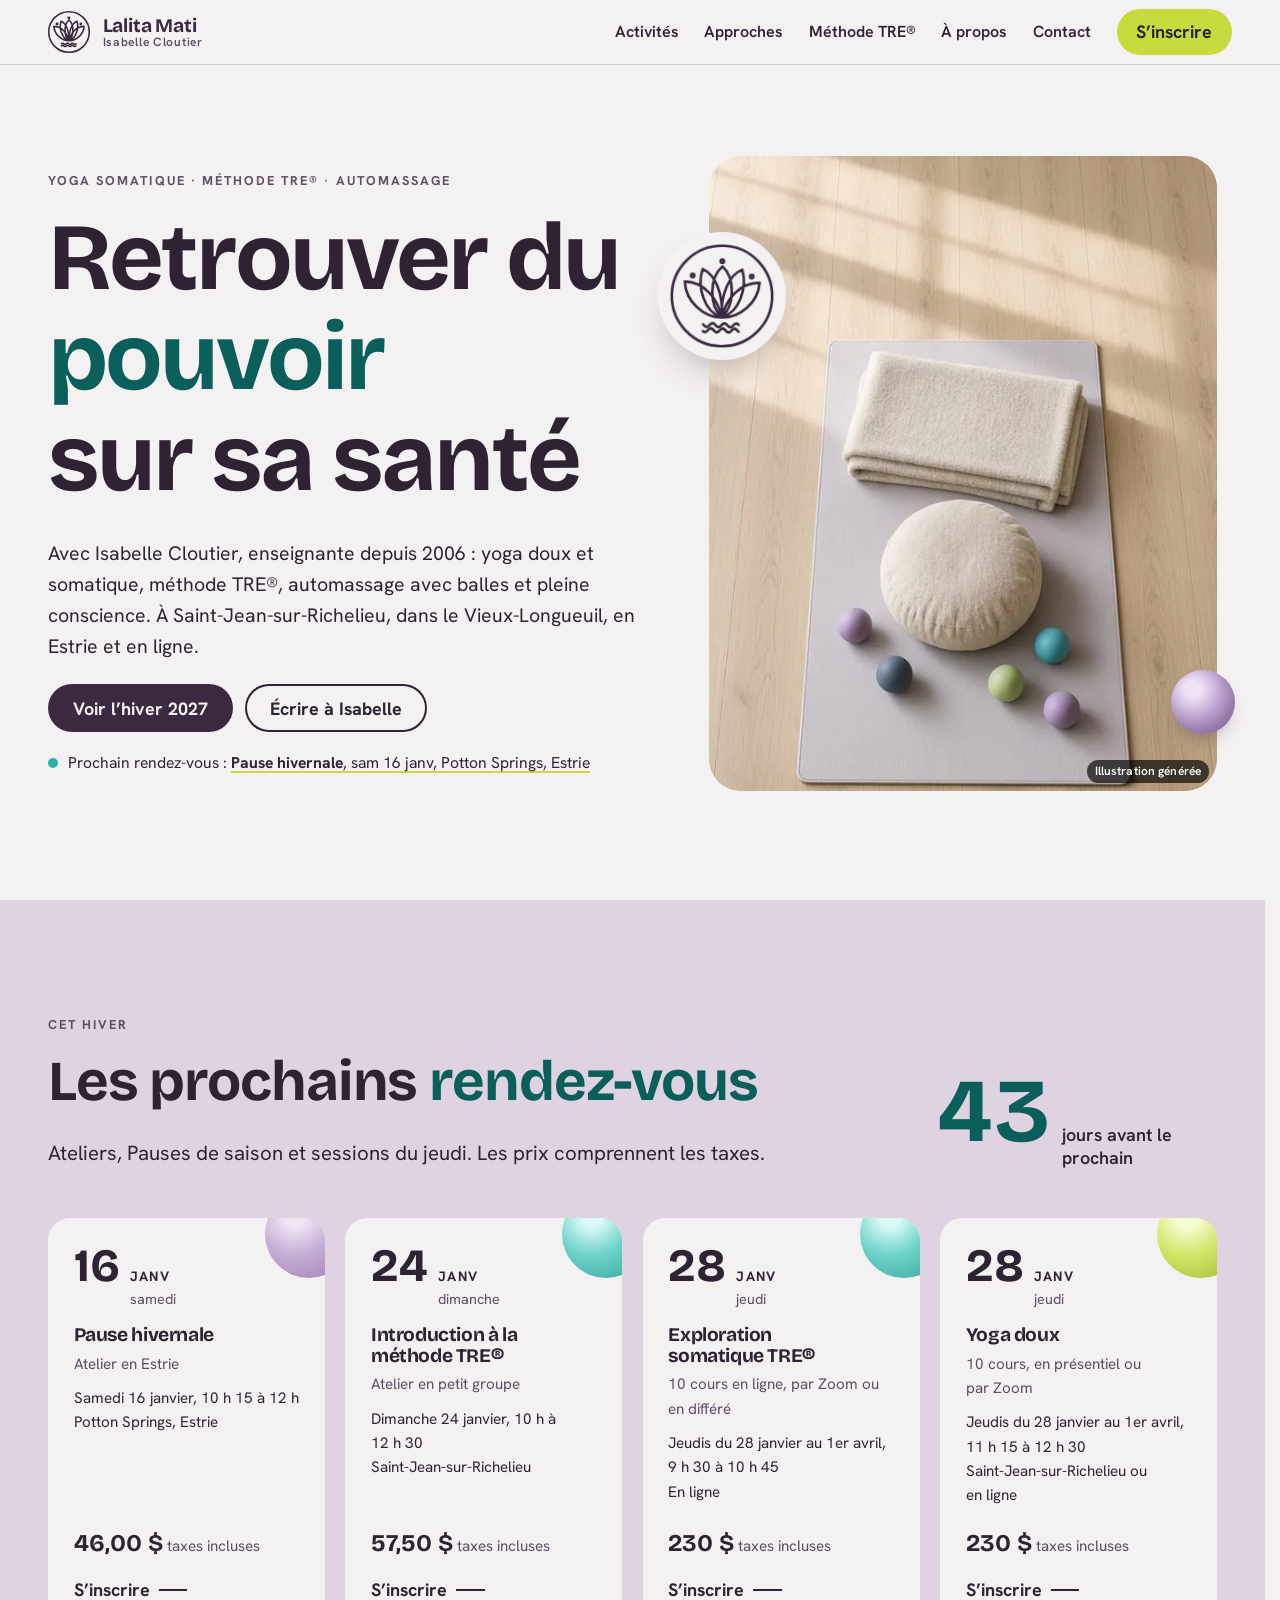
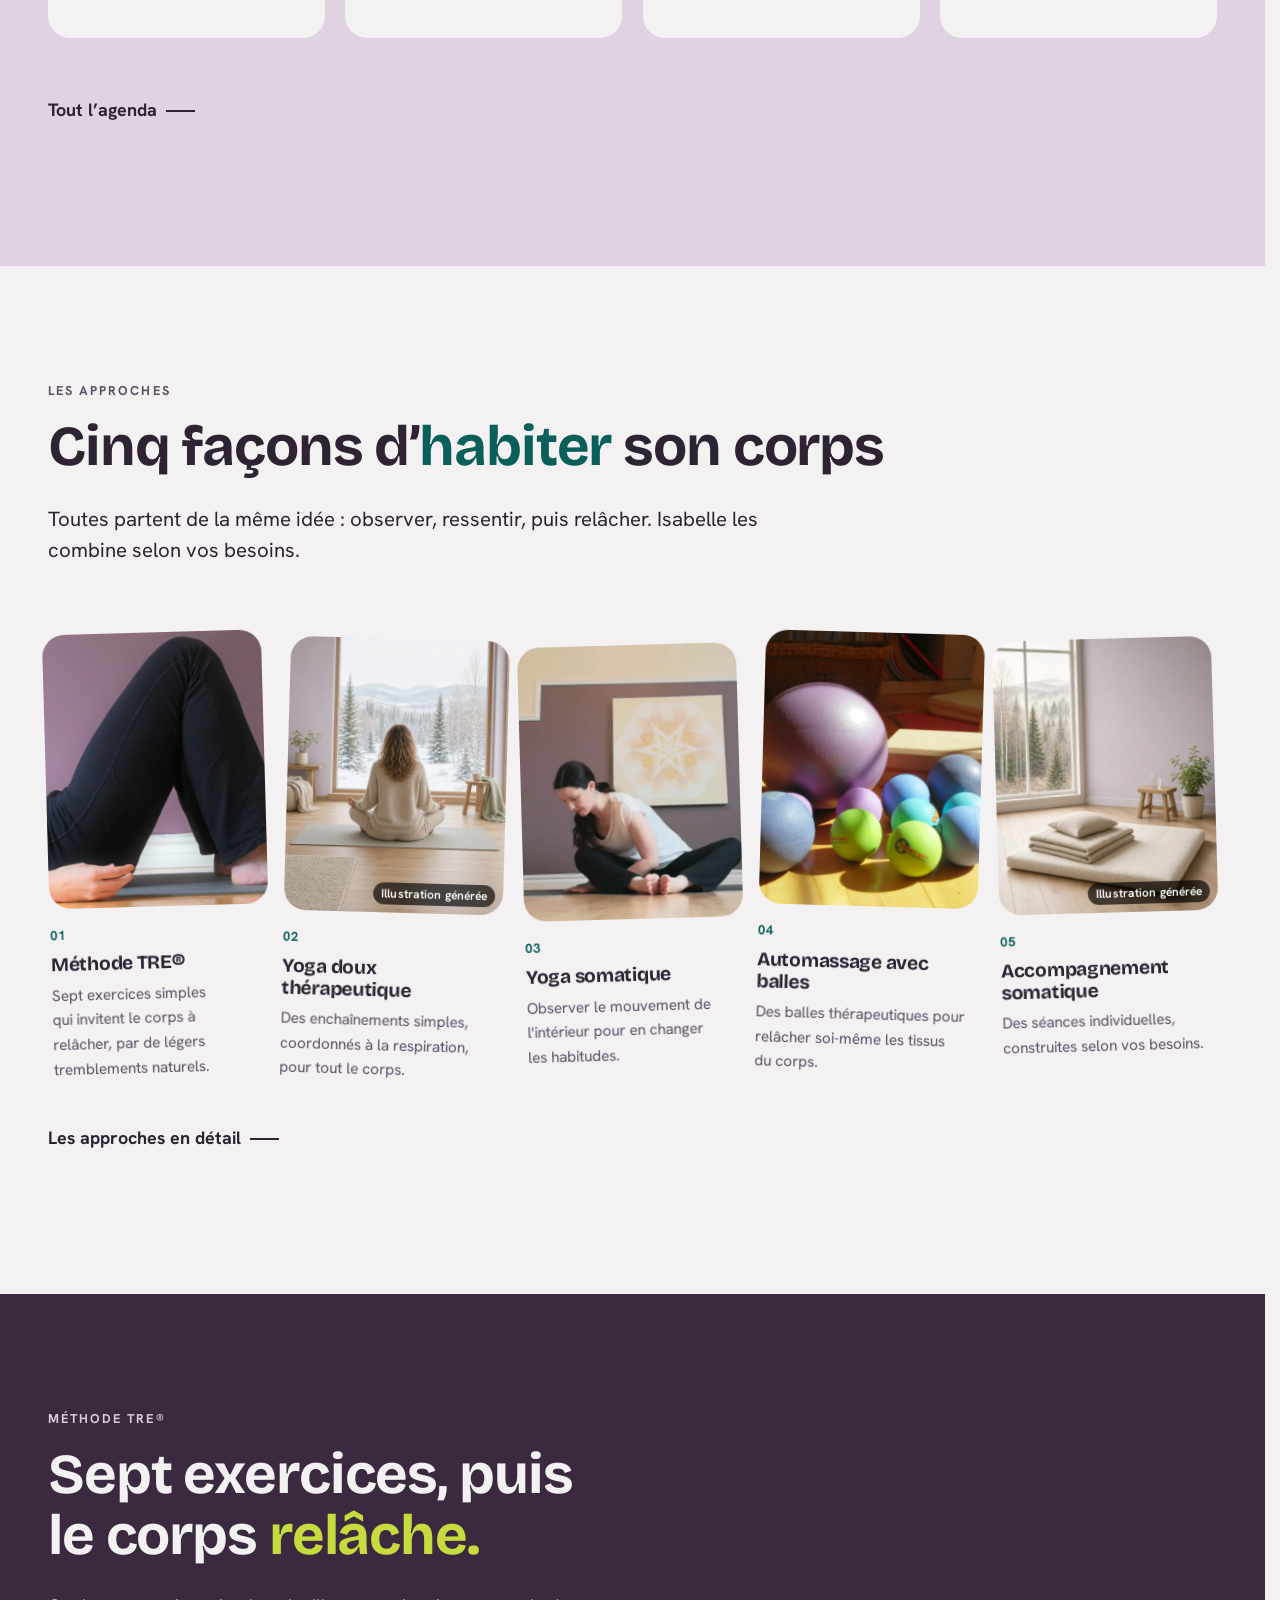
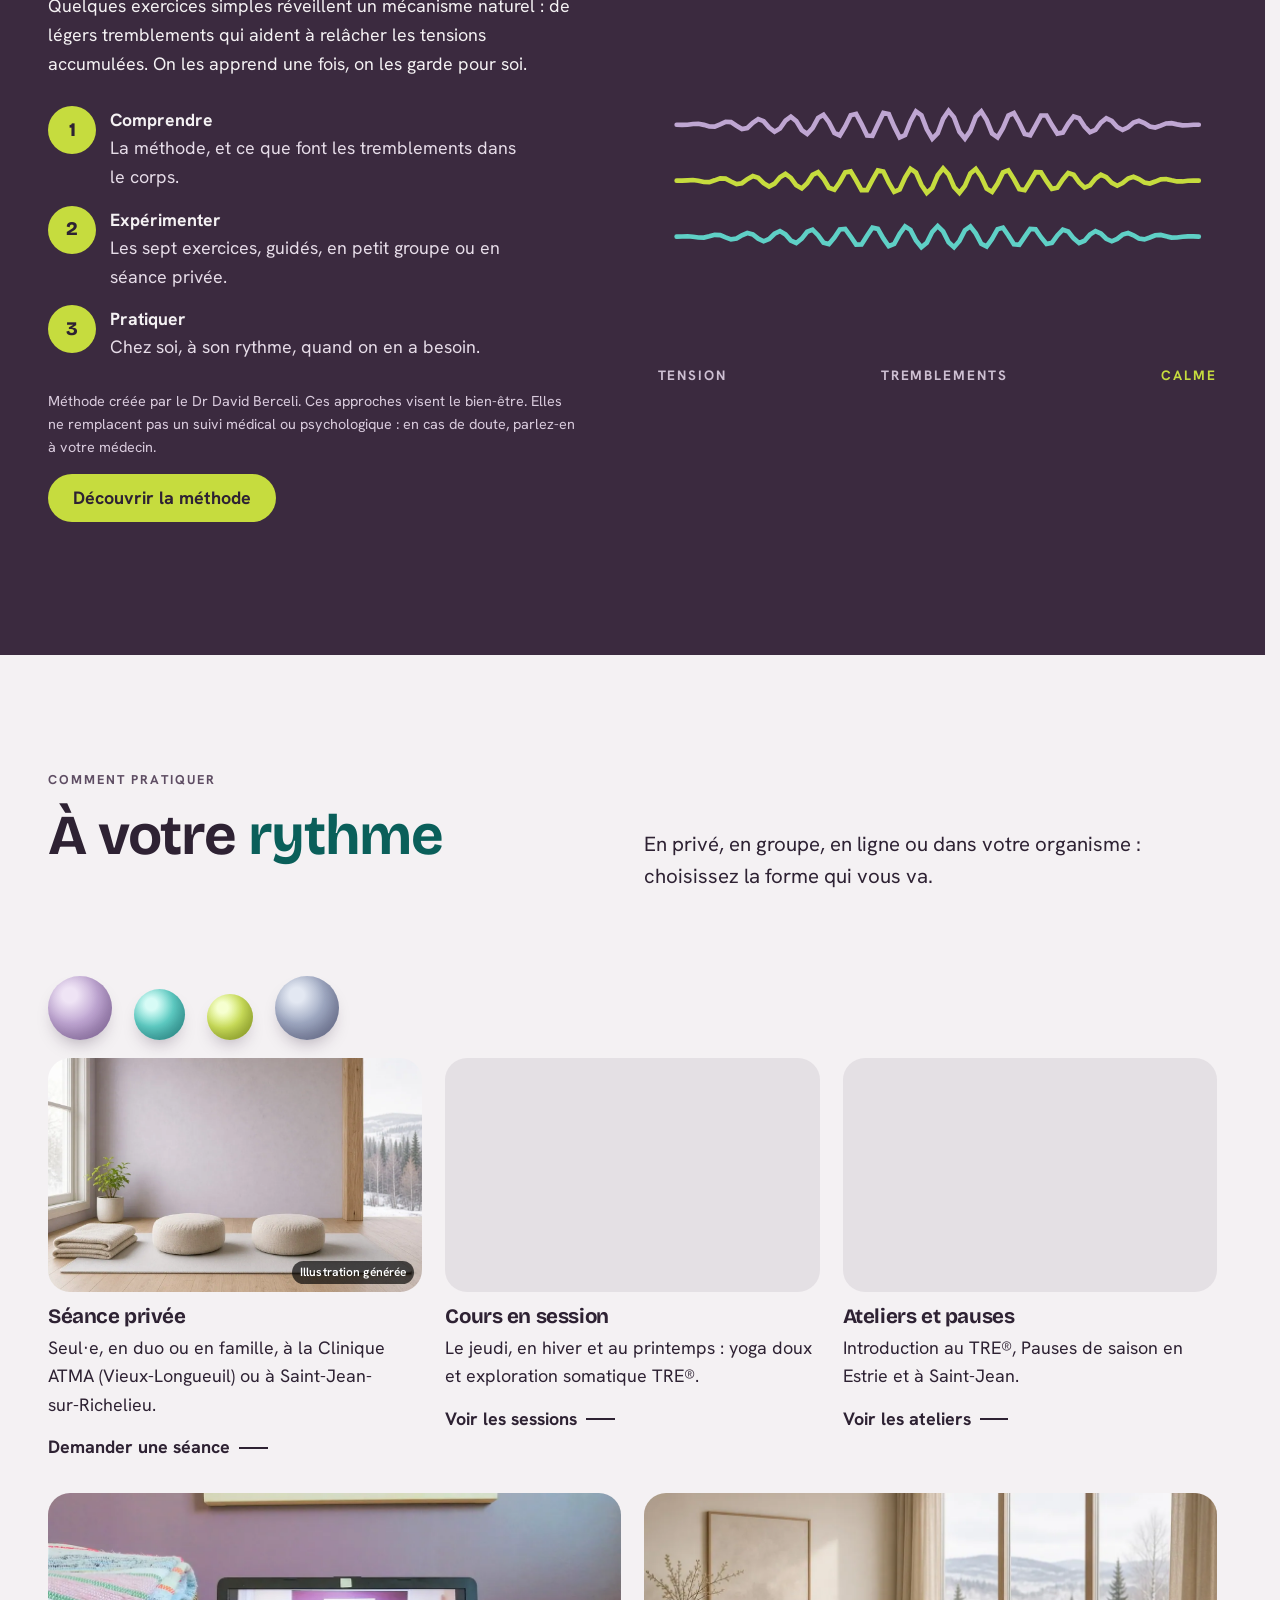
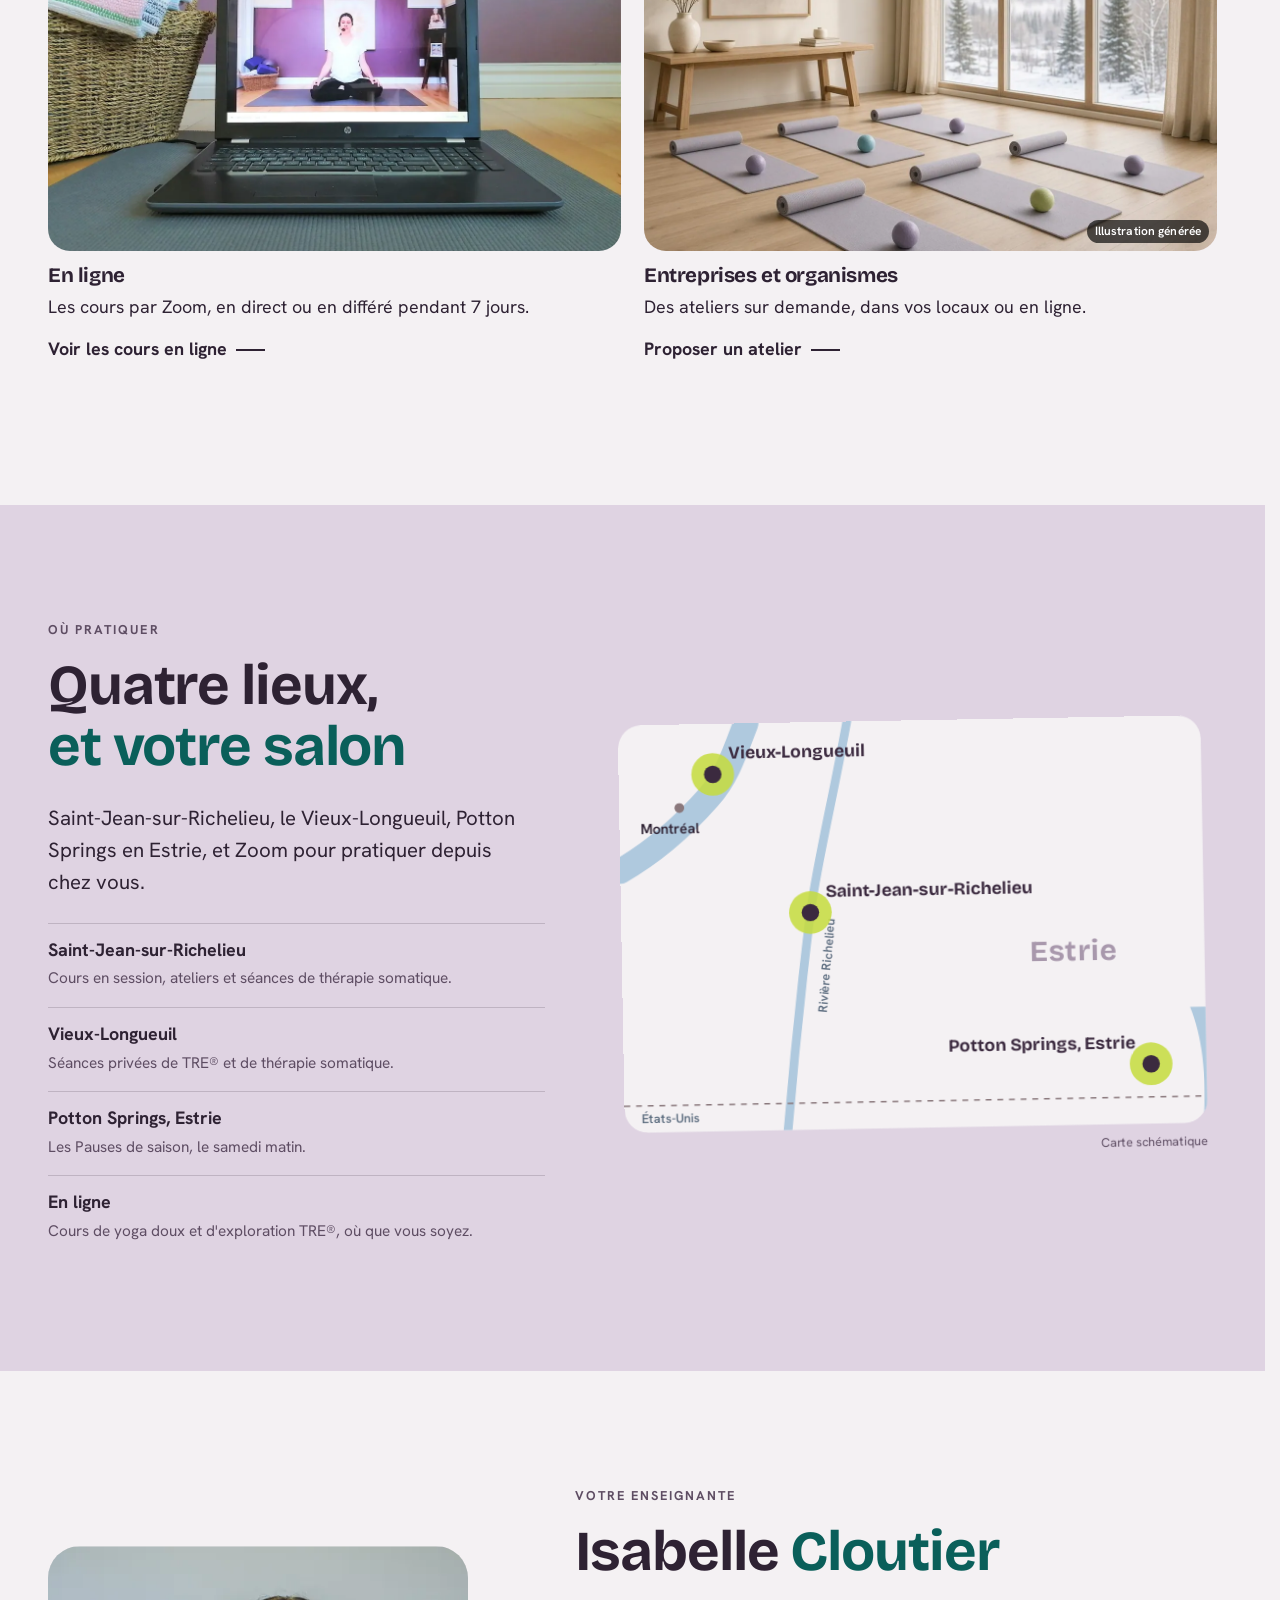
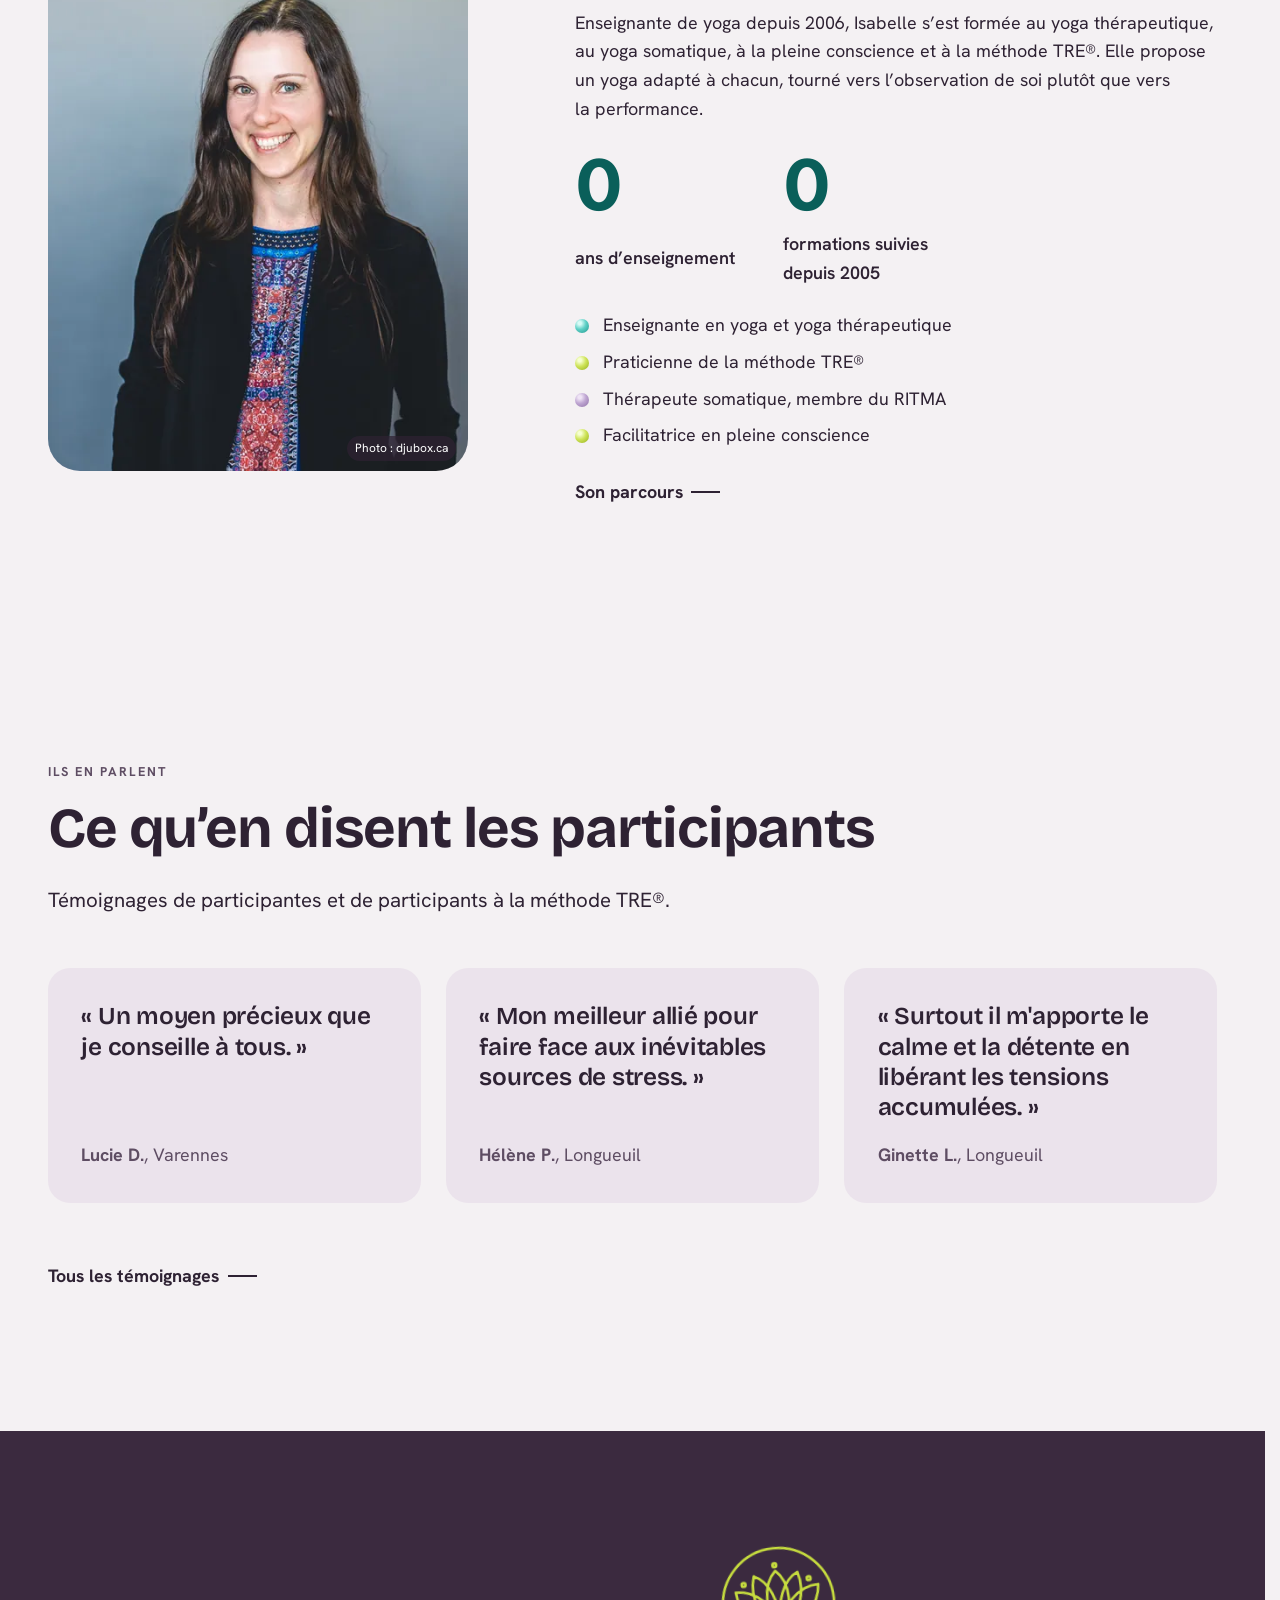
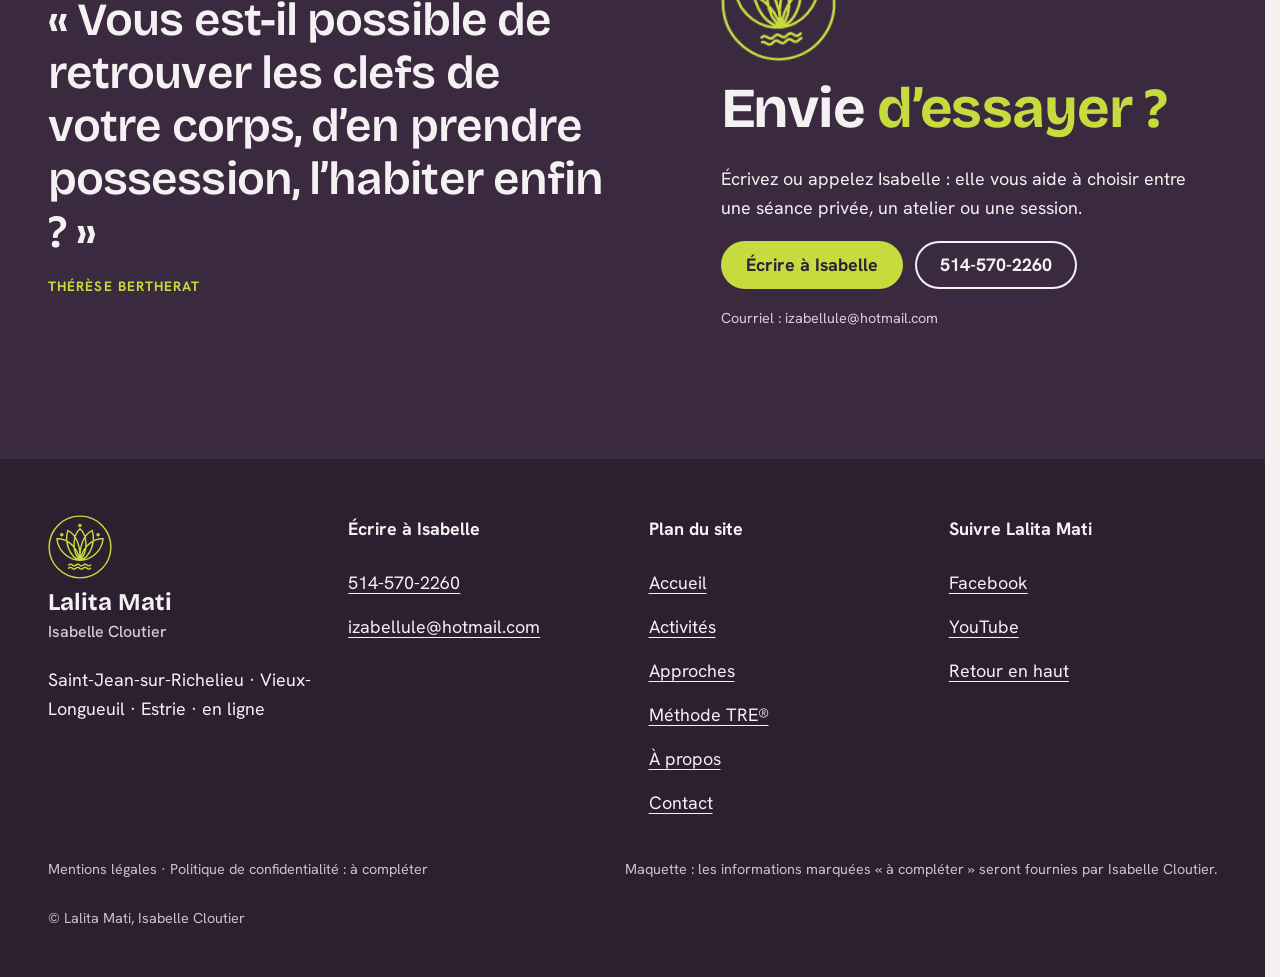
<file: index.html>
<!doctype html>
<html lang="fr-CA" data-v="1">
<head>
<meta charset="utf-8">
<meta name="viewport" content="width=device-width, initial-scale=1, viewport-fit=cover">
<title>Lalita Mati : yoga somatique et méthode TRE® avec Isabelle Cloutier</title>
<meta name="description" content="Yoga doux et somatique, méthode TRE®, automassage avec balles et pleine conscience, à Saint-Jean-sur-Richelieu, dans le Vieux-Longueuil, en Estrie et en ligne.">
<meta name="robots" content="noindex, nofollow">
<link rel="canonical" href="https://yogalalitamati-maquette.vercel.app/">
<style>:root{--fond:#F4F1F3;--texte:#2E2233;--voile-fond:#3B2A3F;--ouverture-fond:#3B2A3F}:root { --entete-h: 72px; --barres-h: 0px; } html { background: var(--fond); color: var(--texte); scrollbar-gutter: stable; } body { margin: 0; background: var(--fond); } html.js:not(.secours):not([data-arrivee="retour"]) [data-anime] { opacity: 0; } html.js:not(.secours):not([data-arrivee="retour"]) [data-anime].vu { opacity: 1; } [data-voile] { position: fixed; inset: 0; z-index: 900; background: var(--voile-fond); transform: translateY(100%); visibility: hidden; pointer-events: none; } html[data-arrivee="voile"]:not(.voile-leve):not(.secours) [data-voile] { transform: none; visibility: visible; } html.secours [data-voile] { visibility: hidden !important; } .ouverture-panneau { position: fixed; inset: 0; z-index: 850; display: none; place-content: center; justify-items: center; background: var(--ouverture-fond, var(--voile-fond)); color: var(--fond); text-align: center; } html.js[data-arrivee="intro"]:not(.secours):not(.intro-finie) .ouverture-panneau { display: grid; } html.defilement-bloque, html.defilement-bloque body, html.js[data-arrivee="intro"]:not(.secours):not(.intro-finie), html.js[data-arrivee="intro"]:not(.secours):not(.intro-finie) body, html[data-arrivee="voile"]:not(.voile-leve):not(.secours), html[data-arrivee="voile"]:not(.voile-leve):not(.secours) body { overflow: hidden; } html.js[data-arrivee="intro"]:not(.secours):not(.intro-finie) { background-color: var(--ouverture-fond, var(--voile-fond)); } html[data-arrivee="voile"]:not(.voile-leve):not(.secours) { background-color: var(--voile-fond); }</style>
<script>(function () {
var d = document.documentElement, ss = null, ls = null;
try { ss = window.sessionStorage; ls = window.localStorage; } catch (e) {}
d.classList.add('js');
var nav = performance.getEntriesByType ? performance.getEntriesByType('navigation')[0] : null;
var type = nav ? nav.type : 'navigate';
var depart = null;
try { depart = JSON.parse(ss.getItem('socle:depart') || 'null'); ss.removeItem('socle:depart'); } catch (e) {}
if (depart && !(Date.now() - depart.t < 15000)) depart = null;
var mode = type === 'back_forward' ? 'retour' : type === 'reload' ? 'intro' : depart ? 'voile' : 'intro';
d.setAttribute('data-arrivee', mode);
if (mode === 'voile' && depart.couleur) d.style.setProperty('--voile-fond', depart.couleur);
if (type === 'reload' && 'scrollRestoration' in history) {
history.scrollRestoration = 'manual';
}
try {
var choisie = ls && ls.getItem('socle:langue');
var langue = (d.lang || '').slice(0, 2);
if (choisie && choisie !== langue && type === 'navigate' && !depart) {
var alt = document.querySelector('link[rel="alternate"][hreflang="' + choisie + '"]');
if (alt) location.replace(new URL(alt.href).pathname + location.search + location.hash);
}
} catch (e) {}
setTimeout(function () { if (!d.classList.contains('demarre')) d.classList.add('secours'); }, 2000);
})();</script>
<link rel="preload" href="/assets/polices/bricolage-grotesque.woff2" as="font" type="font/woff2" crossorigin>
<link rel="preload" href="/assets/polices/hanken-grotesk.woff2" as="font" type="font/woff2" crossorigin>
<link rel="stylesheet" href="/assets/css/socle.css?v=1">
<link rel="stylesheet" href="/assets/css/site.css?v=1">
<link rel="modulepreload" href="/assets/js/site.js?v=1">
<link rel="modulepreload" href="/assets/js/socle/index.js?v=1">
<script src="/assets/vendor/gsap.min.js" defer></script>
<script src="/assets/vendor/ScrollTrigger.min.js" defer></script>
<script src="/assets/vendor/SplitText.min.js" defer></script>
<script type="module" src="/assets/js/site.js?v=1"></script>
<meta name="theme-color" content="#F4F1F3">
<link rel="icon" href="/assets/images/favicon.svg" type="image/svg+xml">
<link rel="apple-touch-icon" href="/assets/images/apple-touch-icon.png">
<meta property="og:type" content="website">
<meta property="og:site_name" content="Lalita Mati">
<meta property="og:locale" content="fr_CA">
<meta property="og:title" content="Lalita Mati : yoga somatique et méthode TRE® avec Isabelle Cloutier">
<meta property="og:description" content="Yoga doux et somatique, méthode TRE®, automassage avec balles et pleine conscience, à Saint-Jean-sur-Richelieu, dans le Vieux-Longueuil, en Estrie et en ligne.">
<meta property="og:url" content="https://yogalalitamati-maquette.vercel.app/">
<meta property="og:image" content="https://yogalalitamati-maquette.vercel.app/assets/partage/accueil-fr.jpg">
<meta property="og:image:width" content="1200">
<meta property="og:image:height" content="630">
<meta property="og:image:alt" content="Lalita Mati : retrouver du pouvoir sur sa santé">
<meta name="twitter:card" content="summary_large_image">
<script type="application/ld+json">{"@context":"https://schema.org","@type":"LocalBusiness","name":"Lalita Mati, Isabelle Cloutier","description":"Yoga somatique, yoga doux thérapeutique, méthode TRE®, automassage avec balles et pleine conscience, en séances privées, cours, ateliers et en ligne.","telephone":"+1-514-570-2260","email":"izabellule@hotmail.com","address":{"@type":"PostalAddress","streetAddress":"291, rue Richelieu","addressLocality":"Saint-Jean-sur-Richelieu","addressRegion":"QC","addressCountry":"CA"},"areaServed":["Saint-Jean-sur-Richelieu","Longueuil","Estrie"],"founder":{"@type":"Person","name":"Isabelle Cloutier","jobTitle":"Enseignante en yoga et yoga thérapeutique, praticienne de la méthode TRE®"},"sameAs":["https://www.facebook.com/yogalalitamati/","https://www.youtube.com/channel/UChI_zy8Xa_uAhh0LkR26-WQ/featured"]}</script>
</head>
<body id="haut">
<div data-voile data-forme="vague" aria-hidden="true"><svg class="voile-vague voile-vague--haut" viewBox="0 0 1440 120" preserveAspectRatio="none" aria-hidden="true"><path d="M0 120 C 240 20 480 20 720 70 S 1200 130 1440 40 V 120 H 0 Z"/></svg><svg class="voile-vague voile-vague--bas" viewBox="0 0 1440 120" preserveAspectRatio="none" aria-hidden="true"><path d="M0 0 C 240 100 480 100 720 50 S 1200 -10 1440 80 V 0 H 0 Z"/></svg><div class="voile-contenu"><svg class="lotus voile-lotus" viewBox="0 0 800 800" aria-hidden="true" focusable="false">
  <circle class="lotus-cercle" cx="400" cy="400" r="386" fill="none" stroke="currentColor" stroke-width="26" pathLength="1"/>
  <g fill="none" stroke="currentColor" stroke-width="26" stroke-linecap="round" stroke-linejoin="round">
    <path class="lotus-petales" d="M400 565 C 300 470 300 262 400 172 C 500 262 500 470 400 565 M248 195 C 205 330 262 522 400 565 M248 195 C 345 235 412 385 400 565 M552 195 C 595 330 538 522 400 565 M552 195 C 455 235 388 385 400 565 M112 293 C 122 450 262 567 400 565 M112 293 C 262 293 372 425 396 560 M688 293 C 678 450 538 567 400 565 M688 293 C 538 293 428 425 404 560" pathLength="1"/>
    <path class="lotus-vague lotus-vague--1" d="M258 625.0 L265 620.0 L272 616.1 L279 614.1 L285 614.5 L292 617.2 L299 621.6 L306 626.7 L313 631.5 L320 634.8 L327 636.0 L333 634.8 L340 631.5 L347 626.7 L354 621.6 L361 617.2 L368 614.5 L374 614.1 L381 616.1 L388 620.0 L395 625.0 L402 630.0 L409 633.9 L416 635.9 L422 635.5 L429 632.8 L436 628.4 L443 623.3 L450 618.5 L457 615.2 L464 614.0 L470 615.2 L477 618.5 L484 623.3 L491 628.4 L498 632.8 L505 635.5 L511 635.9 L518 633.9 L525 630.0 L532 625.0"/>
    <path class="lotus-vague lotus-vague--2" d="M258 665.0 L265 660.0 L272 656.1 L279 654.1 L285 654.5 L292 657.2 L299 661.6 L306 666.7 L313 671.5 L320 674.8 L327 676.0 L333 674.8 L340 671.5 L347 666.7 L354 661.6 L361 657.2 L368 654.5 L374 654.1 L381 656.1 L388 660.0 L395 665.0 L402 670.0 L409 673.9 L416 675.9 L422 675.5 L429 672.8 L436 668.4 L443 663.3 L450 658.5 L457 655.2 L464 654.0 L470 655.2 L477 658.5 L484 663.3 L491 668.4 L498 672.8 L505 675.5 L511 675.9 L518 673.9 L525 670.0 L532 665.0"/>
    <circle class="lotus-point" cx="398" cy="132" r="13"/><circle class="lotus-point" cx="172" cy="246" r="13"/><circle class="lotus-point" cx="626" cy="246" r="13"/>
  </g>
</svg><span data-voile-libelle>Accueil</span></div></div>
<div class="ouverture-panneau" data-ouverture aria-hidden="true">
  <div class="ouverture-objet" data-ouverture-objet><svg class="lotus ouverture-lotus" viewBox="0 0 800 800" aria-hidden="true" focusable="false">
  <circle class="lotus-cercle" cx="400" cy="400" r="386" fill="none" stroke="currentColor" stroke-width="16" pathLength="1"/>
  <g fill="none" stroke="currentColor" stroke-width="16" stroke-linecap="round" stroke-linejoin="round">
    <path class="lotus-petales" d="M400 565 C 300 470 300 262 400 172 C 500 262 500 470 400 565 M248 195 C 205 330 262 522 400 565 M248 195 C 345 235 412 385 400 565 M552 195 C 595 330 538 522 400 565 M552 195 C 455 235 388 385 400 565 M112 293 C 122 450 262 567 400 565 M112 293 C 262 293 372 425 396 560 M688 293 C 678 450 538 567 400 565 M688 293 C 538 293 428 425 404 560" pathLength="1"/>
    <path class="lotus-vague lotus-vague--1" d="M258 625.0 L265 620.0 L272 616.1 L279 614.1 L285 614.5 L292 617.2 L299 621.6 L306 626.7 L313 631.5 L320 634.8 L327 636.0 L333 634.8 L340 631.5 L347 626.7 L354 621.6 L361 617.2 L368 614.5 L374 614.1 L381 616.1 L388 620.0 L395 625.0 L402 630.0 L409 633.9 L416 635.9 L422 635.5 L429 632.8 L436 628.4 L443 623.3 L450 618.5 L457 615.2 L464 614.0 L470 615.2 L477 618.5 L484 623.3 L491 628.4 L498 632.8 L505 635.5 L511 635.9 L518 633.9 L525 630.0 L532 625.0"/>
    <path class="lotus-vague lotus-vague--2" d="M258 665.0 L265 660.0 L272 656.1 L279 654.1 L285 654.5 L292 657.2 L299 661.6 L306 666.7 L313 671.5 L320 674.8 L327 676.0 L333 674.8 L340 671.5 L347 666.7 L354 661.6 L361 657.2 L368 654.5 L374 654.1 L381 656.1 L388 660.0 L395 665.0 L402 670.0 L409 673.9 L416 675.9 L422 675.5 L429 672.8 L436 668.4 L443 663.3 L450 658.5 L457 655.2 L464 654.0 L470 655.2 L477 658.5 L484 663.3 L491 668.4 L498 672.8 L505 675.5 L511 675.9 L518 673.9 L525 670.0 L532 665.0"/>
    <circle class="lotus-point" cx="398" cy="132" r="13"/><circle class="lotus-point" cx="172" cy="246" r="13"/><circle class="lotus-point" cx="626" cy="246" r="13"/>
  </g>
</svg></div>
  <p class="ouverture-nom">Lalita Mati</p>
  <p class="ouverture-ligne">Yoga somatique · Méthode TRE®</p>
</div>
<a class="evitement" href="#contenu">Aller au contenu</a>
<header data-entete>
  <div class="entete-rangee">
    <a class="entete-logo" href="/" data-libelle="Accueil" aria-current="page">
      <svg class="lotus entete-lotus" viewBox="0 0 800 800" aria-hidden="true" focusable="false">
  <circle class="lotus-cercle" cx="400" cy="400" r="386" fill="none" stroke="currentColor" stroke-width="30" pathLength="1"/>
  <g fill="none" stroke="currentColor" stroke-width="30" stroke-linecap="round" stroke-linejoin="round">
    <path class="lotus-petales" d="M400 565 C 300 470 300 262 400 172 C 500 262 500 470 400 565 M248 195 C 205 330 262 522 400 565 M248 195 C 345 235 412 385 400 565 M552 195 C 595 330 538 522 400 565 M552 195 C 455 235 388 385 400 565 M112 293 C 122 450 262 567 400 565 M112 293 C 262 293 372 425 396 560 M688 293 C 678 450 538 567 400 565 M688 293 C 538 293 428 425 404 560" pathLength="1"/>
    <path class="lotus-vague lotus-vague--1" d="M258 625.0 L265 620.0 L272 616.1 L279 614.1 L285 614.5 L292 617.2 L299 621.6 L306 626.7 L313 631.5 L320 634.8 L327 636.0 L333 634.8 L340 631.5 L347 626.7 L354 621.6 L361 617.2 L368 614.5 L374 614.1 L381 616.1 L388 620.0 L395 625.0 L402 630.0 L409 633.9 L416 635.9 L422 635.5 L429 632.8 L436 628.4 L443 623.3 L450 618.5 L457 615.2 L464 614.0 L470 615.2 L477 618.5 L484 623.3 L491 628.4 L498 632.8 L505 635.5 L511 635.9 L518 633.9 L525 630.0 L532 625.0"/>
    <path class="lotus-vague lotus-vague--2" d="M258 665.0 L265 660.0 L272 656.1 L279 654.1 L285 654.5 L292 657.2 L299 661.6 L306 666.7 L313 671.5 L320 674.8 L327 676.0 L333 674.8 L340 671.5 L347 666.7 L354 661.6 L361 657.2 L368 654.5 L374 654.1 L381 656.1 L388 660.0 L395 665.0 L402 670.0 L409 673.9 L416 675.9 L422 675.5 L429 672.8 L436 668.4 L443 663.3 L450 658.5 L457 655.2 L464 654.0 L470 655.2 L477 658.5 L484 663.3 L491 668.4 L498 672.8 L505 675.5 L511 675.9 L518 673.9 L525 670.0 L532 665.0"/>
    <circle class="lotus-point" cx="398" cy="132" r="13"/><circle class="lotus-point" cx="172" cy="246" r="13"/><circle class="lotus-point" cx="626" cy="246" r="13"/>
  </g>
</svg><span class="entete-nom"><span>Lalita Mati</span><small>Isabelle Cloutier</small></span>
    </a>
    <nav data-nav aria-label="Navigation principale">
      <ul><li><a href="/activites" data-libelle="Activités">Activités</a></li><li><a href="/approches" data-libelle="Approches">Approches</a></li><li><a href="/methode-tre" data-libelle="Méthode TRE®">Méthode TRE®</a></li><li><a href="/a-propos" data-libelle="À propos">À propos</a></li><li><a href="/contact" data-libelle="Contact">Contact</a></li></ul>
    </nav>
    <div class="entete-actions">
      <a class="bouton" href="/activites" data-libelle="Activités">S’inscrire</a>
      <button type="button" data-menu-bouton aria-controls="menu" aria-expanded="false" data-libelle-ouvrir="Menu" data-libelle-fermer="Fermer"><span data-libelle-bouton>Menu</span></button>
      <a class="menu-sansjs" href="#menu" data-menu-lien>Menu</a>
    </div>
  </div>
</header>
<script>/* Avant le premier affichage : rangées de la navigation (même règle que ajusterNav dans assets/js/socle/entete.js)
   et hauteur réelle de l'en-tête, pour que rien ne saute quand le JavaScript du site prend la main. */
(function () {
  var h = document.documentElement, u = document.querySelector('[data-nav] ul'), e = document.querySelector('[data-entete]');
  if (u) {
    var deborde = function () { return u.scrollWidth > u.clientWidth + 1; }, c = deborde();
    if (c && window.matchMedia('(min-width: 900px)').matches) {
      h.classList.add('nav-deux-rangees'); c = deborde();
      if (c) { h.classList.add('nav-deux-lignes'); var a = u.querySelector('a'); c = !a || u.getBoundingClientRect().height > a.getBoundingClientRect().height * 2.5; }
      if (c) h.classList.remove('nav-deux-rangees', 'nav-deux-lignes');
    }
    if (c) h.classList.add('nav-compacte');
  }
  if (e) h.style.setProperty('--entete-h', Math.round(e.getBoundingClientRect().height) + 'px');
})();</script>
<span id="menu-ferme" aria-hidden="true"></span>
<div id="menu" data-menu role="dialog" aria-modal="true" aria-label="Menu">
  <p class="menu-sansjs-fermer"><a href="#menu-ferme">Fermer</a></p>
  <ul><li style="--i:0"><a href="/" class="menu-lien" data-libelle="Accueil" aria-current="page">Accueil</a></li><li style="--i:1"><a href="/activites" class="menu-lien" data-libelle="Activités">Activités</a></li><li style="--i:2"><a href="/approches" class="menu-lien" data-libelle="Approches">Approches</a></li><li style="--i:3"><a href="/methode-tre" class="menu-lien" data-libelle="Méthode TRE®">Méthode TRE®</a></li><li style="--i:4"><a href="/a-propos" class="menu-lien" data-libelle="À propos">À propos</a></li><li style="--i:5"><a href="/contact" class="menu-lien" data-libelle="Contact">Contact</a></li></ul>
  <p class="menu-actions"><a class="bouton" href="tel:+15145702260">Appeler 514-570-2260</a></p>
  <p class="menu-lieux">Saint-Jean-sur-Richelieu · Vieux-Longueuil · Estrie · en ligne</p>
</div>
<main id="contenu" tabindex="-1">
<section class="hero" id="debut">
  <div class="hero-texte">
    <p class="surtitre" data-anime="gsap">Yoga somatique · Méthode TRE® · Automassage</p>
    <h1 class="hero-titre titre-xl" data-anime="gsap">
      <span class="masque-ligne"><span class="hero-ligne">Retrouver du</span></span>
      <span class="masque-ligne"><span class="hero-ligne"><em>pouvoir</em></span></span>
      <span class="masque-ligne"><span class="hero-ligne">sur sa santé</span></span>
    </h1>
    <p class="hero-intro masque-ecran-tres-bas" data-anime="gsap">Avec Isabelle Cloutier, enseignante depuis 2006 : yoga doux et somatique, méthode TRE®, automassage avec balles et pleine conscience. À Saint-Jean-sur-Richelieu, dans le Vieux-Longueuil, en Estrie et en ligne.</p>
    <div class="hero-actions" data-anime="gsap">
      <a href="/activites" class="bouton" data-libelle="Activités" data-action-principale data-survol="magnetique">Voir l’hiver 2027</a>
      <a href="/contact" class="bouton bouton--contour" data-libelle="Contact">Écrire à Isabelle</a>
    </div>
    <p class="hero-info" data-info-cle data-anime="gsap">
      <span class="pastille-vivante" aria-hidden="true"></span>
      <span>Prochain rendez-vous : <a href="/activites#agenda" data-libelle="Activités"><strong>Pause hivernale</strong>, sam 16 janv, Potton Springs, Estrie</a></span>
    </p>
  </div>
  <div class="hero-visuel">
    <figure class="media hero-media" data-grok data-fx="parallaxe" data-fx-force="6" data-boucle-css style="--cadrage:50% 50%">
  <picture><source media="(max-width: 760px) and (orientation: portrait)" srcset="/assets/images/grok/accueil-ouverture-mobile-640.webp 640w, /assets/images/grok/accueil-ouverture-mobile-1080.webp 1080w" sizes="(max-width: 760px) 92vw, 44vw">
    <img src="/assets/images/grok/accueil-ouverture-1280.webp" srcset="/assets/images/grok/accueil-ouverture-640.webp 640w, /assets/images/grok/accueil-ouverture-1280.webp 1280w, /assets/images/grok/accueil-ouverture-1920.webp 1920w" sizes="(max-width: 760px) 92vw, 44vw" alt="Lalita Mati : retrouver du pouvoir sur sa santé" width="1280" height="1600" fetchpriority="high" loading="eager" decoding="async">
  </picture><figcaption class="mention-ia">Illustration générée</figcaption>
</figure>
    <div class="hero-lotus" data-iris-centre="disque" data-effet="lotus" data-boucle-css><svg class="lotus lotus-vivant" viewBox="0 0 800 800" aria-hidden="true" focusable="false">
  <circle class="lotus-cercle" cx="400" cy="400" r="386" fill="none" stroke="currentColor" stroke-width="20" pathLength="1"/>
  <g fill="none" stroke="currentColor" stroke-width="20" stroke-linecap="round" stroke-linejoin="round">
    <path class="lotus-petales" d="M400 565 C 300 470 300 262 400 172 C 500 262 500 470 400 565 M248 195 C 205 330 262 522 400 565 M248 195 C 345 235 412 385 400 565 M552 195 C 595 330 538 522 400 565 M552 195 C 455 235 388 385 400 565 M112 293 C 122 450 262 567 400 565 M112 293 C 262 293 372 425 396 560 M688 293 C 678 450 538 567 400 565 M688 293 C 538 293 428 425 404 560" pathLength="1"/>
    <path class="lotus-vague lotus-vague--1" d="M258 625.0 L265 620.0 L272 616.1 L279 614.1 L285 614.5 L292 617.2 L299 621.6 L306 626.7 L313 631.5 L320 634.8 L327 636.0 L333 634.8 L340 631.5 L347 626.7 L354 621.6 L361 617.2 L368 614.5 L374 614.1 L381 616.1 L388 620.0 L395 625.0 L402 630.0 L409 633.9 L416 635.9 L422 635.5 L429 632.8 L436 628.4 L443 623.3 L450 618.5 L457 615.2 L464 614.0 L470 615.2 L477 618.5 L484 623.3 L491 628.4 L498 632.8 L505 635.5 L511 635.9 L518 633.9 L525 630.0 L532 625.0"/>
    <path class="lotus-vague lotus-vague--2" d="M258 665.0 L265 660.0 L272 656.1 L279 654.1 L285 654.5 L292 657.2 L299 661.6 L306 666.7 L313 671.5 L320 674.8 L327 676.0 L333 674.8 L340 671.5 L347 666.7 L354 661.6 L361 657.2 L368 654.5 L374 654.1 L381 656.1 L388 660.0 L395 665.0 L402 670.0 L409 673.9 L416 675.9 L422 675.5 L429 672.8 L436 668.4 L443 663.3 L450 658.5 L457 655.2 L464 654.0 L470 655.2 L477 658.5 L484 663.3 L491 668.4 L498 672.8 L505 675.5 L511 675.9 L518 673.9 L525 670.0 L532 665.0"/>
    <circle class="lotus-point" cx="398" cy="132" r="13"/><circle class="lotus-point" cx="172" cy="246" r="13"/><circle class="lotus-point" cx="626" cy="246" r="13"/>
  </g>
</svg></div>
    <span class="balle balle--lilas hero-balle" aria-hidden="true" data-boucle-css></span>
  </div>
</section>
<section class="section dates" id="dates">
  <div class="conteneur dates-tete">
    <div>
      <p class="surtitre">Cet hiver</p>
      <h2 class="titre-l" data-anime="lignes">Les prochains <em>rendez-vous</em></h2>
      <p class="chapo">Ateliers, Pauses de saison et sessions du jeudi. Les prix comprennent les taxes.</p>
    </div>
    <p class="compte-jours"><strong class="compte-chiffre" data-jours data-effet="compte-jours">57</strong><span>jours avant le prochain</span></p>
  </div>
  <div class="conteneur dates-defile" tabindex="0" role="region" aria-label="Les prochains rendez-vous">
    <ol class="dates-grille" data-anime="cascade">
      <li class="date-carte date-carte--pause" data-date data-debut="2027-01-16T10:15" data-fin="2027-01-16T12:00" data-resume="Pause hivernale, sam 16 janv, Potton Springs, Estrie">
  <p class="date-quand" aria-hidden="true"><span class="date-num">16</span><span class="date-mois">janv</span><span class="date-jour">samedi</span></p>
  <h3 class="date-titre">Pause hivernale</h3>
  <p class="date-sous">Atelier en Estrie</p>
  <p class="date-infos">Samedi 16 janvier, 10 h 15 à 12 h<br>Potton Springs, Estrie</p>
  <p class="date-prix" data-prix><strong>46,00 $</strong> <span>taxes incluses</span></p>
  <a href="/contact?objet=activite&amp;activite=pause-hiver-potton#formulaire" class="lien-fleche" data-libelle="Contact" aria-label="S’inscrire : Pause hivernale, sam 16 janv">S’inscrire</a>
</li><li class="date-carte date-carte--tre" data-date data-debut="2027-01-24T10:00" data-fin="2027-01-24T12:30" data-resume="Introduction à la méthode TRE®, dim 24 janv, Saint-Jean-sur-Richelieu">
  <p class="date-quand" aria-hidden="true"><span class="date-num">24</span><span class="date-mois">janv</span><span class="date-jour">dimanche</span></p>
  <h3 class="date-titre">Introduction à la méthode TRE®</h3>
  <p class="date-sous">Atelier en petit groupe</p>
  <p class="date-infos">Dimanche 24 janvier, 10 h à 12 h 30<br>Saint-Jean-sur-Richelieu</p>
  <p class="date-prix" data-prix><strong>57,50 $</strong> <span>taxes incluses</span></p>
  <a href="/contact?objet=activite&amp;activite=intro-tre-hiver#formulaire" class="lien-fleche" data-libelle="Contact" aria-label="S’inscrire : Introduction à la méthode TRE®, dim 24 janv">S’inscrire</a>
</li><li class="date-carte date-carte--tre" data-date data-debut="2027-01-28T09:30" data-fin="2027-04-01T10:45" data-resume="Exploration somatique TRE®, jeu 28 janv, En ligne">
  <p class="date-quand" aria-hidden="true"><span class="date-num">28</span><span class="date-mois">janv</span><span class="date-jour">jeudi</span></p>
  <h3 class="date-titre">Exploration somatique TRE®</h3>
  <p class="date-sous">10 cours en ligne, par Zoom ou en différé</p>
  <p class="date-infos">Jeudis du 28 janvier au 1er avril, 9 h 30 à 10 h 45<br>En ligne</p>
  <p class="date-prix" data-prix><strong>230 $</strong> <span>taxes incluses</span></p>
  <a href="/contact?objet=activite&amp;activite=tre-hiver-ligne#formulaire" class="lien-fleche" data-libelle="Contact" aria-label="S’inscrire : Exploration somatique TRE®, jeu 28 janv">S’inscrire</a>
</li><li class="date-carte date-carte--yoga" data-date data-debut="2027-01-28T11:15" data-fin="2027-04-01T12:30" data-resume="Yoga doux, jeu 28 janv, Saint-Jean-sur-Richelieu ou en ligne">
  <p class="date-quand" aria-hidden="true"><span class="date-num">28</span><span class="date-mois">janv</span><span class="date-jour">jeudi</span></p>
  <h3 class="date-titre">Yoga doux</h3>
  <p class="date-sous">10 cours, en présentiel ou par Zoom</p>
  <p class="date-infos">Jeudis du 28 janvier au 1er avril, 11 h 15 à 12 h 30<br>Saint-Jean-sur-Richelieu ou en ligne</p>
  <p class="date-prix" data-prix><strong>230 $</strong> <span>taxes incluses</span></p>
  <a href="/contact?objet=activite&amp;activite=yoga-doux-hiver#formulaire" class="lien-fleche" data-libelle="Contact" aria-label="S’inscrire : Yoga doux, jeu 28 janv">S’inscrire</a>
</li><li class="date-carte date-carte--tre" data-date data-debut="2027-01-28T14:30" data-fin="2027-04-01T15:45" data-resume="Exploration somatique TRE®, jeu 28 janv, Saint-Jean-sur-Richelieu" hidden>
  <p class="date-quand" aria-hidden="true"><span class="date-num">28</span><span class="date-mois">janv</span><span class="date-jour">jeudi</span></p>
  <h3 class="date-titre">Exploration somatique TRE®</h3>
  <p class="date-sous">10 cours en présentiel</p>
  <p class="date-infos">Jeudis du 28 janvier au 1er avril, 14 h 30 à 15 h 45<br>Saint-Jean-sur-Richelieu</p>
  <p class="date-prix" data-prix><strong>230 $</strong> <span>taxes incluses</span></p>
  <a href="/contact?objet=activite&amp;activite=tre-hiver-presentiel#formulaire" class="lien-fleche" data-libelle="Contact" aria-label="S’inscrire : Exploration somatique TRE®, jeu 28 janv">S’inscrire</a>
</li><li class="date-carte date-carte--pause" data-date data-debut="2027-02-05T19:00" data-fin="2027-02-05T20:45" data-resume="Pause hivernale, ven 5 févr, Saint-Jean" hidden>
  <p class="date-quand" aria-hidden="true"><span class="date-num">5</span><span class="date-mois">févr</span><span class="date-jour">vendredi</span></p>
  <h3 class="date-titre">Pause hivernale</h3>
  <p class="date-sous">Atelier du vendredi soir</p>
  <p class="date-infos">Vendredi 5 février, 19 h à 20 h 45<br>Saint-Jean</p>
  <p class="date-prix" data-prix><strong>46,00 $</strong> <span>taxes incluses</span></p>
  <a href="/contact?objet=activite&amp;activite=pause-hiver-saint-jean#formulaire" class="lien-fleche" data-libelle="Contact" aria-label="S’inscrire : Pause hivernale, ven 5 févr">S’inscrire</a>
</li><li class="date-carte date-carte--tre" data-date data-debut="2027-04-02T19:00" data-fin="2027-04-02T21:30" data-resume="Introduction à la méthode TRE®, ven 2 avr, Saint-Jean-sur-Richelieu" hidden>
  <p class="date-quand" aria-hidden="true"><span class="date-num">2</span><span class="date-mois">avr</span><span class="date-jour">vendredi</span></p>
  <h3 class="date-titre">Introduction à la méthode TRE®</h3>
  <p class="date-sous">Atelier en petit groupe</p>
  <p class="date-infos">Vendredi 2 avril, 19 h à 21 h 30<br>Saint-Jean-sur-Richelieu</p>
  <p class="date-prix" data-prix><strong>57,50 $</strong> <span>taxes incluses</span></p>
  <a href="/contact?objet=activite&amp;activite=intro-tre-printemps#formulaire" class="lien-fleche" data-libelle="Contact" aria-label="S’inscrire : Introduction à la méthode TRE®, ven 2 avr">S’inscrire</a>
</li><li class="date-carte date-carte--pause" data-date data-debut="2027-04-10T10:15" data-fin="2027-04-10T12:00" data-resume="Pause printanière, sam 10 avr, Potton Springs, Estrie" hidden>
  <p class="date-quand" aria-hidden="true"><span class="date-num">10</span><span class="date-mois">avr</span><span class="date-jour">samedi</span></p>
  <h3 class="date-titre">Pause printanière</h3>
  <p class="date-sous">Atelier en Estrie</p>
  <p class="date-infos">Samedi 10 avril, 10 h 15 à 12 h<br>Potton Springs, Estrie</p>
  <p class="date-prix" data-prix><strong>46,00 $</strong> <span>taxes incluses</span></p>
  <a href="/contact?objet=activite&amp;activite=pause-printemps-potton#formulaire" class="lien-fleche" data-libelle="Contact" aria-label="S’inscrire : Pause printanière, sam 10 avr">S’inscrire</a>
</li><li class="date-carte date-carte--tre" data-date data-debut="2027-04-22T09:30" data-fin="2027-06-10T10:45" data-resume="Exploration somatique TRE®, jeu 22 avr, En ligne" hidden>
  <p class="date-quand" aria-hidden="true"><span class="date-num">22</span><span class="date-mois">avr</span><span class="date-jour">jeudi</span></p>
  <h3 class="date-titre">Exploration somatique TRE®</h3>
  <p class="date-sous">8 cours en ligne, par Zoom ou en différé</p>
  <p class="date-infos">Jeudis du 22 avril au 10 juin, 9 h 30 à 10 h 45<br>En ligne</p>
  <p class="date-prix" data-prix><strong>184 $</strong> <span>taxes incluses</span></p>
  <a href="/contact?objet=activite&amp;activite=tre-printemps-ligne#formulaire" class="lien-fleche" data-libelle="Contact" aria-label="S’inscrire : Exploration somatique TRE®, jeu 22 avr">S’inscrire</a>
</li><li class="date-carte date-carte--yoga" data-date data-debut="2027-04-22T11:15" data-fin="2027-06-10T12:30" data-resume="Yoga doux, jeu 22 avr, Saint-Jean-sur-Richelieu ou en ligne" hidden>
  <p class="date-quand" aria-hidden="true"><span class="date-num">22</span><span class="date-mois">avr</span><span class="date-jour">jeudi</span></p>
  <h3 class="date-titre">Yoga doux</h3>
  <p class="date-sous">8 cours, en présentiel ou par Zoom</p>
  <p class="date-infos">Jeudis du 22 avril au 10 juin, 11 h 15 à 12 h 30<br>Saint-Jean-sur-Richelieu ou en ligne</p>
  <p class="date-prix" data-prix><strong>184 $</strong> <span>taxes incluses</span></p>
  <a href="/contact?objet=activite&amp;activite=yoga-doux-printemps#formulaire" class="lien-fleche" data-libelle="Contact" aria-label="S’inscrire : Yoga doux, jeu 22 avr">S’inscrire</a>
</li><li class="date-carte date-carte--tre" data-date data-debut="2027-04-22T14:30" data-fin="2027-06-10T15:45" data-resume="Exploration somatique TRE®, jeu 22 avr, Saint-Jean-sur-Richelieu" hidden>
  <p class="date-quand" aria-hidden="true"><span class="date-num">22</span><span class="date-mois">avr</span><span class="date-jour">jeudi</span></p>
  <h3 class="date-titre">Exploration somatique TRE®</h3>
  <p class="date-sous">8 cours en présentiel</p>
  <p class="date-infos">Jeudis du 22 avril au 10 juin, 14 h 30 à 15 h 45<br>Saint-Jean-sur-Richelieu</p>
  <p class="date-prix" data-prix><strong>184 $</strong> <span>taxes incluses</span></p>
  <a href="/contact?objet=activite&amp;activite=tre-printemps-presentiel#formulaire" class="lien-fleche" data-libelle="Contact" aria-label="S’inscrire : Exploration somatique TRE®, jeu 22 avr">S’inscrire</a>
</li><li class="date-carte date-carte--pause" data-date data-debut="2027-04-23T19:00" data-fin="2027-04-23T20:45" data-resume="Pause printanière, ven 23 avr, Saint-Jean" hidden>
  <p class="date-quand" aria-hidden="true"><span class="date-num">23</span><span class="date-mois">avr</span><span class="date-jour">vendredi</span></p>
  <h3 class="date-titre">Pause printanière</h3>
  <p class="date-sous">Atelier du vendredi soir</p>
  <p class="date-infos">Vendredi 23 avril, 19 h à 20 h 45<br>Saint-Jean</p>
  <p class="date-prix" data-prix><strong>46,00 $</strong> <span>taxes incluses</span></p>
  <a href="/contact?objet=activite&amp;activite=pause-printemps-saint-jean#formulaire" class="lien-fleche" data-libelle="Contact" aria-label="S’inscrire : Pause printanière, ven 23 avr">S’inscrire</a>
</li>
    </ol>
  </div>
  <p class="conteneur lien-suite"><a href="/activites" class="lien-fleche" data-libelle="Activités">Tout l’agenda</a></p>
</section>
<section class="section approches" id="approches">
  <div class="conteneur section-tete">
    <p class="surtitre">Les approches</p>
    <h2 class="titre-l" data-anime="lignes">Cinq façons d’<em>habiter</em> son corps</h2>
    <p class="chapo">Toutes partent de la même idée : observer, ressentir, puis relâcher. Isabelle les combine selon vos besoins.</p>
  </div>
  <ul class="conteneur approches-grille">
    <li class="approche-carte" style="--i:0" data-effet="relachement">
      <a href="/approches#tre" class="approche-lien" data-libelle="Approches">
        <figure class="media approche-media" style="--cadrage:50% 50%">
  <picture>
    <img src="/assets/images/tre-position-1168.webp" srcset="/assets/images/tre-position-1024.webp 1024w, /assets/images/tre-position-1168.webp 1168w" sizes="(max-width: 760px) 80vw, (max-width: 1100px) 33vw, 20vw" alt="Allongée, genoux pliés, une personne pratique un exercice de TRE" width="1168" height="1460" loading="lazy" decoding="async">
  </picture>
</figure>
        <span class="approche-num">01</span>
        <span class="approche-titre">Méthode TRE®</span>
        <span class="approche-accroche">Sept exercices simples qui invitent le corps à relâcher, par de légers tremblements naturels.</span></a>
    </li><li class="approche-carte" style="--i:1" data-effet="relachement">
      <a href="/approches#yoga-doux" class="approche-lien" data-libelle="Approches">
        <figure class="media approche-media" data-grok style="--cadrage:50% 50%">
  <picture>
    <img src="/assets/images/grok/approche-yoga-doux-1600.webp" srcset="/assets/images/grok/approche-yoga-doux-1024.webp 1024w, /assets/images/grok/approche-yoga-doux-1168.webp 1168w, /assets/images/grok/approche-yoga-doux-1600.webp 1600w" sizes="(max-width: 760px) 80vw, (max-width: 1100px) 33vw, 20vw" alt="De dos, une personne assise en tailleur face à une fenêtre enneigée" width="1600" height="2000" loading="lazy" decoding="async">
  </picture><figcaption class="mention-ia">Illustration générée</figcaption>
</figure>
        <span class="approche-num">02</span>
        <span class="approche-titre">Yoga doux thérapeutique</span>
        <span class="approche-accroche">Des enchaînements simples, coordonnés à la respiration, pour tout le corps.</span></a>
    </li><li class="approche-carte" style="--i:2" data-effet="relachement">
      <a href="/approches#yoga-somatique" class="approche-lien" data-libelle="Approches">
        <figure class="media approche-media" style="--cadrage:50% 50%">
  <picture>
    <img src="/assets/images/somatique-isabelle-1168.webp" srcset="/assets/images/somatique-isabelle-1024.webp 1024w, /assets/images/somatique-isabelle-1168.webp 1168w" sizes="(max-width: 760px) 80vw, (max-width: 1100px) 33vw, 20vw" alt="Isabelle Cloutier dans son studio, assise, penchée en avant dans un mouvement lent" width="1168" height="1460" loading="lazy" decoding="async">
  </picture>
</figure>
        <span class="approche-num">03</span>
        <span class="approche-titre">Yoga somatique</span>
        <span class="approche-accroche">Observer le mouvement de l&#39;intérieur pour en changer les habitudes.</span></a>
    </li><li class="approche-carte" style="--i:3" data-effet="relachement">
      <a href="/approches#automassage" class="approche-lien" data-libelle="Approches">
        <figure class="media approche-media" style="--cadrage:50% 50%">
  <picture>
    <img src="/assets/images/balles-soleil-1168.webp" srcset="/assets/images/balles-soleil-1024.webp 1024w, /assets/images/balles-soleil-1168.webp 1168w" sizes="(max-width: 760px) 80vw, (max-width: 1100px) 33vw, 20vw" alt="Des balles d&#39;automassage lilas, turquoise et vertes au soleil sur un plancher" width="1168" height="1460" loading="lazy" decoding="async">
  </picture>
</figure>
        <span class="approche-num">04</span>
        <span class="approche-titre">Automassage avec balles</span>
        <span class="approche-accroche">Des balles thérapeutiques pour relâcher soi-même les tissus du corps.</span></a>
    </li><li class="approche-carte" style="--i:4" data-effet="relachement">
      <a href="/approches#accompagnement" class="approche-lien" data-libelle="Approches">
        <figure class="media approche-media" data-grok style="--cadrage:50% 50%">
  <picture>
    <img src="/assets/images/grok/approche-accompagnement-1600.webp" srcset="/assets/images/grok/approche-accompagnement-1024.webp 1024w, /assets/images/grok/approche-accompagnement-1168.webp 1168w, /assets/images/grok/approche-accompagnement-1600.webp 1600w" sizes="(max-width: 760px) 80vw, (max-width: 1100px) 33vw, 20vw" alt="Une petite salle calme pour les séances individuelles, un matelas, une couverture, un verre d&#39;eau" width="1600" height="2000" loading="lazy" decoding="async">
  </picture><figcaption class="mention-ia">Illustration générée</figcaption>
</figure>
        <span class="approche-num">05</span>
        <span class="approche-titre">Accompagnement somatique</span>
        <span class="approche-accroche">Des séances individuelles, construites selon vos besoins.</span></a>
    </li>
  </ul>
  <p class="conteneur lien-suite"><a href="/approches" class="lien-fleche" data-libelle="Approches">Les approches en détail</a></p>
</section>
<section class="section scene-tre theme-prune" id="tre">
  <div class="conteneur scene-tre-grille">
    <div class="scene-tre-texte">
      <p class="surtitre">Méthode TRE®</p>
      <h2 class="titre-l" data-anime="lignes">Sept exercices, puis le corps <em>relâche.</em></h2>
      <p>Quelques exercices simples réveillent un mécanisme naturel : de légers tremblements qui aident à relâcher les tensions accumulées. On les apprend une fois, on les garde pour soi.</p>
      <ol class="etapes" data-anime="cascade">
        <li><span class="etape-num">1</span><strong>Comprendre</strong><span>La méthode, et ce que font les tremblements dans le corps.</span></li>
        <li><span class="etape-num">2</span><strong>Expérimenter</strong><span>Les sept exercices, guidés, en petit groupe ou en séance privée.</span></li>
        <li><span class="etape-num">3</span><strong>Pratiquer</strong><span>Chez soi, à son rythme, quand on en a besoin.</span></li>
      </ol>
      <p class="petit">Méthode créée par le Dr David Berceli. Ces approches visent le bien-être. Elles ne remplacent pas un suivi médical ou psychologique : en cas de doute, parlez-en à votre médecin.</p>
      <p><a href="/methode-tre" class="bouton bouton--lime" data-libelle="Méthode TRE®">Découvrir la méthode</a></p>
    </div>
    <div class="scene-tre-visuel" data-visuel aria-hidden="true">
      <svg class="vagues-tre" viewBox="0 0 600 420" preserveAspectRatio="xMidYMid meet" data-effet="vagues-tre">
        <path class="vt vt-1" d="M20 150 L580 150"/><path class="vt vt-2" d="M20 210 L580 210"/><path class="vt vt-3" d="M20 270 L580 270"/>
      </svg>
      <p class="vagues-etat"><span data-etat="tension">tension</span><span data-etat="tremblement">tremblements</span><span data-etat="calme">calme</span></p>
    </div>
  </div>
</section>
<section class="section formats" id="formats">
  <div class="conteneur section-tete section-tete--ligne">
    <div>
      <p class="surtitre">Comment pratiquer</p>
      <h2 class="titre-l" data-anime="lignes">À votre <em>rythme</em></h2>
    </div>
    <p class="chapo">En privé, en groupe, en ligne ou dans votre organisme : choisissez la forme qui vous va.</p>
  </div>
  <div class="balles-piste" aria-hidden="true">
    <span class="balle balle--lilas" data-effet="balles"></span><span class="balle balle--turquoise" data-effet="balles"></span><span class="balle balle--lime" data-effet="balles"></span><span class="balle balle--ardoise" data-effet="balles"></span>
  </div>
  <ul class="conteneur formats-grille" data-anime="cascade">
    <li class="format-carte format-carte--prive">
      <figure class="media format-media" data-grok style="--cadrage:50% 50%">
  <picture>
    <img src="/assets/images/grok/formats-prive-1168.webp" srcset="/assets/images/grok/formats-prive-1168.webp 1168w" sizes="(max-width: 760px) 92vw, 30vw" alt="Deux coussins face à face sur un tapis, prêts pour une séance privée" width="1168" height="730" loading="lazy" decoding="async">
  </picture><figcaption class="mention-ia">Illustration générée</figcaption>
</figure>
      <h3>Séance privée</h3>
      <p>Seul·e, en duo ou en famille, à la Clinique ATMA (Vieux-Longueuil) ou à Saint-Jean-sur-Richelieu.</p>
      <a href="/contact?sujet=prive" class="lien-fleche" data-libelle="Contact">Demander une séance</a>
    </li><li class="format-carte format-carte--session">
      <figure class="media format-media" style="--cadrage:50% 50%">
  <picture>
    <img src="/assets/images/groupe-sol-1168.webp" srcset="/assets/images/groupe-sol-1168.webp 1168w" sizes="(max-width: 760px) 92vw, 30vw" alt="Un petit groupe allongé sur des tapis, en mouvement lent" width="1168" height="730" loading="lazy" decoding="async">
  </picture>
</figure>
      <h3>Cours en session</h3>
      <p>Le jeudi, en hiver et au printemps : yoga doux et exploration somatique TRE®.</p>
      <a href="/activites?type=yoga" class="lien-fleche" data-libelle="Activités">Voir les sessions</a>
    </li><li class="format-carte format-carte--ateliers">
      <figure class="media format-media" style="--cadrage:50% 50%">
  <picture>
    <img src="/assets/images/lac-matin-1168.webp" srcset="/assets/images/lac-matin-1168.webp 1168w" sizes="(max-width: 760px) 92vw, 30vw" alt="Une personne médite sur un quai, au bord d&#39;un lac dans la brume du matin" width="1168" height="730" loading="lazy" decoding="async">
  </picture>
</figure>
      <h3>Ateliers et pauses</h3>
      <p>Introduction au TRE®, Pauses de saison en Estrie et à Saint-Jean.</p>
      <a href="/activites?type=pause" class="lien-fleche" data-libelle="Activités">Voir les ateliers</a>
    </li><li class="format-carte format-carte--en-ligne">
      <figure class="media format-media" style="--cadrage:50% 50%">
  <picture>
    <img src="/assets/images/en-ligne-1168.webp" srcset="/assets/images/en-ligne-1168.webp 1168w" sizes="(max-width: 760px) 92vw, 30vw" alt="Un ordinateur portable ouvert sur un cours de yoga, posé sur un tapis" width="1168" height="730" loading="lazy" decoding="async">
  </picture>
</figure>
      <h3>En ligne</h3>
      <p>Les cours par Zoom, en direct ou en différé pendant 7 jours.</p>
      <a href="/activites?lieu=en-ligne" class="lien-fleche" data-libelle="Activités">Voir les cours en ligne</a>
    </li><li class="format-carte format-carte--entreprises">
      <figure class="media format-media" data-grok style="--cadrage:50% 50%">
  <picture>
    <img src="/assets/images/grok/formats-entreprises-1168.webp" srcset="/assets/images/grok/formats-entreprises-1168.webp 1168w" sizes="(max-width: 760px) 92vw, 30vw" alt="Une salle de réunion transformée : la table poussée, des tapis au sol" width="1168" height="730" loading="lazy" decoding="async">
  </picture><figcaption class="mention-ia">Illustration générée</figcaption>
</figure>
      <h3>Entreprises et organismes</h3>
      <p>Des ateliers sur demande, dans vos locaux ou en ligne.</p>
      <a href="/contact?sujet=entreprise" class="lien-fleche" data-libelle="Contact">Proposer un atelier</a>
    </li>
  </ul>
</section>
<section class="section lieux theme-lilas" id="lieux">
  <div class="conteneur lieux-grille">
    <div>
      <p class="surtitre">Où pratiquer</p>
      <h2 class="titre-l" data-anime="lignes">Quatre lieux, <em>et votre salon</em></h2>
      <p class="chapo">Saint-Jean-sur-Richelieu, le Vieux-Longueuil, Potton Springs en Estrie, et Zoom pour pratiquer depuis chez vous.</p>
      <ul class="lieux-liste" data-anime="cascade">
        <li data-lieu="saint-jean"><strong>Saint-Jean-sur-Richelieu</strong><span>Cours en session, ateliers et séances de thérapie somatique.</span></li><li data-lieu="atma"><strong>Vieux-Longueuil</strong><span>Séances privées de TRE® et de thérapie somatique.</span></li><li data-lieu="potton"><strong>Potton Springs, Estrie</strong><span>Les Pauses de saison, le samedi matin.</span></li><li data-lieu="en-ligne"><strong>En ligne</strong><span>Cours de yoga doux et d&#39;exploration TRE®, où que vous soyez.</span></li>
      </ul>
    </div>
    <figure class="carte-lieux" data-effet="lieux" data-visuel>
      <svg class="carte-svg" viewBox="0 0 600 420" role="img" aria-label="Quatre lieux, et votre salon">
  <rect x="0" y="0" width="600" height="420" rx="24" class="carte-fond"/>
  <path class="carte-eau" d="M0 150 C 40 128 70 100 92 76 C 112 54 120 30 132 0" />
  <path class="carte-riviere" d="M168 420 C 176 340 186 260 195 196 C 204 140 220 80 236 0" />
  <path class="carte-lac" d="M584 300 C 596 330 600 370 596 420 L 600 420 L 600 300 Z" />
  <path class="carte-frontiere" d="M0 392 L600 392" />
  <text x="18" y="410" class="carte-etiquette carte-etiquette--douce">États-Unis</text>
  <text x="210" y="300" class="carte-etiquette carte-etiquette--douce" transform="rotate(-84 210 300)">Rivière Richelieu</text>
  <text x="420" y="250" class="carte-etiquette carte-etiquette--region">Estrie</text>
  <circle cx="62" cy="86" r="5" class="carte-ville"/><text x="22" y="112" class="carte-etiquette">Montréal</text>
  <g class="carte-lieu" data-lieu="saint-jean" style="--i:0">
    <circle cx="195" cy="196" r="22" class="carte-halo"/>
    <circle cx="195" cy="196" r="9" class="carte-point" data-repere/>
    <text x="211" y="180" text-anchor="start" class="carte-etiquette carte-etiquette--lieu">Saint-Jean-sur-Richelieu</text>
  </g><g class="carte-lieu" data-lieu="atma" style="--i:1">
    <circle cx="97" cy="52" r="22" class="carte-halo"/>
    <circle cx="97" cy="52" r="9" class="carte-point" data-repere/>
    <text x="113" y="36" text-anchor="start" class="carte-etiquette carte-etiquette--lieu">Vieux-Longueuil</text>
  </g><g class="carte-lieu" data-lieu="potton" style="--i:2">
    <circle cx="543" cy="358" r="22" class="carte-halo"/>
    <circle cx="543" cy="358" r="9" class="carte-point" data-repere/>
    <text x="527" y="342" text-anchor="end" class="carte-etiquette carte-etiquette--lieu">Potton Springs, Estrie</text>
  </g>
</svg>
      <figcaption>Carte schématique</figcaption>
    </figure>
  </div>
</section>
<section class="section isabelle" id="isabelle">
  <div class="conteneur isabelle-grille">
    <figure class="media isabelle-media" data-anime="rideau" style="--cadrage:52% 28%;aspect-ratio:4 / 5">
  <picture>
    <img src="/assets/images/isabelle-portrait-800.webp" srcset="/assets/images/isabelle-portrait-480.webp 480w, /assets/images/isabelle-portrait-800.webp 800w" sizes="(max-width: 760px) 70vw, 26vw" alt="Isabelle Cloutier, souriante, en veste noire" width="800" height="1000" loading="lazy" decoding="async">
  </picture><figcaption class="media-legende">Photo : djubox.ca</figcaption>
</figure>
    <div>
      <p class="surtitre">Votre enseignante</p>
      <h2 class="titre-l" data-anime="lignes">Isabelle <em>Cloutier</em></h2>
      <p>Enseignante de yoga depuis 2006, Isabelle s’est formée au yoga thérapeutique, au yoga somatique, à la pleine conscience et à la méthode TRE®. Elle propose un yoga adapté à chacun, tourné vers l’observation de soi plutôt que vers la performance.</p>
      <dl class="isabelle-chiffres">
        <div><dt><span class="gros-chiffre" data-compteur="20">20</span></dt><dd>ans d’enseignement</dd></div>
        <div><dt><span class="gros-chiffre" data-compteur="32">32</span></dt><dd>formations suivies depuis 2005</dd></div>
      </dl>
      <ul class="puces" data-anime="cascade">
        <li>Enseignante en yoga et yoga thérapeutique</li><li>Praticienne de la méthode TRE®</li><li>Thérapeute somatique, membre du RITMA</li><li>Facilitatrice en pleine conscience</li>
      </ul>
      <p><a href="/a-propos" class="lien-fleche" data-libelle="À propos">Son parcours</a></p>
    </div>
  </div>
</section>
<section class="section temoignages" id="temoignages">
  <div class="conteneur section-tete">
    <p class="surtitre">Ils en parlent</p>
    <h2 class="titre-l" data-anime="lignes">Ce qu’en disent les participants</h2>
    <p class="chapo">Témoignages de participantes et de participants à la méthode TRE®.</p>
  </div>
  <div class="conteneur temoignages-grille" data-anime="cascade">
    <figure class="temoignage">
      <blockquote><p>« Un moyen précieux que je conseille à tous. »</p></blockquote>
      <figcaption><strong>Lucie D.</strong>, Varennes</figcaption>
    </figure><figure class="temoignage">
      <blockquote><p>« Mon meilleur allié pour faire face aux inévitables sources de stress. »</p></blockquote>
      <figcaption><strong>Hélène P.</strong>, Longueuil</figcaption>
    </figure><figure class="temoignage">
      <blockquote><p>« Surtout il m&#39;apporte le calme et la détente en libérant les tensions accumulées. »</p></blockquote>
      <figcaption><strong>Ginette L.</strong>, Longueuil</figcaption>
    </figure>
  </div>
  <p class="conteneur lien-suite"><a href="/methode-tre#temoignages" class="lien-fleche" data-libelle="Méthode TRE®">Tous les témoignages</a></p>
</section>
<section class="section fin theme-prune" id="fin">
  <div class="conteneur fin-grille">
    <figure class="citation">
      <blockquote><p data-anime="mots">« Vous est-il possible de retrouver les clefs de votre corps, d’en prendre possession, l’habiter enfin ? »</p></blockquote>
      <figcaption>Thérèse Bertherat</figcaption>
    </figure>
    <div class="fin-appel">
      <div class="fin-lotus" data-effet="lotus-fin"><svg class="lotus lotus-vivant" viewBox="0 0 800 800" aria-hidden="true" focusable="false">
  <circle class="lotus-cercle" cx="400" cy="400" r="386" fill="none" stroke="currentColor" stroke-width="18" pathLength="1"/>
  <g fill="none" stroke="currentColor" stroke-width="18" stroke-linecap="round" stroke-linejoin="round">
    <path class="lotus-petales" d="M400 565 C 300 470 300 262 400 172 C 500 262 500 470 400 565 M248 195 C 205 330 262 522 400 565 M248 195 C 345 235 412 385 400 565 M552 195 C 595 330 538 522 400 565 M552 195 C 455 235 388 385 400 565 M112 293 C 122 450 262 567 400 565 M112 293 C 262 293 372 425 396 560 M688 293 C 678 450 538 567 400 565 M688 293 C 538 293 428 425 404 560" pathLength="1"/>
    <path class="lotus-vague lotus-vague--1" d="M258 625.0 L265 620.0 L272 616.1 L279 614.1 L285 614.5 L292 617.2 L299 621.6 L306 626.7 L313 631.5 L320 634.8 L327 636.0 L333 634.8 L340 631.5 L347 626.7 L354 621.6 L361 617.2 L368 614.5 L374 614.1 L381 616.1 L388 620.0 L395 625.0 L402 630.0 L409 633.9 L416 635.9 L422 635.5 L429 632.8 L436 628.4 L443 623.3 L450 618.5 L457 615.2 L464 614.0 L470 615.2 L477 618.5 L484 623.3 L491 628.4 L498 632.8 L505 635.5 L511 635.9 L518 633.9 L525 630.0 L532 625.0"/>
    <path class="lotus-vague lotus-vague--2" d="M258 665.0 L265 660.0 L272 656.1 L279 654.1 L285 654.5 L292 657.2 L299 661.6 L306 666.7 L313 671.5 L320 674.8 L327 676.0 L333 674.8 L340 671.5 L347 666.7 L354 661.6 L361 657.2 L368 654.5 L374 654.1 L381 656.1 L388 660.0 L395 665.0 L402 670.0 L409 673.9 L416 675.9 L422 675.5 L429 672.8 L436 668.4 L443 663.3 L450 658.5 L457 655.2 L464 654.0 L470 655.2 L477 658.5 L484 663.3 L491 668.4 L498 672.8 L505 675.5 L511 675.9 L518 673.9 L525 670.0 L532 665.0"/>
    <circle class="lotus-point" cx="398" cy="132" r="13"/><circle class="lotus-point" cx="172" cy="246" r="13"/><circle class="lotus-point" cx="626" cy="246" r="13"/>
  </g>
</svg></div>
      <h2 class="titre-l" data-anime="lignes">Envie <em>d’essayer ?</em></h2>
      <p>Écrivez ou appelez Isabelle : elle vous aide à choisir entre une séance privée, un atelier ou une session.</p>
      <p class="fin-actions">
        <a href="/contact" class="bouton bouton--lime" data-libelle="Contact" data-survol="magnetique">Écrire à Isabelle</a>
        <a class="bouton bouton--contour" href="tel:+15145702260">514-570-2260</a>
      </p>
      <p class="petit">Courriel : <span class="selectionnable">izabellule@hotmail.com</span></p>
    </div>
  </div>
</section>
</main>
<footer class="pied" id="pied">
  <div class="conteneur pied-grille">
    <div class="pied-marque">
      <svg class="lotus pied-lotus" viewBox="0 0 800 800" aria-hidden="true" focusable="false">
  <circle class="lotus-cercle" cx="400" cy="400" r="386" fill="none" stroke="currentColor" stroke-width="18" pathLength="1"/>
  <g fill="none" stroke="currentColor" stroke-width="18" stroke-linecap="round" stroke-linejoin="round">
    <path class="lotus-petales" d="M400 565 C 300 470 300 262 400 172 C 500 262 500 470 400 565 M248 195 C 205 330 262 522 400 565 M248 195 C 345 235 412 385 400 565 M552 195 C 595 330 538 522 400 565 M552 195 C 455 235 388 385 400 565 M112 293 C 122 450 262 567 400 565 M112 293 C 262 293 372 425 396 560 M688 293 C 678 450 538 567 400 565 M688 293 C 538 293 428 425 404 560" pathLength="1"/>
    <path class="lotus-vague lotus-vague--1" d="M258 625.0 L265 620.0 L272 616.1 L279 614.1 L285 614.5 L292 617.2 L299 621.6 L306 626.7 L313 631.5 L320 634.8 L327 636.0 L333 634.8 L340 631.5 L347 626.7 L354 621.6 L361 617.2 L368 614.5 L374 614.1 L381 616.1 L388 620.0 L395 625.0 L402 630.0 L409 633.9 L416 635.9 L422 635.5 L429 632.8 L436 628.4 L443 623.3 L450 618.5 L457 615.2 L464 614.0 L470 615.2 L477 618.5 L484 623.3 L491 628.4 L498 632.8 L505 635.5 L511 635.9 L518 633.9 L525 630.0 L532 625.0"/>
    <path class="lotus-vague lotus-vague--2" d="M258 665.0 L265 660.0 L272 656.1 L279 654.1 L285 654.5 L292 657.2 L299 661.6 L306 666.7 L313 671.5 L320 674.8 L327 676.0 L333 674.8 L340 671.5 L347 666.7 L354 661.6 L361 657.2 L368 654.5 L374 654.1 L381 656.1 L388 660.0 L395 665.0 L402 670.0 L409 673.9 L416 675.9 L422 675.5 L429 672.8 L436 668.4 L443 663.3 L450 658.5 L457 655.2 L464 654.0 L470 655.2 L477 658.5 L484 663.3 L491 668.4 L498 672.8 L505 675.5 L511 675.9 L518 673.9 L525 670.0 L532 665.0"/>
    <circle class="lotus-point" cx="398" cy="132" r="13"/><circle class="lotus-point" cx="172" cy="246" r="13"/><circle class="lotus-point" cx="626" cy="246" r="13"/>
  </g>
</svg>
      <p class="pied-nom">Lalita Mati<br><span>Isabelle Cloutier</span></p>
      <p>Saint-Jean-sur-Richelieu · Vieux-Longueuil · Estrie · en ligne</p>
    </div>
    <div>
      <p><strong>Écrire à Isabelle</strong></p>
      <p><a href="tel:+15145702260">514-570-2260</a><br><a href="mailto:izabellule@hotmail.com">izabellule@hotmail.com</a></p>
    </div>
    <nav aria-label="Plan du site">
      <p><strong>Plan du site</strong></p>
      <ul><li><a href="/" data-libelle="Accueil" aria-current="page">Accueil</a></li><li><a href="/activites" data-libelle="Activités">Activités</a></li><li><a href="/approches" data-libelle="Approches">Approches</a></li><li><a href="/methode-tre" data-libelle="Méthode TRE®">Méthode TRE®</a></li><li><a href="/a-propos" data-libelle="À propos">À propos</a></li><li><a href="/contact" data-libelle="Contact">Contact</a></li></ul>
    </nav>
    <div>
      <p><strong>Suivre Lalita Mati</strong></p>
      <ul>
        <li><a href="https://www.facebook.com/yogalalitamati/" target="_blank" rel="noopener">Facebook<span class="visuellement-cache"> (s’ouvre dans un nouvel onglet)</span></a></li>
        <li><a href="https://www.youtube.com/channel/UChI_zy8Xa_uAhh0LkR26-WQ/featured" target="_blank" rel="noopener">YouTube<span class="visuellement-cache"> (s’ouvre dans un nouvel onglet)</span></a></li>
        <li><a href="#haut" data-sans-transition>Retour en haut</a></li>
      </ul>
    </div>
  </div>
  <div class="conteneur pied-bas"><p>Mentions légales · Politique de confidentialité : à compléter</p><p>Maquette : les informations marquées « à compléter » seront fournies par Isabelle Cloutier.</p><p>© Lalita Mati, Isabelle Cloutier</p></div>
</footer>
<div data-barre-fixe>
  <a class="bouton bouton--contour" href="tel:+15145702260">Appeler</a>
  <a class="bouton" href="/activites" data-libelle="Activités">S’inscrire</a>
</div>
</body>
</html>
</file>
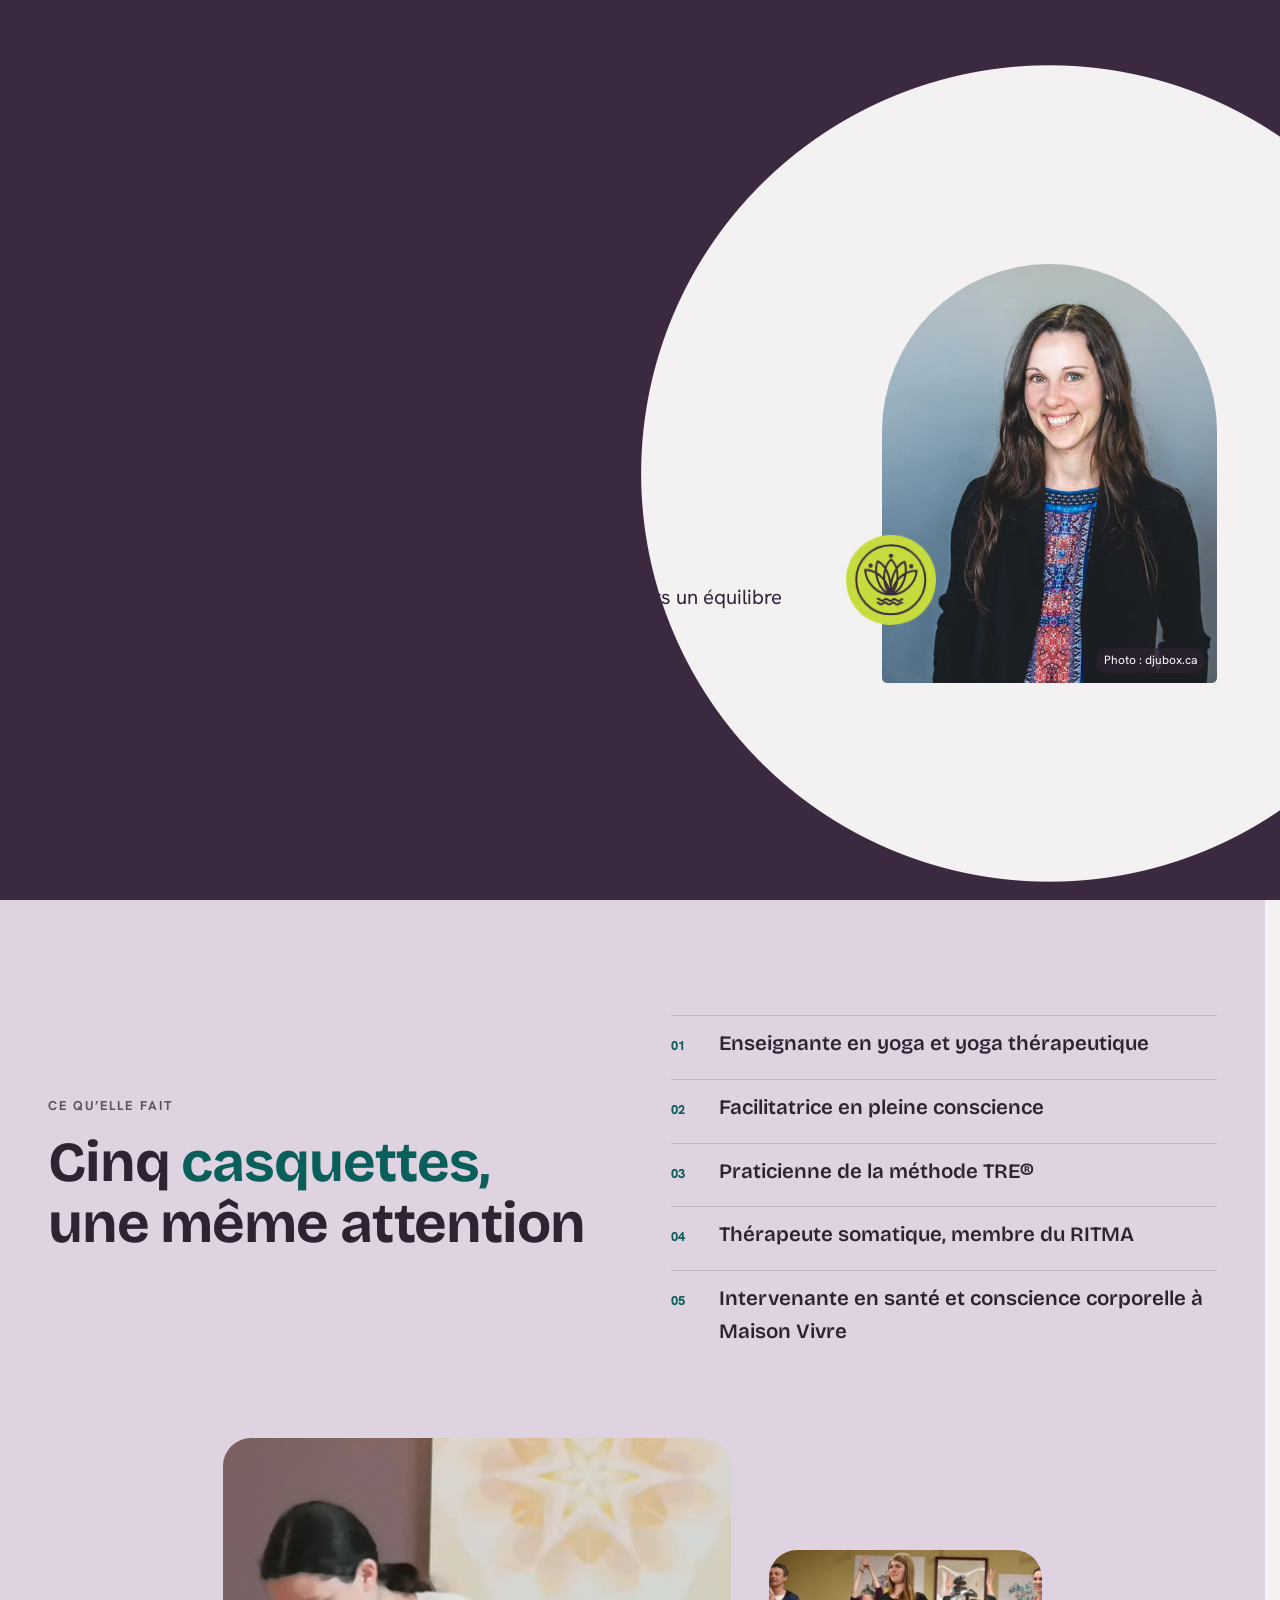
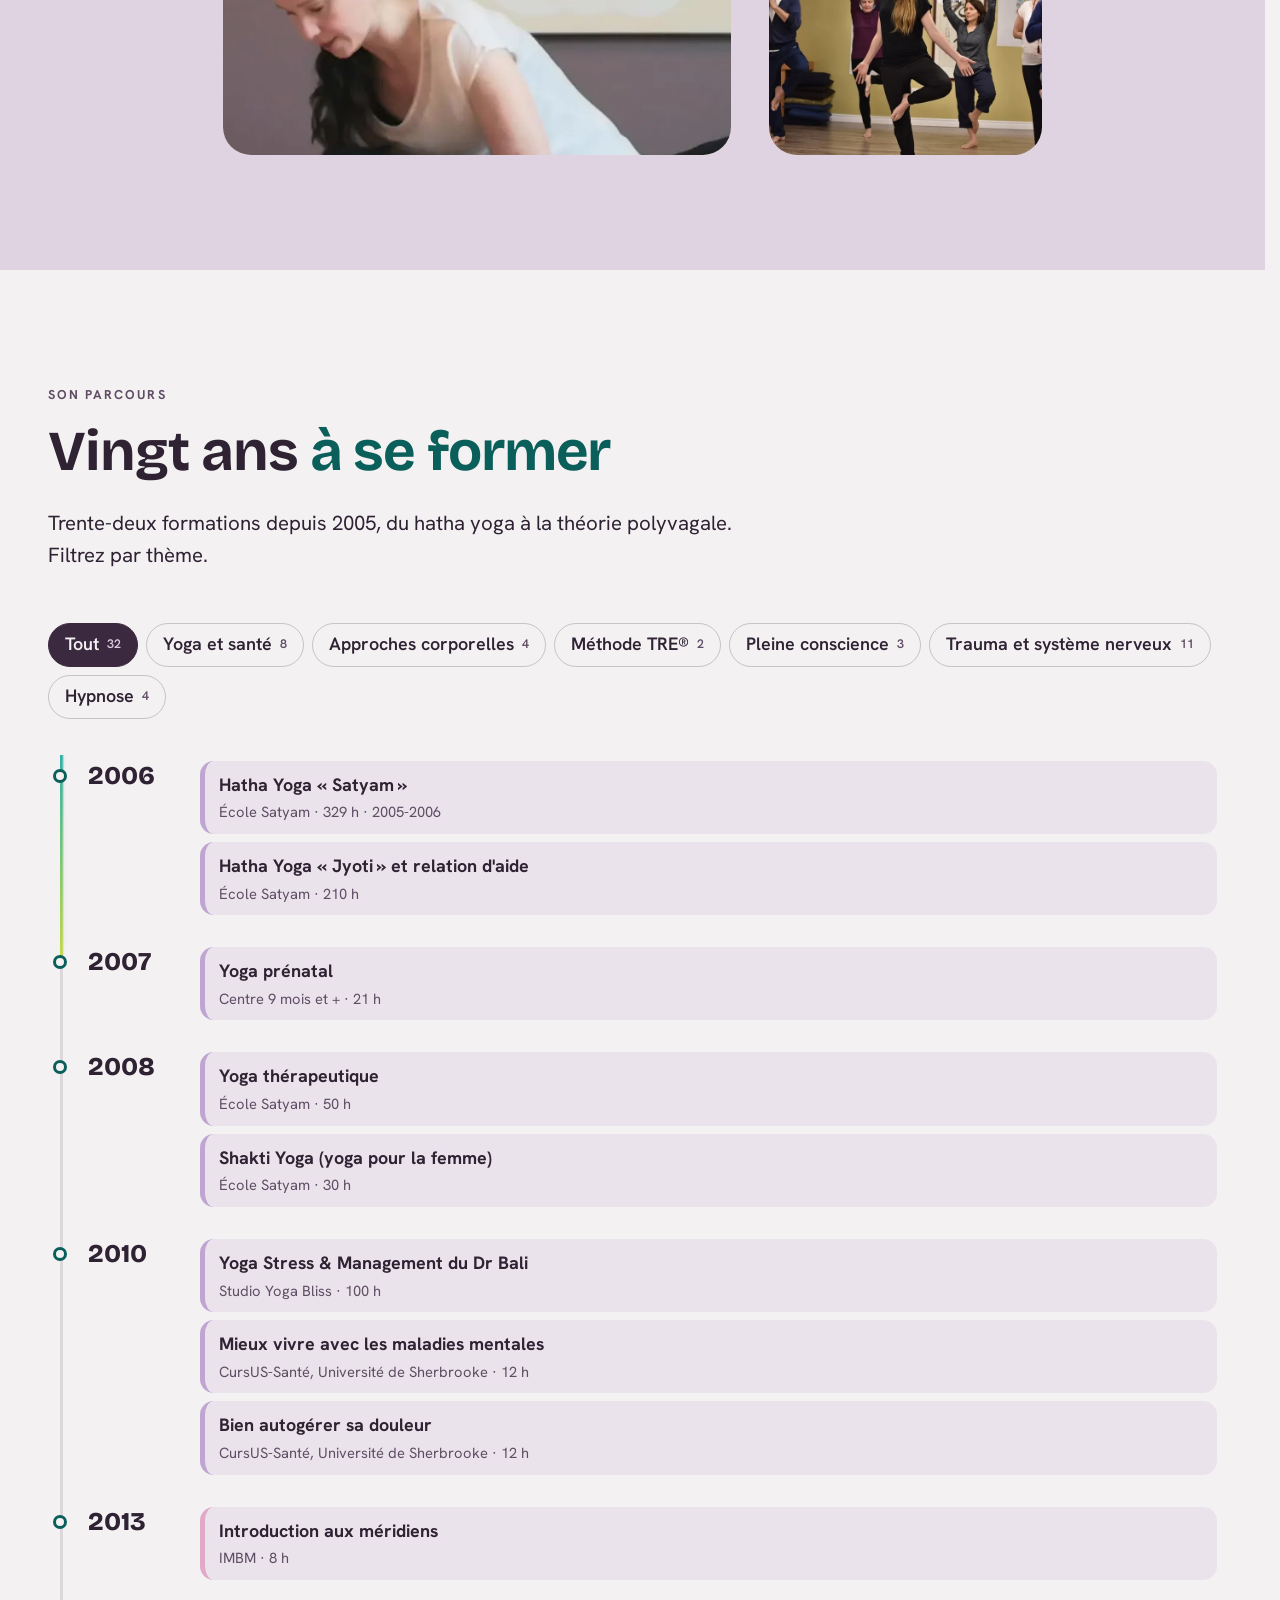
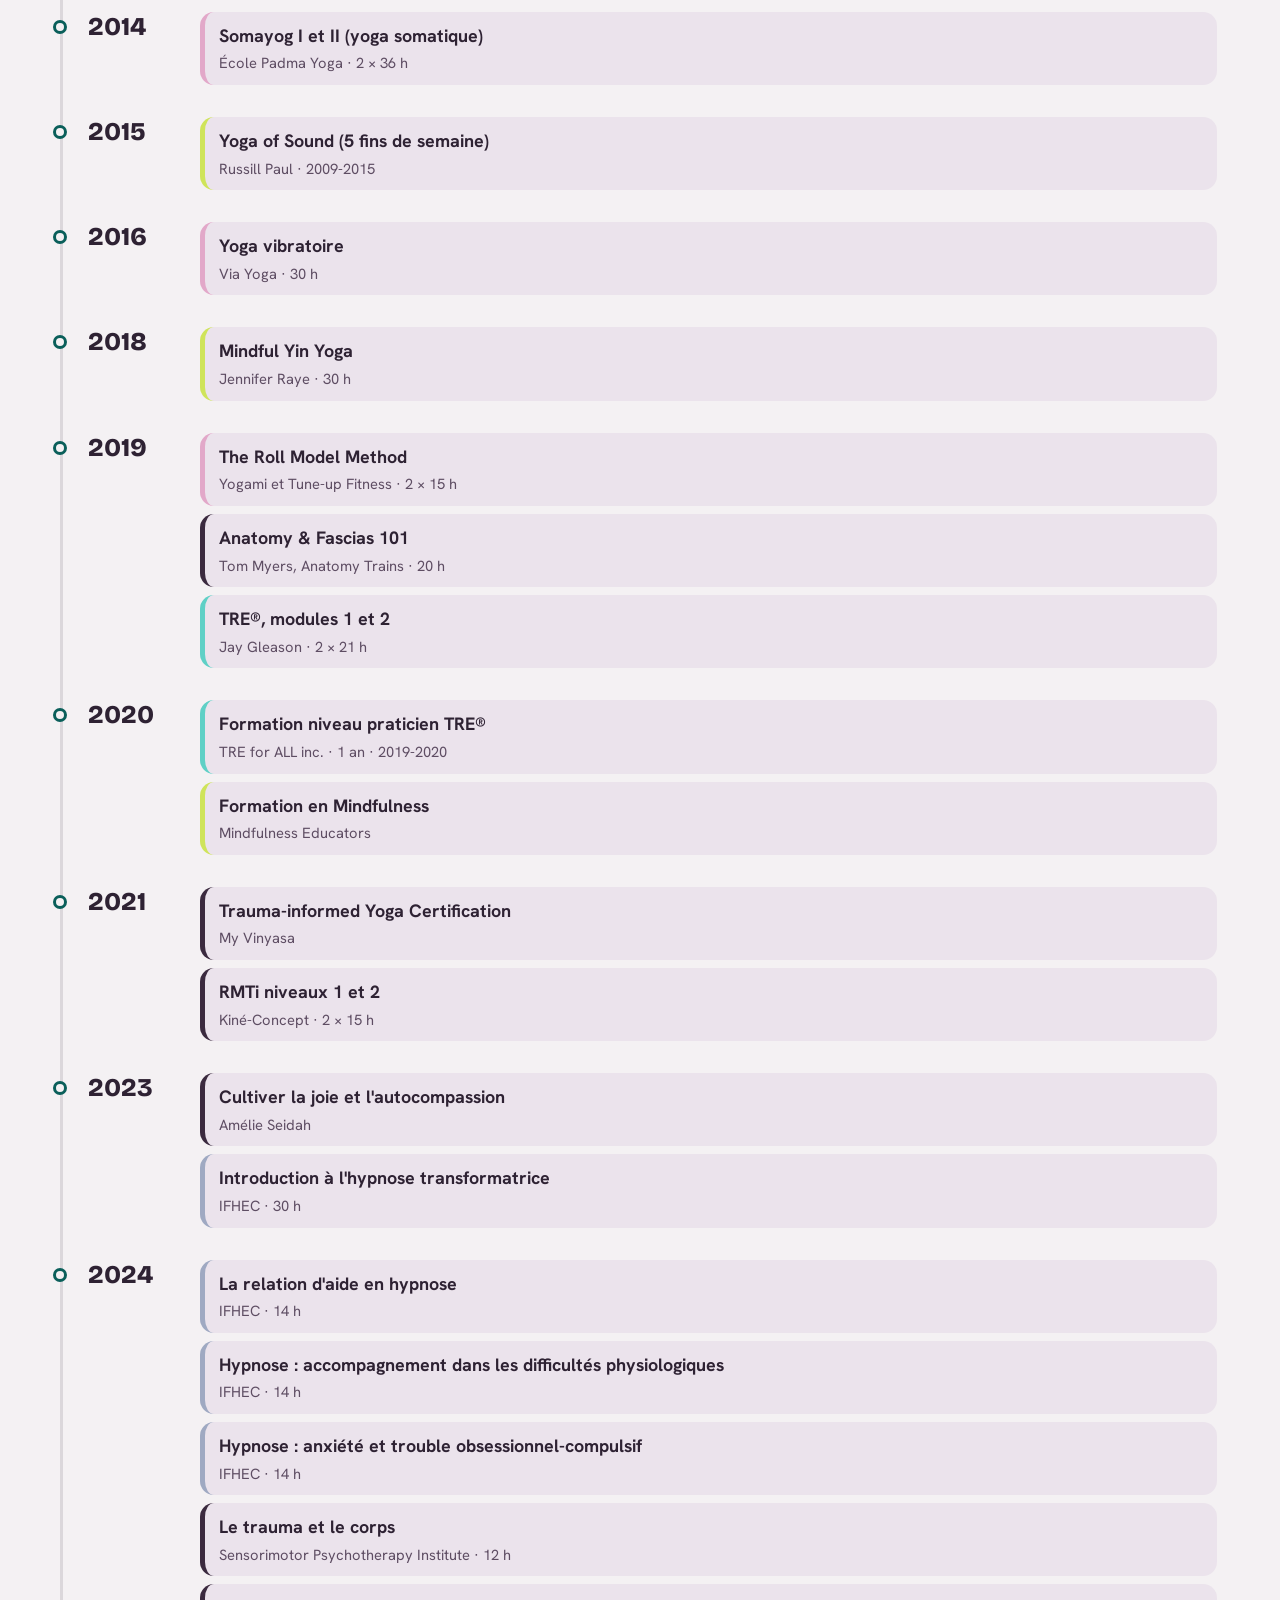
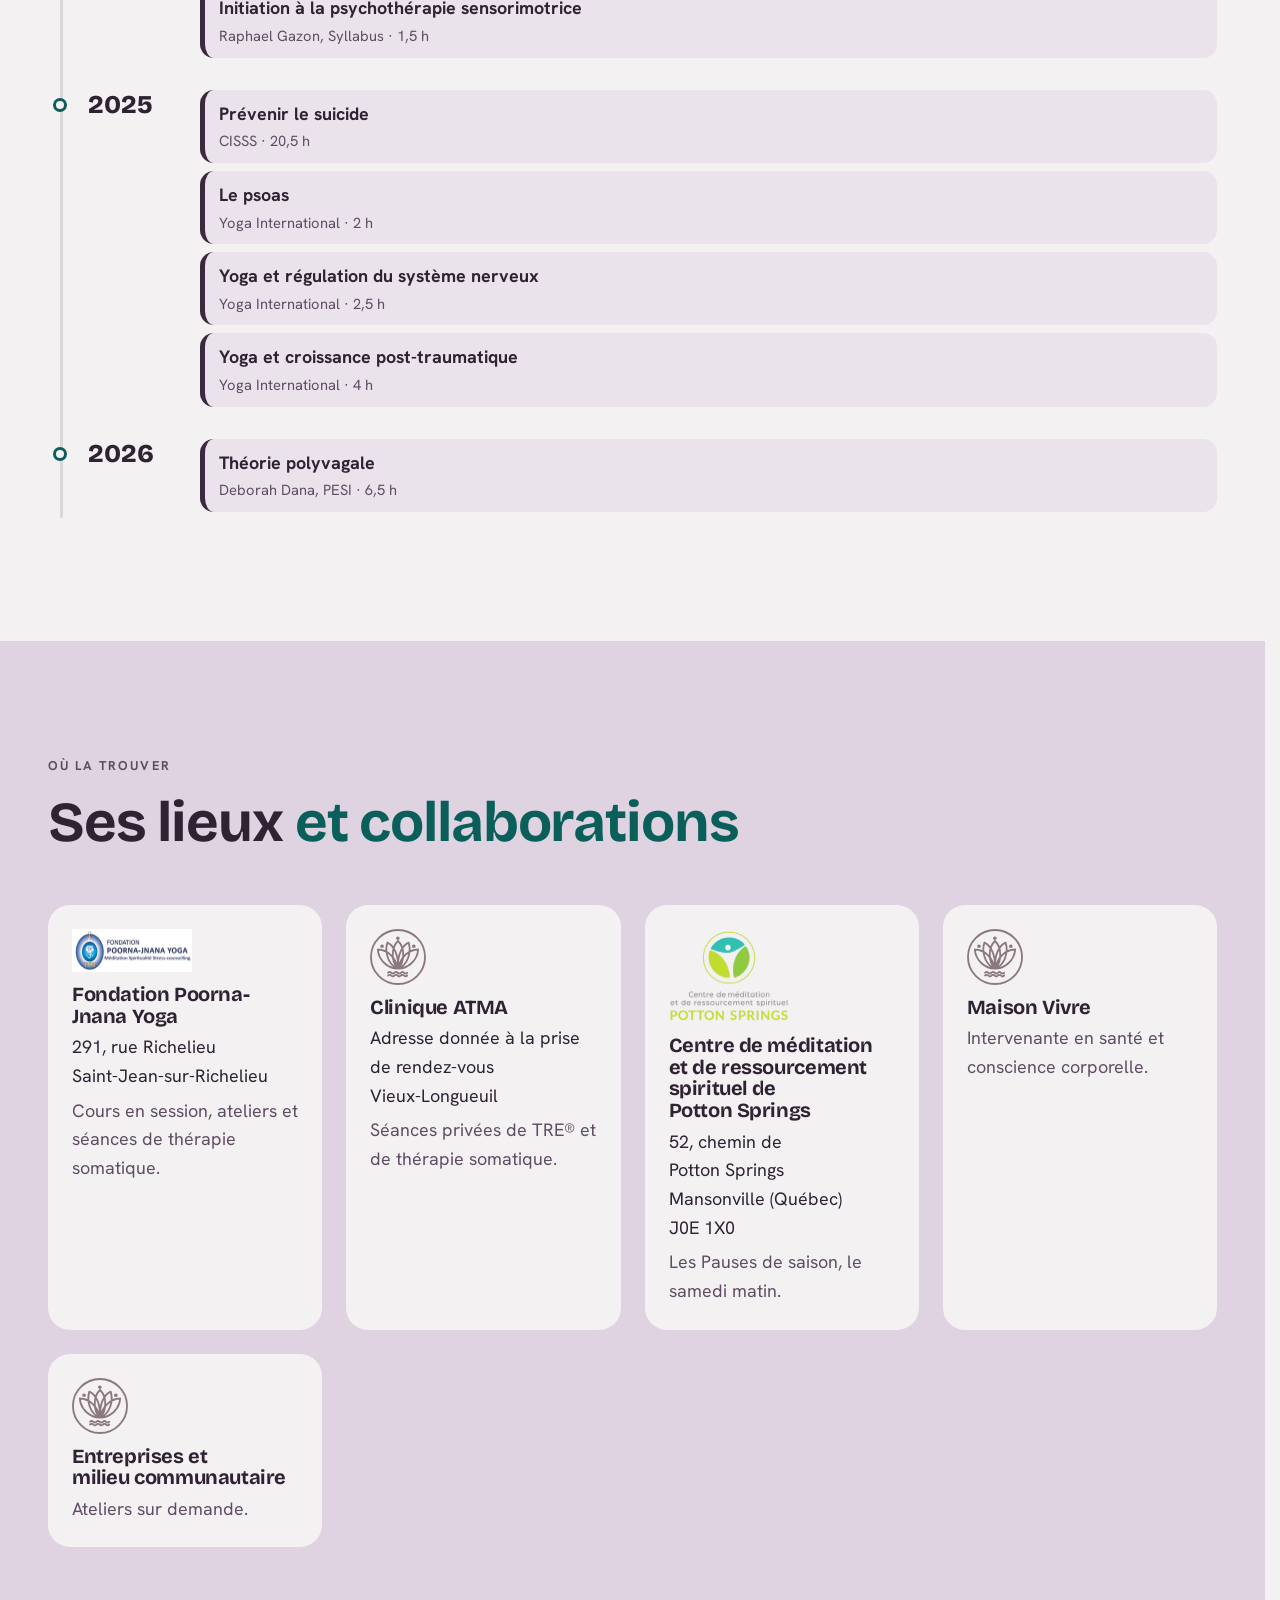
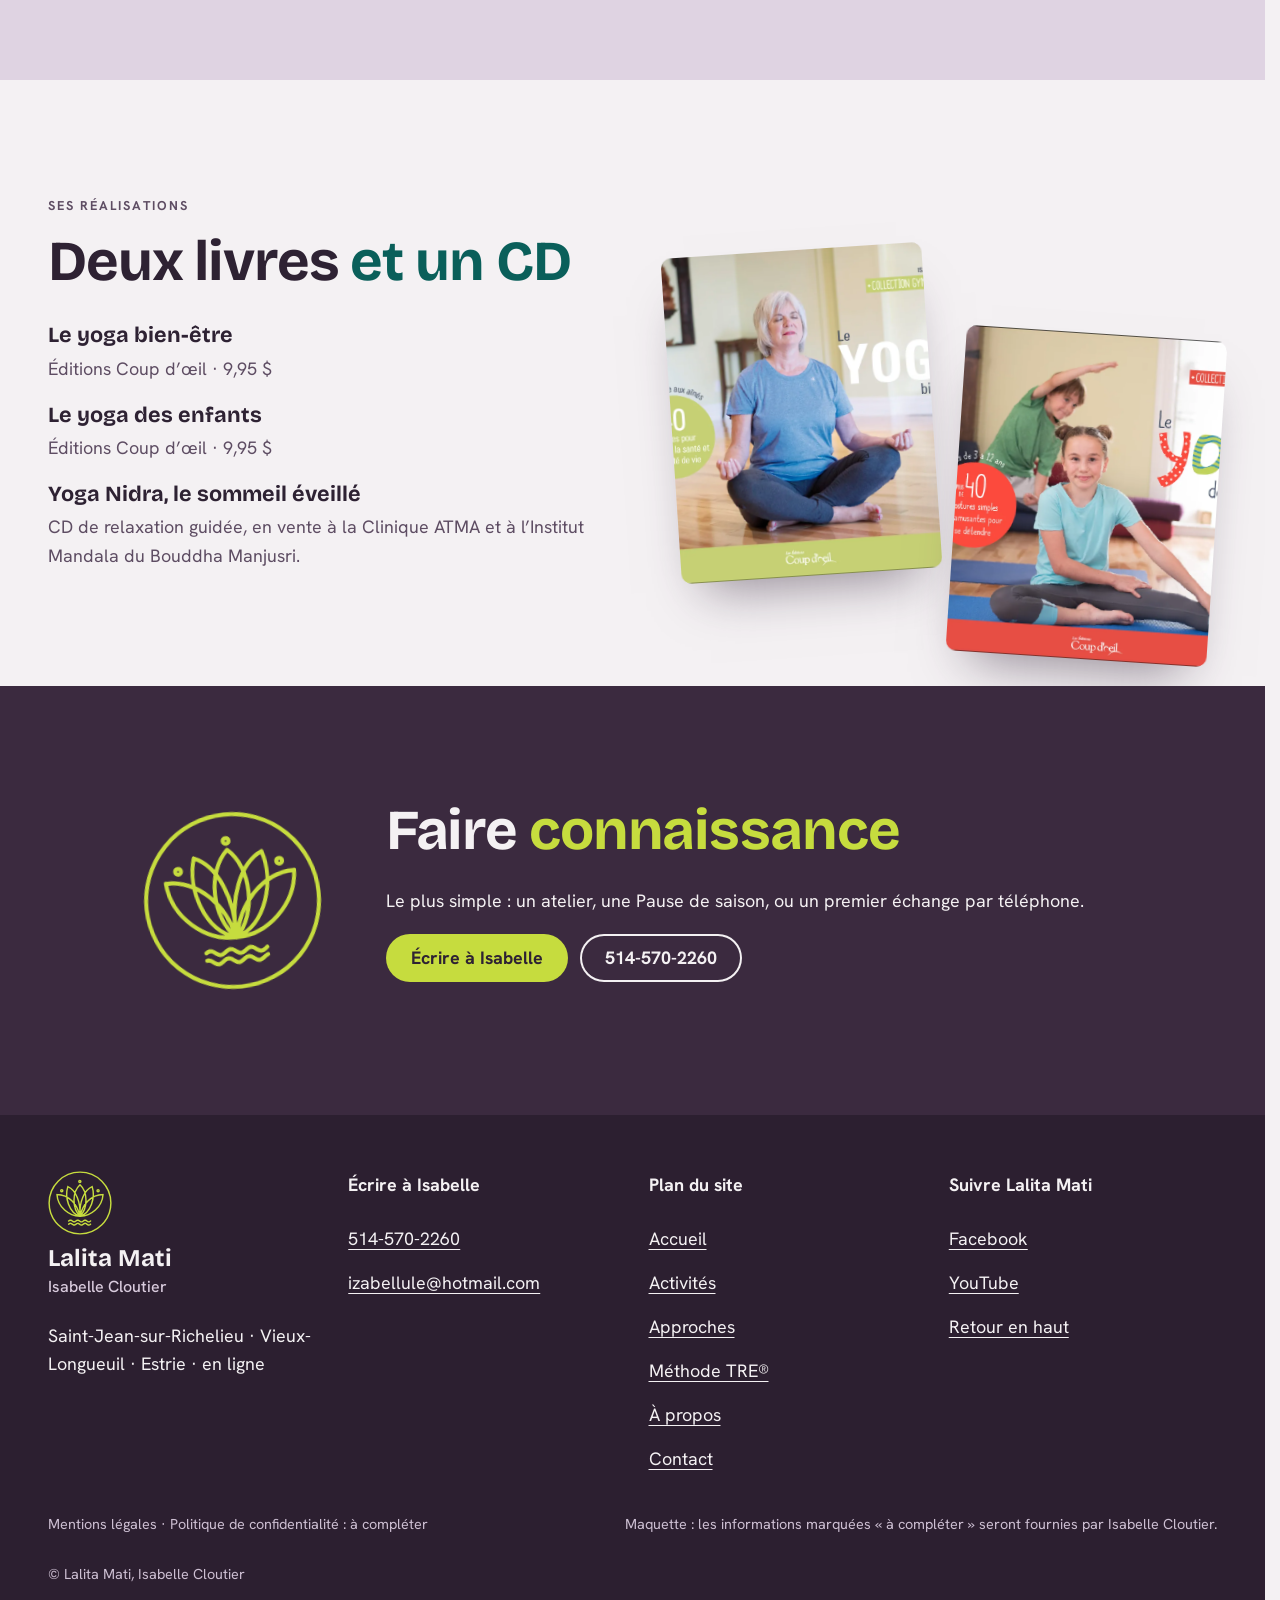
<file: a-propos.html>
<!doctype html>
<html lang="fr-CA" data-v="1">
<head>
<meta charset="utf-8">
<meta name="viewport" content="width=device-width, initial-scale=1, viewport-fit=cover">
<title>Isabelle Cloutier, enseignante de yoga depuis 2006 · Lalita Mati</title>
<meta name="description" content="Le parcours d’Isabelle Cloutier : yoga thérapeutique, yoga somatique, pleine conscience, méthode TRE®, ses lieux et ses livres.">
<meta name="robots" content="noindex, nofollow">
<link rel="canonical" href="https://yogalalitamati-maquette.vercel.app/a-propos">
<style>:root{--fond:#F4F1F3;--texte:#2E2233;--voile-fond:#3B2A3F;--ouverture-fond:#3B2A3F}:root { --entete-h: 72px; --barres-h: 0px; } html { background: var(--fond); color: var(--texte); scrollbar-gutter: stable; } body { margin: 0; background: var(--fond); } html.js:not(.secours):not([data-arrivee="retour"]) [data-anime] { opacity: 0; } html.js:not(.secours):not([data-arrivee="retour"]) [data-anime].vu { opacity: 1; } [data-voile] { position: fixed; inset: 0; z-index: 900; background: var(--voile-fond); transform: translateY(100%); visibility: hidden; pointer-events: none; } html[data-arrivee="voile"]:not(.voile-leve):not(.secours) [data-voile] { transform: none; visibility: visible; } html.secours [data-voile] { visibility: hidden !important; } .ouverture-panneau { position: fixed; inset: 0; z-index: 850; display: none; place-content: center; justify-items: center; background: var(--ouverture-fond, var(--voile-fond)); color: var(--fond); text-align: center; } html.js[data-arrivee="intro"]:not(.secours):not(.intro-finie) .ouverture-panneau { display: grid; } html.defilement-bloque, html.defilement-bloque body, html.js[data-arrivee="intro"]:not(.secours):not(.intro-finie), html.js[data-arrivee="intro"]:not(.secours):not(.intro-finie) body, html[data-arrivee="voile"]:not(.voile-leve):not(.secours), html[data-arrivee="voile"]:not(.voile-leve):not(.secours) body { overflow: hidden; } html.js[data-arrivee="intro"]:not(.secours):not(.intro-finie) { background-color: var(--ouverture-fond, var(--voile-fond)); } html[data-arrivee="voile"]:not(.voile-leve):not(.secours) { background-color: var(--voile-fond); }</style>
<script>(function () {
var d = document.documentElement, ss = null, ls = null;
try { ss = window.sessionStorage; ls = window.localStorage; } catch (e) {}
d.classList.add('js');
var nav = performance.getEntriesByType ? performance.getEntriesByType('navigation')[0] : null;
var type = nav ? nav.type : 'navigate';
var depart = null;
try { depart = JSON.parse(ss.getItem('socle:depart') || 'null'); ss.removeItem('socle:depart'); } catch (e) {}
if (depart && !(Date.now() - depart.t < 15000)) depart = null;
var mode = type === 'back_forward' ? 'retour' : type === 'reload' ? 'intro' : depart ? 'voile' : 'intro';
d.setAttribute('data-arrivee', mode);
if (mode === 'voile' && depart.couleur) d.style.setProperty('--voile-fond', depart.couleur);
if (type === 'reload' && 'scrollRestoration' in history) {
history.scrollRestoration = 'manual';
}
try {
var choisie = ls && ls.getItem('socle:langue');
var langue = (d.lang || '').slice(0, 2);
if (choisie && choisie !== langue && type === 'navigate' && !depart) {
var alt = document.querySelector('link[rel="alternate"][hreflang="' + choisie + '"]');
if (alt) location.replace(new URL(alt.href).pathname + location.search + location.hash);
}
} catch (e) {}
setTimeout(function () { if (!d.classList.contains('demarre')) d.classList.add('secours'); }, 2000);
})();</script>
<link rel="preload" href="/assets/polices/bricolage-grotesque.woff2" as="font" type="font/woff2" crossorigin>
<link rel="preload" href="/assets/polices/hanken-grotesk.woff2" as="font" type="font/woff2" crossorigin>
<link rel="stylesheet" href="/assets/css/socle.css?v=1">
<link rel="stylesheet" href="/assets/css/site.css?v=1">
<link rel="modulepreload" href="/assets/js/site.js?v=1">
<link rel="modulepreload" href="/assets/js/socle/index.js?v=1">
<script src="/assets/vendor/gsap.min.js" defer></script>
<script src="/assets/vendor/ScrollTrigger.min.js" defer></script>
<script src="/assets/vendor/SplitText.min.js" defer></script>
<script type="module" src="/assets/js/site.js?v=1"></script>
<meta name="theme-color" content="#F4F1F3">
<link rel="icon" href="/assets/images/favicon.svg" type="image/svg+xml">
<link rel="apple-touch-icon" href="/assets/images/apple-touch-icon.png">
<meta property="og:type" content="website">
<meta property="og:site_name" content="Lalita Mati">
<meta property="og:locale" content="fr_CA">
<meta property="og:title" content="Isabelle Cloutier, enseignante de yoga depuis 2006 · Lalita Mati">
<meta property="og:description" content="Le parcours d’Isabelle Cloutier : yoga thérapeutique, yoga somatique, pleine conscience, méthode TRE®, ses lieux et ses livres.">
<meta property="og:url" content="https://yogalalitamati-maquette.vercel.app/a-propos">
<meta property="og:image" content="https://yogalalitamati-maquette.vercel.app/assets/partage/a-propos-fr.jpg">
<meta property="og:image:width" content="1200">
<meta property="og:image:height" content="630">
<meta property="og:image:alt" content="Isabelle Cloutier, enseignante de yoga depuis 2006">
<meta name="twitter:card" content="summary_large_image">
<script type="application/ld+json">{"@context":"https://schema.org","@type":"LocalBusiness","name":"Lalita Mati, Isabelle Cloutier","description":"Yoga somatique, yoga doux thérapeutique, méthode TRE®, automassage avec balles et pleine conscience, en séances privées, cours, ateliers et en ligne.","telephone":"+1-514-570-2260","email":"izabellule@hotmail.com","address":{"@type":"PostalAddress","streetAddress":"291, rue Richelieu","addressLocality":"Saint-Jean-sur-Richelieu","addressRegion":"QC","addressCountry":"CA"},"areaServed":["Saint-Jean-sur-Richelieu","Longueuil","Estrie"],"founder":{"@type":"Person","name":"Isabelle Cloutier","jobTitle":"Enseignante en yoga et yoga thérapeutique, praticienne de la méthode TRE®"},"sameAs":["https://www.facebook.com/yogalalitamati/","https://www.youtube.com/channel/UChI_zy8Xa_uAhh0LkR26-WQ/featured"]}</script>
</head>
<body id="haut">
<div data-voile data-forme="vague" aria-hidden="true"><svg class="voile-vague voile-vague--haut" viewBox="0 0 1440 120" preserveAspectRatio="none" aria-hidden="true"><path d="M0 120 C 240 20 480 20 720 70 S 1200 130 1440 40 V 120 H 0 Z"/></svg><svg class="voile-vague voile-vague--bas" viewBox="0 0 1440 120" preserveAspectRatio="none" aria-hidden="true"><path d="M0 0 C 240 100 480 100 720 50 S 1200 -10 1440 80 V 0 H 0 Z"/></svg><div class="voile-contenu"><svg class="lotus voile-lotus" viewBox="0 0 800 800" aria-hidden="true" focusable="false">
  <circle class="lotus-cercle" cx="400" cy="400" r="386" fill="none" stroke="currentColor" stroke-width="26" pathLength="1"/>
  <g fill="none" stroke="currentColor" stroke-width="26" stroke-linecap="round" stroke-linejoin="round">
    <path class="lotus-petales" d="M400 565 C 300 470 300 262 400 172 C 500 262 500 470 400 565 M248 195 C 205 330 262 522 400 565 M248 195 C 345 235 412 385 400 565 M552 195 C 595 330 538 522 400 565 M552 195 C 455 235 388 385 400 565 M112 293 C 122 450 262 567 400 565 M112 293 C 262 293 372 425 396 560 M688 293 C 678 450 538 567 400 565 M688 293 C 538 293 428 425 404 560" pathLength="1"/>
    <path class="lotus-vague lotus-vague--1" d="M258 625.0 L265 620.0 L272 616.1 L279 614.1 L285 614.5 L292 617.2 L299 621.6 L306 626.7 L313 631.5 L320 634.8 L327 636.0 L333 634.8 L340 631.5 L347 626.7 L354 621.6 L361 617.2 L368 614.5 L374 614.1 L381 616.1 L388 620.0 L395 625.0 L402 630.0 L409 633.9 L416 635.9 L422 635.5 L429 632.8 L436 628.4 L443 623.3 L450 618.5 L457 615.2 L464 614.0 L470 615.2 L477 618.5 L484 623.3 L491 628.4 L498 632.8 L505 635.5 L511 635.9 L518 633.9 L525 630.0 L532 625.0"/>
    <path class="lotus-vague lotus-vague--2" d="M258 665.0 L265 660.0 L272 656.1 L279 654.1 L285 654.5 L292 657.2 L299 661.6 L306 666.7 L313 671.5 L320 674.8 L327 676.0 L333 674.8 L340 671.5 L347 666.7 L354 661.6 L361 657.2 L368 654.5 L374 654.1 L381 656.1 L388 660.0 L395 665.0 L402 670.0 L409 673.9 L416 675.9 L422 675.5 L429 672.8 L436 668.4 L443 663.3 L450 658.5 L457 655.2 L464 654.0 L470 655.2 L477 658.5 L484 663.3 L491 668.4 L498 672.8 L505 675.5 L511 675.9 L518 673.9 L525 670.0 L532 665.0"/>
    <circle class="lotus-point" cx="398" cy="132" r="13"/><circle class="lotus-point" cx="172" cy="246" r="13"/><circle class="lotus-point" cx="626" cy="246" r="13"/>
  </g>
</svg><span data-voile-libelle>À propos</span></div></div>
<div class="ouverture-panneau" data-ouverture aria-hidden="true">
  <div class="ouverture-objet" data-ouverture-objet><svg class="lotus ouverture-lotus" viewBox="0 0 800 800" aria-hidden="true" focusable="false">
  <circle class="lotus-cercle" cx="400" cy="400" r="386" fill="none" stroke="currentColor" stroke-width="16" pathLength="1"/>
  <g fill="none" stroke="currentColor" stroke-width="16" stroke-linecap="round" stroke-linejoin="round">
    <path class="lotus-petales" d="M400 565 C 300 470 300 262 400 172 C 500 262 500 470 400 565 M248 195 C 205 330 262 522 400 565 M248 195 C 345 235 412 385 400 565 M552 195 C 595 330 538 522 400 565 M552 195 C 455 235 388 385 400 565 M112 293 C 122 450 262 567 400 565 M112 293 C 262 293 372 425 396 560 M688 293 C 678 450 538 567 400 565 M688 293 C 538 293 428 425 404 560" pathLength="1"/>
    <path class="lotus-vague lotus-vague--1" d="M258 625.0 L265 620.0 L272 616.1 L279 614.1 L285 614.5 L292 617.2 L299 621.6 L306 626.7 L313 631.5 L320 634.8 L327 636.0 L333 634.8 L340 631.5 L347 626.7 L354 621.6 L361 617.2 L368 614.5 L374 614.1 L381 616.1 L388 620.0 L395 625.0 L402 630.0 L409 633.9 L416 635.9 L422 635.5 L429 632.8 L436 628.4 L443 623.3 L450 618.5 L457 615.2 L464 614.0 L470 615.2 L477 618.5 L484 623.3 L491 628.4 L498 632.8 L505 635.5 L511 635.9 L518 633.9 L525 630.0 L532 625.0"/>
    <path class="lotus-vague lotus-vague--2" d="M258 665.0 L265 660.0 L272 656.1 L279 654.1 L285 654.5 L292 657.2 L299 661.6 L306 666.7 L313 671.5 L320 674.8 L327 676.0 L333 674.8 L340 671.5 L347 666.7 L354 661.6 L361 657.2 L368 654.5 L374 654.1 L381 656.1 L388 660.0 L395 665.0 L402 670.0 L409 673.9 L416 675.9 L422 675.5 L429 672.8 L436 668.4 L443 663.3 L450 658.5 L457 655.2 L464 654.0 L470 655.2 L477 658.5 L484 663.3 L491 668.4 L498 672.8 L505 675.5 L511 675.9 L518 673.9 L525 670.0 L532 665.0"/>
    <circle class="lotus-point" cx="398" cy="132" r="13"/><circle class="lotus-point" cx="172" cy="246" r="13"/><circle class="lotus-point" cx="626" cy="246" r="13"/>
  </g>
</svg></div>
  <p class="ouverture-nom">Lalita Mati</p>
  <p class="ouverture-ligne">Yoga somatique · Méthode TRE®</p>
</div>
<a class="evitement" href="#contenu">Aller au contenu</a>
<header data-entete>
  <div class="entete-rangee">
    <a class="entete-logo" href="/" data-libelle="Accueil">
      <svg class="lotus entete-lotus" viewBox="0 0 800 800" aria-hidden="true" focusable="false">
  <circle class="lotus-cercle" cx="400" cy="400" r="386" fill="none" stroke="currentColor" stroke-width="30" pathLength="1"/>
  <g fill="none" stroke="currentColor" stroke-width="30" stroke-linecap="round" stroke-linejoin="round">
    <path class="lotus-petales" d="M400 565 C 300 470 300 262 400 172 C 500 262 500 470 400 565 M248 195 C 205 330 262 522 400 565 M248 195 C 345 235 412 385 400 565 M552 195 C 595 330 538 522 400 565 M552 195 C 455 235 388 385 400 565 M112 293 C 122 450 262 567 400 565 M112 293 C 262 293 372 425 396 560 M688 293 C 678 450 538 567 400 565 M688 293 C 538 293 428 425 404 560" pathLength="1"/>
    <path class="lotus-vague lotus-vague--1" d="M258 625.0 L265 620.0 L272 616.1 L279 614.1 L285 614.5 L292 617.2 L299 621.6 L306 626.7 L313 631.5 L320 634.8 L327 636.0 L333 634.8 L340 631.5 L347 626.7 L354 621.6 L361 617.2 L368 614.5 L374 614.1 L381 616.1 L388 620.0 L395 625.0 L402 630.0 L409 633.9 L416 635.9 L422 635.5 L429 632.8 L436 628.4 L443 623.3 L450 618.5 L457 615.2 L464 614.0 L470 615.2 L477 618.5 L484 623.3 L491 628.4 L498 632.8 L505 635.5 L511 635.9 L518 633.9 L525 630.0 L532 625.0"/>
    <path class="lotus-vague lotus-vague--2" d="M258 665.0 L265 660.0 L272 656.1 L279 654.1 L285 654.5 L292 657.2 L299 661.6 L306 666.7 L313 671.5 L320 674.8 L327 676.0 L333 674.8 L340 671.5 L347 666.7 L354 661.6 L361 657.2 L368 654.5 L374 654.1 L381 656.1 L388 660.0 L395 665.0 L402 670.0 L409 673.9 L416 675.9 L422 675.5 L429 672.8 L436 668.4 L443 663.3 L450 658.5 L457 655.2 L464 654.0 L470 655.2 L477 658.5 L484 663.3 L491 668.4 L498 672.8 L505 675.5 L511 675.9 L518 673.9 L525 670.0 L532 665.0"/>
    <circle class="lotus-point" cx="398" cy="132" r="13"/><circle class="lotus-point" cx="172" cy="246" r="13"/><circle class="lotus-point" cx="626" cy="246" r="13"/>
  </g>
</svg><span class="entete-nom"><span>Lalita Mati</span><small>Isabelle Cloutier</small></span>
    </a>
    <nav data-nav aria-label="Navigation principale">
      <ul><li><a href="/activites" data-libelle="Activités">Activités</a></li><li><a href="/approches" data-libelle="Approches">Approches</a></li><li><a href="/methode-tre" data-libelle="Méthode TRE®">Méthode TRE®</a></li><li><a href="/a-propos" data-libelle="À propos" aria-current="page">À propos</a></li><li><a href="/contact" data-libelle="Contact">Contact</a></li></ul>
    </nav>
    <div class="entete-actions">
      <a class="bouton" href="/activites" data-libelle="Activités">S’inscrire</a>
      <button type="button" data-menu-bouton aria-controls="menu" aria-expanded="false" data-libelle-ouvrir="Menu" data-libelle-fermer="Fermer"><span data-libelle-bouton>Menu</span></button>
      <a class="menu-sansjs" href="#menu" data-menu-lien>Menu</a>
    </div>
  </div>
</header>
<script>/* Avant le premier affichage : rangées de la navigation (même règle que ajusterNav dans assets/js/socle/entete.js)
   et hauteur réelle de l'en-tête, pour que rien ne saute quand le JavaScript du site prend la main. */
(function () {
  var h = document.documentElement, u = document.querySelector('[data-nav] ul'), e = document.querySelector('[data-entete]');
  if (u) {
    var deborde = function () { return u.scrollWidth > u.clientWidth + 1; }, c = deborde();
    if (c && window.matchMedia('(min-width: 900px)').matches) {
      h.classList.add('nav-deux-rangees'); c = deborde();
      if (c) { h.classList.add('nav-deux-lignes'); var a = u.querySelector('a'); c = !a || u.getBoundingClientRect().height > a.getBoundingClientRect().height * 2.5; }
      if (c) h.classList.remove('nav-deux-rangees', 'nav-deux-lignes');
    }
    if (c) h.classList.add('nav-compacte');
  }
  if (e) h.style.setProperty('--entete-h', Math.round(e.getBoundingClientRect().height) + 'px');
})();</script>
<span id="menu-ferme" aria-hidden="true"></span>
<div id="menu" data-menu role="dialog" aria-modal="true" aria-label="Menu">
  <p class="menu-sansjs-fermer"><a href="#menu-ferme">Fermer</a></p>
  <ul><li style="--i:0"><a href="/" class="menu-lien" data-libelle="Accueil">Accueil</a></li><li style="--i:1"><a href="/activites" class="menu-lien" data-libelle="Activités">Activités</a></li><li style="--i:2"><a href="/approches" class="menu-lien" data-libelle="Approches">Approches</a></li><li style="--i:3"><a href="/methode-tre" class="menu-lien" data-libelle="Méthode TRE®">Méthode TRE®</a></li><li style="--i:4"><a href="/a-propos" class="menu-lien" data-libelle="À propos" aria-current="page">À propos</a></li><li style="--i:5"><a href="/contact" class="menu-lien" data-libelle="Contact">Contact</a></li></ul>
  <p class="menu-actions"><a class="bouton" href="tel:+15145702260">Appeler 514-570-2260</a></p>
  <p class="menu-lieux">Saint-Jean-sur-Richelieu · Vieux-Longueuil · Estrie · en ligne</p>
</div>
<main id="contenu" tabindex="-1">
<section class="page-ouverture ouverture-identite" id="debut">
  <div class="conteneur ouverture-identite-grille">
    <div class="ouverture-identite-texte">
      <p class="surtitre" data-anime="gsap">À propos</p>
      <h1 class="titre-xxl ouverture-titre" data-anime="gsap">
        <span class="masque-ligne"><span class="ouv-ligne">Isabelle</span></span>
        <span class="masque-ligne"><span class="ouv-ligne"><em>Cloutier</em></span></span>
      </h1>
      <p class="chapo" data-anime="gsap">Enseignante de yoga depuis 2006, Isabelle accompagne chacun vers un équilibre intérieur, loin de la performance : observer, ressentir, s’adapter.</p>
      <p class="ouverture-actions" data-anime="gsap">
        <a href="/contact" class="bouton" data-libelle="Contact" data-action-principale>Lui écrire</a>
        <span class="info-cle" data-info-cle><strong class="gros-chiffre gros-chiffre--petit" data-compteur="20">20</strong> <span>ans d’enseignement</span></span>
      </p>
    </div>
    <div class="ouverture-identite-portrait">
      <figure class="media portrait-media" data-iris-centre style="--cadrage:52% 26%;aspect-ratio:4 / 5">
  <picture>
    <img src="/assets/images/isabelle-portrait-800.webp" srcset="/assets/images/isabelle-portrait-480.webp 480w, /assets/images/isabelle-portrait-800.webp 800w" sizes="(max-width: 760px) 56vw, 22vw" alt="Isabelle Cloutier, souriante, en veste noire" width="800" height="1000" fetchpriority="high" loading="eager" decoding="async">
  </picture><figcaption class="media-legende">Photo : djubox.ca</figcaption>
</figure>
      <div class="portrait-lotus" data-effet="lotus"><svg class="lotus lotus-vivant" viewBox="0 0 800 800" aria-hidden="true" focusable="false">
  <circle class="lotus-cercle" cx="400" cy="400" r="386" fill="none" stroke="currentColor" stroke-width="22" pathLength="1"/>
  <g fill="none" stroke="currentColor" stroke-width="22" stroke-linecap="round" stroke-linejoin="round">
    <path class="lotus-petales" d="M400 565 C 300 470 300 262 400 172 C 500 262 500 470 400 565 M248 195 C 205 330 262 522 400 565 M248 195 C 345 235 412 385 400 565 M552 195 C 595 330 538 522 400 565 M552 195 C 455 235 388 385 400 565 M112 293 C 122 450 262 567 400 565 M112 293 C 262 293 372 425 396 560 M688 293 C 678 450 538 567 400 565 M688 293 C 538 293 428 425 404 560" pathLength="1"/>
    <path class="lotus-vague lotus-vague--1" d="M258 625.0 L265 620.0 L272 616.1 L279 614.1 L285 614.5 L292 617.2 L299 621.6 L306 626.7 L313 631.5 L320 634.8 L327 636.0 L333 634.8 L340 631.5 L347 626.7 L354 621.6 L361 617.2 L368 614.5 L374 614.1 L381 616.1 L388 620.0 L395 625.0 L402 630.0 L409 633.9 L416 635.9 L422 635.5 L429 632.8 L436 628.4 L443 623.3 L450 618.5 L457 615.2 L464 614.0 L470 615.2 L477 618.5 L484 623.3 L491 628.4 L498 632.8 L505 635.5 L511 635.9 L518 633.9 L525 630.0 L532 625.0"/>
    <path class="lotus-vague lotus-vague--2" d="M258 665.0 L265 660.0 L272 656.1 L279 654.1 L285 654.5 L292 657.2 L299 661.6 L306 666.7 L313 671.5 L320 674.8 L327 676.0 L333 674.8 L340 671.5 L347 666.7 L354 661.6 L361 657.2 L368 654.5 L374 654.1 L381 656.1 L388 660.0 L395 665.0 L402 670.0 L409 673.9 L416 675.9 L422 675.5 L429 672.8 L436 668.4 L443 663.3 L450 658.5 L457 655.2 L464 654.0 L470 655.2 L477 658.5 L484 663.3 L491 668.4 L498 672.8 L505 675.5 L511 675.9 L518 673.9 L525 670.0 L532 665.0"/>
    <circle class="lotus-point" cx="398" cy="132" r="13"/><circle class="lotus-point" cx="172" cy="246" r="13"/><circle class="lotus-point" cx="626" cy="246" r="13"/>
  </g>
</svg></div>
    </div>
  </div>
</section>
<section class="section roles theme-lilas" id="roles">
  <div class="conteneur deux-colonnes">
    <div>
      <p class="surtitre">Ce qu’elle fait</p>
      <h2 class="titre-l" data-anime="lignes">Cinq <em>casquettes,</em> une même attention</h2>
    </div>
    <ol class="roles-liste" data-anime="cascade">
      <li><span class="roles-num">01</span>Enseignante en yoga et yoga thérapeutique</li><li><span class="roles-num">02</span>Facilitatrice en pleine conscience</li><li><span class="roles-num">03</span>Praticienne de la méthode TRE®</li><li><span class="roles-num">04</span>Thérapeute somatique, membre du RITMA</li><li><span class="roles-num">05</span>Intervenante en santé et conscience corporelle à Maison Vivre</li>
    </ol>
  </div>
  <div class="conteneur roles-photos">
    <figure class="media roles-media" data-fx="parallaxe" style="--cadrage:50% 50%">
  <picture>
    <img src="/assets/images/somatique-isabelle-1168.webp" srcset="/assets/images/somatique-isabelle-1024.webp 1024w, /assets/images/somatique-isabelle-1168.webp 1168w" sizes="(max-width: 760px) 92vw, 40vw" alt="Isabelle Cloutier dans son studio, assise, penchée en avant dans un mouvement lent" width="1168" height="1460" loading="lazy" decoding="async">
  </picture>
</figure>
    <figure class="media roles-media roles-media--petit" data-fx="vitesse" style="--cadrage:50% 50%">
  <picture>
    <img src="/assets/images/groupe-arbre-800.webp" srcset="/assets/images/groupe-arbre-640.webp 640w, /assets/images/groupe-arbre-800.webp 800w" sizes="(max-width: 760px) 60vw, 24vw" alt="Un groupe debout dans la posture de l&#39;arbre" width="800" height="600" loading="lazy" decoding="async">
  </picture>
</figure>
  </div>
</section>
<section class="section parcours" id="parcours">
  <div class="conteneur section-tete">
    <p class="surtitre">Son parcours</p>
    <h2 class="titre-l" data-anime="lignes">Vingt ans <em>à se former</em></h2>
    <p class="chapo">Trente-deux formations depuis 2005, du hatha yoga à la théorie polyvagale. Filtrez par thème.</p>
  </div>
  <div class="conteneur parcours-filtres" role="group" aria-label="Thèmes des formations" data-filtres-parcours>
    <button type="button" class="pastille-filtre" data-theme="" aria-pressed="true">Tout <span>32</span></button>
    <button type="button" class="pastille-filtre pastille-filtre--yoga" data-theme="yoga" aria-pressed="false">Yoga et santé <span>8</span></button><button type="button" class="pastille-filtre pastille-filtre--corps" data-theme="corps" aria-pressed="false">Approches corporelles <span>4</span></button><button type="button" class="pastille-filtre pastille-filtre--tre" data-theme="tre" aria-pressed="false">Méthode TRE® <span>2</span></button><button type="button" class="pastille-filtre pastille-filtre--conscience" data-theme="conscience" aria-pressed="false">Pleine conscience <span>3</span></button><button type="button" class="pastille-filtre pastille-filtre--trauma" data-theme="trauma" aria-pressed="false">Trauma et système nerveux <span>11</span></button><button type="button" class="pastille-filtre pastille-filtre--hypnose" data-theme="hypnose" aria-pressed="false">Hypnose <span>4</span></button>
  </div>
  <div class="conteneur frise">
    <div class="frise-trait" aria-hidden="true"><span data-effet="frise"></span></div>
    <ol class="frise-annees">
      <li class="frise-annee" data-annee="2006">
        <p class="frise-an">2006</p>
        <ul><li class="formation formation--yoga" data-theme="yoga"><strong>Hatha Yoga « Satyam »</strong><span>École Satyam · 329 h · 2005-2006</span></li><li class="formation formation--yoga" data-theme="yoga"><strong>Hatha Yoga « Jyoti » et relation d&#39;aide</strong><span>École Satyam · 210 h</span></li></ul>
      </li><li class="frise-annee" data-annee="2007">
        <p class="frise-an">2007</p>
        <ul><li class="formation formation--yoga" data-theme="yoga"><strong>Yoga prénatal</strong><span>Centre 9 mois et + · 21 h</span></li></ul>
      </li><li class="frise-annee" data-annee="2008">
        <p class="frise-an">2008</p>
        <ul><li class="formation formation--yoga" data-theme="yoga"><strong>Yoga thérapeutique</strong><span>École Satyam · 50 h</span></li><li class="formation formation--yoga" data-theme="yoga"><strong>Shakti Yoga (yoga pour la femme)</strong><span>École Satyam · 30 h</span></li></ul>
      </li><li class="frise-annee" data-annee="2010">
        <p class="frise-an">2010</p>
        <ul><li class="formation formation--yoga" data-theme="yoga"><strong>Yoga Stress &amp; Management du Dr Bali</strong><span>Studio Yoga Bliss · 100 h</span></li><li class="formation formation--yoga" data-theme="yoga"><strong>Mieux vivre avec les maladies mentales</strong><span>CursUS-Santé, Université de Sherbrooke · 12 h</span></li><li class="formation formation--yoga" data-theme="yoga"><strong>Bien autogérer sa douleur</strong><span>CursUS-Santé, Université de Sherbrooke · 12 h</span></li></ul>
      </li><li class="frise-annee" data-annee="2013">
        <p class="frise-an">2013</p>
        <ul><li class="formation formation--corps" data-theme="corps"><strong>Introduction aux méridiens</strong><span>IMBM · 8 h</span></li></ul>
      </li><li class="frise-annee" data-annee="2014">
        <p class="frise-an">2014</p>
        <ul><li class="formation formation--corps" data-theme="corps"><strong>Somayog I et II (yoga somatique)</strong><span>École Padma Yoga · 2 × 36 h</span></li></ul>
      </li><li class="frise-annee" data-annee="2015">
        <p class="frise-an">2015</p>
        <ul><li class="formation formation--conscience" data-theme="conscience"><strong>Yoga of Sound (5 fins de semaine)</strong><span>Russill Paul · 2009-2015</span></li></ul>
      </li><li class="frise-annee" data-annee="2016">
        <p class="frise-an">2016</p>
        <ul><li class="formation formation--corps" data-theme="corps"><strong>Yoga vibratoire</strong><span>Via Yoga · 30 h</span></li></ul>
      </li><li class="frise-annee" data-annee="2018">
        <p class="frise-an">2018</p>
        <ul><li class="formation formation--conscience" data-theme="conscience"><strong>Mindful Yin Yoga</strong><span>Jennifer Raye · 30 h</span></li></ul>
      </li><li class="frise-annee" data-annee="2019">
        <p class="frise-an">2019</p>
        <ul><li class="formation formation--corps" data-theme="corps"><strong>The Roll Model Method</strong><span>Yogami et Tune-up Fitness · 2 × 15 h</span></li><li class="formation formation--trauma" data-theme="trauma"><strong>Anatomy &amp; Fascias 101</strong><span>Tom Myers, Anatomy Trains · 20 h</span></li><li class="formation formation--tre" data-theme="tre"><strong>TRE®, modules 1 et 2</strong><span>Jay Gleason · 2 × 21 h</span></li></ul>
      </li><li class="frise-annee" data-annee="2020">
        <p class="frise-an">2020</p>
        <ul><li class="formation formation--tre" data-theme="tre"><strong>Formation niveau praticien TRE®</strong><span>TRE for ALL inc. · 1 an · 2019-2020</span></li><li class="formation formation--conscience" data-theme="conscience"><strong>Formation en Mindfulness</strong><span>Mindfulness Educators</span></li></ul>
      </li><li class="frise-annee" data-annee="2021">
        <p class="frise-an">2021</p>
        <ul><li class="formation formation--trauma" data-theme="trauma"><strong>Trauma-informed Yoga Certification</strong><span>My Vinyasa</span></li><li class="formation formation--trauma" data-theme="trauma"><strong>RMTi niveaux 1 et 2</strong><span>Kiné-Concept · 2 × 15 h</span></li></ul>
      </li><li class="frise-annee" data-annee="2023">
        <p class="frise-an">2023</p>
        <ul><li class="formation formation--trauma" data-theme="trauma"><strong>Cultiver la joie et l&#39;autocompassion</strong><span>Amélie Seidah</span></li><li class="formation formation--hypnose" data-theme="hypnose"><strong>Introduction à l&#39;hypnose transformatrice</strong><span>IFHEC · 30 h</span></li></ul>
      </li><li class="frise-annee" data-annee="2024">
        <p class="frise-an">2024</p>
        <ul><li class="formation formation--hypnose" data-theme="hypnose"><strong>La relation d&#39;aide en hypnose</strong><span>IFHEC · 14 h</span></li><li class="formation formation--hypnose" data-theme="hypnose"><strong>Hypnose : accompagnement dans les difficultés physiologiques</strong><span>IFHEC · 14 h</span></li><li class="formation formation--hypnose" data-theme="hypnose"><strong>Hypnose : anxiété et trouble obsessionnel-compulsif</strong><span>IFHEC · 14 h</span></li><li class="formation formation--trauma" data-theme="trauma"><strong>Le trauma et le corps</strong><span>Sensorimotor Psychotherapy Institute · 12 h</span></li><li class="formation formation--trauma" data-theme="trauma"><strong>Initiation à la psychothérapie sensorimotrice</strong><span>Raphael Gazon, Syllabus · 1,5 h</span></li></ul>
      </li><li class="frise-annee" data-annee="2025">
        <p class="frise-an">2025</p>
        <ul><li class="formation formation--trauma" data-theme="trauma"><strong>Prévenir le suicide</strong><span>CISSS · 20,5 h</span></li><li class="formation formation--trauma" data-theme="trauma"><strong>Le psoas</strong><span>Yoga International · 2 h</span></li><li class="formation formation--trauma" data-theme="trauma"><strong>Yoga et régulation du système nerveux</strong><span>Yoga International · 2,5 h</span></li><li class="formation formation--trauma" data-theme="trauma"><strong>Yoga et croissance post-traumatique</strong><span>Yoga International · 4 h</span></li></ul>
      </li><li class="frise-annee" data-annee="2026">
        <p class="frise-an">2026</p>
        <ul><li class="formation formation--trauma" data-theme="trauma"><strong>Théorie polyvagale</strong><span>Deborah Dana, PESI · 6,5 h</span></li></ul>
      </li>
    </ol>
  </div>
</section>
<section class="section lieux-apropos theme-lilas" id="lieux">
  <div class="conteneur section-tete">
    <p class="surtitre">Où la trouver</p>
    <h2 class="titre-l" data-anime="lignes">Ses lieux <em>et collaborations</em></h2>
  </div>
  <ul class="conteneur lieux-cartes" data-anime="cascade">
    <li class="lieu-carte">
      <img class="lieu-logo" src="/assets/images/logo-poorna-240.webp" alt="Fondation Poorna-Jnana Yoga" width="120" height="43" loading="lazy">
      <h3>Fondation Poorna-Jnana Yoga</h3>
      <p>291, rue Richelieu<br>Saint-Jean-sur-Richelieu</p>
      <p class="lieu-quoi">Cours en session, ateliers et séances de thérapie somatique.</p>
    </li><li class="lieu-carte">
      <span class="lieu-pictogramme" aria-hidden="true"><svg class="lotus " viewBox="0 0 800 800" aria-hidden="true" focusable="false">
  <circle class="lotus-cercle" cx="400" cy="400" r="386" fill="none" stroke="currentColor" stroke-width="26" pathLength="1"/>
  <g fill="none" stroke="currentColor" stroke-width="26" stroke-linecap="round" stroke-linejoin="round">
    <path class="lotus-petales" d="M400 565 C 300 470 300 262 400 172 C 500 262 500 470 400 565 M248 195 C 205 330 262 522 400 565 M248 195 C 345 235 412 385 400 565 M552 195 C 595 330 538 522 400 565 M552 195 C 455 235 388 385 400 565 M112 293 C 122 450 262 567 400 565 M112 293 C 262 293 372 425 396 560 M688 293 C 678 450 538 567 400 565 M688 293 C 538 293 428 425 404 560" pathLength="1"/>
    <path class="lotus-vague lotus-vague--1" d="M258 625.0 L265 620.0 L272 616.1 L279 614.1 L285 614.5 L292 617.2 L299 621.6 L306 626.7 L313 631.5 L320 634.8 L327 636.0 L333 634.8 L340 631.5 L347 626.7 L354 621.6 L361 617.2 L368 614.5 L374 614.1 L381 616.1 L388 620.0 L395 625.0 L402 630.0 L409 633.9 L416 635.9 L422 635.5 L429 632.8 L436 628.4 L443 623.3 L450 618.5 L457 615.2 L464 614.0 L470 615.2 L477 618.5 L484 623.3 L491 628.4 L498 632.8 L505 635.5 L511 635.9 L518 633.9 L525 630.0 L532 625.0"/>
    <path class="lotus-vague lotus-vague--2" d="M258 665.0 L265 660.0 L272 656.1 L279 654.1 L285 654.5 L292 657.2 L299 661.6 L306 666.7 L313 671.5 L320 674.8 L327 676.0 L333 674.8 L340 671.5 L347 666.7 L354 661.6 L361 657.2 L368 654.5 L374 654.1 L381 656.1 L388 660.0 L395 665.0 L402 670.0 L409 673.9 L416 675.9 L422 675.5 L429 672.8 L436 668.4 L443 663.3 L450 658.5 L457 655.2 L464 654.0 L470 655.2 L477 658.5 L484 663.3 L491 668.4 L498 672.8 L505 675.5 L511 675.9 L518 673.9 L525 670.0 L532 665.0"/>
    <circle class="lotus-point" cx="398" cy="132" r="13"/><circle class="lotus-point" cx="172" cy="246" r="13"/><circle class="lotus-point" cx="626" cy="246" r="13"/>
  </g>
</svg></span>
      <h3>Clinique ATMA</h3>
      <p>Adresse donnée à la prise de rendez-vous<br>Vieux-Longueuil</p>
      <p class="lieu-quoi">Séances privées de TRE® et de thérapie somatique.</p>
    </li><li class="lieu-carte">
      <img class="lieu-logo" src="/assets/images/logo-potton-240.webp" alt="Centre de méditation et de ressourcement spirituel Potton Springs" width="120" height="94" loading="lazy">
      <h3>Centre de méditation et de ressourcement spirituel de Potton Springs</h3>
      <p>52, chemin de Potton Springs<br>Mansonville (Québec) J0E 1X0</p>
      <p class="lieu-quoi">Les Pauses de saison, le samedi matin.</p>
    </li>
    <li class="lieu-carte"><span class="lieu-pictogramme" aria-hidden="true"><svg class="lotus " viewBox="0 0 800 800" aria-hidden="true" focusable="false">
  <circle class="lotus-cercle" cx="400" cy="400" r="386" fill="none" stroke="currentColor" stroke-width="26" pathLength="1"/>
  <g fill="none" stroke="currentColor" stroke-width="26" stroke-linecap="round" stroke-linejoin="round">
    <path class="lotus-petales" d="M400 565 C 300 470 300 262 400 172 C 500 262 500 470 400 565 M248 195 C 205 330 262 522 400 565 M248 195 C 345 235 412 385 400 565 M552 195 C 595 330 538 522 400 565 M552 195 C 455 235 388 385 400 565 M112 293 C 122 450 262 567 400 565 M112 293 C 262 293 372 425 396 560 M688 293 C 678 450 538 567 400 565 M688 293 C 538 293 428 425 404 560" pathLength="1"/>
    <path class="lotus-vague lotus-vague--1" d="M258 625.0 L265 620.0 L272 616.1 L279 614.1 L285 614.5 L292 617.2 L299 621.6 L306 626.7 L313 631.5 L320 634.8 L327 636.0 L333 634.8 L340 631.5 L347 626.7 L354 621.6 L361 617.2 L368 614.5 L374 614.1 L381 616.1 L388 620.0 L395 625.0 L402 630.0 L409 633.9 L416 635.9 L422 635.5 L429 632.8 L436 628.4 L443 623.3 L450 618.5 L457 615.2 L464 614.0 L470 615.2 L477 618.5 L484 623.3 L491 628.4 L498 632.8 L505 635.5 L511 635.9 L518 633.9 L525 630.0 L532 625.0"/>
    <path class="lotus-vague lotus-vague--2" d="M258 665.0 L265 660.0 L272 656.1 L279 654.1 L285 654.5 L292 657.2 L299 661.6 L306 666.7 L313 671.5 L320 674.8 L327 676.0 L333 674.8 L340 671.5 L347 666.7 L354 661.6 L361 657.2 L368 654.5 L374 654.1 L381 656.1 L388 660.0 L395 665.0 L402 670.0 L409 673.9 L416 675.9 L422 675.5 L429 672.8 L436 668.4 L443 663.3 L450 658.5 L457 655.2 L464 654.0 L470 655.2 L477 658.5 L484 663.3 L491 668.4 L498 672.8 L505 675.5 L511 675.9 L518 673.9 L525 670.0 L532 665.0"/>
    <circle class="lotus-point" cx="398" cy="132" r="13"/><circle class="lotus-point" cx="172" cy="246" r="13"/><circle class="lotus-point" cx="626" cy="246" r="13"/>
  </g>
</svg></span><h3>Maison Vivre</h3><p class="lieu-quoi">Intervenante en santé et conscience corporelle.</p></li>
    <li class="lieu-carte"><span class="lieu-pictogramme" aria-hidden="true"><svg class="lotus " viewBox="0 0 800 800" aria-hidden="true" focusable="false">
  <circle class="lotus-cercle" cx="400" cy="400" r="386" fill="none" stroke="currentColor" stroke-width="26" pathLength="1"/>
  <g fill="none" stroke="currentColor" stroke-width="26" stroke-linecap="round" stroke-linejoin="round">
    <path class="lotus-petales" d="M400 565 C 300 470 300 262 400 172 C 500 262 500 470 400 565 M248 195 C 205 330 262 522 400 565 M248 195 C 345 235 412 385 400 565 M552 195 C 595 330 538 522 400 565 M552 195 C 455 235 388 385 400 565 M112 293 C 122 450 262 567 400 565 M112 293 C 262 293 372 425 396 560 M688 293 C 678 450 538 567 400 565 M688 293 C 538 293 428 425 404 560" pathLength="1"/>
    <path class="lotus-vague lotus-vague--1" d="M258 625.0 L265 620.0 L272 616.1 L279 614.1 L285 614.5 L292 617.2 L299 621.6 L306 626.7 L313 631.5 L320 634.8 L327 636.0 L333 634.8 L340 631.5 L347 626.7 L354 621.6 L361 617.2 L368 614.5 L374 614.1 L381 616.1 L388 620.0 L395 625.0 L402 630.0 L409 633.9 L416 635.9 L422 635.5 L429 632.8 L436 628.4 L443 623.3 L450 618.5 L457 615.2 L464 614.0 L470 615.2 L477 618.5 L484 623.3 L491 628.4 L498 632.8 L505 635.5 L511 635.9 L518 633.9 L525 630.0 L532 625.0"/>
    <path class="lotus-vague lotus-vague--2" d="M258 665.0 L265 660.0 L272 656.1 L279 654.1 L285 654.5 L292 657.2 L299 661.6 L306 666.7 L313 671.5 L320 674.8 L327 676.0 L333 674.8 L340 671.5 L347 666.7 L354 661.6 L361 657.2 L368 654.5 L374 654.1 L381 656.1 L388 660.0 L395 665.0 L402 670.0 L409 673.9 L416 675.9 L422 675.5 L429 672.8 L436 668.4 L443 663.3 L450 658.5 L457 655.2 L464 654.0 L470 655.2 L477 658.5 L484 663.3 L491 668.4 L498 672.8 L505 675.5 L511 675.9 L518 673.9 L525 670.0 L532 665.0"/>
    <circle class="lotus-point" cx="398" cy="132" r="13"/><circle class="lotus-point" cx="172" cy="246" r="13"/><circle class="lotus-point" cx="626" cy="246" r="13"/>
  </g>
</svg></span><h3>Entreprises et milieu communautaire</h3><p class="lieu-quoi">Ateliers sur demande.</p></li>
  </ul>
</section>
<section class="section livres" id="livres">
  <div class="conteneur livres-grille">
    <div>
      <p class="surtitre">Ses réalisations</p>
      <h2 class="titre-l" data-anime="lignes">Deux livres <em>et un CD</em></h2>
      <ul class="livres-liste">
        <li><strong>Le yoga bien-être</strong><span>Éditions Coup d’œil · 9,95 $</span></li>
        <li><strong>Le yoga des enfants</strong><span>Éditions Coup d’œil · 9,95 $</span></li>
        <li><strong>Yoga Nidra, le sommeil éveillé</strong><span>CD de relaxation guidée, en vente à la Clinique ATMA et à l’Institut Mandala du Bouddha Manjusri.</span></li>
      </ul>
    </div>
    <div class="livres-couvertures">
      <figure class="media livre livre--1" data-effet="livres" style="--cadrage:50% 50%;aspect-ratio:4 / 5">
  <picture>
    <img src="/assets/images/livre-bien-etre-782.webp" srcset="/assets/images/livre-bien-etre-782.webp 782w" sizes="(max-width: 760px) 44vw, 18vw" alt="Couverture du livre Le yoga bien-être, d’Isabelle Cloutier" width="782" height="977" loading="lazy" decoding="async">
  </picture>
</figure>
      <figure class="media livre livre--2" data-effet="livres" style="--cadrage:50% 50%;aspect-ratio:4 / 5">
  <picture>
    <img src="/assets/images/livre-enfants-800.webp" srcset="/assets/images/livre-enfants-800.webp 800w" sizes="(max-width: 760px) 44vw, 18vw" alt="Couverture du livre Le yoga des enfants, d’Isabelle Cloutier" width="800" height="999" loading="lazy" decoding="async">
  </picture>
</figure>
    </div>
  </div>
</section>
<section class="section fin fin--court theme-prune" id="fin">
  <div class="conteneur fin-court-grille">
    <div class="fin-lotus" data-effet="lotus-fin"><svg class="lotus lotus-vivant" viewBox="0 0 800 800" aria-hidden="true" focusable="false">
  <circle class="lotus-cercle" cx="400" cy="400" r="386" fill="none" stroke="currentColor" stroke-width="18" pathLength="1"/>
  <g fill="none" stroke="currentColor" stroke-width="18" stroke-linecap="round" stroke-linejoin="round">
    <path class="lotus-petales" d="M400 565 C 300 470 300 262 400 172 C 500 262 500 470 400 565 M248 195 C 205 330 262 522 400 565 M248 195 C 345 235 412 385 400 565 M552 195 C 595 330 538 522 400 565 M552 195 C 455 235 388 385 400 565 M112 293 C 122 450 262 567 400 565 M112 293 C 262 293 372 425 396 560 M688 293 C 678 450 538 567 400 565 M688 293 C 538 293 428 425 404 560" pathLength="1"/>
    <path class="lotus-vague lotus-vague--1" d="M258 625.0 L265 620.0 L272 616.1 L279 614.1 L285 614.5 L292 617.2 L299 621.6 L306 626.7 L313 631.5 L320 634.8 L327 636.0 L333 634.8 L340 631.5 L347 626.7 L354 621.6 L361 617.2 L368 614.5 L374 614.1 L381 616.1 L388 620.0 L395 625.0 L402 630.0 L409 633.9 L416 635.9 L422 635.5 L429 632.8 L436 628.4 L443 623.3 L450 618.5 L457 615.2 L464 614.0 L470 615.2 L477 618.5 L484 623.3 L491 628.4 L498 632.8 L505 635.5 L511 635.9 L518 633.9 L525 630.0 L532 625.0"/>
    <path class="lotus-vague lotus-vague--2" d="M258 665.0 L265 660.0 L272 656.1 L279 654.1 L285 654.5 L292 657.2 L299 661.6 L306 666.7 L313 671.5 L320 674.8 L327 676.0 L333 674.8 L340 671.5 L347 666.7 L354 661.6 L361 657.2 L368 654.5 L374 654.1 L381 656.1 L388 660.0 L395 665.0 L402 670.0 L409 673.9 L416 675.9 L422 675.5 L429 672.8 L436 668.4 L443 663.3 L450 658.5 L457 655.2 L464 654.0 L470 655.2 L477 658.5 L484 663.3 L491 668.4 L498 672.8 L505 675.5 L511 675.9 L518 673.9 L525 670.0 L532 665.0"/>
    <circle class="lotus-point" cx="398" cy="132" r="13"/><circle class="lotus-point" cx="172" cy="246" r="13"/><circle class="lotus-point" cx="626" cy="246" r="13"/>
  </g>
</svg></div>
    <div>
      <h2 class="titre-l" data-anime="lignes">Faire <em>connaissance</em></h2>
      <p>Le plus simple : un atelier, une Pause de saison, ou un premier échange par téléphone.</p>
      <p class="fin-actions">
        <a href="/contact" class="bouton bouton--lime" data-libelle="Contact" data-survol="magnetique">Écrire à Isabelle</a>
        <a class="bouton bouton--contour" href="tel:+15145702260">514-570-2260</a>
      </p>
    </div>
  </div>
</section>
</main>
<footer class="pied" id="pied">
  <div class="conteneur pied-grille">
    <div class="pied-marque">
      <svg class="lotus pied-lotus" viewBox="0 0 800 800" aria-hidden="true" focusable="false">
  <circle class="lotus-cercle" cx="400" cy="400" r="386" fill="none" stroke="currentColor" stroke-width="18" pathLength="1"/>
  <g fill="none" stroke="currentColor" stroke-width="18" stroke-linecap="round" stroke-linejoin="round">
    <path class="lotus-petales" d="M400 565 C 300 470 300 262 400 172 C 500 262 500 470 400 565 M248 195 C 205 330 262 522 400 565 M248 195 C 345 235 412 385 400 565 M552 195 C 595 330 538 522 400 565 M552 195 C 455 235 388 385 400 565 M112 293 C 122 450 262 567 400 565 M112 293 C 262 293 372 425 396 560 M688 293 C 678 450 538 567 400 565 M688 293 C 538 293 428 425 404 560" pathLength="1"/>
    <path class="lotus-vague lotus-vague--1" d="M258 625.0 L265 620.0 L272 616.1 L279 614.1 L285 614.5 L292 617.2 L299 621.6 L306 626.7 L313 631.5 L320 634.8 L327 636.0 L333 634.8 L340 631.5 L347 626.7 L354 621.6 L361 617.2 L368 614.5 L374 614.1 L381 616.1 L388 620.0 L395 625.0 L402 630.0 L409 633.9 L416 635.9 L422 635.5 L429 632.8 L436 628.4 L443 623.3 L450 618.5 L457 615.2 L464 614.0 L470 615.2 L477 618.5 L484 623.3 L491 628.4 L498 632.8 L505 635.5 L511 635.9 L518 633.9 L525 630.0 L532 625.0"/>
    <path class="lotus-vague lotus-vague--2" d="M258 665.0 L265 660.0 L272 656.1 L279 654.1 L285 654.5 L292 657.2 L299 661.6 L306 666.7 L313 671.5 L320 674.8 L327 676.0 L333 674.8 L340 671.5 L347 666.7 L354 661.6 L361 657.2 L368 654.5 L374 654.1 L381 656.1 L388 660.0 L395 665.0 L402 670.0 L409 673.9 L416 675.9 L422 675.5 L429 672.8 L436 668.4 L443 663.3 L450 658.5 L457 655.2 L464 654.0 L470 655.2 L477 658.5 L484 663.3 L491 668.4 L498 672.8 L505 675.5 L511 675.9 L518 673.9 L525 670.0 L532 665.0"/>
    <circle class="lotus-point" cx="398" cy="132" r="13"/><circle class="lotus-point" cx="172" cy="246" r="13"/><circle class="lotus-point" cx="626" cy="246" r="13"/>
  </g>
</svg>
      <p class="pied-nom">Lalita Mati<br><span>Isabelle Cloutier</span></p>
      <p>Saint-Jean-sur-Richelieu · Vieux-Longueuil · Estrie · en ligne</p>
    </div>
    <div>
      <p><strong>Écrire à Isabelle</strong></p>
      <p><a href="tel:+15145702260">514-570-2260</a><br><a href="mailto:izabellule@hotmail.com">izabellule@hotmail.com</a></p>
    </div>
    <nav aria-label="Plan du site">
      <p><strong>Plan du site</strong></p>
      <ul><li><a href="/" data-libelle="Accueil">Accueil</a></li><li><a href="/activites" data-libelle="Activités">Activités</a></li><li><a href="/approches" data-libelle="Approches">Approches</a></li><li><a href="/methode-tre" data-libelle="Méthode TRE®">Méthode TRE®</a></li><li><a href="/a-propos" data-libelle="À propos" aria-current="page">À propos</a></li><li><a href="/contact" data-libelle="Contact">Contact</a></li></ul>
    </nav>
    <div>
      <p><strong>Suivre Lalita Mati</strong></p>
      <ul>
        <li><a href="https://www.facebook.com/yogalalitamati/" target="_blank" rel="noopener">Facebook<span class="visuellement-cache"> (s’ouvre dans un nouvel onglet)</span></a></li>
        <li><a href="https://www.youtube.com/channel/UChI_zy8Xa_uAhh0LkR26-WQ/featured" target="_blank" rel="noopener">YouTube<span class="visuellement-cache"> (s’ouvre dans un nouvel onglet)</span></a></li>
        <li><a href="#haut" data-sans-transition>Retour en haut</a></li>
      </ul>
    </div>
  </div>
  <div class="conteneur pied-bas"><p>Mentions légales · Politique de confidentialité : à compléter</p><p>Maquette : les informations marquées « à compléter » seront fournies par Isabelle Cloutier.</p><p>© Lalita Mati, Isabelle Cloutier</p></div>
</footer>
<div data-barre-fixe>
  <a class="bouton bouton--contour" href="tel:+15145702260">Appeler</a>
  <a class="bouton" href="/activites" data-libelle="Activités">S’inscrire</a>
</div>
</body>
</html>
</file>
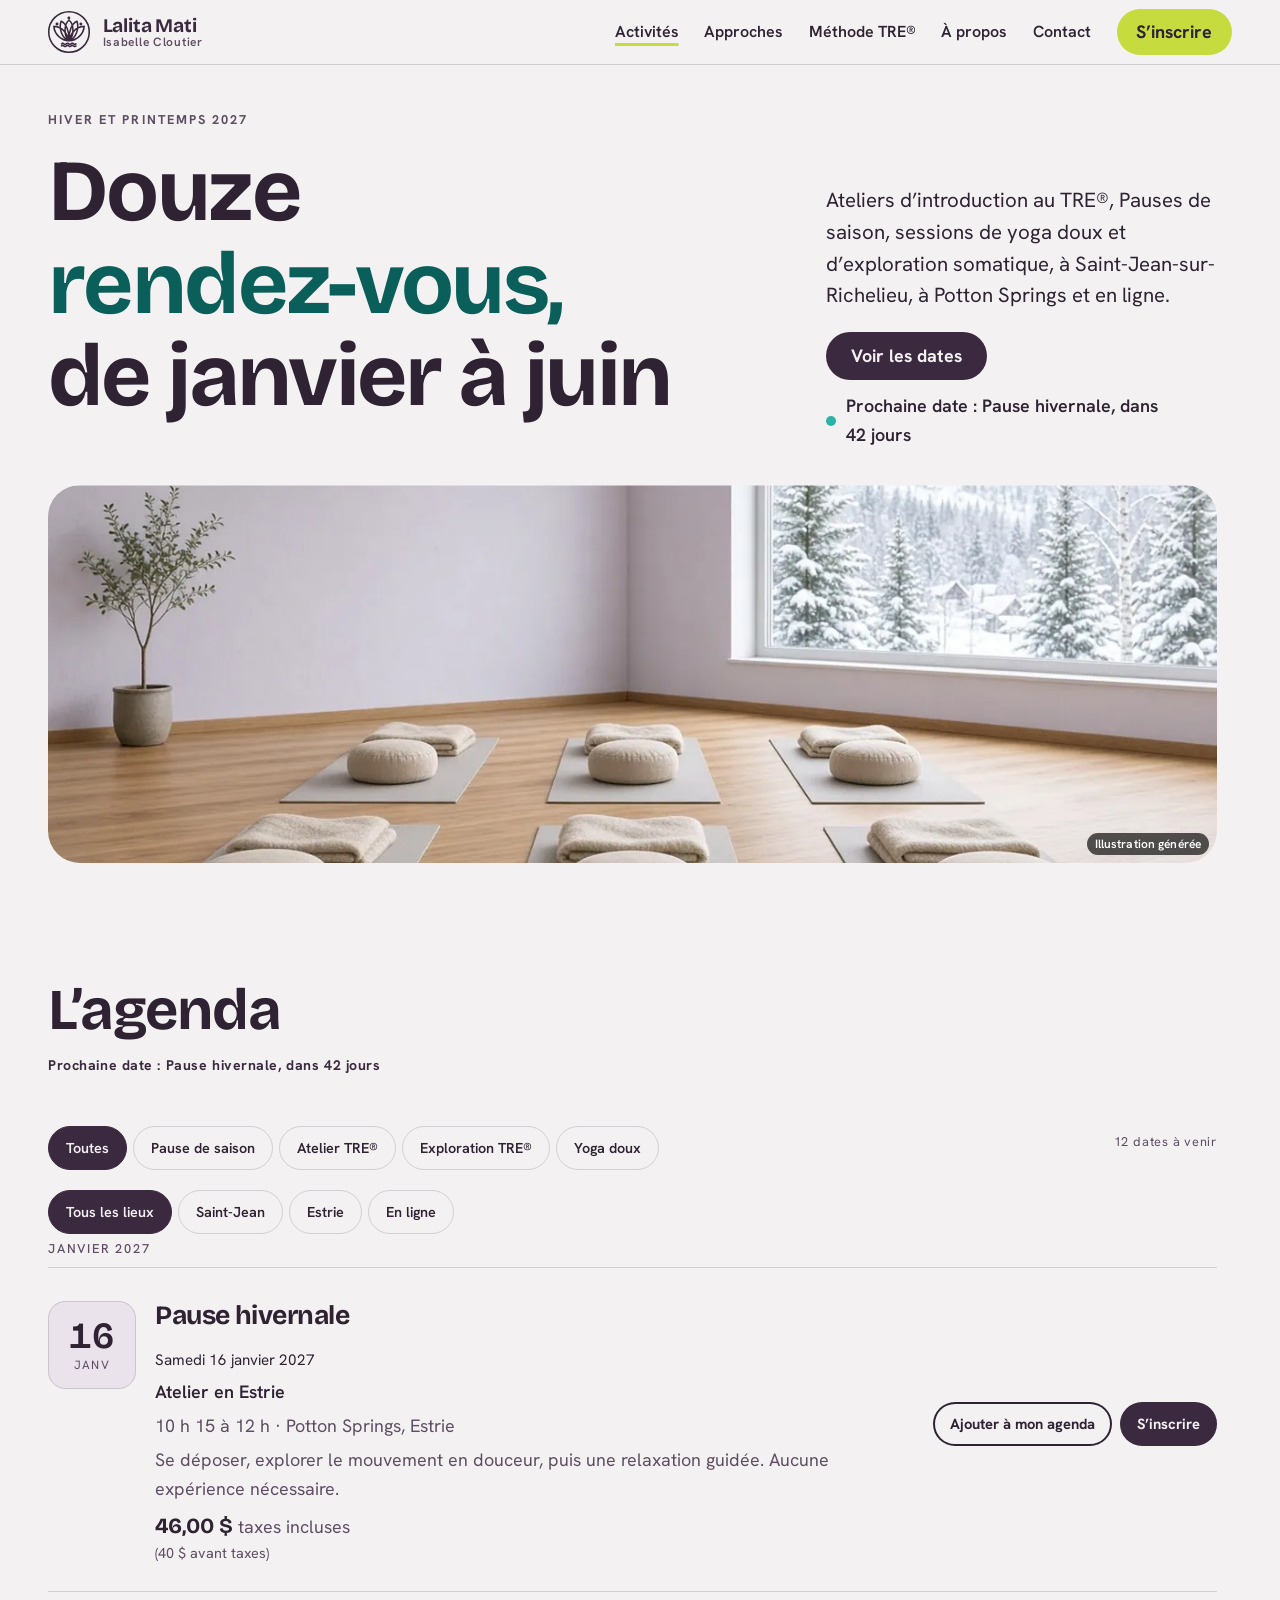
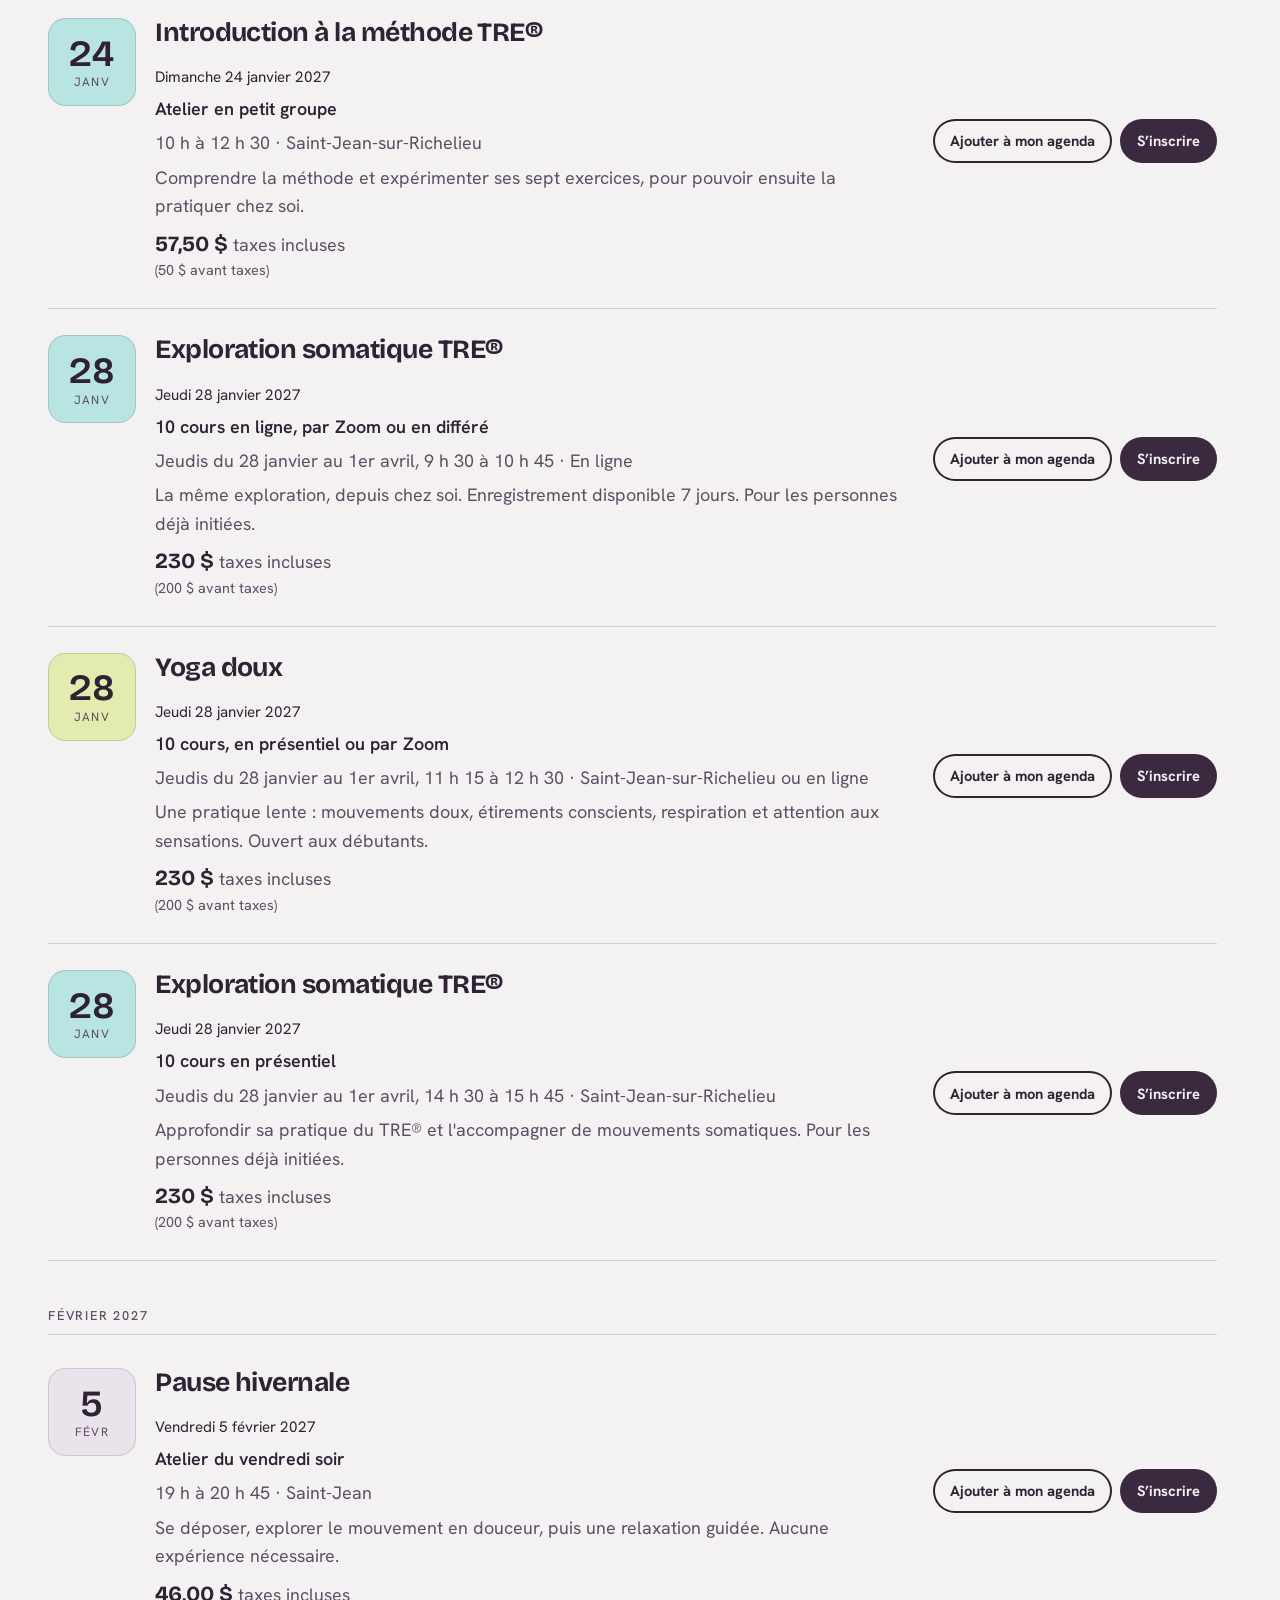
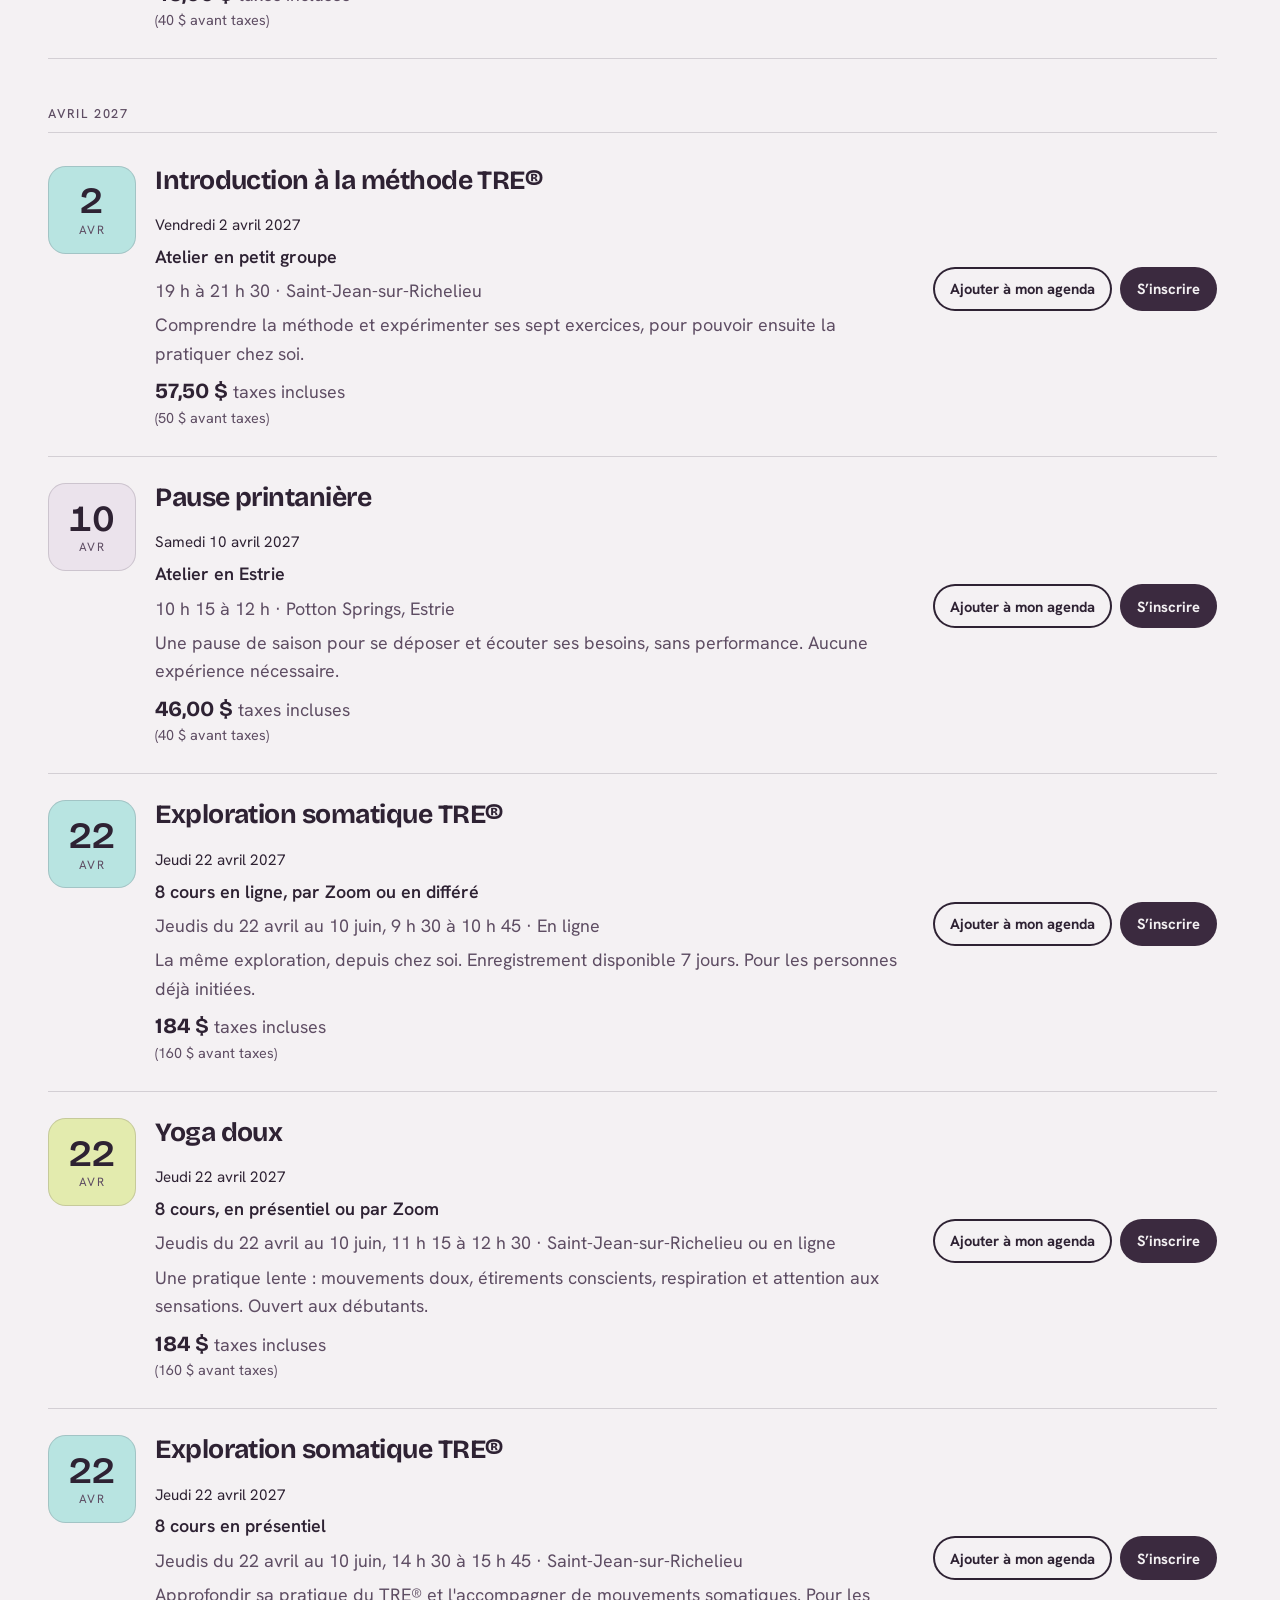
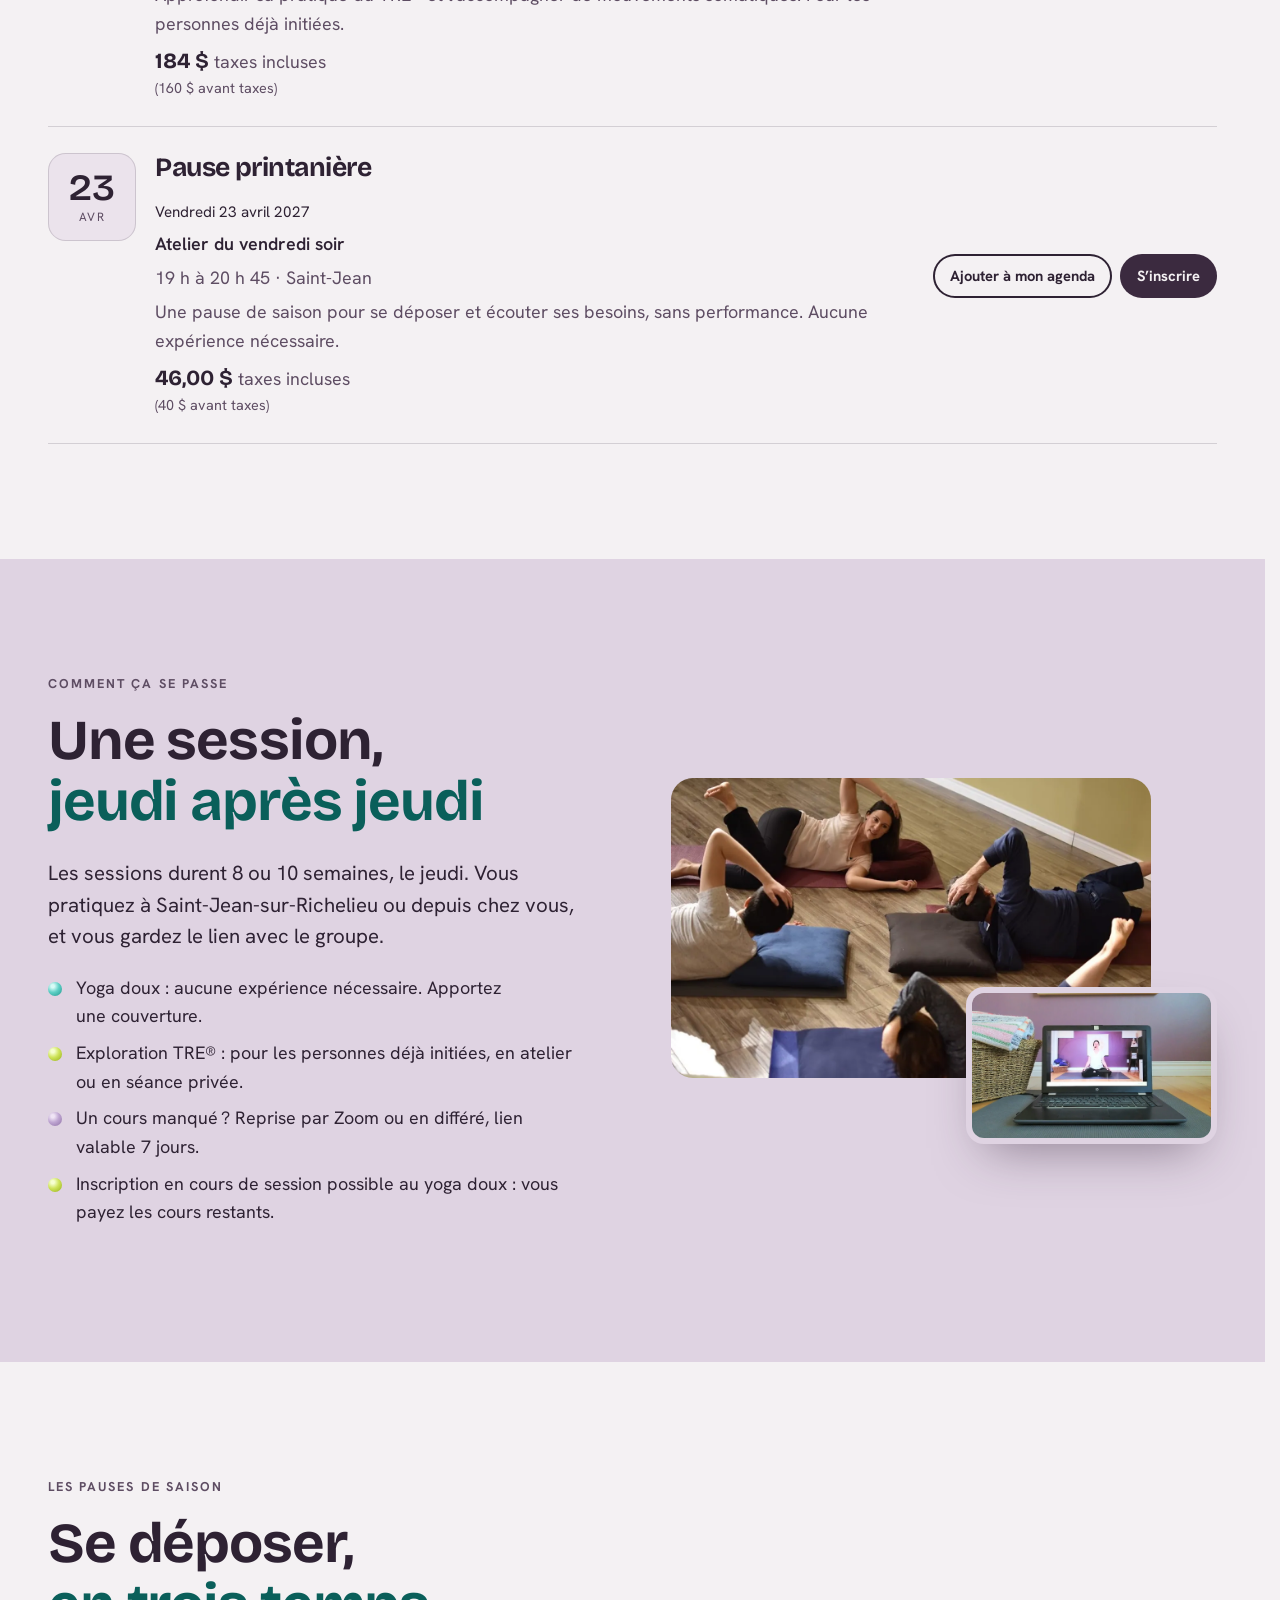
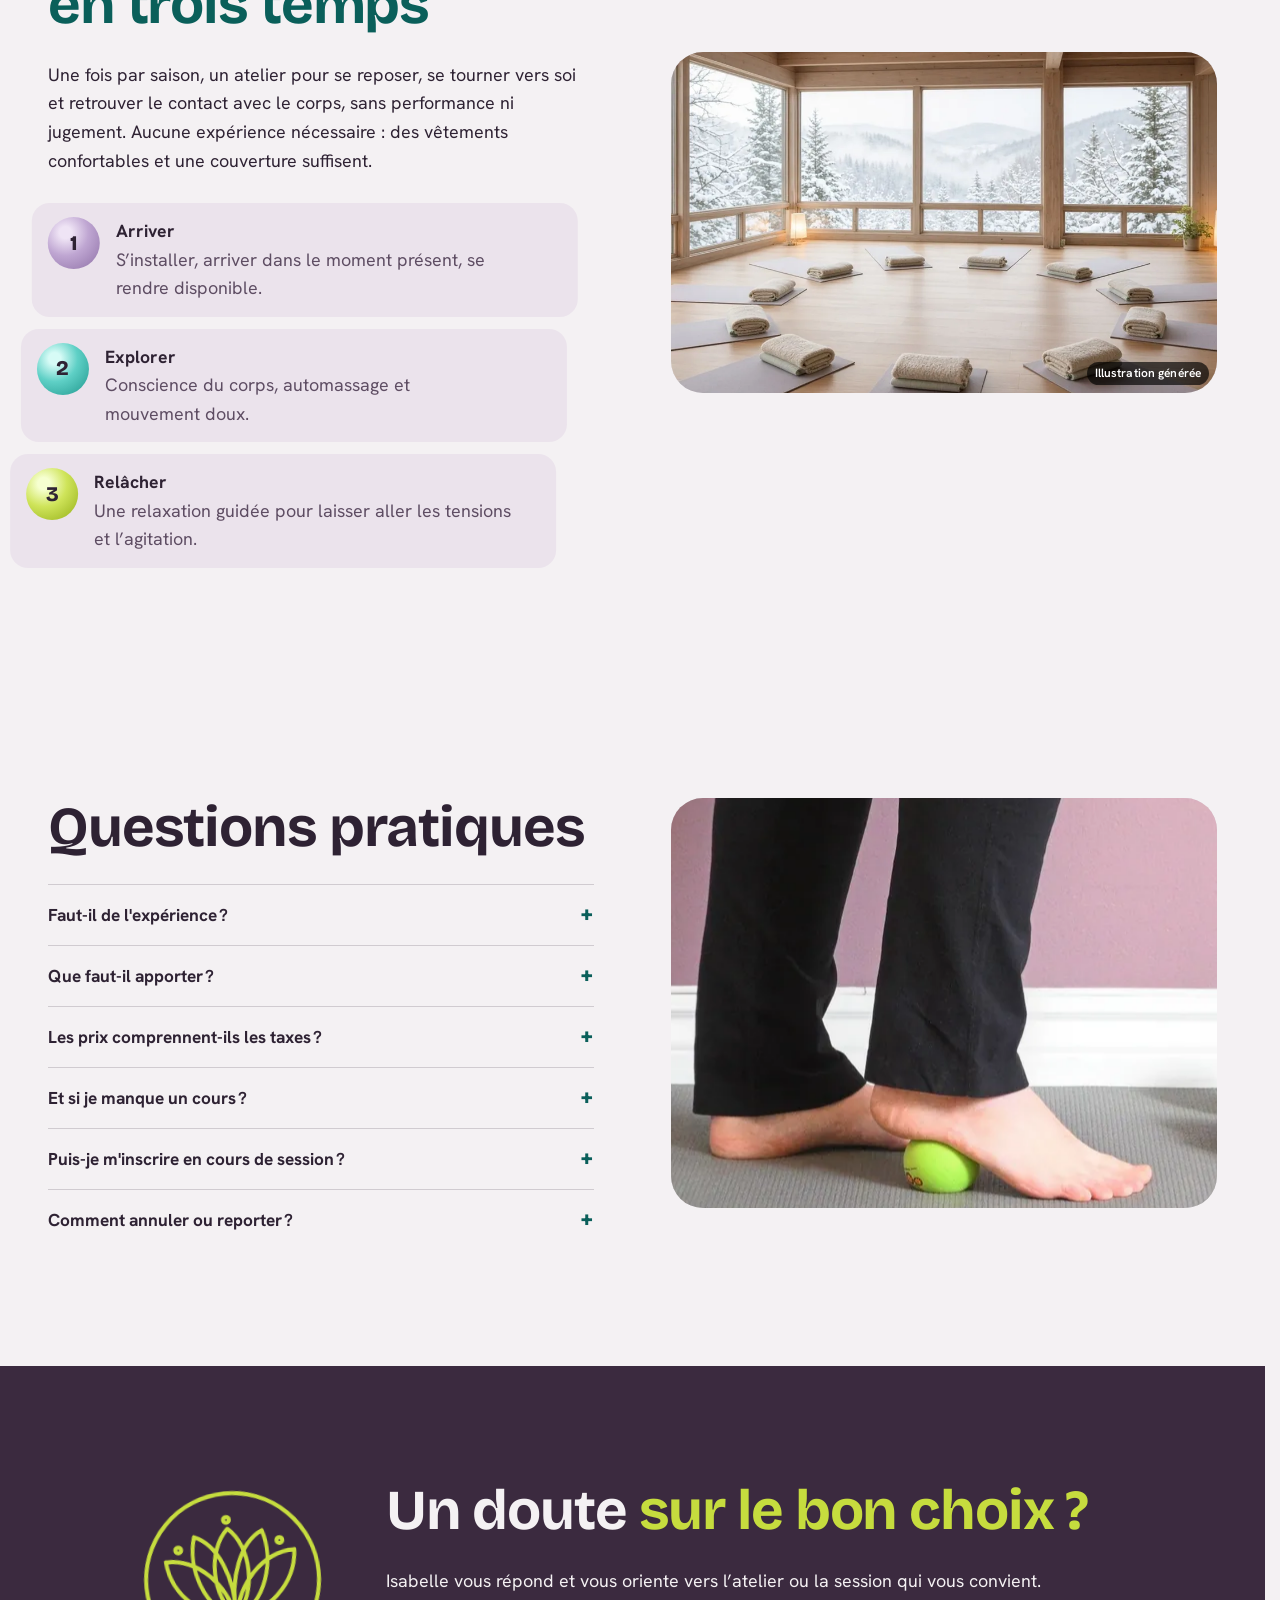
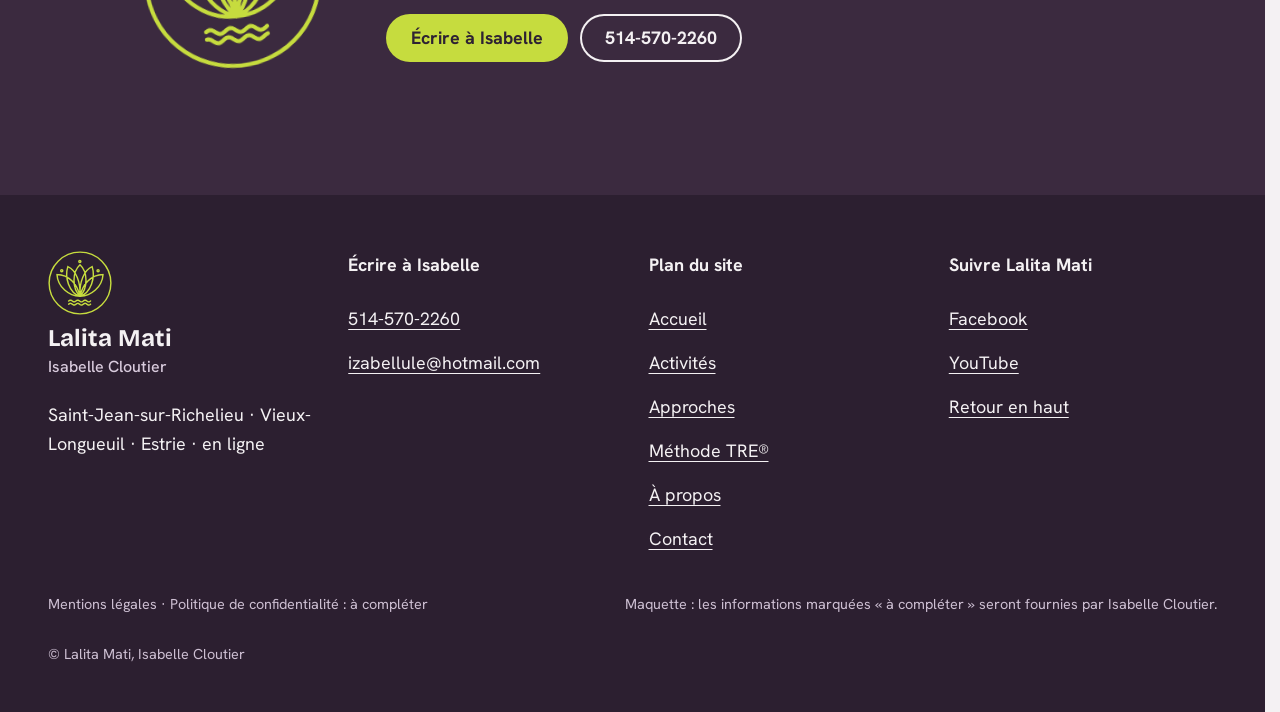
<file: activites.html>
<!doctype html>
<html lang="fr-CA" data-v="1">
<head>
<meta charset="utf-8">
<meta name="viewport" content="width=device-width, initial-scale=1, viewport-fit=cover">
<title>Activités à venir : ateliers et sessions 2027 · Lalita Mati</title>
<meta name="description" content="Ateliers d’introduction au TRE®, Pauses de saison, sessions de yoga doux et d’exploration somatique, de janvier à juin 2027.">
<meta name="robots" content="noindex, nofollow">
<link rel="canonical" href="https://yogalalitamati-maquette.vercel.app/activites">
<style>:root{--fond:#F4F1F3;--texte:#2E2233;--voile-fond:#3B2A3F;--ouverture-fond:#3B2A3F}:root { --entete-h: 72px; --barres-h: 0px; } html { background: var(--fond); color: var(--texte); scrollbar-gutter: stable; } body { margin: 0; background: var(--fond); } html.js:not(.secours):not([data-arrivee="retour"]) [data-anime] { opacity: 0; } html.js:not(.secours):not([data-arrivee="retour"]) [data-anime].vu { opacity: 1; } [data-voile] { position: fixed; inset: 0; z-index: 900; background: var(--voile-fond); transform: translateY(100%); visibility: hidden; pointer-events: none; } html[data-arrivee="voile"]:not(.voile-leve):not(.secours) [data-voile] { transform: none; visibility: visible; } html.secours [data-voile] { visibility: hidden !important; } .ouverture-panneau { position: fixed; inset: 0; z-index: 850; display: none; place-content: center; justify-items: center; background: var(--ouverture-fond, var(--voile-fond)); color: var(--fond); text-align: center; } html.js[data-arrivee="intro"]:not(.secours):not(.intro-finie) .ouverture-panneau { display: grid; } html.defilement-bloque, html.defilement-bloque body, html.js[data-arrivee="intro"]:not(.secours):not(.intro-finie), html.js[data-arrivee="intro"]:not(.secours):not(.intro-finie) body, html[data-arrivee="voile"]:not(.voile-leve):not(.secours), html[data-arrivee="voile"]:not(.voile-leve):not(.secours) body { overflow: hidden; } html.js[data-arrivee="intro"]:not(.secours):not(.intro-finie) { background-color: var(--ouverture-fond, var(--voile-fond)); } html[data-arrivee="voile"]:not(.voile-leve):not(.secours) { background-color: var(--voile-fond); }</style>
<script>(function () {
var d = document.documentElement, ss = null, ls = null;
try { ss = window.sessionStorage; ls = window.localStorage; } catch (e) {}
d.classList.add('js');
var nav = performance.getEntriesByType ? performance.getEntriesByType('navigation')[0] : null;
var type = nav ? nav.type : 'navigate';
var depart = null;
try { depart = JSON.parse(ss.getItem('socle:depart') || 'null'); ss.removeItem('socle:depart'); } catch (e) {}
if (depart && !(Date.now() - depart.t < 15000)) depart = null;
var mode = type === 'back_forward' ? 'retour' : type === 'reload' ? 'intro' : depart ? 'voile' : 'intro';
d.setAttribute('data-arrivee', mode);
if (mode === 'voile' && depart.couleur) d.style.setProperty('--voile-fond', depart.couleur);
if (type === 'reload' && 'scrollRestoration' in history) {
history.scrollRestoration = 'manual';
}
try {
var choisie = ls && ls.getItem('socle:langue');
var langue = (d.lang || '').slice(0, 2);
if (choisie && choisie !== langue && type === 'navigate' && !depart) {
var alt = document.querySelector('link[rel="alternate"][hreflang="' + choisie + '"]');
if (alt) location.replace(new URL(alt.href).pathname + location.search + location.hash);
}
} catch (e) {}
setTimeout(function () { if (!d.classList.contains('demarre')) d.classList.add('secours'); }, 2000);
})();</script>
<link rel="preload" href="/assets/polices/bricolage-grotesque.woff2" as="font" type="font/woff2" crossorigin>
<link rel="preload" href="/assets/polices/hanken-grotesk.woff2" as="font" type="font/woff2" crossorigin>
<link rel="stylesheet" href="/assets/css/socle.css?v=1">
<link rel="stylesheet" href="/assets/css/site.css?v=1">
<link rel="modulepreload" href="/assets/js/site.js?v=1">
<link rel="modulepreload" href="/assets/js/socle/index.js?v=1">
<script src="/assets/vendor/gsap.min.js" defer></script>
<script src="/assets/vendor/ScrollTrigger.min.js" defer></script>
<script src="/assets/vendor/SplitText.min.js" defer></script>
<script type="module" src="/assets/js/site.js?v=1"></script>
<meta name="theme-color" content="#F4F1F3">
<link rel="icon" href="/assets/images/favicon.svg" type="image/svg+xml">
<link rel="apple-touch-icon" href="/assets/images/apple-touch-icon.png">
<meta property="og:type" content="website">
<meta property="og:site_name" content="Lalita Mati">
<meta property="og:locale" content="fr_CA">
<meta property="og:title" content="Activités à venir : ateliers et sessions 2027 · Lalita Mati">
<meta property="og:description" content="Ateliers d’introduction au TRE®, Pauses de saison, sessions de yoga doux et d’exploration somatique, de janvier à juin 2027.">
<meta property="og:url" content="https://yogalalitamati-maquette.vercel.app/activites">
<meta property="og:image" content="https://yogalalitamati-maquette.vercel.app/assets/partage/activites-fr.jpg">
<meta property="og:image:width" content="1200">
<meta property="og:image:height" content="630">
<meta property="og:image:alt" content="L’agenda de Lalita Mati, hiver et printemps 2027">
<meta name="twitter:card" content="summary_large_image">
<script type="application/ld+json">{"@context":"https://schema.org","@type":"LocalBusiness","name":"Lalita Mati, Isabelle Cloutier","description":"Yoga somatique, yoga doux thérapeutique, méthode TRE®, automassage avec balles et pleine conscience, en séances privées, cours, ateliers et en ligne.","telephone":"+1-514-570-2260","email":"izabellule@hotmail.com","address":{"@type":"PostalAddress","streetAddress":"291, rue Richelieu","addressLocality":"Saint-Jean-sur-Richelieu","addressRegion":"QC","addressCountry":"CA"},"areaServed":["Saint-Jean-sur-Richelieu","Longueuil","Estrie"],"founder":{"@type":"Person","name":"Isabelle Cloutier","jobTitle":"Enseignante en yoga et yoga thérapeutique, praticienne de la méthode TRE®"},"sameAs":["https://www.facebook.com/yogalalitamati/","https://www.youtube.com/channel/UChI_zy8Xa_uAhh0LkR26-WQ/featured"]}</script>
</head>
<body id="haut">
<div data-voile data-forme="vague" aria-hidden="true"><svg class="voile-vague voile-vague--haut" viewBox="0 0 1440 120" preserveAspectRatio="none" aria-hidden="true"><path d="M0 120 C 240 20 480 20 720 70 S 1200 130 1440 40 V 120 H 0 Z"/></svg><svg class="voile-vague voile-vague--bas" viewBox="0 0 1440 120" preserveAspectRatio="none" aria-hidden="true"><path d="M0 0 C 240 100 480 100 720 50 S 1200 -10 1440 80 V 0 H 0 Z"/></svg><div class="voile-contenu"><svg class="lotus voile-lotus" viewBox="0 0 800 800" aria-hidden="true" focusable="false">
  <circle class="lotus-cercle" cx="400" cy="400" r="386" fill="none" stroke="currentColor" stroke-width="26" pathLength="1"/>
  <g fill="none" stroke="currentColor" stroke-width="26" stroke-linecap="round" stroke-linejoin="round">
    <path class="lotus-petales" d="M400 565 C 300 470 300 262 400 172 C 500 262 500 470 400 565 M248 195 C 205 330 262 522 400 565 M248 195 C 345 235 412 385 400 565 M552 195 C 595 330 538 522 400 565 M552 195 C 455 235 388 385 400 565 M112 293 C 122 450 262 567 400 565 M112 293 C 262 293 372 425 396 560 M688 293 C 678 450 538 567 400 565 M688 293 C 538 293 428 425 404 560" pathLength="1"/>
    <path class="lotus-vague lotus-vague--1" d="M258 625.0 L265 620.0 L272 616.1 L279 614.1 L285 614.5 L292 617.2 L299 621.6 L306 626.7 L313 631.5 L320 634.8 L327 636.0 L333 634.8 L340 631.5 L347 626.7 L354 621.6 L361 617.2 L368 614.5 L374 614.1 L381 616.1 L388 620.0 L395 625.0 L402 630.0 L409 633.9 L416 635.9 L422 635.5 L429 632.8 L436 628.4 L443 623.3 L450 618.5 L457 615.2 L464 614.0 L470 615.2 L477 618.5 L484 623.3 L491 628.4 L498 632.8 L505 635.5 L511 635.9 L518 633.9 L525 630.0 L532 625.0"/>
    <path class="lotus-vague lotus-vague--2" d="M258 665.0 L265 660.0 L272 656.1 L279 654.1 L285 654.5 L292 657.2 L299 661.6 L306 666.7 L313 671.5 L320 674.8 L327 676.0 L333 674.8 L340 671.5 L347 666.7 L354 661.6 L361 657.2 L368 654.5 L374 654.1 L381 656.1 L388 660.0 L395 665.0 L402 670.0 L409 673.9 L416 675.9 L422 675.5 L429 672.8 L436 668.4 L443 663.3 L450 658.5 L457 655.2 L464 654.0 L470 655.2 L477 658.5 L484 663.3 L491 668.4 L498 672.8 L505 675.5 L511 675.9 L518 673.9 L525 670.0 L532 665.0"/>
    <circle class="lotus-point" cx="398" cy="132" r="13"/><circle class="lotus-point" cx="172" cy="246" r="13"/><circle class="lotus-point" cx="626" cy="246" r="13"/>
  </g>
</svg><span data-voile-libelle>Activités</span></div></div>
<div class="ouverture-panneau" data-ouverture aria-hidden="true">
  <div class="ouverture-objet" data-ouverture-objet><svg class="lotus ouverture-lotus" viewBox="0 0 800 800" aria-hidden="true" focusable="false">
  <circle class="lotus-cercle" cx="400" cy="400" r="386" fill="none" stroke="currentColor" stroke-width="16" pathLength="1"/>
  <g fill="none" stroke="currentColor" stroke-width="16" stroke-linecap="round" stroke-linejoin="round">
    <path class="lotus-petales" d="M400 565 C 300 470 300 262 400 172 C 500 262 500 470 400 565 M248 195 C 205 330 262 522 400 565 M248 195 C 345 235 412 385 400 565 M552 195 C 595 330 538 522 400 565 M552 195 C 455 235 388 385 400 565 M112 293 C 122 450 262 567 400 565 M112 293 C 262 293 372 425 396 560 M688 293 C 678 450 538 567 400 565 M688 293 C 538 293 428 425 404 560" pathLength="1"/>
    <path class="lotus-vague lotus-vague--1" d="M258 625.0 L265 620.0 L272 616.1 L279 614.1 L285 614.5 L292 617.2 L299 621.6 L306 626.7 L313 631.5 L320 634.8 L327 636.0 L333 634.8 L340 631.5 L347 626.7 L354 621.6 L361 617.2 L368 614.5 L374 614.1 L381 616.1 L388 620.0 L395 625.0 L402 630.0 L409 633.9 L416 635.9 L422 635.5 L429 632.8 L436 628.4 L443 623.3 L450 618.5 L457 615.2 L464 614.0 L470 615.2 L477 618.5 L484 623.3 L491 628.4 L498 632.8 L505 635.5 L511 635.9 L518 633.9 L525 630.0 L532 625.0"/>
    <path class="lotus-vague lotus-vague--2" d="M258 665.0 L265 660.0 L272 656.1 L279 654.1 L285 654.5 L292 657.2 L299 661.6 L306 666.7 L313 671.5 L320 674.8 L327 676.0 L333 674.8 L340 671.5 L347 666.7 L354 661.6 L361 657.2 L368 654.5 L374 654.1 L381 656.1 L388 660.0 L395 665.0 L402 670.0 L409 673.9 L416 675.9 L422 675.5 L429 672.8 L436 668.4 L443 663.3 L450 658.5 L457 655.2 L464 654.0 L470 655.2 L477 658.5 L484 663.3 L491 668.4 L498 672.8 L505 675.5 L511 675.9 L518 673.9 L525 670.0 L532 665.0"/>
    <circle class="lotus-point" cx="398" cy="132" r="13"/><circle class="lotus-point" cx="172" cy="246" r="13"/><circle class="lotus-point" cx="626" cy="246" r="13"/>
  </g>
</svg></div>
  <p class="ouverture-nom">Lalita Mati</p>
  <p class="ouverture-ligne">Yoga somatique · Méthode TRE®</p>
</div>
<a class="evitement" href="#contenu">Aller au contenu</a>
<header data-entete>
  <div class="entete-rangee">
    <a class="entete-logo" href="/" data-libelle="Accueil">
      <svg class="lotus entete-lotus" viewBox="0 0 800 800" aria-hidden="true" focusable="false">
  <circle class="lotus-cercle" cx="400" cy="400" r="386" fill="none" stroke="currentColor" stroke-width="30" pathLength="1"/>
  <g fill="none" stroke="currentColor" stroke-width="30" stroke-linecap="round" stroke-linejoin="round">
    <path class="lotus-petales" d="M400 565 C 300 470 300 262 400 172 C 500 262 500 470 400 565 M248 195 C 205 330 262 522 400 565 M248 195 C 345 235 412 385 400 565 M552 195 C 595 330 538 522 400 565 M552 195 C 455 235 388 385 400 565 M112 293 C 122 450 262 567 400 565 M112 293 C 262 293 372 425 396 560 M688 293 C 678 450 538 567 400 565 M688 293 C 538 293 428 425 404 560" pathLength="1"/>
    <path class="lotus-vague lotus-vague--1" d="M258 625.0 L265 620.0 L272 616.1 L279 614.1 L285 614.5 L292 617.2 L299 621.6 L306 626.7 L313 631.5 L320 634.8 L327 636.0 L333 634.8 L340 631.5 L347 626.7 L354 621.6 L361 617.2 L368 614.5 L374 614.1 L381 616.1 L388 620.0 L395 625.0 L402 630.0 L409 633.9 L416 635.9 L422 635.5 L429 632.8 L436 628.4 L443 623.3 L450 618.5 L457 615.2 L464 614.0 L470 615.2 L477 618.5 L484 623.3 L491 628.4 L498 632.8 L505 635.5 L511 635.9 L518 633.9 L525 630.0 L532 625.0"/>
    <path class="lotus-vague lotus-vague--2" d="M258 665.0 L265 660.0 L272 656.1 L279 654.1 L285 654.5 L292 657.2 L299 661.6 L306 666.7 L313 671.5 L320 674.8 L327 676.0 L333 674.8 L340 671.5 L347 666.7 L354 661.6 L361 657.2 L368 654.5 L374 654.1 L381 656.1 L388 660.0 L395 665.0 L402 670.0 L409 673.9 L416 675.9 L422 675.5 L429 672.8 L436 668.4 L443 663.3 L450 658.5 L457 655.2 L464 654.0 L470 655.2 L477 658.5 L484 663.3 L491 668.4 L498 672.8 L505 675.5 L511 675.9 L518 673.9 L525 670.0 L532 665.0"/>
    <circle class="lotus-point" cx="398" cy="132" r="13"/><circle class="lotus-point" cx="172" cy="246" r="13"/><circle class="lotus-point" cx="626" cy="246" r="13"/>
  </g>
</svg><span class="entete-nom"><span>Lalita Mati</span><small>Isabelle Cloutier</small></span>
    </a>
    <nav data-nav aria-label="Navigation principale">
      <ul><li><a href="/activites" data-libelle="Activités" aria-current="page">Activités</a></li><li><a href="/approches" data-libelle="Approches">Approches</a></li><li><a href="/methode-tre" data-libelle="Méthode TRE®">Méthode TRE®</a></li><li><a href="/a-propos" data-libelle="À propos">À propos</a></li><li><a href="/contact" data-libelle="Contact">Contact</a></li></ul>
    </nav>
    <div class="entete-actions">
      <a class="bouton" href="/activites" data-libelle="Activités">S’inscrire</a>
      <button type="button" data-menu-bouton aria-controls="menu" aria-expanded="false" data-libelle-ouvrir="Menu" data-libelle-fermer="Fermer"><span data-libelle-bouton>Menu</span></button>
      <a class="menu-sansjs" href="#menu" data-menu-lien>Menu</a>
    </div>
  </div>
</header>
<script>/* Avant le premier affichage : rangées de la navigation (même règle que ajusterNav dans assets/js/socle/entete.js)
   et hauteur réelle de l'en-tête, pour que rien ne saute quand le JavaScript du site prend la main. */
(function () {
  var h = document.documentElement, u = document.querySelector('[data-nav] ul'), e = document.querySelector('[data-entete]');
  if (u) {
    var deborde = function () { return u.scrollWidth > u.clientWidth + 1; }, c = deborde();
    if (c && window.matchMedia('(min-width: 900px)').matches) {
      h.classList.add('nav-deux-rangees'); c = deborde();
      if (c) { h.classList.add('nav-deux-lignes'); var a = u.querySelector('a'); c = !a || u.getBoundingClientRect().height > a.getBoundingClientRect().height * 2.5; }
      if (c) h.classList.remove('nav-deux-rangees', 'nav-deux-lignes');
    }
    if (c) h.classList.add('nav-compacte');
  }
  if (e) h.style.setProperty('--entete-h', Math.round(e.getBoundingClientRect().height) + 'px');
})();</script>
<span id="menu-ferme" aria-hidden="true"></span>
<div id="menu" data-menu role="dialog" aria-modal="true" aria-label="Menu">
  <p class="menu-sansjs-fermer"><a href="#menu-ferme">Fermer</a></p>
  <ul><li style="--i:0"><a href="/" class="menu-lien" data-libelle="Accueil">Accueil</a></li><li style="--i:1"><a href="/activites" class="menu-lien" data-libelle="Activités" aria-current="page">Activités</a></li><li style="--i:2"><a href="/approches" class="menu-lien" data-libelle="Approches">Approches</a></li><li style="--i:3"><a href="/methode-tre" class="menu-lien" data-libelle="Méthode TRE®">Méthode TRE®</a></li><li style="--i:4"><a href="/a-propos" class="menu-lien" data-libelle="À propos">À propos</a></li><li style="--i:5"><a href="/contact" class="menu-lien" data-libelle="Contact">Contact</a></li></ul>
  <p class="menu-actions"><a class="bouton" href="tel:+15145702260">Appeler 514-570-2260</a></p>
  <p class="menu-lieux">Saint-Jean-sur-Richelieu · Vieux-Longueuil · Estrie · en ligne</p>
</div>
<main id="contenu" tabindex="-1">
<section class="page-ouverture ouverture-bandeau" id="debut">
  <div class="conteneur ouverture-bandeau-tete">
    <p class="surtitre" data-anime="gsap">Hiver et printemps 2027</p>
    <h1 class="titre-xl ouverture-titre" data-anime="gsap">
      <span class="masque-ligne"><span class="ouv-ligne">Douze <em>rendez-vous,</em></span></span>
      <span class="masque-ligne"><span class="ouv-ligne">de janvier à juin</span></span>
    </h1>
    <div class="ouverture-bandeau-pied" data-anime="gsap">
      <p class="chapo masque-ecran-tres-bas">Ateliers d’introduction au TRE®, Pauses de saison, sessions de yoga doux et d’exploration somatique, à Saint-Jean-sur-Richelieu, à Potton Springs et en ligne.</p>
      <p class="ouverture-actions">
        <a class="bouton" href="#agenda" data-action-principale data-sans-transition>Voir les dates</a>
        <span class="info-cle" data-info-cle><span class="pastille-vivante" aria-hidden="true"></span><span data-prochaine-texte>Prochain rendez-vous : <strong>Pause hivernale</strong>, sam 16 janv</span></span>
      </p>
    </div>
  </div>
  <div class="ouverture-bandeau-image" data-iris-centre data-effet="bandeau-ouverture">
    <figure class="media bandeau-media" data-grok style="--cadrage:50% 50%">
  <picture><source media="(max-width: 760px) and (orientation: portrait)" srcset="/assets/images/grok/activites-ouverture-mobile-640.webp 640w, /assets/images/grok/activites-ouverture-mobile-1080.webp 1080w" sizes="100vw">
    <img src="/assets/images/grok/activites-ouverture-1280.webp" srcset="/assets/images/grok/activites-ouverture-640.webp 640w, /assets/images/grok/activites-ouverture-1280.webp 1280w, /assets/images/grok/activites-ouverture-1920.webp 1920w" sizes="100vw" alt="Une salle de yoga prête pour un cours de groupe, tapis et couvertures, neige derrière la fenêtre" width="1280" height="720" fetchpriority="high" loading="eager" decoding="async">
  </picture><figcaption class="mention-ia">Illustration générée</figcaption>
</figure>
  </div>
</section>
<section class="section agd" id="agenda" data-module="agenda-des-dates" aria-labelledby="agd-titre" data-textes="{&quot;tous&quot;:&quot;Toutes&quot;,&quot;ajouter&quot;:&quot;Ajouter à mon agenda&quot;,&quot;ajoute&quot;:&quot;Ajouté à mon agenda&quot;,&quot;reserver&quot;:&quot;S’inscrire&quot;,&quot;attente&quot;:&quot;Liste d’attente&quot;,&quot;complet&quot;:&quot;Complet&quot;,&quot;encours&quot;:&quot;En cours&quot;,&quot;aujourdhui&quot;:&quot;Aujourd’hui&quot;,&quot;cesoir&quot;:&quot;Ce soir&quot;,&quot;demain&quot;:&quot;Demain&quot;,&quot;aucune&quot;:&quot;Aucune date de ce type pour le moment.&quot;,&quot;tampon&quot;:&quot;Ajouté&quot;}" data-types="{&quot;atelier&quot;:&quot;Atelier TRE®&quot;,&quot;pause&quot;:&quot;Pause de saison&quot;,&quot;yoga&quot;:&quot;Yoga doux&quot;,&quot;exploration&quot;:&quot;Exploration TRE®&quot;}">
  <div class="conteneur">
    <div class="agd__tete">
      <h2 class="agd__h2 titre-l" id="agd-titre" data-anime="lignes">L’agenda</h2>
      <p class="agd__prochaine" data-prochaine aria-live="polite"></p>
    </div>
    <div class="agd__outils">
      <div class="agd__filtres" role="group" aria-label="Types d’activités"></div>
      <p class="agd__compte" data-compte aria-live="polite"></p>
    </div>
    <div class="agd-lieux" role="group" aria-label="Lieux" data-filtre-lieux hidden>
      <button type="button" class="agd__filtre" data-zone="" aria-pressed="true">Tous les lieux</button>
      <button type="button" class="agd__filtre" data-zone="saint-jean" aria-pressed="false">Saint-Jean</button>
      <button type="button" class="agd__filtre" data-zone="estrie" aria-pressed="false">Estrie</button>
      <button type="button" class="agd__filtre" data-zone="en-ligne" aria-pressed="false">En ligne</button>
    </div>
    <div class="agd__cadre">
      <ol class="agd__liste">
        <li class="agd__date" id="date-pause-hiver-potton" data-debut="2027-01-16T10:15" data-fin="2027-01-16T12:00" data-type="Pause de saison" data-zone="estrie" data-en-ligne="non" data-lieu="Centre de méditation et de ressourcement spirituel de Potton Springs" data-reserver="/contact?objet=activite&amp;activite=pause-hiver-potton#formulaire">
          <h3 class="agd__titre">Pause hivernale</h3>
          <time class="agd__quand" datetime="2027-01-16T10:15">samedi 16 janvier 2027</time>
          <p class="agd__sous">Atelier en Estrie</p>
          <p class="agd__lieu">10 h 15 à 12 h · Potton Springs, Estrie</p>
          <p class="agd__texte">Se déposer, explorer le mouvement en douceur, puis une relaxation guidée. Aucune expérience nécessaire.</p>
          <p class="agd__prix" data-prix><strong>46,00 $</strong> taxes incluses <span>(40 $ avant taxes)</span></p>
        </li><li class="agd__date" id="date-intro-tre-hiver" data-debut="2027-01-24T10:00" data-fin="2027-01-24T12:30" data-type="Atelier TRE®" data-zone="saint-jean" data-en-ligne="non" data-lieu="Fondation Poorna-Jnana Yoga" data-reserver="/contact?objet=activite&amp;activite=intro-tre-hiver#formulaire">
          <h3 class="agd__titre">Introduction à la méthode TRE®</h3>
          <time class="agd__quand" datetime="2027-01-24T10:00">dimanche 24 janvier 2027</time>
          <p class="agd__sous">Atelier en petit groupe</p>
          <p class="agd__lieu">10 h à 12 h 30 · Saint-Jean-sur-Richelieu</p>
          <p class="agd__texte">Comprendre la méthode et expérimenter ses sept exercices, pour pouvoir ensuite la pratiquer chez soi.</p>
          <p class="agd__prix" data-prix><strong>57,50 $</strong> taxes incluses <span>(50 $ avant taxes)</span></p>
        </li><li class="agd__date" id="date-tre-hiver-ligne" data-debut="2027-01-28T09:30" data-fin="2027-04-01T10:45" data-type="Exploration TRE®" data-zone="en-ligne" data-en-ligne="oui" data-lieu="En ligne" data-reserver="/contact?objet=activite&amp;activite=tre-hiver-ligne#formulaire">
          <h3 class="agd__titre">Exploration somatique TRE®</h3>
          <time class="agd__quand" datetime="2027-01-28T09:30">jeudi 28 janvier 2027</time>
          <p class="agd__sous">10 cours en ligne, par Zoom ou en différé</p>
          <p class="agd__lieu">Jeudis du 28 janvier au 1er avril, 9 h 30 à 10 h 45 · En ligne</p>
          <p class="agd__texte">La même exploration, depuis chez soi. Enregistrement disponible 7 jours. Pour les personnes déjà initiées.</p>
          <p class="agd__prix" data-prix><strong>230 $</strong> taxes incluses <span>(200 $ avant taxes)</span></p>
        </li><li class="agd__date" id="date-yoga-doux-hiver" data-debut="2027-01-28T11:15" data-fin="2027-04-01T12:30" data-type="Yoga doux" data-zone="saint-jean" data-en-ligne="oui" data-lieu="Fondation Poorna-Jnana Yoga" data-reserver="/contact?objet=activite&amp;activite=yoga-doux-hiver#formulaire">
          <h3 class="agd__titre">Yoga doux</h3>
          <time class="agd__quand" datetime="2027-01-28T11:15">jeudi 28 janvier 2027</time>
          <p class="agd__sous">10 cours, en présentiel ou par Zoom</p>
          <p class="agd__lieu">Jeudis du 28 janvier au 1er avril, 11 h 15 à 12 h 30 · Saint-Jean-sur-Richelieu ou en ligne</p>
          <p class="agd__texte">Une pratique lente : mouvements doux, étirements conscients, respiration et attention aux sensations. Ouvert aux débutants.</p>
          <p class="agd__prix" data-prix><strong>230 $</strong> taxes incluses <span>(200 $ avant taxes)</span></p>
        </li><li class="agd__date" id="date-tre-hiver-presentiel" data-debut="2027-01-28T14:30" data-fin="2027-04-01T15:45" data-type="Exploration TRE®" data-zone="saint-jean" data-en-ligne="non" data-lieu="Fondation Poorna-Jnana Yoga" data-reserver="/contact?objet=activite&amp;activite=tre-hiver-presentiel#formulaire">
          <h3 class="agd__titre">Exploration somatique TRE®</h3>
          <time class="agd__quand" datetime="2027-01-28T14:30">jeudi 28 janvier 2027</time>
          <p class="agd__sous">10 cours en présentiel</p>
          <p class="agd__lieu">Jeudis du 28 janvier au 1er avril, 14 h 30 à 15 h 45 · Saint-Jean-sur-Richelieu</p>
          <p class="agd__texte">Approfondir sa pratique du TRE® et l&#39;accompagner de mouvements somatiques. Pour les personnes déjà initiées.</p>
          <p class="agd__prix" data-prix><strong>230 $</strong> taxes incluses <span>(200 $ avant taxes)</span></p>
        </li><li class="agd__date" id="date-pause-hiver-saint-jean" data-debut="2027-02-05T19:00" data-fin="2027-02-05T20:45" data-type="Pause de saison" data-zone="saint-jean" data-en-ligne="non" data-lieu="Centre Simhananda" data-reserver="/contact?objet=activite&amp;activite=pause-hiver-saint-jean#formulaire">
          <h3 class="agd__titre">Pause hivernale</h3>
          <time class="agd__quand" datetime="2027-02-05T19:00">vendredi 5 février 2027</time>
          <p class="agd__sous">Atelier du vendredi soir</p>
          <p class="agd__lieu">19 h à 20 h 45 · Saint-Jean</p>
          <p class="agd__texte">Se déposer, explorer le mouvement en douceur, puis une relaxation guidée. Aucune expérience nécessaire.</p>
          <p class="agd__prix" data-prix><strong>46,00 $</strong> taxes incluses <span>(40 $ avant taxes)</span></p>
        </li><li class="agd__date" id="date-intro-tre-printemps" data-debut="2027-04-02T19:00" data-fin="2027-04-02T21:30" data-type="Atelier TRE®" data-zone="saint-jean" data-en-ligne="non" data-lieu="Fondation Poorna-Jnana Yoga" data-reserver="/contact?objet=activite&amp;activite=intro-tre-printemps#formulaire">
          <h3 class="agd__titre">Introduction à la méthode TRE®</h3>
          <time class="agd__quand" datetime="2027-04-02T19:00">vendredi 2 avril 2027</time>
          <p class="agd__sous">Atelier en petit groupe</p>
          <p class="agd__lieu">19 h à 21 h 30 · Saint-Jean-sur-Richelieu</p>
          <p class="agd__texte">Comprendre la méthode et expérimenter ses sept exercices, pour pouvoir ensuite la pratiquer chez soi.</p>
          <p class="agd__prix" data-prix><strong>57,50 $</strong> taxes incluses <span>(50 $ avant taxes)</span></p>
        </li><li class="agd__date" id="date-pause-printemps-potton" data-debut="2027-04-10T10:15" data-fin="2027-04-10T12:00" data-type="Pause de saison" data-zone="estrie" data-en-ligne="non" data-lieu="Centre de méditation et de ressourcement spirituel de Potton Springs" data-reserver="/contact?objet=activite&amp;activite=pause-printemps-potton#formulaire">
          <h3 class="agd__titre">Pause printanière</h3>
          <time class="agd__quand" datetime="2027-04-10T10:15">samedi 10 avril 2027</time>
          <p class="agd__sous">Atelier en Estrie</p>
          <p class="agd__lieu">10 h 15 à 12 h · Potton Springs, Estrie</p>
          <p class="agd__texte">Une pause de saison pour se déposer et écouter ses besoins, sans performance. Aucune expérience nécessaire.</p>
          <p class="agd__prix" data-prix><strong>46,00 $</strong> taxes incluses <span>(40 $ avant taxes)</span></p>
        </li><li class="agd__date" id="date-tre-printemps-ligne" data-debut="2027-04-22T09:30" data-fin="2027-06-10T10:45" data-type="Exploration TRE®" data-zone="en-ligne" data-en-ligne="oui" data-lieu="En ligne" data-reserver="/contact?objet=activite&amp;activite=tre-printemps-ligne#formulaire">
          <h3 class="agd__titre">Exploration somatique TRE®</h3>
          <time class="agd__quand" datetime="2027-04-22T09:30">jeudi 22 avril 2027</time>
          <p class="agd__sous">8 cours en ligne, par Zoom ou en différé</p>
          <p class="agd__lieu">Jeudis du 22 avril au 10 juin, 9 h 30 à 10 h 45 · En ligne</p>
          <p class="agd__texte">La même exploration, depuis chez soi. Enregistrement disponible 7 jours. Pour les personnes déjà initiées.</p>
          <p class="agd__prix" data-prix><strong>184 $</strong> taxes incluses <span>(160 $ avant taxes)</span></p>
        </li><li class="agd__date" id="date-yoga-doux-printemps" data-debut="2027-04-22T11:15" data-fin="2027-06-10T12:30" data-type="Yoga doux" data-zone="saint-jean" data-en-ligne="oui" data-lieu="Fondation Poorna-Jnana Yoga" data-reserver="/contact?objet=activite&amp;activite=yoga-doux-printemps#formulaire">
          <h3 class="agd__titre">Yoga doux</h3>
          <time class="agd__quand" datetime="2027-04-22T11:15">jeudi 22 avril 2027</time>
          <p class="agd__sous">8 cours, en présentiel ou par Zoom</p>
          <p class="agd__lieu">Jeudis du 22 avril au 10 juin, 11 h 15 à 12 h 30 · Saint-Jean-sur-Richelieu ou en ligne</p>
          <p class="agd__texte">Une pratique lente : mouvements doux, étirements conscients, respiration et attention aux sensations. Ouvert aux débutants.</p>
          <p class="agd__prix" data-prix><strong>184 $</strong> taxes incluses <span>(160 $ avant taxes)</span></p>
        </li><li class="agd__date" id="date-tre-printemps-presentiel" data-debut="2027-04-22T14:30" data-fin="2027-06-10T15:45" data-type="Exploration TRE®" data-zone="saint-jean" data-en-ligne="non" data-lieu="Fondation Poorna-Jnana Yoga" data-reserver="/contact?objet=activite&amp;activite=tre-printemps-presentiel#formulaire">
          <h3 class="agd__titre">Exploration somatique TRE®</h3>
          <time class="agd__quand" datetime="2027-04-22T14:30">jeudi 22 avril 2027</time>
          <p class="agd__sous">8 cours en présentiel</p>
          <p class="agd__lieu">Jeudis du 22 avril au 10 juin, 14 h 30 à 15 h 45 · Saint-Jean-sur-Richelieu</p>
          <p class="agd__texte">Approfondir sa pratique du TRE® et l&#39;accompagner de mouvements somatiques. Pour les personnes déjà initiées.</p>
          <p class="agd__prix" data-prix><strong>184 $</strong> taxes incluses <span>(160 $ avant taxes)</span></p>
        </li><li class="agd__date" id="date-pause-printemps-saint-jean" data-debut="2027-04-23T19:00" data-fin="2027-04-23T20:45" data-type="Pause de saison" data-zone="saint-jean" data-en-ligne="non" data-lieu="Centre Simhananda" data-reserver="/contact?objet=activite&amp;activite=pause-printemps-saint-jean#formulaire">
          <h3 class="agd__titre">Pause printanière</h3>
          <time class="agd__quand" datetime="2027-04-23T19:00">vendredi 23 avril 2027</time>
          <p class="agd__sous">Atelier du vendredi soir</p>
          <p class="agd__lieu">19 h à 20 h 45 · Saint-Jean</p>
          <p class="agd__texte">Une pause de saison pour se déposer et écouter ses besoins, sans performance. Aucune expérience nécessaire.</p>
          <p class="agd__prix" data-prix><strong>46,00 $</strong> taxes incluses <span>(40 $ avant taxes)</span></p>
        </li>
      </ol>
    </div>
    <p class="agd__vide" hidden>Aucune date pour ce choix. Essayez un autre lieu ou un autre type.</p>
  </div>
</section>
<section class="section session theme-lilas" id="session">
  <div class="conteneur deux-colonnes">
    <div>
      <p class="surtitre">Comment ça se passe</p>
      <h2 class="titre-l" data-anime="lignes">Une session, <em>jeudi après jeudi</em></h2>
      <p class="chapo">Les sessions durent 8 ou 10 semaines, le jeudi. Vous pratiquez à Saint-Jean-sur-Richelieu ou depuis chez vous, et vous gardez le lien avec le groupe.</p>
      <ul class="puces" data-anime="cascade">
        <li>Yoga doux : aucune expérience nécessaire. Apportez une couverture.</li><li>Exploration TRE® : pour les personnes déjà initiées, en atelier ou en séance privée.</li><li>Un cours manqué ? Reprise par Zoom ou en différé, lien valable 7 jours.</li><li>Inscription en cours de session possible au yoga doux : vous payez les cours restants.</li>
      </ul>
    </div>
    <div class="session-visuels">
      <figure class="media session-media session-media--1" data-anime="rideau" style="--cadrage:50% 50%">
  <picture>
    <img src="/assets/images/groupe-sol-1168.webp" srcset="/assets/images/groupe-sol-1168.webp 1168w" sizes="(max-width: 760px) 92vw, 34vw" alt="Un groupe debout dans la posture de l’arbre" width="1168" height="730" loading="lazy" decoding="async">
  </picture>
</figure>
      <figure class="media session-media session-media--2" data-fx="vitesse" style="--cadrage:50% 50%">
  <picture>
    <img src="/assets/images/en-ligne-1168.webp" srcset="/assets/images/en-ligne-1168.webp 1168w" sizes="(max-width: 760px) 60vw, 20vw" alt="Un ordinateur portable ouvert sur un cours de yoga, posé sur un tapis" width="1168" height="730" loading="lazy" decoding="async">
  </picture>
</figure>
    </div>
  </div>
</section>
<section class="section pause" id="pauses">
  <div class="conteneur deux-colonnes deux-colonnes--inverse">
    <figure class="media pause-media" data-grok data-fx="parallaxe" style="--cadrage:50% 50%">
  <picture>
    <img src="/assets/images/grok/activites-pause-1168.webp" srcset="/assets/images/grok/activites-pause-1168.webp 1168w" sizes="(max-width: 760px) 92vw, 46vw" alt="Un cercle de tapis et de couvertures dans une salle de bois, la forêt enneigée derrière" width="1168" height="730" loading="lazy" decoding="async">
  </picture><figcaption class="mention-ia">Illustration générée</figcaption>
</figure>
    <div>
      <p class="surtitre">Les Pauses de saison</p>
      <h2 class="titre-l" data-anime="lignes">Se déposer, <em>en trois temps</em></h2>
      <p>Une fois par saison, un atelier pour se reposer, se tourner vers soi et retrouver le contact avec le corps, sans performance ni jugement. Aucune expérience nécessaire : des vêtements confortables et une couverture suffisent.</p>
      <ol class="temps">
        <li data-effet="temps"><span class="temps-num">1</span><strong>Arriver</strong><span>S’installer, arriver dans le moment présent, se rendre disponible.</span></li>
        <li data-effet="temps"><span class="temps-num">2</span><strong>Explorer</strong><span>Conscience du corps, automassage et mouvement doux.</span></li>
        <li data-effet="temps"><span class="temps-num">3</span><strong>Relâcher</strong><span>Une relaxation guidée pour laisser aller les tensions et l’agitation.</span></li>
      </ol>
    </div>
  </div>
</section>
<section class="section faq" id="faq">
  <div class="conteneur deux-colonnes deux-colonnes--faq">
    <div>
      <h2 class="titre-l" data-anime="lignes">Questions pratiques</h2>
      <div class="faq-liste" data-anime="cascade">
        <details class="faq-item"><summary>Faut-il de l&#39;expérience ?</summary><p>Non pour le yoga doux et les Pauses de saison : aucune expérience en yoga n&#39;est nécessaire. L&#39;exploration somatique TRE® demande d&#39;avoir été initié à la méthode, en atelier ou en séance privée.</p></details><details class="faq-item"><summary>Que faut-il apporter ?</summary><p>Des vêtements confortables et une couverture.</p></details><details class="faq-item"><summary>Les prix comprennent-ils les taxes ?</summary><p>Oui : les prix affichés comprennent la TPS et la TVQ. Le montant avant taxes est indiqué en petit sous chaque prix.</p></details><details class="faq-item"><summary>Et si je manque un cours ?</summary><p>Pour les sessions, vous pouvez reprendre le cours en ligne par Zoom ou en différé : le lien de l&#39;enregistrement est envoyé sur demande et reste valable 7 jours.</p></details><details class="faq-item"><summary>Puis-je m&#39;inscrire en cours de session ?</summary><p>Oui pour le yoga doux : vous payez alors les cours restants.</p></details><details class="faq-item"><summary>Comment annuler ou reporter ?</summary><p>Prévenez Isabelle au moins 24 heures à l&#39;avance.</p></details>
      </div>
    </div>
    <figure class="media faq-media" data-fx="zoom" style="--cadrage:50% 50%">
  <picture>
    <img src="/assets/images/balles-pied-800.webp" srcset="/assets/images/balles-pied-640.webp 640w, /assets/images/balles-pied-800.webp 800w" sizes="(max-width: 760px) 92vw, 34vw" alt="Un pied qui roule une petite balle verte, d&#39;autres balles autour" width="800" height="600" loading="lazy" decoding="async">
  </picture>
</figure>
  </div>
</section>
<section class="section fin fin--court theme-prune" id="fin">
  <div class="conteneur fin-court-grille">
    <div class="fin-lotus" data-effet="lotus-fin"><svg class="lotus lotus-vivant" viewBox="0 0 800 800" aria-hidden="true" focusable="false">
  <circle class="lotus-cercle" cx="400" cy="400" r="386" fill="none" stroke="currentColor" stroke-width="18" pathLength="1"/>
  <g fill="none" stroke="currentColor" stroke-width="18" stroke-linecap="round" stroke-linejoin="round">
    <path class="lotus-petales" d="M400 565 C 300 470 300 262 400 172 C 500 262 500 470 400 565 M248 195 C 205 330 262 522 400 565 M248 195 C 345 235 412 385 400 565 M552 195 C 595 330 538 522 400 565 M552 195 C 455 235 388 385 400 565 M112 293 C 122 450 262 567 400 565 M112 293 C 262 293 372 425 396 560 M688 293 C 678 450 538 567 400 565 M688 293 C 538 293 428 425 404 560" pathLength="1"/>
    <path class="lotus-vague lotus-vague--1" d="M258 625.0 L265 620.0 L272 616.1 L279 614.1 L285 614.5 L292 617.2 L299 621.6 L306 626.7 L313 631.5 L320 634.8 L327 636.0 L333 634.8 L340 631.5 L347 626.7 L354 621.6 L361 617.2 L368 614.5 L374 614.1 L381 616.1 L388 620.0 L395 625.0 L402 630.0 L409 633.9 L416 635.9 L422 635.5 L429 632.8 L436 628.4 L443 623.3 L450 618.5 L457 615.2 L464 614.0 L470 615.2 L477 618.5 L484 623.3 L491 628.4 L498 632.8 L505 635.5 L511 635.9 L518 633.9 L525 630.0 L532 625.0"/>
    <path class="lotus-vague lotus-vague--2" d="M258 665.0 L265 660.0 L272 656.1 L279 654.1 L285 654.5 L292 657.2 L299 661.6 L306 666.7 L313 671.5 L320 674.8 L327 676.0 L333 674.8 L340 671.5 L347 666.7 L354 661.6 L361 657.2 L368 654.5 L374 654.1 L381 656.1 L388 660.0 L395 665.0 L402 670.0 L409 673.9 L416 675.9 L422 675.5 L429 672.8 L436 668.4 L443 663.3 L450 658.5 L457 655.2 L464 654.0 L470 655.2 L477 658.5 L484 663.3 L491 668.4 L498 672.8 L505 675.5 L511 675.9 L518 673.9 L525 670.0 L532 665.0"/>
    <circle class="lotus-point" cx="398" cy="132" r="13"/><circle class="lotus-point" cx="172" cy="246" r="13"/><circle class="lotus-point" cx="626" cy="246" r="13"/>
  </g>
</svg></div>
    <div>
      <h2 class="titre-l" data-anime="lignes">Un doute <em>sur le bon choix ?</em></h2>
      <p>Isabelle vous répond et vous oriente vers l’atelier ou la session qui vous convient.</p>
      <p class="fin-actions">
        <a href="/contact" class="bouton bouton--lime" data-libelle="Contact" data-survol="magnetique">Écrire à Isabelle</a>
        <a class="bouton bouton--contour" href="tel:+15145702260">514-570-2260</a>
      </p>
    </div>
  </div>
</section>
</main>
<footer class="pied" id="pied">
  <div class="conteneur pied-grille">
    <div class="pied-marque">
      <svg class="lotus pied-lotus" viewBox="0 0 800 800" aria-hidden="true" focusable="false">
  <circle class="lotus-cercle" cx="400" cy="400" r="386" fill="none" stroke="currentColor" stroke-width="18" pathLength="1"/>
  <g fill="none" stroke="currentColor" stroke-width="18" stroke-linecap="round" stroke-linejoin="round">
    <path class="lotus-petales" d="M400 565 C 300 470 300 262 400 172 C 500 262 500 470 400 565 M248 195 C 205 330 262 522 400 565 M248 195 C 345 235 412 385 400 565 M552 195 C 595 330 538 522 400 565 M552 195 C 455 235 388 385 400 565 M112 293 C 122 450 262 567 400 565 M112 293 C 262 293 372 425 396 560 M688 293 C 678 450 538 567 400 565 M688 293 C 538 293 428 425 404 560" pathLength="1"/>
    <path class="lotus-vague lotus-vague--1" d="M258 625.0 L265 620.0 L272 616.1 L279 614.1 L285 614.5 L292 617.2 L299 621.6 L306 626.7 L313 631.5 L320 634.8 L327 636.0 L333 634.8 L340 631.5 L347 626.7 L354 621.6 L361 617.2 L368 614.5 L374 614.1 L381 616.1 L388 620.0 L395 625.0 L402 630.0 L409 633.9 L416 635.9 L422 635.5 L429 632.8 L436 628.4 L443 623.3 L450 618.5 L457 615.2 L464 614.0 L470 615.2 L477 618.5 L484 623.3 L491 628.4 L498 632.8 L505 635.5 L511 635.9 L518 633.9 L525 630.0 L532 625.0"/>
    <path class="lotus-vague lotus-vague--2" d="M258 665.0 L265 660.0 L272 656.1 L279 654.1 L285 654.5 L292 657.2 L299 661.6 L306 666.7 L313 671.5 L320 674.8 L327 676.0 L333 674.8 L340 671.5 L347 666.7 L354 661.6 L361 657.2 L368 654.5 L374 654.1 L381 656.1 L388 660.0 L395 665.0 L402 670.0 L409 673.9 L416 675.9 L422 675.5 L429 672.8 L436 668.4 L443 663.3 L450 658.5 L457 655.2 L464 654.0 L470 655.2 L477 658.5 L484 663.3 L491 668.4 L498 672.8 L505 675.5 L511 675.9 L518 673.9 L525 670.0 L532 665.0"/>
    <circle class="lotus-point" cx="398" cy="132" r="13"/><circle class="lotus-point" cx="172" cy="246" r="13"/><circle class="lotus-point" cx="626" cy="246" r="13"/>
  </g>
</svg>
      <p class="pied-nom">Lalita Mati<br><span>Isabelle Cloutier</span></p>
      <p>Saint-Jean-sur-Richelieu · Vieux-Longueuil · Estrie · en ligne</p>
    </div>
    <div>
      <p><strong>Écrire à Isabelle</strong></p>
      <p><a href="tel:+15145702260">514-570-2260</a><br><a href="mailto:izabellule@hotmail.com">izabellule@hotmail.com</a></p>
    </div>
    <nav aria-label="Plan du site">
      <p><strong>Plan du site</strong></p>
      <ul><li><a href="/" data-libelle="Accueil">Accueil</a></li><li><a href="/activites" data-libelle="Activités" aria-current="page">Activités</a></li><li><a href="/approches" data-libelle="Approches">Approches</a></li><li><a href="/methode-tre" data-libelle="Méthode TRE®">Méthode TRE®</a></li><li><a href="/a-propos" data-libelle="À propos">À propos</a></li><li><a href="/contact" data-libelle="Contact">Contact</a></li></ul>
    </nav>
    <div>
      <p><strong>Suivre Lalita Mati</strong></p>
      <ul>
        <li><a href="https://www.facebook.com/yogalalitamati/" target="_blank" rel="noopener">Facebook<span class="visuellement-cache"> (s’ouvre dans un nouvel onglet)</span></a></li>
        <li><a href="https://www.youtube.com/channel/UChI_zy8Xa_uAhh0LkR26-WQ/featured" target="_blank" rel="noopener">YouTube<span class="visuellement-cache"> (s’ouvre dans un nouvel onglet)</span></a></li>
        <li><a href="#haut" data-sans-transition>Retour en haut</a></li>
      </ul>
    </div>
  </div>
  <div class="conteneur pied-bas"><p>Mentions légales · Politique de confidentialité : à compléter</p><p>Maquette : les informations marquées « à compléter » seront fournies par Isabelle Cloutier.</p><p>© Lalita Mati, Isabelle Cloutier</p></div>
</footer>
<div data-barre-fixe>
  <a class="bouton bouton--contour" href="tel:+15145702260">Appeler</a>
  <a class="bouton" href="/activites" data-libelle="Activités">S’inscrire</a>
</div>
</body>
</html>
</file>
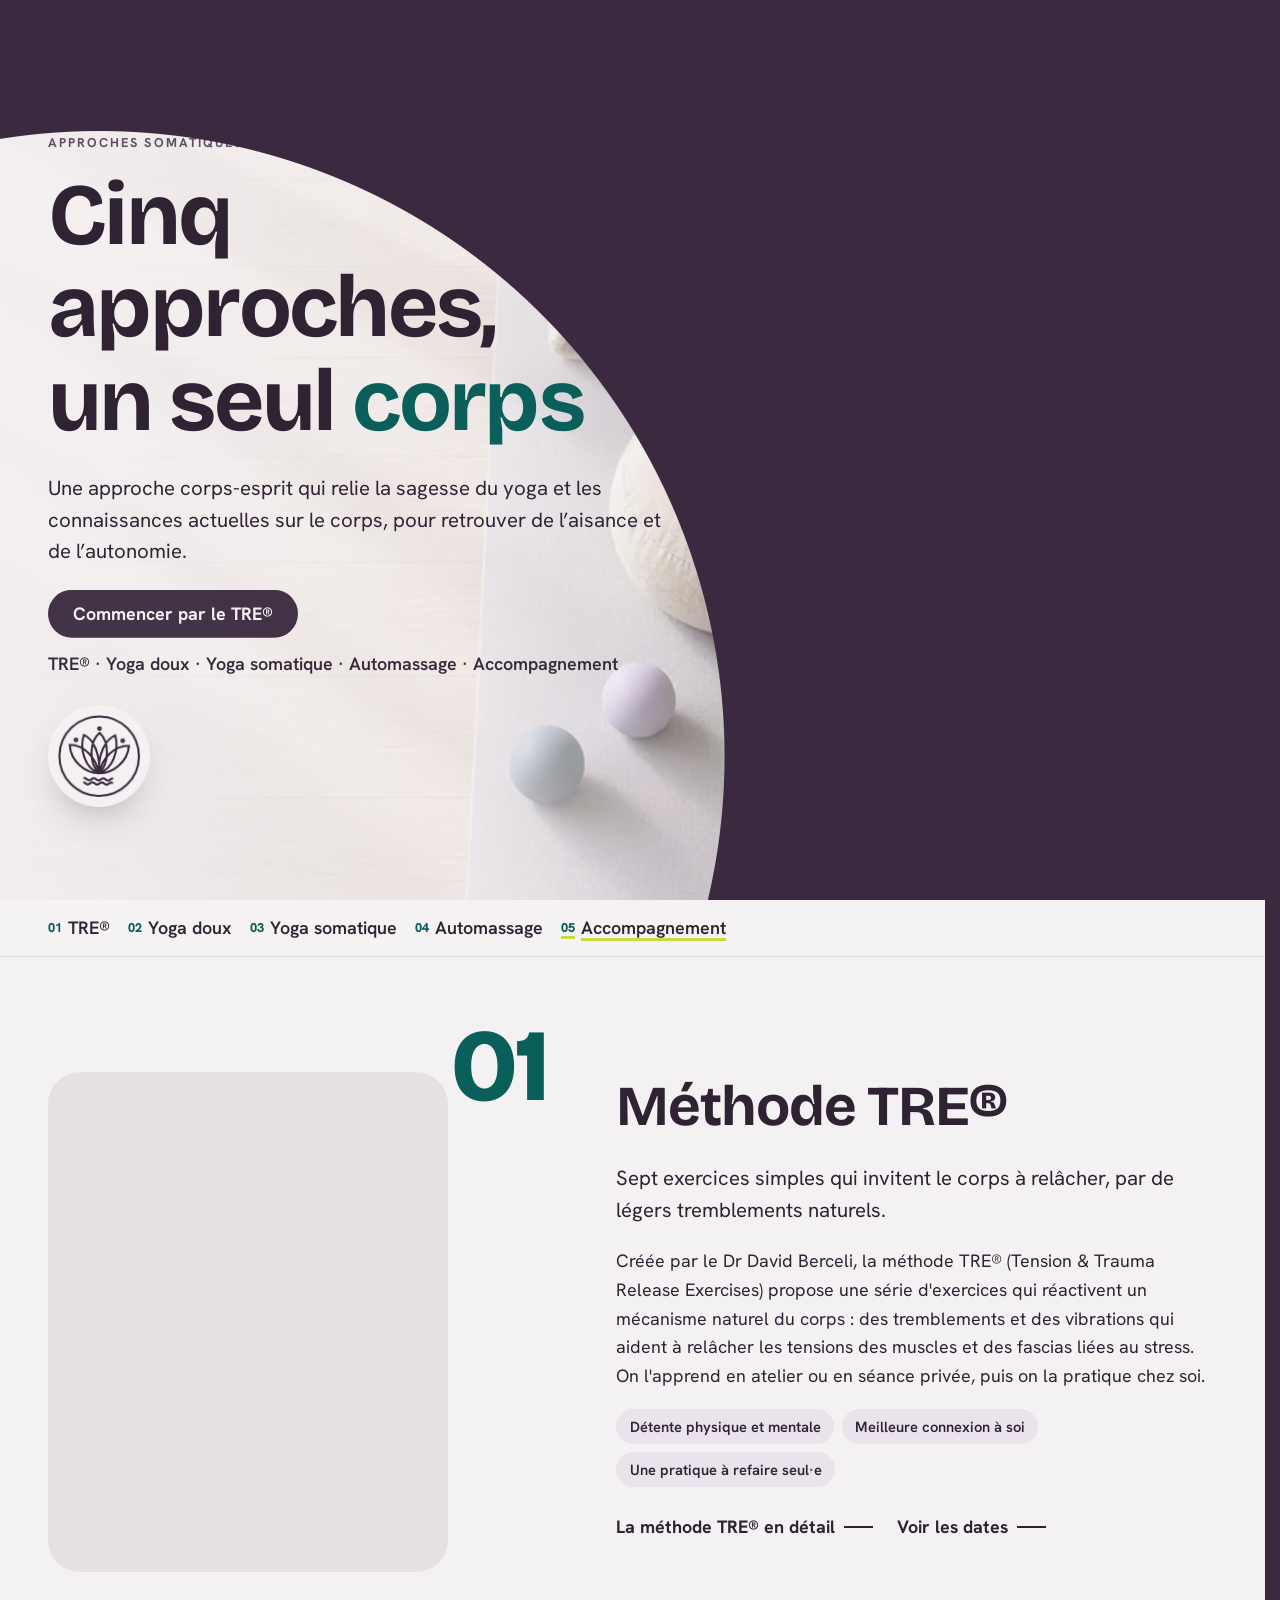
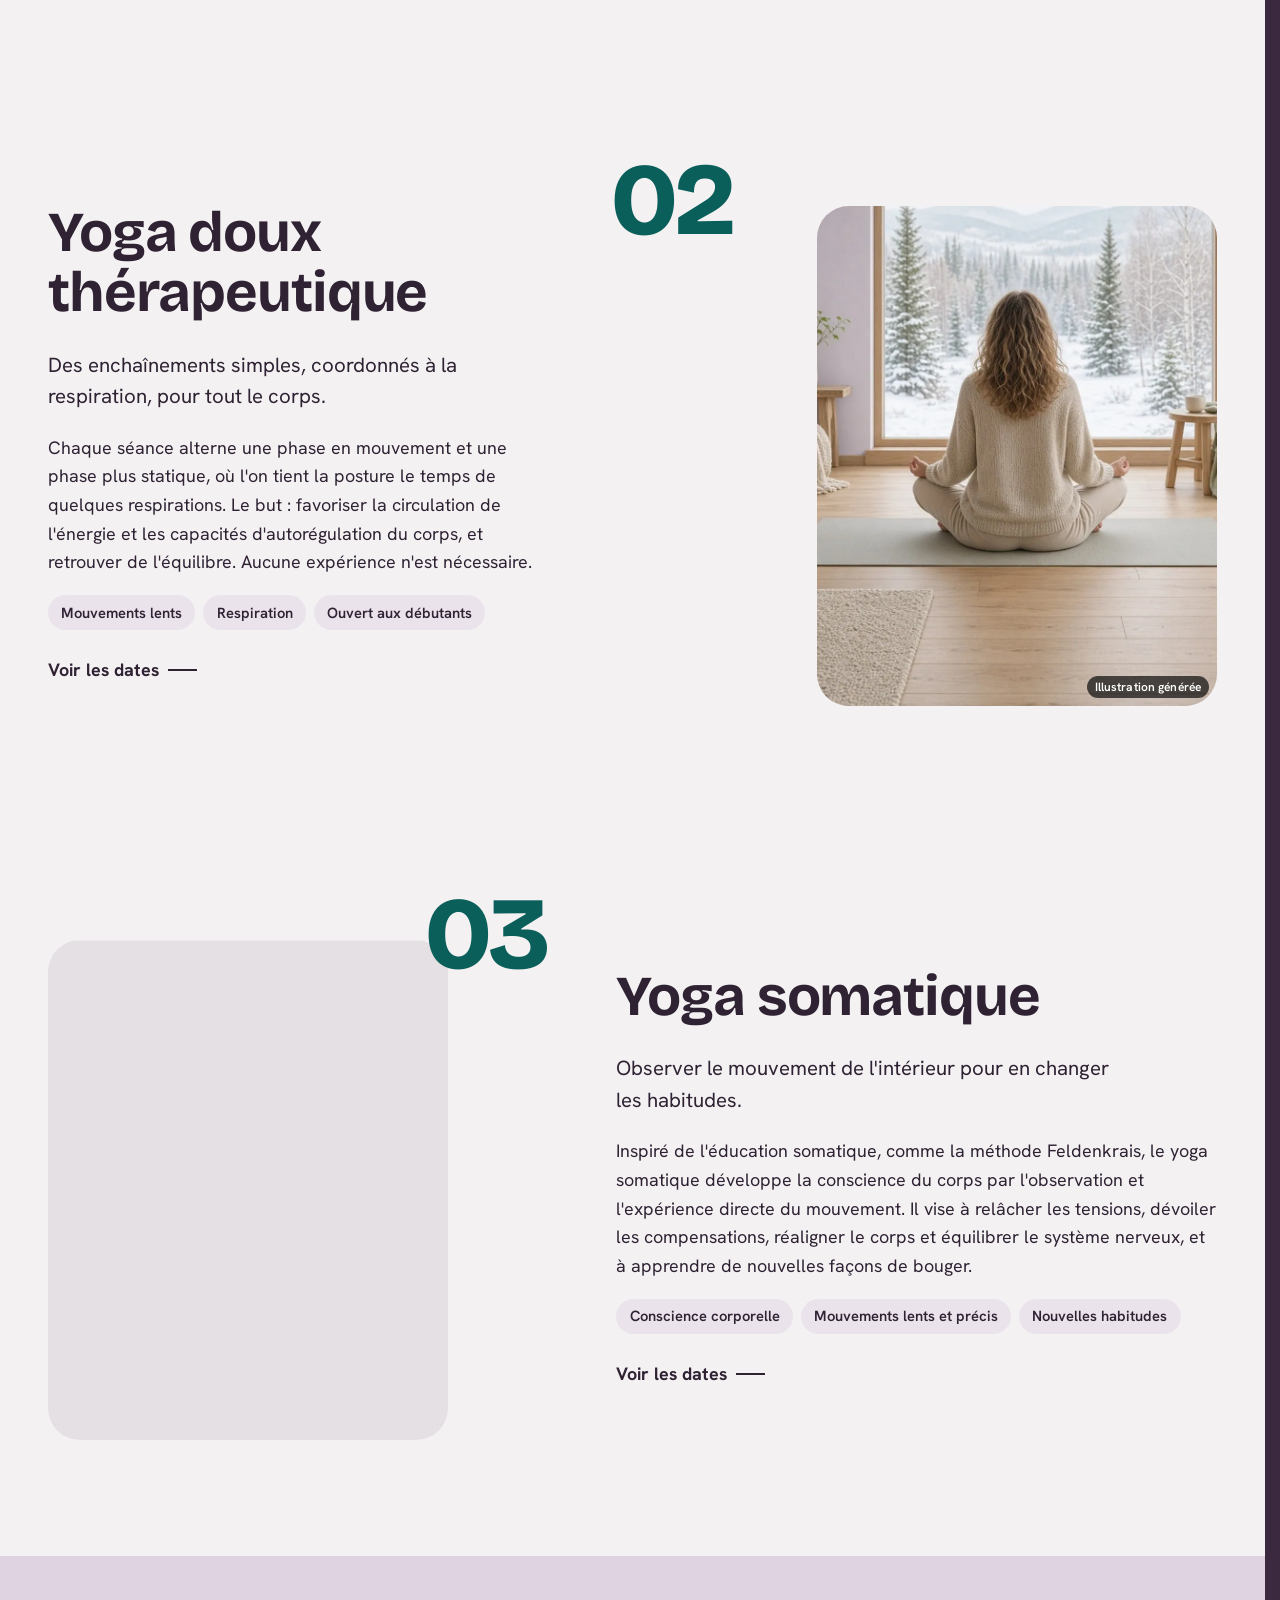
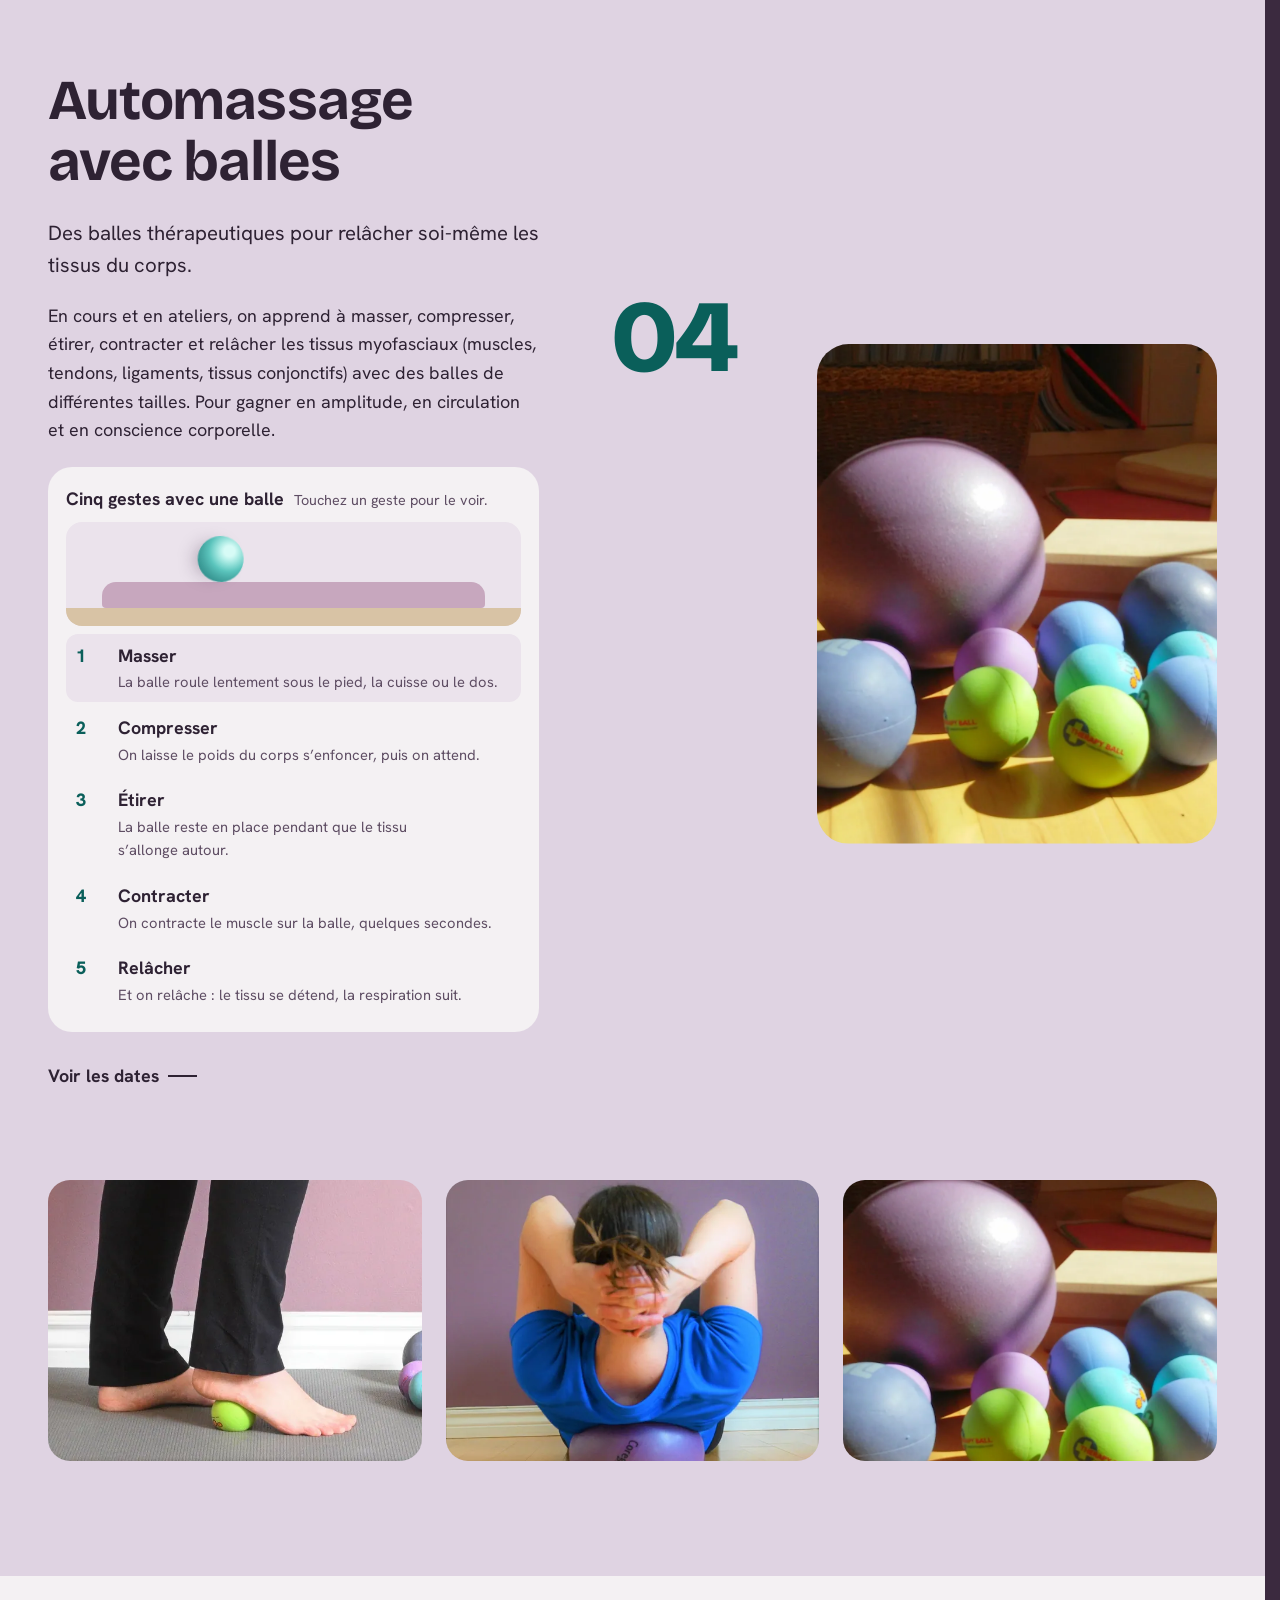
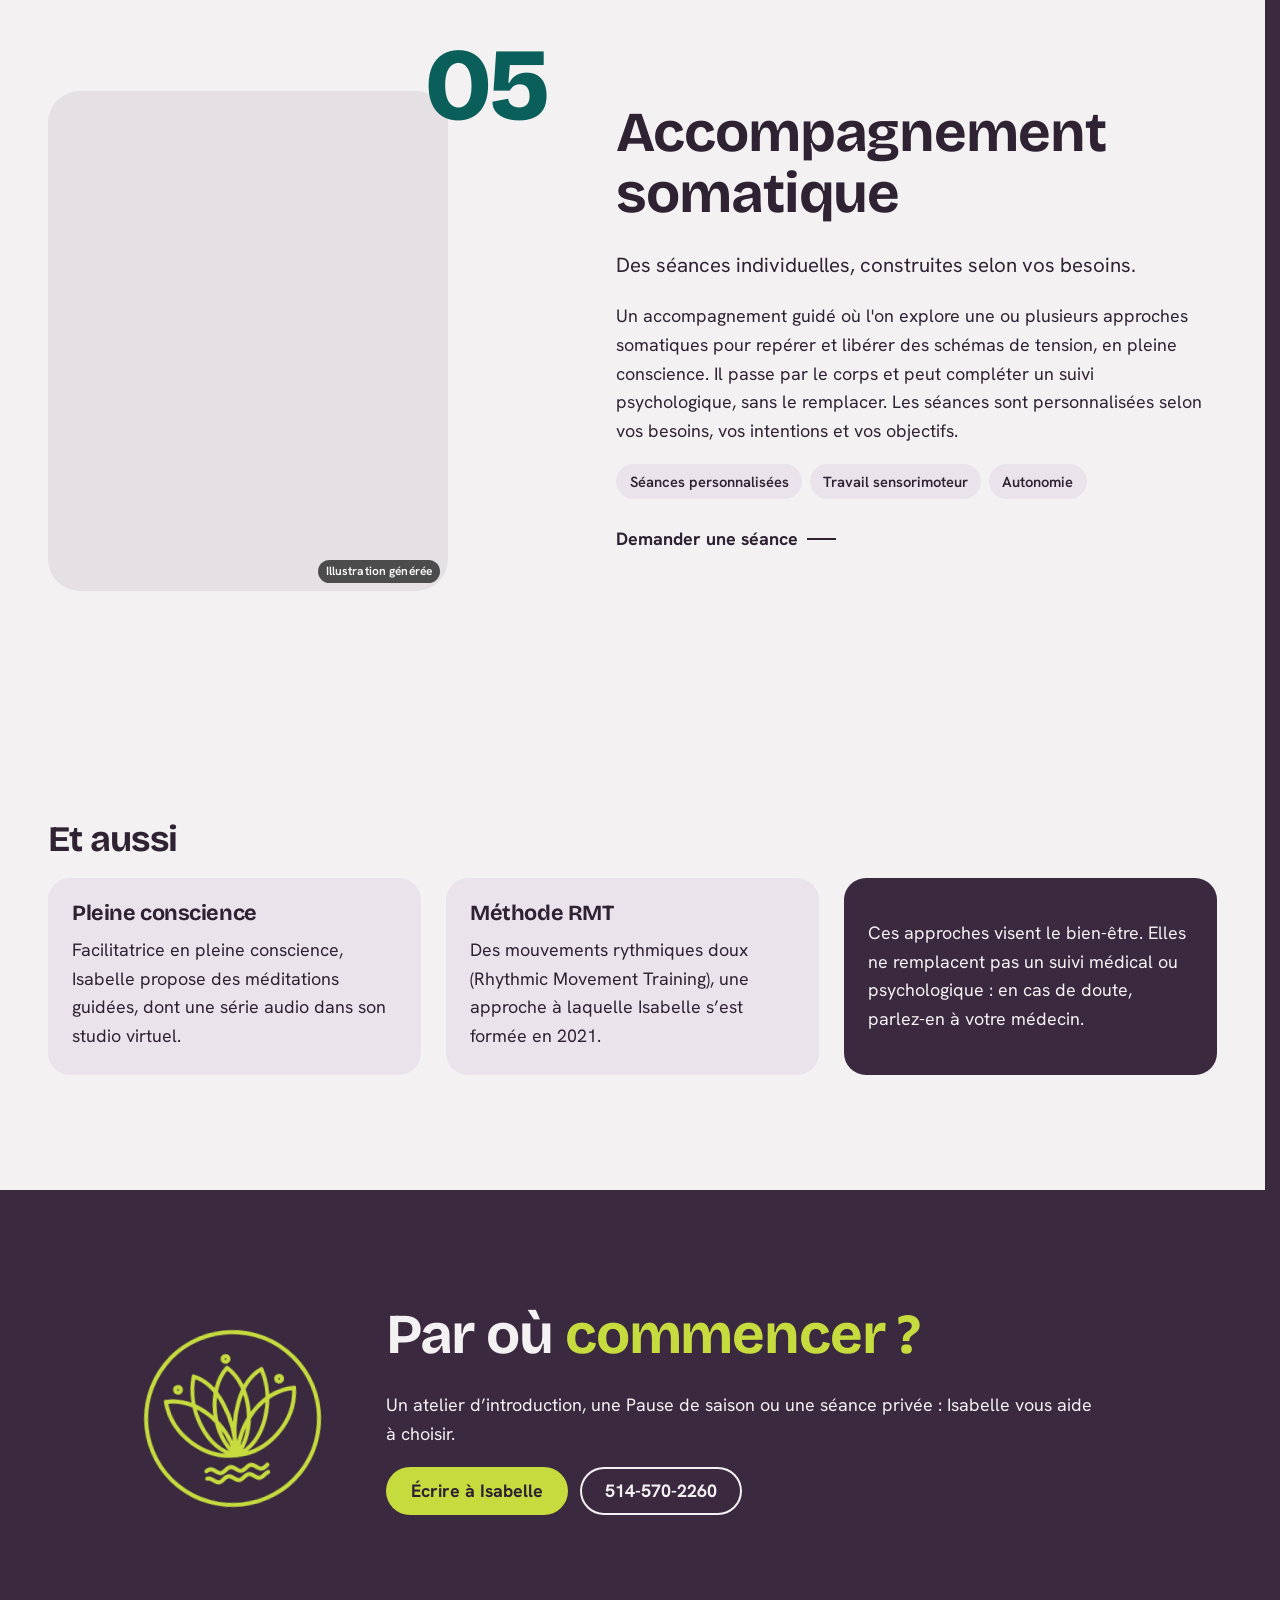
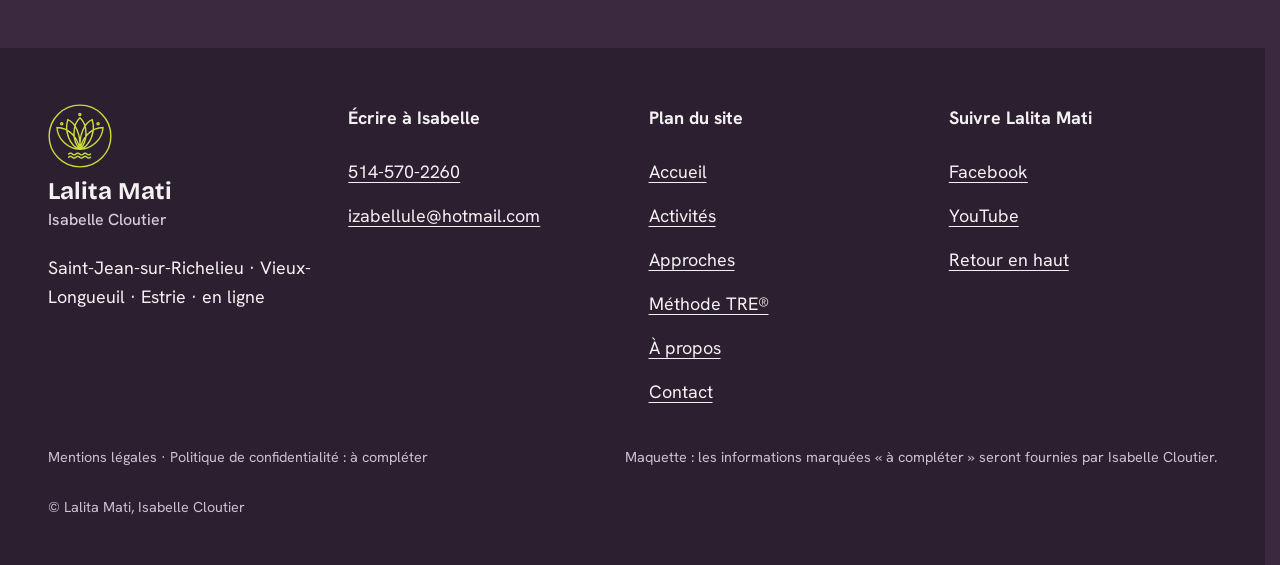
<file: approches.html>
<!doctype html>
<html lang="fr-CA" data-v="1">
<head>
<meta charset="utf-8">
<meta name="viewport" content="width=device-width, initial-scale=1, viewport-fit=cover">
<title>Approches somatiques : yoga doux, yoga somatique, TRE®, automassage · Lalita Mati</title>
<meta name="description" content="Cinq approches corps-esprit pour relâcher les tensions et mieux habiter son corps, en cours, en ateliers ou en séance privée.">
<meta name="robots" content="noindex, nofollow">
<link rel="canonical" href="https://yogalalitamati-maquette.vercel.app/approches">
<style>:root{--fond:#F4F1F3;--texte:#2E2233;--voile-fond:#3B2A3F;--ouverture-fond:#3B2A3F}:root { --entete-h: 72px; --barres-h: 0px; } html { background: var(--fond); color: var(--texte); scrollbar-gutter: stable; } body { margin: 0; background: var(--fond); } html.js:not(.secours):not([data-arrivee="retour"]) [data-anime] { opacity: 0; } html.js:not(.secours):not([data-arrivee="retour"]) [data-anime].vu { opacity: 1; } [data-voile] { position: fixed; inset: 0; z-index: 900; background: var(--voile-fond); transform: translateY(100%); visibility: hidden; pointer-events: none; } html[data-arrivee="voile"]:not(.voile-leve):not(.secours) [data-voile] { transform: none; visibility: visible; } html.secours [data-voile] { visibility: hidden !important; } .ouverture-panneau { position: fixed; inset: 0; z-index: 850; display: none; place-content: center; justify-items: center; background: var(--ouverture-fond, var(--voile-fond)); color: var(--fond); text-align: center; } html.js[data-arrivee="intro"]:not(.secours):not(.intro-finie) .ouverture-panneau { display: grid; } html.defilement-bloque, html.defilement-bloque body, html.js[data-arrivee="intro"]:not(.secours):not(.intro-finie), html.js[data-arrivee="intro"]:not(.secours):not(.intro-finie) body, html[data-arrivee="voile"]:not(.voile-leve):not(.secours), html[data-arrivee="voile"]:not(.voile-leve):not(.secours) body { overflow: hidden; } html.js[data-arrivee="intro"]:not(.secours):not(.intro-finie) { background-color: var(--ouverture-fond, var(--voile-fond)); } html[data-arrivee="voile"]:not(.voile-leve):not(.secours) { background-color: var(--voile-fond); }</style>
<script>(function () {
var d = document.documentElement, ss = null, ls = null;
try { ss = window.sessionStorage; ls = window.localStorage; } catch (e) {}
d.classList.add('js');
var nav = performance.getEntriesByType ? performance.getEntriesByType('navigation')[0] : null;
var type = nav ? nav.type : 'navigate';
var depart = null;
try { depart = JSON.parse(ss.getItem('socle:depart') || 'null'); ss.removeItem('socle:depart'); } catch (e) {}
if (depart && !(Date.now() - depart.t < 15000)) depart = null;
var mode = type === 'back_forward' ? 'retour' : type === 'reload' ? 'intro' : depart ? 'voile' : 'intro';
d.setAttribute('data-arrivee', mode);
if (mode === 'voile' && depart.couleur) d.style.setProperty('--voile-fond', depart.couleur);
if (type === 'reload' && 'scrollRestoration' in history) {
history.scrollRestoration = 'manual';
}
try {
var choisie = ls && ls.getItem('socle:langue');
var langue = (d.lang || '').slice(0, 2);
if (choisie && choisie !== langue && type === 'navigate' && !depart) {
var alt = document.querySelector('link[rel="alternate"][hreflang="' + choisie + '"]');
if (alt) location.replace(new URL(alt.href).pathname + location.search + location.hash);
}
} catch (e) {}
setTimeout(function () { if (!d.classList.contains('demarre')) d.classList.add('secours'); }, 2000);
})();</script>
<link rel="preload" href="/assets/polices/bricolage-grotesque.woff2" as="font" type="font/woff2" crossorigin>
<link rel="preload" href="/assets/polices/hanken-grotesk.woff2" as="font" type="font/woff2" crossorigin>
<link rel="stylesheet" href="/assets/css/socle.css?v=1">
<link rel="stylesheet" href="/assets/css/site.css?v=1">
<link rel="modulepreload" href="/assets/js/site.js?v=1">
<link rel="modulepreload" href="/assets/js/socle/index.js?v=1">
<script src="/assets/vendor/gsap.min.js" defer></script>
<script src="/assets/vendor/ScrollTrigger.min.js" defer></script>
<script src="/assets/vendor/SplitText.min.js" defer></script>
<script type="module" src="/assets/js/site.js?v=1"></script>
<meta name="theme-color" content="#F4F1F3">
<link rel="icon" href="/assets/images/favicon.svg" type="image/svg+xml">
<link rel="apple-touch-icon" href="/assets/images/apple-touch-icon.png">
<meta property="og:type" content="website">
<meta property="og:site_name" content="Lalita Mati">
<meta property="og:locale" content="fr_CA">
<meta property="og:title" content="Approches somatiques : yoga doux, yoga somatique, TRE®, automassage · Lalita Mati">
<meta property="og:description" content="Cinq approches corps-esprit pour relâcher les tensions et mieux habiter son corps, en cours, en ateliers ou en séance privée.">
<meta property="og:url" content="https://yogalalitamati-maquette.vercel.app/approches">
<meta property="og:image" content="https://yogalalitamati-maquette.vercel.app/assets/partage/approches-fr.jpg">
<meta property="og:image:width" content="1200">
<meta property="og:image:height" content="630">
<meta property="og:image:alt" content="Les approches somatiques de Lalita Mati">
<meta name="twitter:card" content="summary_large_image">
<script type="application/ld+json">{"@context":"https://schema.org","@type":"LocalBusiness","name":"Lalita Mati, Isabelle Cloutier","description":"Yoga somatique, yoga doux thérapeutique, méthode TRE®, automassage avec balles et pleine conscience, en séances privées, cours, ateliers et en ligne.","telephone":"+1-514-570-2260","email":"izabellule@hotmail.com","address":{"@type":"PostalAddress","streetAddress":"291, rue Richelieu","addressLocality":"Saint-Jean-sur-Richelieu","addressRegion":"QC","addressCountry":"CA"},"areaServed":["Saint-Jean-sur-Richelieu","Longueuil","Estrie"],"founder":{"@type":"Person","name":"Isabelle Cloutier","jobTitle":"Enseignante en yoga et yoga thérapeutique, praticienne de la méthode TRE®"},"sameAs":["https://www.facebook.com/yogalalitamati/","https://www.youtube.com/channel/UChI_zy8Xa_uAhh0LkR26-WQ/featured"]}</script>
</head>
<body id="haut">
<div data-voile data-forme="vague" aria-hidden="true"><svg class="voile-vague voile-vague--haut" viewBox="0 0 1440 120" preserveAspectRatio="none" aria-hidden="true"><path d="M0 120 C 240 20 480 20 720 70 S 1200 130 1440 40 V 120 H 0 Z"/></svg><svg class="voile-vague voile-vague--bas" viewBox="0 0 1440 120" preserveAspectRatio="none" aria-hidden="true"><path d="M0 0 C 240 100 480 100 720 50 S 1200 -10 1440 80 V 0 H 0 Z"/></svg><div class="voile-contenu"><svg class="lotus voile-lotus" viewBox="0 0 800 800" aria-hidden="true" focusable="false">
  <circle class="lotus-cercle" cx="400" cy="400" r="386" fill="none" stroke="currentColor" stroke-width="26" pathLength="1"/>
  <g fill="none" stroke="currentColor" stroke-width="26" stroke-linecap="round" stroke-linejoin="round">
    <path class="lotus-petales" d="M400 565 C 300 470 300 262 400 172 C 500 262 500 470 400 565 M248 195 C 205 330 262 522 400 565 M248 195 C 345 235 412 385 400 565 M552 195 C 595 330 538 522 400 565 M552 195 C 455 235 388 385 400 565 M112 293 C 122 450 262 567 400 565 M112 293 C 262 293 372 425 396 560 M688 293 C 678 450 538 567 400 565 M688 293 C 538 293 428 425 404 560" pathLength="1"/>
    <path class="lotus-vague lotus-vague--1" d="M258 625.0 L265 620.0 L272 616.1 L279 614.1 L285 614.5 L292 617.2 L299 621.6 L306 626.7 L313 631.5 L320 634.8 L327 636.0 L333 634.8 L340 631.5 L347 626.7 L354 621.6 L361 617.2 L368 614.5 L374 614.1 L381 616.1 L388 620.0 L395 625.0 L402 630.0 L409 633.9 L416 635.9 L422 635.5 L429 632.8 L436 628.4 L443 623.3 L450 618.5 L457 615.2 L464 614.0 L470 615.2 L477 618.5 L484 623.3 L491 628.4 L498 632.8 L505 635.5 L511 635.9 L518 633.9 L525 630.0 L532 625.0"/>
    <path class="lotus-vague lotus-vague--2" d="M258 665.0 L265 660.0 L272 656.1 L279 654.1 L285 654.5 L292 657.2 L299 661.6 L306 666.7 L313 671.5 L320 674.8 L327 676.0 L333 674.8 L340 671.5 L347 666.7 L354 661.6 L361 657.2 L368 654.5 L374 654.1 L381 656.1 L388 660.0 L395 665.0 L402 670.0 L409 673.9 L416 675.9 L422 675.5 L429 672.8 L436 668.4 L443 663.3 L450 658.5 L457 655.2 L464 654.0 L470 655.2 L477 658.5 L484 663.3 L491 668.4 L498 672.8 L505 675.5 L511 675.9 L518 673.9 L525 670.0 L532 665.0"/>
    <circle class="lotus-point" cx="398" cy="132" r="13"/><circle class="lotus-point" cx="172" cy="246" r="13"/><circle class="lotus-point" cx="626" cy="246" r="13"/>
  </g>
</svg><span data-voile-libelle>Approches</span></div></div>
<div class="ouverture-panneau" data-ouverture aria-hidden="true">
  <div class="ouverture-objet" data-ouverture-objet><svg class="lotus ouverture-lotus" viewBox="0 0 800 800" aria-hidden="true" focusable="false">
  <circle class="lotus-cercle" cx="400" cy="400" r="386" fill="none" stroke="currentColor" stroke-width="16" pathLength="1"/>
  <g fill="none" stroke="currentColor" stroke-width="16" stroke-linecap="round" stroke-linejoin="round">
    <path class="lotus-petales" d="M400 565 C 300 470 300 262 400 172 C 500 262 500 470 400 565 M248 195 C 205 330 262 522 400 565 M248 195 C 345 235 412 385 400 565 M552 195 C 595 330 538 522 400 565 M552 195 C 455 235 388 385 400 565 M112 293 C 122 450 262 567 400 565 M112 293 C 262 293 372 425 396 560 M688 293 C 678 450 538 567 400 565 M688 293 C 538 293 428 425 404 560" pathLength="1"/>
    <path class="lotus-vague lotus-vague--1" d="M258 625.0 L265 620.0 L272 616.1 L279 614.1 L285 614.5 L292 617.2 L299 621.6 L306 626.7 L313 631.5 L320 634.8 L327 636.0 L333 634.8 L340 631.5 L347 626.7 L354 621.6 L361 617.2 L368 614.5 L374 614.1 L381 616.1 L388 620.0 L395 625.0 L402 630.0 L409 633.9 L416 635.9 L422 635.5 L429 632.8 L436 628.4 L443 623.3 L450 618.5 L457 615.2 L464 614.0 L470 615.2 L477 618.5 L484 623.3 L491 628.4 L498 632.8 L505 635.5 L511 635.9 L518 633.9 L525 630.0 L532 625.0"/>
    <path class="lotus-vague lotus-vague--2" d="M258 665.0 L265 660.0 L272 656.1 L279 654.1 L285 654.5 L292 657.2 L299 661.6 L306 666.7 L313 671.5 L320 674.8 L327 676.0 L333 674.8 L340 671.5 L347 666.7 L354 661.6 L361 657.2 L368 654.5 L374 654.1 L381 656.1 L388 660.0 L395 665.0 L402 670.0 L409 673.9 L416 675.9 L422 675.5 L429 672.8 L436 668.4 L443 663.3 L450 658.5 L457 655.2 L464 654.0 L470 655.2 L477 658.5 L484 663.3 L491 668.4 L498 672.8 L505 675.5 L511 675.9 L518 673.9 L525 670.0 L532 665.0"/>
    <circle class="lotus-point" cx="398" cy="132" r="13"/><circle class="lotus-point" cx="172" cy="246" r="13"/><circle class="lotus-point" cx="626" cy="246" r="13"/>
  </g>
</svg></div>
  <p class="ouverture-nom">Lalita Mati</p>
  <p class="ouverture-ligne">Yoga somatique · Méthode TRE®</p>
</div>
<a class="evitement" href="#contenu">Aller au contenu</a>
<header data-entete>
  <div class="entete-rangee">
    <a class="entete-logo" href="/" data-libelle="Accueil">
      <svg class="lotus entete-lotus" viewBox="0 0 800 800" aria-hidden="true" focusable="false">
  <circle class="lotus-cercle" cx="400" cy="400" r="386" fill="none" stroke="currentColor" stroke-width="30" pathLength="1"/>
  <g fill="none" stroke="currentColor" stroke-width="30" stroke-linecap="round" stroke-linejoin="round">
    <path class="lotus-petales" d="M400 565 C 300 470 300 262 400 172 C 500 262 500 470 400 565 M248 195 C 205 330 262 522 400 565 M248 195 C 345 235 412 385 400 565 M552 195 C 595 330 538 522 400 565 M552 195 C 455 235 388 385 400 565 M112 293 C 122 450 262 567 400 565 M112 293 C 262 293 372 425 396 560 M688 293 C 678 450 538 567 400 565 M688 293 C 538 293 428 425 404 560" pathLength="1"/>
    <path class="lotus-vague lotus-vague--1" d="M258 625.0 L265 620.0 L272 616.1 L279 614.1 L285 614.5 L292 617.2 L299 621.6 L306 626.7 L313 631.5 L320 634.8 L327 636.0 L333 634.8 L340 631.5 L347 626.7 L354 621.6 L361 617.2 L368 614.5 L374 614.1 L381 616.1 L388 620.0 L395 625.0 L402 630.0 L409 633.9 L416 635.9 L422 635.5 L429 632.8 L436 628.4 L443 623.3 L450 618.5 L457 615.2 L464 614.0 L470 615.2 L477 618.5 L484 623.3 L491 628.4 L498 632.8 L505 635.5 L511 635.9 L518 633.9 L525 630.0 L532 625.0"/>
    <path class="lotus-vague lotus-vague--2" d="M258 665.0 L265 660.0 L272 656.1 L279 654.1 L285 654.5 L292 657.2 L299 661.6 L306 666.7 L313 671.5 L320 674.8 L327 676.0 L333 674.8 L340 671.5 L347 666.7 L354 661.6 L361 657.2 L368 654.5 L374 654.1 L381 656.1 L388 660.0 L395 665.0 L402 670.0 L409 673.9 L416 675.9 L422 675.5 L429 672.8 L436 668.4 L443 663.3 L450 658.5 L457 655.2 L464 654.0 L470 655.2 L477 658.5 L484 663.3 L491 668.4 L498 672.8 L505 675.5 L511 675.9 L518 673.9 L525 670.0 L532 665.0"/>
    <circle class="lotus-point" cx="398" cy="132" r="13"/><circle class="lotus-point" cx="172" cy="246" r="13"/><circle class="lotus-point" cx="626" cy="246" r="13"/>
  </g>
</svg><span class="entete-nom"><span>Lalita Mati</span><small>Isabelle Cloutier</small></span>
    </a>
    <nav data-nav aria-label="Navigation principale">
      <ul><li><a href="/activites" data-libelle="Activités">Activités</a></li><li><a href="/approches" data-libelle="Approches" aria-current="page">Approches</a></li><li><a href="/methode-tre" data-libelle="Méthode TRE®">Méthode TRE®</a></li><li><a href="/a-propos" data-libelle="À propos">À propos</a></li><li><a href="/contact" data-libelle="Contact">Contact</a></li></ul>
    </nav>
    <div class="entete-actions">
      <a class="bouton" href="/activites" data-libelle="Activités">S’inscrire</a>
      <button type="button" data-menu-bouton aria-controls="menu" aria-expanded="false" data-libelle-ouvrir="Menu" data-libelle-fermer="Fermer"><span data-libelle-bouton>Menu</span></button>
      <a class="menu-sansjs" href="#menu" data-menu-lien>Menu</a>
    </div>
  </div>
</header>
<script>/* Avant le premier affichage : rangées de la navigation (même règle que ajusterNav dans assets/js/socle/entete.js)
   et hauteur réelle de l'en-tête, pour que rien ne saute quand le JavaScript du site prend la main. */
(function () {
  var h = document.documentElement, u = document.querySelector('[data-nav] ul'), e = document.querySelector('[data-entete]');
  if (u) {
    var deborde = function () { return u.scrollWidth > u.clientWidth + 1; }, c = deborde();
    if (c && window.matchMedia('(min-width: 900px)').matches) {
      h.classList.add('nav-deux-rangees'); c = deborde();
      if (c) { h.classList.add('nav-deux-lignes'); var a = u.querySelector('a'); c = !a || u.getBoundingClientRect().height > a.getBoundingClientRect().height * 2.5; }
      if (c) h.classList.remove('nav-deux-rangees', 'nav-deux-lignes');
    }
    if (c) h.classList.add('nav-compacte');
  }
  if (e) h.style.setProperty('--entete-h', Math.round(e.getBoundingClientRect().height) + 'px');
})();</script>
<span id="menu-ferme" aria-hidden="true"></span>
<div id="menu" data-menu role="dialog" aria-modal="true" aria-label="Menu">
  <p class="menu-sansjs-fermer"><a href="#menu-ferme">Fermer</a></p>
  <ul><li style="--i:0"><a href="/" class="menu-lien" data-libelle="Accueil">Accueil</a></li><li style="--i:1"><a href="/activites" class="menu-lien" data-libelle="Activités">Activités</a></li><li style="--i:2"><a href="/approches" class="menu-lien" data-libelle="Approches" aria-current="page">Approches</a></li><li style="--i:3"><a href="/methode-tre" class="menu-lien" data-libelle="Méthode TRE®">Méthode TRE®</a></li><li style="--i:4"><a href="/a-propos" class="menu-lien" data-libelle="À propos">À propos</a></li><li style="--i:5"><a href="/contact" class="menu-lien" data-libelle="Contact">Contact</a></li></ul>
  <p class="menu-actions"><a class="bouton" href="tel:+15145702260">Appeler 514-570-2260</a></p>
  <p class="menu-lieux">Saint-Jean-sur-Richelieu · Vieux-Longueuil · Estrie · en ligne</p>
</div>
<main id="contenu" tabindex="-1">
<section class="page-ouverture ouverture-plein" id="debut">
  <figure class="media plein-media" data-grok data-fx="zoom" data-fx-force="8" style="--cadrage:62% 50%">
  <picture><source media="(max-width: 760px) and (orientation: portrait)" srcset="/assets/images/grok/approches-ouverture-mobile-640.webp 640w, /assets/images/grok/approches-ouverture-mobile-1080.webp 1080w" sizes="100vw">
    <img src="/assets/images/grok/approches-ouverture-1280.webp" srcset="/assets/images/grok/approches-ouverture-640.webp 640w, /assets/images/grok/approches-ouverture-1280.webp 1280w, /assets/images/grok/approches-ouverture-1920.webp 1920w" sizes="100vw" alt="Vu de haut : un tapis, une couverture, un coussin et des balles d’automassage colorées sur un plancher clair" width="1280" height="720" fetchpriority="high" loading="eager" decoding="async">
  </picture><figcaption class="mention-ia">Illustration générée</figcaption>
</figure>
  <div class="conteneur ouverture-plein-texte">
    <p class="surtitre" data-anime="gsap">Approches somatiques</p>
    <h1 class="titre-xl ouverture-titre" data-anime="gsap">
      <span class="masque-ligne"><span class="ouv-ligne">Cinq approches,</span></span>
      <span class="masque-ligne"><span class="ouv-ligne">un seul <em>corps</em></span></span>
    </h1>
    <p class="chapo masque-ecran-tres-bas" data-anime="gsap">Une approche corps-esprit qui relie la sagesse du yoga et les connaissances actuelles sur le corps, pour retrouver de l’aisance et de l’autonomie.</p>
    <p class="ouverture-actions" data-anime="gsap">
      <a href="/methode-tre" class="bouton" data-libelle="Méthode TRE®" data-action-principale>Commencer par le TRE®</a>
      <span class="info-cle" data-info-cle>TRE® · Yoga doux · Yoga somatique · Automassage · Accompagnement</span>
    </p>
    <div class="badge-lotus" data-iris-centre="disque" data-effet="lotus"><svg class="lotus lotus-vivant" viewBox="0 0 800 800" aria-hidden="true" focusable="false">
  <circle class="lotus-cercle" cx="400" cy="400" r="386" fill="none" stroke="currentColor" stroke-width="20" pathLength="1"/>
  <g fill="none" stroke="currentColor" stroke-width="20" stroke-linecap="round" stroke-linejoin="round">
    <path class="lotus-petales" d="M400 565 C 300 470 300 262 400 172 C 500 262 500 470 400 565 M248 195 C 205 330 262 522 400 565 M248 195 C 345 235 412 385 400 565 M552 195 C 595 330 538 522 400 565 M552 195 C 455 235 388 385 400 565 M112 293 C 122 450 262 567 400 565 M112 293 C 262 293 372 425 396 560 M688 293 C 678 450 538 567 400 565 M688 293 C 538 293 428 425 404 560" pathLength="1"/>
    <path class="lotus-vague lotus-vague--1" d="M258 625.0 L265 620.0 L272 616.1 L279 614.1 L285 614.5 L292 617.2 L299 621.6 L306 626.7 L313 631.5 L320 634.8 L327 636.0 L333 634.8 L340 631.5 L347 626.7 L354 621.6 L361 617.2 L368 614.5 L374 614.1 L381 616.1 L388 620.0 L395 625.0 L402 630.0 L409 633.9 L416 635.9 L422 635.5 L429 632.8 L436 628.4 L443 623.3 L450 618.5 L457 615.2 L464 614.0 L470 615.2 L477 618.5 L484 623.3 L491 628.4 L498 632.8 L505 635.5 L511 635.9 L518 633.9 L525 630.0 L532 625.0"/>
    <path class="lotus-vague lotus-vague--2" d="M258 665.0 L265 660.0 L272 656.1 L279 654.1 L285 654.5 L292 657.2 L299 661.6 L306 666.7 L313 671.5 L320 674.8 L327 676.0 L333 674.8 L340 671.5 L347 666.7 L354 661.6 L361 657.2 L368 654.5 L374 654.1 L381 656.1 L388 660.0 L395 665.0 L402 670.0 L409 673.9 L416 675.9 L422 675.5 L429 672.8 L436 668.4 L443 663.3 L450 658.5 L457 655.2 L464 654.0 L470 655.2 L477 658.5 L484 663.3 L491 668.4 L498 672.8 L505 675.5 L511 675.9 L518 673.9 L525 670.0 L532 665.0"/>
    <circle class="lotus-point" cx="398" cy="132" r="13"/><circle class="lotus-point" cx="172" cy="246" r="13"/><circle class="lotus-point" cx="626" cy="246" r="13"/>
  </g>
</svg></div>
  </div>
</section>
<nav class="sommaire-approches" data-sommaire aria-label="Les cinq approches">
  <ul class="conteneur">
    <li><a href="#tre" data-sans-transition><span>01</span> TRE®</a></li><li><a href="#yoga-doux" data-sans-transition><span>02</span> Yoga doux</a></li><li><a href="#yoga-somatique" data-sans-transition><span>03</span> Yoga somatique</a></li><li><a href="#automassage" data-sans-transition><span>04</span> Automassage</a></li><li><a href="#accompagnement" data-sans-transition><span>05</span> Accompagnement</a></li>
  </ul>
</nav>
<section class="section approche" id="tre">
  <div class="conteneur approche-grille">
    <div class="approche-visuel">
      <figure class="media approche-grande" data-anime="rideau" style="--cadrage:50% 50%">
  <picture>
    <img src="/assets/images/tre-position-1168.webp" srcset="/assets/images/tre-position-1024.webp 1024w, /assets/images/tre-position-1168.webp 1168w" sizes="(max-width: 760px) 92vw, 40vw" alt="Allongée, genoux pliés, une personne pratique un exercice de TRE" width="1168" height="1460" loading="lazy" decoding="async">
  </picture>
</figure>
      <span class="approche-grand-num" aria-hidden="true">01</span>
    </div>
    <div class="approche-texte">
      <h2 class="titre-l" data-anime="lignes">Méthode TRE®</h2>
      <p class="chapo">Sept exercices simples qui invitent le corps à relâcher, par de légers tremblements naturels.</p>
      <p>Créée par le Dr David Berceli, la méthode TRE® (Tension &amp; Trauma Release Exercises) propose une série d&#39;exercices qui réactivent un mécanisme naturel du corps : des tremblements et des vibrations qui aident à relâcher les tensions des muscles et des fascias liées au stress. On l&#39;apprend en atelier ou en séance privée, puis on la pratique chez soi.</p>
      <ul class="etiquettes" data-anime="cascade"><li>Détente physique et mentale</li><li>Meilleure connexion à soi</li><li>Une pratique à refaire seul·e</li></ul>
      <p class="approche-liens">
        <a href="/methode-tre" class="lien-fleche" data-libelle="Méthode TRE®">La méthode TRE® en détail</a>
        <a href="/activites" class="lien-fleche" data-libelle="Activités">Voir les dates</a>
      </p>
    </div>
  </div>
</section><section class="section approche approche--inverse" id="yoga-doux">
  <div class="conteneur approche-grille">
    <div class="approche-visuel">
      <figure class="media approche-grande" data-grok data-fx="parallaxe" style="--cadrage:50% 50%">
  <picture>
    <img src="/assets/images/grok/approche-yoga-doux-1600.webp" srcset="/assets/images/grok/approche-yoga-doux-1024.webp 1024w, /assets/images/grok/approche-yoga-doux-1168.webp 1168w, /assets/images/grok/approche-yoga-doux-1600.webp 1600w" sizes="(max-width: 760px) 92vw, 40vw" alt="De dos, une personne assise en tailleur face à une fenêtre enneigée" width="1600" height="2000" loading="lazy" decoding="async">
  </picture><figcaption class="mention-ia">Illustration générée</figcaption>
</figure>
      <span class="approche-grand-num" aria-hidden="true">02</span>
    </div>
    <div class="approche-texte">
      <h2 class="titre-l" data-anime="lignes">Yoga doux thérapeutique</h2>
      <p class="chapo">Des enchaînements simples, coordonnés à la respiration, pour tout le corps.</p>
      <p>Chaque séance alterne une phase en mouvement et une phase plus statique, où l&#39;on tient la posture le temps de quelques respirations. Le but : favoriser la circulation de l&#39;énergie et les capacités d&#39;autorégulation du corps, et retrouver de l&#39;équilibre. Aucune expérience n&#39;est nécessaire.</p>
      <ul class="etiquettes" data-anime="cascade"><li>Mouvements lents</li><li>Respiration</li><li>Ouvert aux débutants</li></ul>
      <p class="approche-liens">
        <a href="/activites" class="lien-fleche" data-libelle="Activités">Voir les dates</a>
      </p>
    </div>
  </div>
</section><section class="section approche" id="yoga-somatique">
  <div class="conteneur approche-grille">
    <div class="approche-visuel">
      <figure class="media approche-grande" data-anime="rideau" style="--cadrage:50% 50%">
  <picture>
    <img src="/assets/images/somatique-isabelle-1168.webp" srcset="/assets/images/somatique-isabelle-1024.webp 1024w, /assets/images/somatique-isabelle-1168.webp 1168w" sizes="(max-width: 760px) 92vw, 40vw" alt="Isabelle Cloutier dans son studio, assise, penchée en avant dans un mouvement lent" width="1168" height="1460" loading="lazy" decoding="async">
  </picture>
</figure>
      <span class="approche-grand-num" aria-hidden="true">03</span>
    </div>
    <div class="approche-texte">
      <h2 class="titre-l" data-anime="lignes">Yoga somatique</h2>
      <p class="chapo">Observer le mouvement de l&#39;intérieur pour en changer les habitudes.</p>
      <p>Inspiré de l&#39;éducation somatique, comme la méthode Feldenkrais, le yoga somatique développe la conscience du corps par l&#39;observation et l&#39;expérience directe du mouvement. Il vise à relâcher les tensions, dévoiler les compensations, réaligner le corps et équilibrer le système nerveux, et à apprendre de nouvelles façons de bouger.</p>
      <ul class="etiquettes" data-anime="cascade"><li>Conscience corporelle</li><li>Mouvements lents et précis</li><li>Nouvelles habitudes</li></ul>
      <p class="approche-liens">
        <a href="/activites" class="lien-fleche" data-libelle="Activités">Voir les dates</a>
      </p>
    </div>
  </div>
</section><section class="section approche approche--inverse theme-lilas" id="automassage">
  <div class="conteneur approche-grille">
    <div class="approche-visuel">
      <figure class="media approche-grande" data-anime="rideau" style="--cadrage:50% 50%">
  <picture>
    <img src="/assets/images/balles-soleil-1168.webp" srcset="/assets/images/balles-soleil-1024.webp 1024w, /assets/images/balles-soleil-1168.webp 1168w" sizes="(max-width: 760px) 92vw, 40vw" alt="Des balles d&#39;automassage lilas, turquoise et vertes au soleil sur un plancher" width="1168" height="1460" loading="lazy" decoding="async">
  </picture>
</figure>
      <span class="approche-grand-num" aria-hidden="true">04</span>
    </div>
    <div class="approche-texte">
      <h2 class="titre-l" data-anime="lignes">Automassage avec balles</h2>
      <p class="chapo">Des balles thérapeutiques pour relâcher soi-même les tissus du corps.</p>
      <p>En cours et en ateliers, on apprend à masser, compresser, étirer, contracter et relâcher les tissus myofasciaux (muscles, tendons, ligaments, tissus conjonctifs) avec des balles de différentes tailles. Pour gagner en amplitude, en circulation et en conscience corporelle.</p>
      <div class="gestes">
  <p class="gestes-titre"><strong>Cinq gestes avec une balle</strong> <span class="gestes-aide">Touchez un geste pour le voir.</span></p>
  <div class="gestes-scene" aria-hidden="true" data-visuel>
    <span class="gestes-sol"></span><span class="gestes-tissu"></span><span class="balle balle--turquoise gestes-balle" data-effet="balle-gestes"></span>
  </div>
  <ol class="gestes-liste">
    <li><button type="button" class="geste" data-geste="masser" aria-pressed="true"><span class="geste-num">1</span><strong>Masser</strong><span>La balle roule lentement sous le pied, la cuisse ou le dos.</span></button></li><li><button type="button" class="geste" data-geste="compresser" aria-pressed="false"><span class="geste-num">2</span><strong>Compresser</strong><span>On laisse le poids du corps s’enfoncer, puis on attend.</span></button></li><li><button type="button" class="geste" data-geste="etirer" aria-pressed="false"><span class="geste-num">3</span><strong>Étirer</strong><span>La balle reste en place pendant que le tissu s’allonge autour.</span></button></li><li><button type="button" class="geste" data-geste="contracter" aria-pressed="false"><span class="geste-num">4</span><strong>Contracter</strong><span>On contracte le muscle sur la balle, quelques secondes.</span></button></li><li><button type="button" class="geste" data-geste="relacher" aria-pressed="false"><span class="geste-num">5</span><strong>Relâcher</strong><span>Et on relâche : le tissu se détend, la respiration suit.</span></button></li>
  </ol>
</div>
      <p class="approche-liens">
        <a href="/activites" class="lien-fleche" data-libelle="Activités">Voir les dates</a>
      </p>
    </div>
  </div>
  <div class="conteneur automassage-galerie" aria-label="Automassage avec balles, en images" role="group">
    <figure class="media galerie-vignette" data-fx="vitesse" data-fx-force="2" style="--cadrage:50% 50%">
  <picture>
    <img src="/assets/images/balles-pied-800.webp" srcset="/assets/images/balles-pied-640.webp 640w, /assets/images/balles-pied-800.webp 800w" sizes="(max-width: 760px) 46vw, 24vw" alt="Un pied qui roule une petite balle verte, d&#39;autres balles autour" width="800" height="600" loading="lazy" decoding="async">
  </picture>
</figure><figure class="media galerie-vignette" data-fx="vitesse" data-fx-force="2" style="--cadrage:50% 50%">
  <picture>
    <img src="/assets/images/balle-nuque-800.webp" srcset="/assets/images/balle-nuque-640.webp 640w, /assets/images/balle-nuque-800.webp 800w" sizes="(max-width: 760px) 46vw, 24vw" alt="De dos, une personne allongée relâche la nuque sur un ballon mou" width="800" height="600" loading="lazy" decoding="async">
  </picture>
</figure><figure class="media galerie-vignette" data-fx="vitesse" data-fx-force="2" style="--cadrage:50% 50%">
  <picture>
    <img src="/assets/images/balles-soleil-1168.webp" srcset="/assets/images/balles-soleil-1024.webp 1024w, /assets/images/balles-soleil-1168.webp 1168w" sizes="(max-width: 760px) 46vw, 24vw" alt="Des balles d&#39;automassage lilas, turquoise et vertes au soleil sur un plancher" width="1168" height="1460" loading="lazy" decoding="async">
  </picture>
</figure>
  </div>
</section><section class="section approche" id="accompagnement">
  <div class="conteneur approche-grille">
    <div class="approche-visuel">
      <figure class="media approche-grande" data-grok data-anime="rideau" style="--cadrage:50% 50%">
  <picture>
    <img src="/assets/images/grok/approche-accompagnement-1600.webp" srcset="/assets/images/grok/approche-accompagnement-1024.webp 1024w, /assets/images/grok/approche-accompagnement-1168.webp 1168w, /assets/images/grok/approche-accompagnement-1600.webp 1600w" sizes="(max-width: 760px) 92vw, 40vw" alt="Une petite salle calme pour les séances individuelles, un matelas, une couverture, un verre d&#39;eau" width="1600" height="2000" loading="lazy" decoding="async">
  </picture><figcaption class="mention-ia">Illustration générée</figcaption>
</figure>
      <span class="approche-grand-num" aria-hidden="true">05</span>
    </div>
    <div class="approche-texte">
      <h2 class="titre-l" data-anime="lignes">Accompagnement somatique</h2>
      <p class="chapo">Des séances individuelles, construites selon vos besoins.</p>
      <p>Un accompagnement guidé où l&#39;on explore une ou plusieurs approches somatiques pour repérer et libérer des schémas de tension, en pleine conscience. Il passe par le corps et peut compléter un suivi psychologique, sans le remplacer. Les séances sont personnalisées selon vos besoins, vos intentions et vos objectifs.</p>
      <ul class="etiquettes" data-anime="cascade"><li>Séances personnalisées</li><li>Travail sensorimoteur</li><li>Autonomie</li></ul>
      <p class="approche-liens">
        <a href="/contact?objet=prive#formulaire" class="lien-fleche" data-libelle="Contact">Demander une séance</a>
      </p>
    </div>
  </div>
</section>
<section class="section aussi" id="aussi">
  <div class="conteneur">
    <h2 class="titre-m" data-anime="lignes">Et aussi</h2>
    <div class="aussi-grille" data-anime="cascade">
      <article><h3>Pleine conscience</h3><p>Facilitatrice en pleine conscience, Isabelle propose des méditations guidées, dont une série audio dans son studio virtuel.</p></article>
      <article><h3>Méthode RMT</h3><p>Des mouvements rythmiques doux (Rhythmic Movement Training), une approche à laquelle Isabelle s’est formée en 2021.</p></article>
      <article class="aussi-sante"><p>Ces approches visent le bien-être. Elles ne remplacent pas un suivi médical ou psychologique : en cas de doute, parlez-en à votre médecin.</p></article>
    </div>
  </div>
</section>
<section class="section fin fin--court theme-prune" id="fin">
  <div class="conteneur fin-court-grille">
    <div class="fin-lotus" data-effet="lotus-fin"><svg class="lotus lotus-vivant" viewBox="0 0 800 800" aria-hidden="true" focusable="false">
  <circle class="lotus-cercle" cx="400" cy="400" r="386" fill="none" stroke="currentColor" stroke-width="18" pathLength="1"/>
  <g fill="none" stroke="currentColor" stroke-width="18" stroke-linecap="round" stroke-linejoin="round">
    <path class="lotus-petales" d="M400 565 C 300 470 300 262 400 172 C 500 262 500 470 400 565 M248 195 C 205 330 262 522 400 565 M248 195 C 345 235 412 385 400 565 M552 195 C 595 330 538 522 400 565 M552 195 C 455 235 388 385 400 565 M112 293 C 122 450 262 567 400 565 M112 293 C 262 293 372 425 396 560 M688 293 C 678 450 538 567 400 565 M688 293 C 538 293 428 425 404 560" pathLength="1"/>
    <path class="lotus-vague lotus-vague--1" d="M258 625.0 L265 620.0 L272 616.1 L279 614.1 L285 614.5 L292 617.2 L299 621.6 L306 626.7 L313 631.5 L320 634.8 L327 636.0 L333 634.8 L340 631.5 L347 626.7 L354 621.6 L361 617.2 L368 614.5 L374 614.1 L381 616.1 L388 620.0 L395 625.0 L402 630.0 L409 633.9 L416 635.9 L422 635.5 L429 632.8 L436 628.4 L443 623.3 L450 618.5 L457 615.2 L464 614.0 L470 615.2 L477 618.5 L484 623.3 L491 628.4 L498 632.8 L505 635.5 L511 635.9 L518 633.9 L525 630.0 L532 625.0"/>
    <path class="lotus-vague lotus-vague--2" d="M258 665.0 L265 660.0 L272 656.1 L279 654.1 L285 654.5 L292 657.2 L299 661.6 L306 666.7 L313 671.5 L320 674.8 L327 676.0 L333 674.8 L340 671.5 L347 666.7 L354 661.6 L361 657.2 L368 654.5 L374 654.1 L381 656.1 L388 660.0 L395 665.0 L402 670.0 L409 673.9 L416 675.9 L422 675.5 L429 672.8 L436 668.4 L443 663.3 L450 658.5 L457 655.2 L464 654.0 L470 655.2 L477 658.5 L484 663.3 L491 668.4 L498 672.8 L505 675.5 L511 675.9 L518 673.9 L525 670.0 L532 665.0"/>
    <circle class="lotus-point" cx="398" cy="132" r="13"/><circle class="lotus-point" cx="172" cy="246" r="13"/><circle class="lotus-point" cx="626" cy="246" r="13"/>
  </g>
</svg></div>
    <div>
      <h2 class="titre-l" data-anime="lignes">Par où <em>commencer ?</em></h2>
      <p>Un atelier d’introduction, une Pause de saison ou une séance privée : Isabelle vous aide à choisir.</p>
      <p class="fin-actions">
        <a href="/contact" class="bouton bouton--lime" data-libelle="Contact" data-survol="magnetique">Écrire à Isabelle</a>
        <a class="bouton bouton--contour" href="tel:+15145702260">514-570-2260</a>
      </p>
    </div>
  </div>
</section>
</main>
<footer class="pied" id="pied">
  <div class="conteneur pied-grille">
    <div class="pied-marque">
      <svg class="lotus pied-lotus" viewBox="0 0 800 800" aria-hidden="true" focusable="false">
  <circle class="lotus-cercle" cx="400" cy="400" r="386" fill="none" stroke="currentColor" stroke-width="18" pathLength="1"/>
  <g fill="none" stroke="currentColor" stroke-width="18" stroke-linecap="round" stroke-linejoin="round">
    <path class="lotus-petales" d="M400 565 C 300 470 300 262 400 172 C 500 262 500 470 400 565 M248 195 C 205 330 262 522 400 565 M248 195 C 345 235 412 385 400 565 M552 195 C 595 330 538 522 400 565 M552 195 C 455 235 388 385 400 565 M112 293 C 122 450 262 567 400 565 M112 293 C 262 293 372 425 396 560 M688 293 C 678 450 538 567 400 565 M688 293 C 538 293 428 425 404 560" pathLength="1"/>
    <path class="lotus-vague lotus-vague--1" d="M258 625.0 L265 620.0 L272 616.1 L279 614.1 L285 614.5 L292 617.2 L299 621.6 L306 626.7 L313 631.5 L320 634.8 L327 636.0 L333 634.8 L340 631.5 L347 626.7 L354 621.6 L361 617.2 L368 614.5 L374 614.1 L381 616.1 L388 620.0 L395 625.0 L402 630.0 L409 633.9 L416 635.9 L422 635.5 L429 632.8 L436 628.4 L443 623.3 L450 618.5 L457 615.2 L464 614.0 L470 615.2 L477 618.5 L484 623.3 L491 628.4 L498 632.8 L505 635.5 L511 635.9 L518 633.9 L525 630.0 L532 625.0"/>
    <path class="lotus-vague lotus-vague--2" d="M258 665.0 L265 660.0 L272 656.1 L279 654.1 L285 654.5 L292 657.2 L299 661.6 L306 666.7 L313 671.5 L320 674.8 L327 676.0 L333 674.8 L340 671.5 L347 666.7 L354 661.6 L361 657.2 L368 654.5 L374 654.1 L381 656.1 L388 660.0 L395 665.0 L402 670.0 L409 673.9 L416 675.9 L422 675.5 L429 672.8 L436 668.4 L443 663.3 L450 658.5 L457 655.2 L464 654.0 L470 655.2 L477 658.5 L484 663.3 L491 668.4 L498 672.8 L505 675.5 L511 675.9 L518 673.9 L525 670.0 L532 665.0"/>
    <circle class="lotus-point" cx="398" cy="132" r="13"/><circle class="lotus-point" cx="172" cy="246" r="13"/><circle class="lotus-point" cx="626" cy="246" r="13"/>
  </g>
</svg>
      <p class="pied-nom">Lalita Mati<br><span>Isabelle Cloutier</span></p>
      <p>Saint-Jean-sur-Richelieu · Vieux-Longueuil · Estrie · en ligne</p>
    </div>
    <div>
      <p><strong>Écrire à Isabelle</strong></p>
      <p><a href="tel:+15145702260">514-570-2260</a><br><a href="mailto:izabellule@hotmail.com">izabellule@hotmail.com</a></p>
    </div>
    <nav aria-label="Plan du site">
      <p><strong>Plan du site</strong></p>
      <ul><li><a href="/" data-libelle="Accueil">Accueil</a></li><li><a href="/activites" data-libelle="Activités">Activités</a></li><li><a href="/approches" data-libelle="Approches" aria-current="page">Approches</a></li><li><a href="/methode-tre" data-libelle="Méthode TRE®">Méthode TRE®</a></li><li><a href="/a-propos" data-libelle="À propos">À propos</a></li><li><a href="/contact" data-libelle="Contact">Contact</a></li></ul>
    </nav>
    <div>
      <p><strong>Suivre Lalita Mati</strong></p>
      <ul>
        <li><a href="https://www.facebook.com/yogalalitamati/" target="_blank" rel="noopener">Facebook<span class="visuellement-cache"> (s’ouvre dans un nouvel onglet)</span></a></li>
        <li><a href="https://www.youtube.com/channel/UChI_zy8Xa_uAhh0LkR26-WQ/featured" target="_blank" rel="noopener">YouTube<span class="visuellement-cache"> (s’ouvre dans un nouvel onglet)</span></a></li>
        <li><a href="#haut" data-sans-transition>Retour en haut</a></li>
      </ul>
    </div>
  </div>
  <div class="conteneur pied-bas"><p>Mentions légales · Politique de confidentialité : à compléter</p><p>Maquette : les informations marquées « à compléter » seront fournies par Isabelle Cloutier.</p><p>© Lalita Mati, Isabelle Cloutier</p></div>
</footer>
<div data-barre-fixe>
  <a class="bouton bouton--contour" href="tel:+15145702260">Appeler</a>
  <a class="bouton" href="/activites" data-libelle="Activités">S’inscrire</a>
</div>
</body>
</html>
</file>
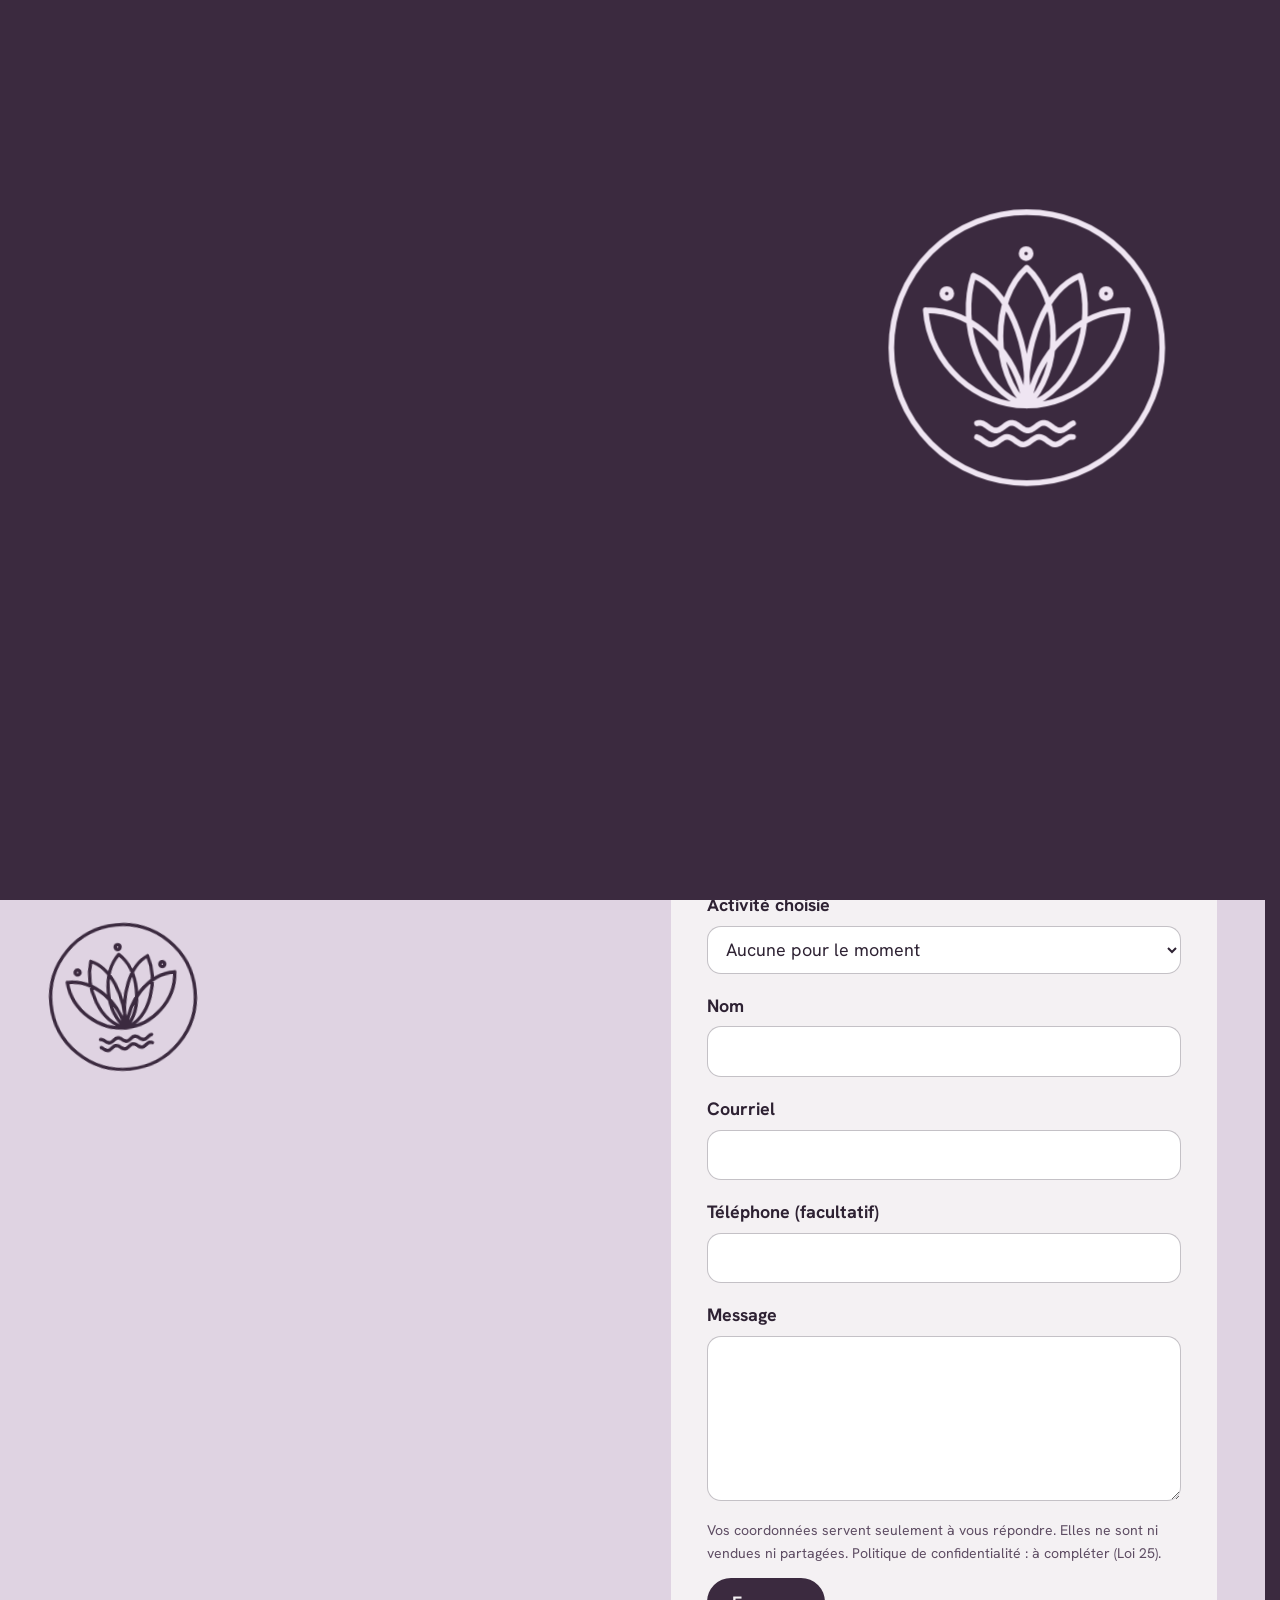
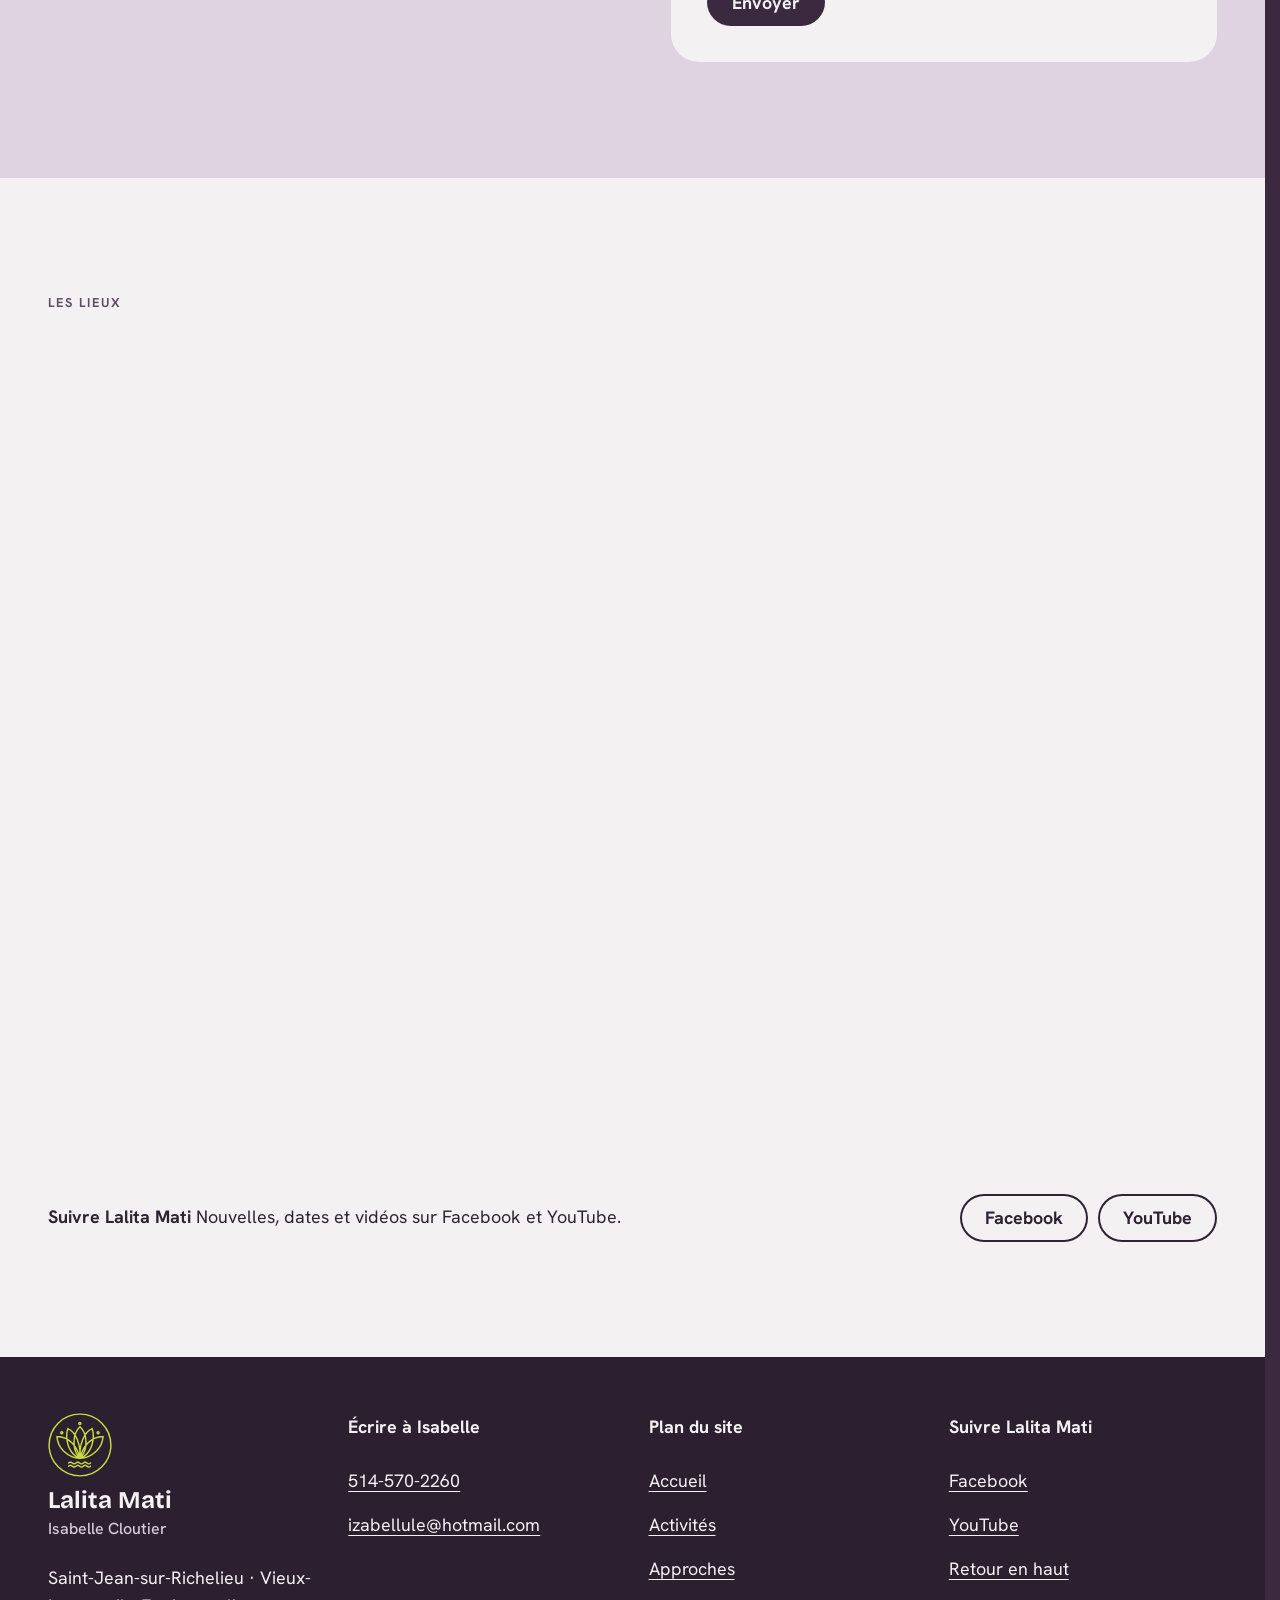
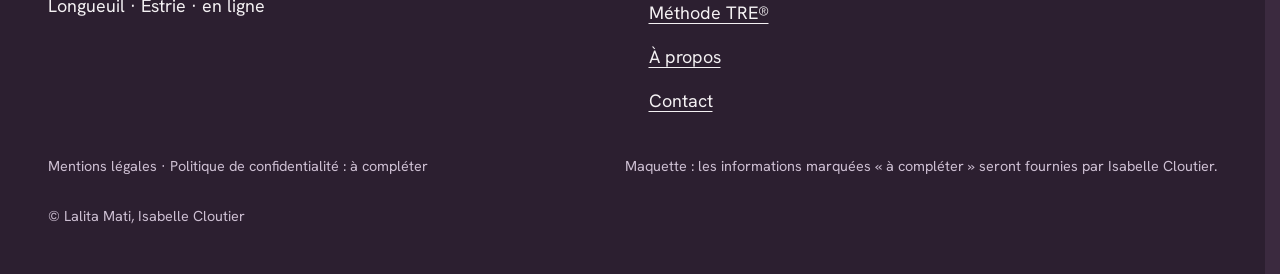
<file: contact.html>
<!doctype html>
<html lang="fr-CA" data-v="1">
<head>
<meta charset="utf-8">
<meta name="viewport" content="width=device-width, initial-scale=1, viewport-fit=cover">
<title>Contact : écrire ou appeler Isabelle Cloutier · Lalita Mati</title>
<meta name="description" content="Une question, une inscription, une séance privée ou un atelier pour votre organisme : écrivez ou appelez Isabelle.">
<meta name="robots" content="noindex, nofollow">
<link rel="canonical" href="https://yogalalitamati-maquette.vercel.app/contact">
<style>:root{--fond:#F4F1F3;--texte:#2E2233;--voile-fond:#3B2A3F;--ouverture-fond:#3B2A3F}:root { --entete-h: 72px; --barres-h: 0px; } html { background: var(--fond); color: var(--texte); scrollbar-gutter: stable; } body { margin: 0; background: var(--fond); } html.js:not(.secours):not([data-arrivee="retour"]) [data-anime] { opacity: 0; } html.js:not(.secours):not([data-arrivee="retour"]) [data-anime].vu { opacity: 1; } [data-voile] { position: fixed; inset: 0; z-index: 900; background: var(--voile-fond); transform: translateY(100%); visibility: hidden; pointer-events: none; } html[data-arrivee="voile"]:not(.voile-leve):not(.secours) [data-voile] { transform: none; visibility: visible; } html.secours [data-voile] { visibility: hidden !important; } .ouverture-panneau { position: fixed; inset: 0; z-index: 850; display: none; place-content: center; justify-items: center; background: var(--ouverture-fond, var(--voile-fond)); color: var(--fond); text-align: center; } html.js[data-arrivee="intro"]:not(.secours):not(.intro-finie) .ouverture-panneau { display: grid; } html.defilement-bloque, html.defilement-bloque body, html.js[data-arrivee="intro"]:not(.secours):not(.intro-finie), html.js[data-arrivee="intro"]:not(.secours):not(.intro-finie) body, html[data-arrivee="voile"]:not(.voile-leve):not(.secours), html[data-arrivee="voile"]:not(.voile-leve):not(.secours) body { overflow: hidden; } html.js[data-arrivee="intro"]:not(.secours):not(.intro-finie) { background-color: var(--ouverture-fond, var(--voile-fond)); } html[data-arrivee="voile"]:not(.voile-leve):not(.secours) { background-color: var(--voile-fond); }</style>
<script>(function () {
var d = document.documentElement, ss = null, ls = null;
try { ss = window.sessionStorage; ls = window.localStorage; } catch (e) {}
d.classList.add('js');
var nav = performance.getEntriesByType ? performance.getEntriesByType('navigation')[0] : null;
var type = nav ? nav.type : 'navigate';
var depart = null;
try { depart = JSON.parse(ss.getItem('socle:depart') || 'null'); ss.removeItem('socle:depart'); } catch (e) {}
if (depart && !(Date.now() - depart.t < 15000)) depart = null;
var mode = type === 'back_forward' ? 'retour' : type === 'reload' ? 'intro' : depart ? 'voile' : 'intro';
d.setAttribute('data-arrivee', mode);
if (mode === 'voile' && depart.couleur) d.style.setProperty('--voile-fond', depart.couleur);
if (type === 'reload' && 'scrollRestoration' in history) {
history.scrollRestoration = 'manual';
}
try {
var choisie = ls && ls.getItem('socle:langue');
var langue = (d.lang || '').slice(0, 2);
if (choisie && choisie !== langue && type === 'navigate' && !depart) {
var alt = document.querySelector('link[rel="alternate"][hreflang="' + choisie + '"]');
if (alt) location.replace(new URL(alt.href).pathname + location.search + location.hash);
}
} catch (e) {}
setTimeout(function () { if (!d.classList.contains('demarre')) d.classList.add('secours'); }, 2000);
})();</script>
<link rel="preload" href="/assets/polices/bricolage-grotesque.woff2" as="font" type="font/woff2" crossorigin>
<link rel="preload" href="/assets/polices/hanken-grotesk.woff2" as="font" type="font/woff2" crossorigin>
<link rel="stylesheet" href="/assets/css/socle.css?v=1">
<link rel="stylesheet" href="/assets/css/site.css?v=1">
<link rel="modulepreload" href="/assets/js/site.js?v=1">
<link rel="modulepreload" href="/assets/js/socle/index.js?v=1">
<script src="/assets/vendor/gsap.min.js" defer></script>
<script src="/assets/vendor/ScrollTrigger.min.js" defer></script>
<script src="/assets/vendor/SplitText.min.js" defer></script>
<script type="module" src="/assets/js/site.js?v=1"></script>
<meta name="theme-color" content="#F4F1F3">
<link rel="icon" href="/assets/images/favicon.svg" type="image/svg+xml">
<link rel="apple-touch-icon" href="/assets/images/apple-touch-icon.png">
<meta property="og:type" content="website">
<meta property="og:site_name" content="Lalita Mati">
<meta property="og:locale" content="fr_CA">
<meta property="og:title" content="Contact : écrire ou appeler Isabelle Cloutier · Lalita Mati">
<meta property="og:description" content="Une question, une inscription, une séance privée ou un atelier pour votre organisme : écrivez ou appelez Isabelle.">
<meta property="og:url" content="https://yogalalitamati-maquette.vercel.app/contact">
<meta property="og:image" content="https://yogalalitamati-maquette.vercel.app/assets/partage/contact-fr.jpg">
<meta property="og:image:width" content="1200">
<meta property="og:image:height" content="630">
<meta property="og:image:alt" content="Écrire à Isabelle Cloutier">
<meta name="twitter:card" content="summary_large_image">
<script type="application/ld+json">{"@context":"https://schema.org","@type":"LocalBusiness","name":"Lalita Mati, Isabelle Cloutier","description":"Yoga somatique, yoga doux thérapeutique, méthode TRE®, automassage avec balles et pleine conscience, en séances privées, cours, ateliers et en ligne.","telephone":"+1-514-570-2260","email":"izabellule@hotmail.com","address":{"@type":"PostalAddress","streetAddress":"291, rue Richelieu","addressLocality":"Saint-Jean-sur-Richelieu","addressRegion":"QC","addressCountry":"CA"},"areaServed":["Saint-Jean-sur-Richelieu","Longueuil","Estrie"],"founder":{"@type":"Person","name":"Isabelle Cloutier","jobTitle":"Enseignante en yoga et yoga thérapeutique, praticienne de la méthode TRE®"},"sameAs":["https://www.facebook.com/yogalalitamati/","https://www.youtube.com/channel/UChI_zy8Xa_uAhh0LkR26-WQ/featured"]}</script>
</head>
<body id="haut">
<div data-voile data-forme="vague" aria-hidden="true"><svg class="voile-vague voile-vague--haut" viewBox="0 0 1440 120" preserveAspectRatio="none" aria-hidden="true"><path d="M0 120 C 240 20 480 20 720 70 S 1200 130 1440 40 V 120 H 0 Z"/></svg><svg class="voile-vague voile-vague--bas" viewBox="0 0 1440 120" preserveAspectRatio="none" aria-hidden="true"><path d="M0 0 C 240 100 480 100 720 50 S 1200 -10 1440 80 V 0 H 0 Z"/></svg><div class="voile-contenu"><svg class="lotus voile-lotus" viewBox="0 0 800 800" aria-hidden="true" focusable="false">
  <circle class="lotus-cercle" cx="400" cy="400" r="386" fill="none" stroke="currentColor" stroke-width="26" pathLength="1"/>
  <g fill="none" stroke="currentColor" stroke-width="26" stroke-linecap="round" stroke-linejoin="round">
    <path class="lotus-petales" d="M400 565 C 300 470 300 262 400 172 C 500 262 500 470 400 565 M248 195 C 205 330 262 522 400 565 M248 195 C 345 235 412 385 400 565 M552 195 C 595 330 538 522 400 565 M552 195 C 455 235 388 385 400 565 M112 293 C 122 450 262 567 400 565 M112 293 C 262 293 372 425 396 560 M688 293 C 678 450 538 567 400 565 M688 293 C 538 293 428 425 404 560" pathLength="1"/>
    <path class="lotus-vague lotus-vague--1" d="M258 625.0 L265 620.0 L272 616.1 L279 614.1 L285 614.5 L292 617.2 L299 621.6 L306 626.7 L313 631.5 L320 634.8 L327 636.0 L333 634.8 L340 631.5 L347 626.7 L354 621.6 L361 617.2 L368 614.5 L374 614.1 L381 616.1 L388 620.0 L395 625.0 L402 630.0 L409 633.9 L416 635.9 L422 635.5 L429 632.8 L436 628.4 L443 623.3 L450 618.5 L457 615.2 L464 614.0 L470 615.2 L477 618.5 L484 623.3 L491 628.4 L498 632.8 L505 635.5 L511 635.9 L518 633.9 L525 630.0 L532 625.0"/>
    <path class="lotus-vague lotus-vague--2" d="M258 665.0 L265 660.0 L272 656.1 L279 654.1 L285 654.5 L292 657.2 L299 661.6 L306 666.7 L313 671.5 L320 674.8 L327 676.0 L333 674.8 L340 671.5 L347 666.7 L354 661.6 L361 657.2 L368 654.5 L374 654.1 L381 656.1 L388 660.0 L395 665.0 L402 670.0 L409 673.9 L416 675.9 L422 675.5 L429 672.8 L436 668.4 L443 663.3 L450 658.5 L457 655.2 L464 654.0 L470 655.2 L477 658.5 L484 663.3 L491 668.4 L498 672.8 L505 675.5 L511 675.9 L518 673.9 L525 670.0 L532 665.0"/>
    <circle class="lotus-point" cx="398" cy="132" r="13"/><circle class="lotus-point" cx="172" cy="246" r="13"/><circle class="lotus-point" cx="626" cy="246" r="13"/>
  </g>
</svg><span data-voile-libelle>Contact</span></div></div>
<div class="ouverture-panneau" data-ouverture aria-hidden="true">
  <div class="ouverture-objet" data-ouverture-objet><svg class="lotus ouverture-lotus" viewBox="0 0 800 800" aria-hidden="true" focusable="false">
  <circle class="lotus-cercle" cx="400" cy="400" r="386" fill="none" stroke="currentColor" stroke-width="16" pathLength="1"/>
  <g fill="none" stroke="currentColor" stroke-width="16" stroke-linecap="round" stroke-linejoin="round">
    <path class="lotus-petales" d="M400 565 C 300 470 300 262 400 172 C 500 262 500 470 400 565 M248 195 C 205 330 262 522 400 565 M248 195 C 345 235 412 385 400 565 M552 195 C 595 330 538 522 400 565 M552 195 C 455 235 388 385 400 565 M112 293 C 122 450 262 567 400 565 M112 293 C 262 293 372 425 396 560 M688 293 C 678 450 538 567 400 565 M688 293 C 538 293 428 425 404 560" pathLength="1"/>
    <path class="lotus-vague lotus-vague--1" d="M258 625.0 L265 620.0 L272 616.1 L279 614.1 L285 614.5 L292 617.2 L299 621.6 L306 626.7 L313 631.5 L320 634.8 L327 636.0 L333 634.8 L340 631.5 L347 626.7 L354 621.6 L361 617.2 L368 614.5 L374 614.1 L381 616.1 L388 620.0 L395 625.0 L402 630.0 L409 633.9 L416 635.9 L422 635.5 L429 632.8 L436 628.4 L443 623.3 L450 618.5 L457 615.2 L464 614.0 L470 615.2 L477 618.5 L484 623.3 L491 628.4 L498 632.8 L505 635.5 L511 635.9 L518 633.9 L525 630.0 L532 625.0"/>
    <path class="lotus-vague lotus-vague--2" d="M258 665.0 L265 660.0 L272 656.1 L279 654.1 L285 654.5 L292 657.2 L299 661.6 L306 666.7 L313 671.5 L320 674.8 L327 676.0 L333 674.8 L340 671.5 L347 666.7 L354 661.6 L361 657.2 L368 654.5 L374 654.1 L381 656.1 L388 660.0 L395 665.0 L402 670.0 L409 673.9 L416 675.9 L422 675.5 L429 672.8 L436 668.4 L443 663.3 L450 658.5 L457 655.2 L464 654.0 L470 655.2 L477 658.5 L484 663.3 L491 668.4 L498 672.8 L505 675.5 L511 675.9 L518 673.9 L525 670.0 L532 665.0"/>
    <circle class="lotus-point" cx="398" cy="132" r="13"/><circle class="lotus-point" cx="172" cy="246" r="13"/><circle class="lotus-point" cx="626" cy="246" r="13"/>
  </g>
</svg></div>
  <p class="ouverture-nom">Lalita Mati</p>
  <p class="ouverture-ligne">Yoga somatique · Méthode TRE®</p>
</div>
<a class="evitement" href="#contenu">Aller au contenu</a>
<header data-entete>
  <div class="entete-rangee">
    <a class="entete-logo" href="/" data-libelle="Accueil">
      <svg class="lotus entete-lotus" viewBox="0 0 800 800" aria-hidden="true" focusable="false">
  <circle class="lotus-cercle" cx="400" cy="400" r="386" fill="none" stroke="currentColor" stroke-width="30" pathLength="1"/>
  <g fill="none" stroke="currentColor" stroke-width="30" stroke-linecap="round" stroke-linejoin="round">
    <path class="lotus-petales" d="M400 565 C 300 470 300 262 400 172 C 500 262 500 470 400 565 M248 195 C 205 330 262 522 400 565 M248 195 C 345 235 412 385 400 565 M552 195 C 595 330 538 522 400 565 M552 195 C 455 235 388 385 400 565 M112 293 C 122 450 262 567 400 565 M112 293 C 262 293 372 425 396 560 M688 293 C 678 450 538 567 400 565 M688 293 C 538 293 428 425 404 560" pathLength="1"/>
    <path class="lotus-vague lotus-vague--1" d="M258 625.0 L265 620.0 L272 616.1 L279 614.1 L285 614.5 L292 617.2 L299 621.6 L306 626.7 L313 631.5 L320 634.8 L327 636.0 L333 634.8 L340 631.5 L347 626.7 L354 621.6 L361 617.2 L368 614.5 L374 614.1 L381 616.1 L388 620.0 L395 625.0 L402 630.0 L409 633.9 L416 635.9 L422 635.5 L429 632.8 L436 628.4 L443 623.3 L450 618.5 L457 615.2 L464 614.0 L470 615.2 L477 618.5 L484 623.3 L491 628.4 L498 632.8 L505 635.5 L511 635.9 L518 633.9 L525 630.0 L532 625.0"/>
    <path class="lotus-vague lotus-vague--2" d="M258 665.0 L265 660.0 L272 656.1 L279 654.1 L285 654.5 L292 657.2 L299 661.6 L306 666.7 L313 671.5 L320 674.8 L327 676.0 L333 674.8 L340 671.5 L347 666.7 L354 661.6 L361 657.2 L368 654.5 L374 654.1 L381 656.1 L388 660.0 L395 665.0 L402 670.0 L409 673.9 L416 675.9 L422 675.5 L429 672.8 L436 668.4 L443 663.3 L450 658.5 L457 655.2 L464 654.0 L470 655.2 L477 658.5 L484 663.3 L491 668.4 L498 672.8 L505 675.5 L511 675.9 L518 673.9 L525 670.0 L532 665.0"/>
    <circle class="lotus-point" cx="398" cy="132" r="13"/><circle class="lotus-point" cx="172" cy="246" r="13"/><circle class="lotus-point" cx="626" cy="246" r="13"/>
  </g>
</svg><span class="entete-nom"><span>Lalita Mati</span><small>Isabelle Cloutier</small></span>
    </a>
    <nav data-nav aria-label="Navigation principale">
      <ul><li><a href="/activites" data-libelle="Activités">Activités</a></li><li><a href="/approches" data-libelle="Approches">Approches</a></li><li><a href="/methode-tre" data-libelle="Méthode TRE®">Méthode TRE®</a></li><li><a href="/a-propos" data-libelle="À propos">À propos</a></li><li><a href="/contact" data-libelle="Contact" aria-current="page">Contact</a></li></ul>
    </nav>
    <div class="entete-actions">
      <a class="bouton" href="/activites" data-libelle="Activités">S’inscrire</a>
      <button type="button" data-menu-bouton aria-controls="menu" aria-expanded="false" data-libelle-ouvrir="Menu" data-libelle-fermer="Fermer"><span data-libelle-bouton>Menu</span></button>
      <a class="menu-sansjs" href="#menu" data-menu-lien>Menu</a>
    </div>
  </div>
</header>
<script>/* Avant le premier affichage : rangées de la navigation (même règle que ajusterNav dans assets/js/socle/entete.js)
   et hauteur réelle de l'en-tête, pour que rien ne saute quand le JavaScript du site prend la main. */
(function () {
  var h = document.documentElement, u = document.querySelector('[data-nav] ul'), e = document.querySelector('[data-entete]');
  if (u) {
    var deborde = function () { return u.scrollWidth > u.clientWidth + 1; }, c = deborde();
    if (c && window.matchMedia('(min-width: 900px)').matches) {
      h.classList.add('nav-deux-rangees'); c = deborde();
      if (c) { h.classList.add('nav-deux-lignes'); var a = u.querySelector('a'); c = !a || u.getBoundingClientRect().height > a.getBoundingClientRect().height * 2.5; }
      if (c) h.classList.remove('nav-deux-rangees', 'nav-deux-lignes');
    }
    if (c) h.classList.add('nav-compacte');
  }
  if (e) h.style.setProperty('--entete-h', Math.round(e.getBoundingClientRect().height) + 'px');
})();</script>
<span id="menu-ferme" aria-hidden="true"></span>
<div id="menu" data-menu role="dialog" aria-modal="true" aria-label="Menu">
  <p class="menu-sansjs-fermer"><a href="#menu-ferme">Fermer</a></p>
  <ul><li style="--i:0"><a href="/" class="menu-lien" data-libelle="Accueil">Accueil</a></li><li style="--i:1"><a href="/activites" class="menu-lien" data-libelle="Activités">Activités</a></li><li style="--i:2"><a href="/approches" class="menu-lien" data-libelle="Approches">Approches</a></li><li style="--i:3"><a href="/methode-tre" class="menu-lien" data-libelle="Méthode TRE®">Méthode TRE®</a></li><li style="--i:4"><a href="/a-propos" class="menu-lien" data-libelle="À propos">À propos</a></li><li style="--i:5"><a href="/contact" class="menu-lien" data-libelle="Contact" aria-current="page">Contact</a></li></ul>
  <p class="menu-actions"><a class="bouton" href="tel:+15145702260">Appeler 514-570-2260</a></p>
  <p class="menu-lieux">Saint-Jean-sur-Richelieu · Vieux-Longueuil · Estrie · en ligne</p>
</div>
<main id="contenu" tabindex="-1">
<section class="page-ouverture ouverture-scindee" id="debut">
  <div class="conteneur ouverture-scindee-grille">
    <div>
      <p class="surtitre" data-anime="gsap">Contact</p>
      <h1 class="titre-xl ouverture-titre" data-anime="gsap">
        <span class="masque-ligne"><span class="ouv-ligne">Écrire</span></span>
        <span class="masque-ligne"><span class="ouv-ligne"><em>à Isabelle</em></span></span>
      </h1>
      <p class="chapo masque-ecran-tres-bas" data-anime="gsap">Une question, une inscription, une séance privée ou un atelier pour votre organisme : écrivez ou appelez Isabelle.</p>
      <dl class="coordonnees" data-anime="gsap">
        <div><dt>Téléphone</dt><dd><a class="bouton" href="tel:+15145702260" data-action-principale>514-570-2260</a></dd></div>
        <div data-info-cle><dt>Courriel</dt><dd><a class="selectionnable" href="mailto:izabellule@hotmail.com">izabellule@hotmail.com</a></dd></div>
      </dl>
    </div>
    <div class="ouverture-scindee-image">
      <figure class="media scindee-media" data-grok data-iris-centre data-fx="parallaxe" data-fx-force="6" style="--cadrage:50% 50%">
  <picture><source media="(max-width: 760px) and (orientation: portrait)" srcset="/assets/images/grok/contact-ouverture-mobile-640.webp 640w, /assets/images/grok/contact-ouverture-mobile-1080.webp 1080w" sizes="(max-width: 760px) 70vw, 26vw">
    <img src="/assets/images/grok/contact-ouverture-1280.webp" srcset="/assets/images/grok/contact-ouverture-640.webp 640w, /assets/images/grok/contact-ouverture-1280.webp 1280w, /assets/images/grok/contact-ouverture-1920.webp 1920w" sizes="(max-width: 760px) 70vw, 26vw" alt="Une tasse de tisane sur le rebord d’une fenêtre, la neige dehors" width="1280" height="1600" fetchpriority="high" loading="eager" decoding="async">
  </picture><figcaption class="mention-ia">Illustration générée</figcaption>
</figure>
      <span class="vapeur" aria-hidden="true" data-boucle-css><i data-effet="vapeur"></i><i data-effet="vapeur"></i><i data-effet="vapeur"></i></span>
    </div>
  </div>
</section>
<section class="section formulaire-section theme-lilas" id="formulaire">
  <div class="conteneur deux-colonnes deux-colonnes--formulaire">
    <div>
      <h2 class="titre-l" data-anime="lignes">Votre message</h2>
      <p>Trois champs obligatoires : votre nom, votre courriel et votre message.</p>
      <div class="formulaire-lotus" data-effet="lotus-fin"><svg class="lotus lotus-vivant" viewBox="0 0 800 800" aria-hidden="true" focusable="false">
  <circle class="lotus-cercle" cx="400" cy="400" r="386" fill="none" stroke="currentColor" stroke-width="18" pathLength="1"/>
  <g fill="none" stroke="currentColor" stroke-width="18" stroke-linecap="round" stroke-linejoin="round">
    <path class="lotus-petales" d="M400 565 C 300 470 300 262 400 172 C 500 262 500 470 400 565 M248 195 C 205 330 262 522 400 565 M248 195 C 345 235 412 385 400 565 M552 195 C 595 330 538 522 400 565 M552 195 C 455 235 388 385 400 565 M112 293 C 122 450 262 567 400 565 M112 293 C 262 293 372 425 396 560 M688 293 C 678 450 538 567 400 565 M688 293 C 538 293 428 425 404 560" pathLength="1"/>
    <path class="lotus-vague lotus-vague--1" d="M258 625.0 L265 620.0 L272 616.1 L279 614.1 L285 614.5 L292 617.2 L299 621.6 L306 626.7 L313 631.5 L320 634.8 L327 636.0 L333 634.8 L340 631.5 L347 626.7 L354 621.6 L361 617.2 L368 614.5 L374 614.1 L381 616.1 L388 620.0 L395 625.0 L402 630.0 L409 633.9 L416 635.9 L422 635.5 L429 632.8 L436 628.4 L443 623.3 L450 618.5 L457 615.2 L464 614.0 L470 615.2 L477 618.5 L484 623.3 L491 628.4 L498 632.8 L505 635.5 L511 635.9 L518 633.9 L525 630.0 L532 625.0"/>
    <path class="lotus-vague lotus-vague--2" d="M258 665.0 L265 660.0 L272 656.1 L279 654.1 L285 654.5 L292 657.2 L299 661.6 L306 666.7 L313 671.5 L320 674.8 L327 676.0 L333 674.8 L340 671.5 L347 666.7 L354 661.6 L361 657.2 L368 654.5 L374 654.1 L381 656.1 L388 660.0 L395 665.0 L402 670.0 L409 673.9 L416 675.9 L422 675.5 L429 672.8 L436 668.4 L443 663.3 L450 658.5 L457 655.2 L464 654.0 L470 655.2 L477 658.5 L484 663.3 L491 668.4 L498 672.8 L505 675.5 L511 675.9 L518 673.9 L525 670.0 L532 665.0"/>
    <circle class="lotus-point" cx="398" cy="132" r="13"/><circle class="lotus-point" cx="172" cy="246" r="13"/><circle class="lotus-point" cx="626" cy="246" r="13"/>
  </g>
</svg></div>
    </div>
    <form data-formulaire class="formulaire" action="#" novalidate>
      <div class="champ"><label for="f-objet">C’est pour…</label>
        <select id="f-objet" name="objet">
          <option value="activite">M’inscrire à une activité</option>
          <option value="prive">Une séance privée</option>
          <option value="entreprise">Un atelier pour mon organisme</option>
          <option value="studio">Le studio virtuel</option>
          <option value="autre" selected>Autre chose</option>
        </select></div>
      <div class="champ" data-champ-activite><label for="f-activite">Activité choisie</label>
        <select id="f-activite" name="activite">
          <option value="">Aucune pour le moment</option>
          <option value="pause-hiver-potton" data-fin="2027-01-16T12:00">Pause hivernale · sam 16 janv · Potton Springs, Estrie · 46,00 $</option><option value="intro-tre-hiver" data-fin="2027-01-24T12:30">Introduction à la méthode TRE® · dim 24 janv · Saint-Jean-sur-Richelieu · 57,50 $</option><option value="tre-hiver-ligne" data-fin="2027-04-01T10:45">Exploration somatique TRE® · jeu 28 janv · En ligne · 230 $</option><option value="yoga-doux-hiver" data-fin="2027-04-01T12:30">Yoga doux · jeu 28 janv · Saint-Jean-sur-Richelieu ou en ligne · 230 $</option><option value="tre-hiver-presentiel" data-fin="2027-04-01T15:45">Exploration somatique TRE® · jeu 28 janv · Saint-Jean-sur-Richelieu · 230 $</option><option value="pause-hiver-saint-jean" data-fin="2027-02-05T20:45">Pause hivernale · ven 5 févr · Saint-Jean · 46,00 $</option><option value="intro-tre-printemps" data-fin="2027-04-02T21:30">Introduction à la méthode TRE® · ven 2 avr · Saint-Jean-sur-Richelieu · 57,50 $</option><option value="pause-printemps-potton" data-fin="2027-04-10T12:00">Pause printanière · sam 10 avr · Potton Springs, Estrie · 46,00 $</option><option value="tre-printemps-ligne" data-fin="2027-06-10T10:45">Exploration somatique TRE® · jeu 22 avr · En ligne · 184 $</option><option value="yoga-doux-printemps" data-fin="2027-06-10T12:30">Yoga doux · jeu 22 avr · Saint-Jean-sur-Richelieu ou en ligne · 184 $</option><option value="tre-printemps-presentiel" data-fin="2027-06-10T15:45">Exploration somatique TRE® · jeu 22 avr · Saint-Jean-sur-Richelieu · 184 $</option><option value="pause-printemps-saint-jean" data-fin="2027-04-23T20:45">Pause printanière · ven 23 avr · Saint-Jean · 46,00 $</option>
        </select></div>
      <div class="champ"><label for="f-nom">Nom</label><input id="f-nom" name="nom" autocomplete="name" required></div>
      <div class="champ"><label for="f-email">Courriel</label><input id="f-email" name="email" type="email" autocomplete="email" required></div>
      <div class="champ"><label for="f-tel">Téléphone (facultatif)</label><input id="f-tel" name="tel" type="tel" autocomplete="tel"></div>
      <div class="champ"><label for="f-message">Message</label><textarea id="f-message" name="message" rows="5" required></textarea></div>
      <p class="mention-donnees">Vos coordonnées servent seulement à vous répondre. Elles ne sont ni vendues ni partagées. Politique de confidentialité : à compléter (Loi 25).</p>
      <button type="submit" class="bouton">Envoyer</button>
      <p data-message-envoi role="status" tabindex="-1" hidden data-texte="Maquette : rien n’a été envoyé. Sur le site final, Isabelle recevra votre message."></p>
    </form>
  </div>
</section>
<section class="section contact-lieux" id="lieux">
  <div class="conteneur section-tete">
    <p class="surtitre">Les lieux</p>
    <h2 class="titre-l" data-anime="lignes">Où se <em>retrouver</em></h2>
  </div>
  <ul class="conteneur adresses" data-anime="cascade">
    <li class="adresse"><span class="adresse-point adresse-point--saint-jean" aria-hidden="true"></span><h3>Fondation Poorna-Jnana Yoga</h3><p class="adresse-precision">Institut Mandala du Bouddha Manjusri</p><p>291, rue Richelieu<br>Saint-Jean-sur-Richelieu</p><p class="lieu-quoi">Cours en session, ateliers et séances de thérapie somatique.</p></li><li class="adresse"><span class="adresse-point adresse-point--atma" aria-hidden="true"></span><h3>Clinique ATMA</h3><p>Adresse donnée à la prise de rendez-vous<br>Vieux-Longueuil</p><p class="lieu-quoi">Séances privées de TRE® et de thérapie somatique.</p></li><li class="adresse"><span class="adresse-point adresse-point--simhananda" aria-hidden="true"></span><h3>Centre Simhananda</h3><p>Adresse donnée à l&#39;inscription<br>Saint-Jean-sur-Richelieu</p><p class="lieu-quoi">Les Pauses du vendredi soir.</p></li><li class="adresse"><span class="adresse-point adresse-point--potton" aria-hidden="true"></span><h3>Centre de méditation et de ressourcement spirituel de Potton Springs</h3><p>52, chemin de Potton Springs<br>Mansonville (Québec) J0E 1X0</p><p class="lieu-quoi">Les Pauses de saison, le samedi matin.</p></li><li class="adresse"><span class="adresse-point adresse-point--en-ligne" aria-hidden="true"></span><h3>En ligne</h3><p>Par Zoom, en direct ou en différé<br>Enregistrement disponible 7 jours</p><p class="lieu-quoi">Cours de yoga doux et d&#39;exploration TRE®, où que vous soyez.</p></li>
  </ul>
  <div class="conteneur reseaux">
    <p><strong>Suivre Lalita Mati</strong> Nouvelles, dates et vidéos sur Facebook et YouTube.</p>
    <p class="reseaux-liens">
      <a class="bouton bouton--contour" href="https://www.facebook.com/yogalalitamati/" target="_blank" rel="noopener">Facebook<span class="visuellement-cache"> (s’ouvre dans un nouvel onglet)</span></a>
      <a class="bouton bouton--contour" href="https://www.youtube.com/channel/UChI_zy8Xa_uAhh0LkR26-WQ/featured" target="_blank" rel="noopener">YouTube<span class="visuellement-cache"> (s’ouvre dans un nouvel onglet)</span></a>
    </p>
  </div>
</section>
</main>
<footer class="pied" id="pied">
  <div class="conteneur pied-grille">
    <div class="pied-marque">
      <svg class="lotus pied-lotus" viewBox="0 0 800 800" aria-hidden="true" focusable="false">
  <circle class="lotus-cercle" cx="400" cy="400" r="386" fill="none" stroke="currentColor" stroke-width="18" pathLength="1"/>
  <g fill="none" stroke="currentColor" stroke-width="18" stroke-linecap="round" stroke-linejoin="round">
    <path class="lotus-petales" d="M400 565 C 300 470 300 262 400 172 C 500 262 500 470 400 565 M248 195 C 205 330 262 522 400 565 M248 195 C 345 235 412 385 400 565 M552 195 C 595 330 538 522 400 565 M552 195 C 455 235 388 385 400 565 M112 293 C 122 450 262 567 400 565 M112 293 C 262 293 372 425 396 560 M688 293 C 678 450 538 567 400 565 M688 293 C 538 293 428 425 404 560" pathLength="1"/>
    <path class="lotus-vague lotus-vague--1" d="M258 625.0 L265 620.0 L272 616.1 L279 614.1 L285 614.5 L292 617.2 L299 621.6 L306 626.7 L313 631.5 L320 634.8 L327 636.0 L333 634.8 L340 631.5 L347 626.7 L354 621.6 L361 617.2 L368 614.5 L374 614.1 L381 616.1 L388 620.0 L395 625.0 L402 630.0 L409 633.9 L416 635.9 L422 635.5 L429 632.8 L436 628.4 L443 623.3 L450 618.5 L457 615.2 L464 614.0 L470 615.2 L477 618.5 L484 623.3 L491 628.4 L498 632.8 L505 635.5 L511 635.9 L518 633.9 L525 630.0 L532 625.0"/>
    <path class="lotus-vague lotus-vague--2" d="M258 665.0 L265 660.0 L272 656.1 L279 654.1 L285 654.5 L292 657.2 L299 661.6 L306 666.7 L313 671.5 L320 674.8 L327 676.0 L333 674.8 L340 671.5 L347 666.7 L354 661.6 L361 657.2 L368 654.5 L374 654.1 L381 656.1 L388 660.0 L395 665.0 L402 670.0 L409 673.9 L416 675.9 L422 675.5 L429 672.8 L436 668.4 L443 663.3 L450 658.5 L457 655.2 L464 654.0 L470 655.2 L477 658.5 L484 663.3 L491 668.4 L498 672.8 L505 675.5 L511 675.9 L518 673.9 L525 670.0 L532 665.0"/>
    <circle class="lotus-point" cx="398" cy="132" r="13"/><circle class="lotus-point" cx="172" cy="246" r="13"/><circle class="lotus-point" cx="626" cy="246" r="13"/>
  </g>
</svg>
      <p class="pied-nom">Lalita Mati<br><span>Isabelle Cloutier</span></p>
      <p>Saint-Jean-sur-Richelieu · Vieux-Longueuil · Estrie · en ligne</p>
    </div>
    <div>
      <p><strong>Écrire à Isabelle</strong></p>
      <p><a href="tel:+15145702260">514-570-2260</a><br><a href="mailto:izabellule@hotmail.com">izabellule@hotmail.com</a></p>
    </div>
    <nav aria-label="Plan du site">
      <p><strong>Plan du site</strong></p>
      <ul><li><a href="/" data-libelle="Accueil">Accueil</a></li><li><a href="/activites" data-libelle="Activités">Activités</a></li><li><a href="/approches" data-libelle="Approches">Approches</a></li><li><a href="/methode-tre" data-libelle="Méthode TRE®">Méthode TRE®</a></li><li><a href="/a-propos" data-libelle="À propos">À propos</a></li><li><a href="/contact" data-libelle="Contact" aria-current="page">Contact</a></li></ul>
    </nav>
    <div>
      <p><strong>Suivre Lalita Mati</strong></p>
      <ul>
        <li><a href="https://www.facebook.com/yogalalitamati/" target="_blank" rel="noopener">Facebook<span class="visuellement-cache"> (s’ouvre dans un nouvel onglet)</span></a></li>
        <li><a href="https://www.youtube.com/channel/UChI_zy8Xa_uAhh0LkR26-WQ/featured" target="_blank" rel="noopener">YouTube<span class="visuellement-cache"> (s’ouvre dans un nouvel onglet)</span></a></li>
        <li><a href="#haut" data-sans-transition>Retour en haut</a></li>
      </ul>
    </div>
  </div>
  <div class="conteneur pied-bas"><p>Mentions légales · Politique de confidentialité : à compléter</p><p>Maquette : les informations marquées « à compléter » seront fournies par Isabelle Cloutier.</p><p>© Lalita Mati, Isabelle Cloutier</p></div>
</footer>
<div data-barre-fixe>
  <a class="bouton bouton--contour" href="tel:+15145702260">Appeler</a>
  <a class="bouton" href="/activites" data-libelle="Activités">S’inscrire</a>
</div>
</body>
</html>
</file>
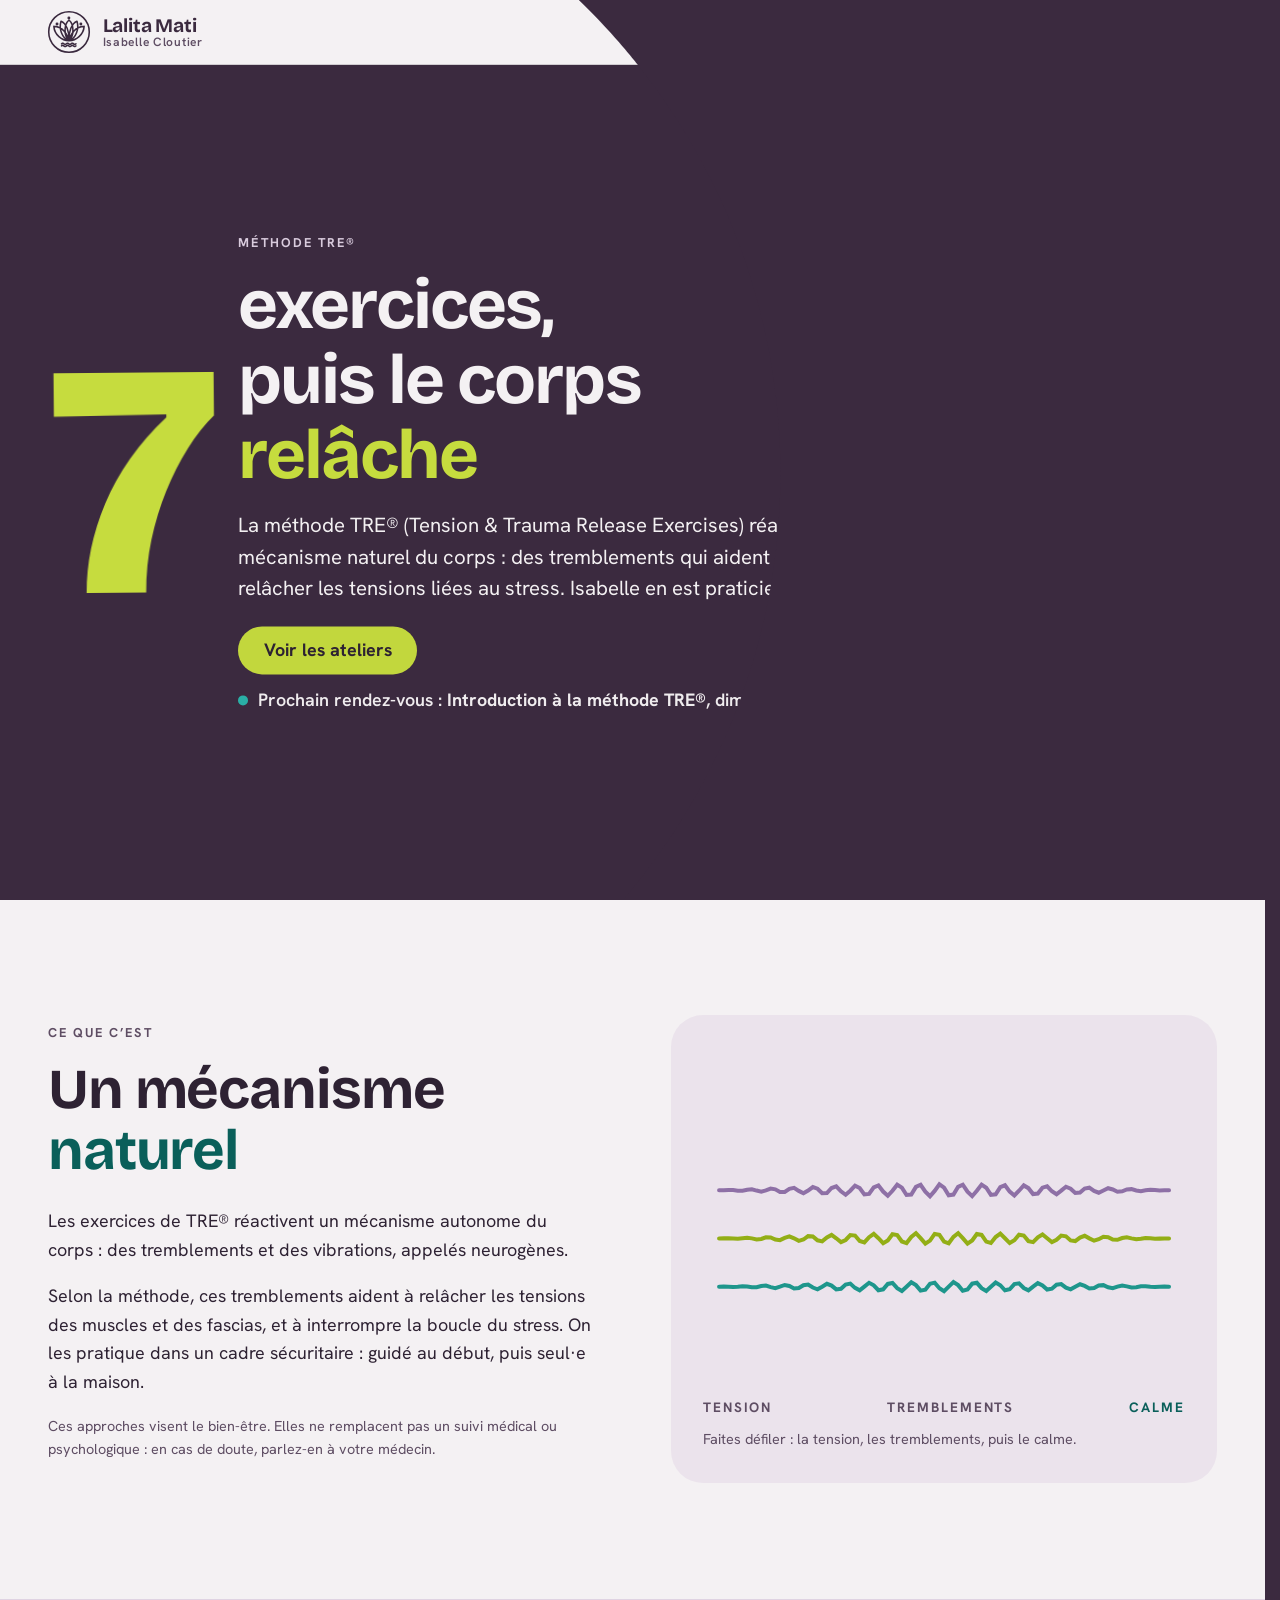
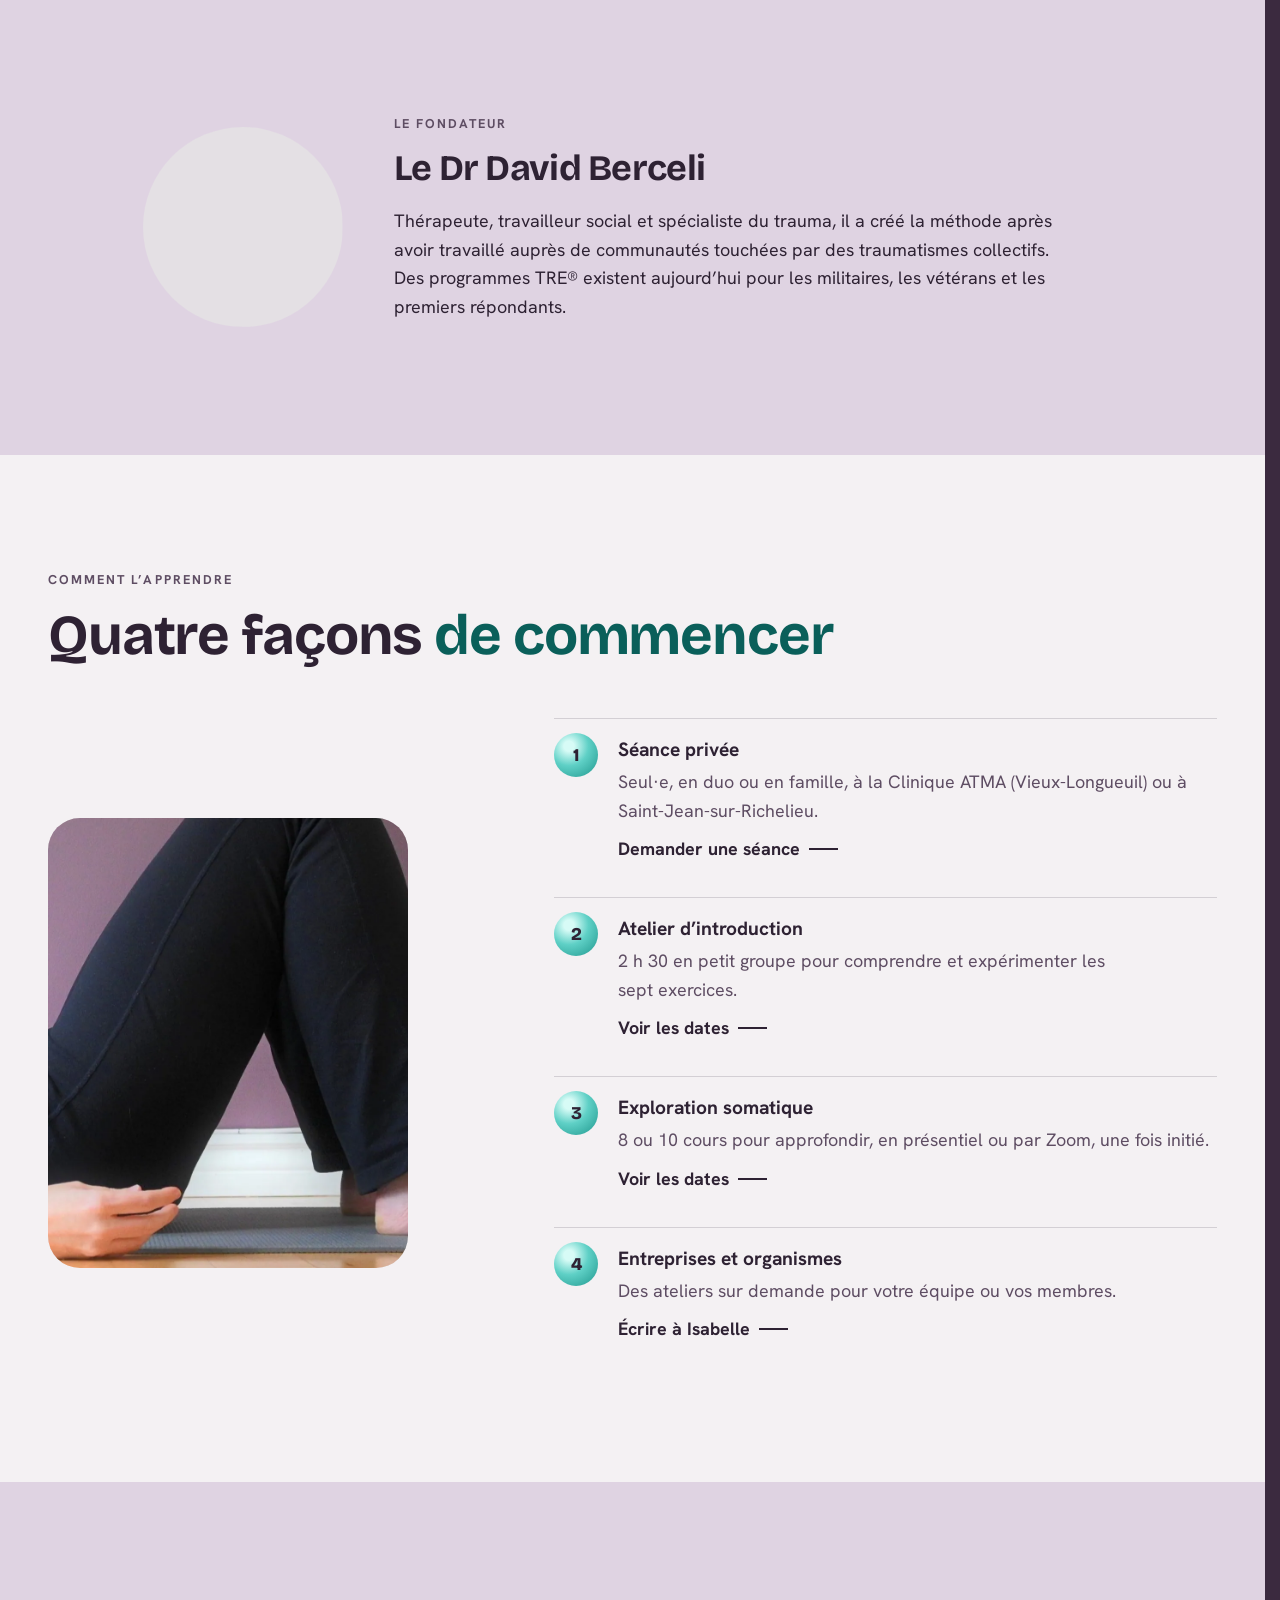
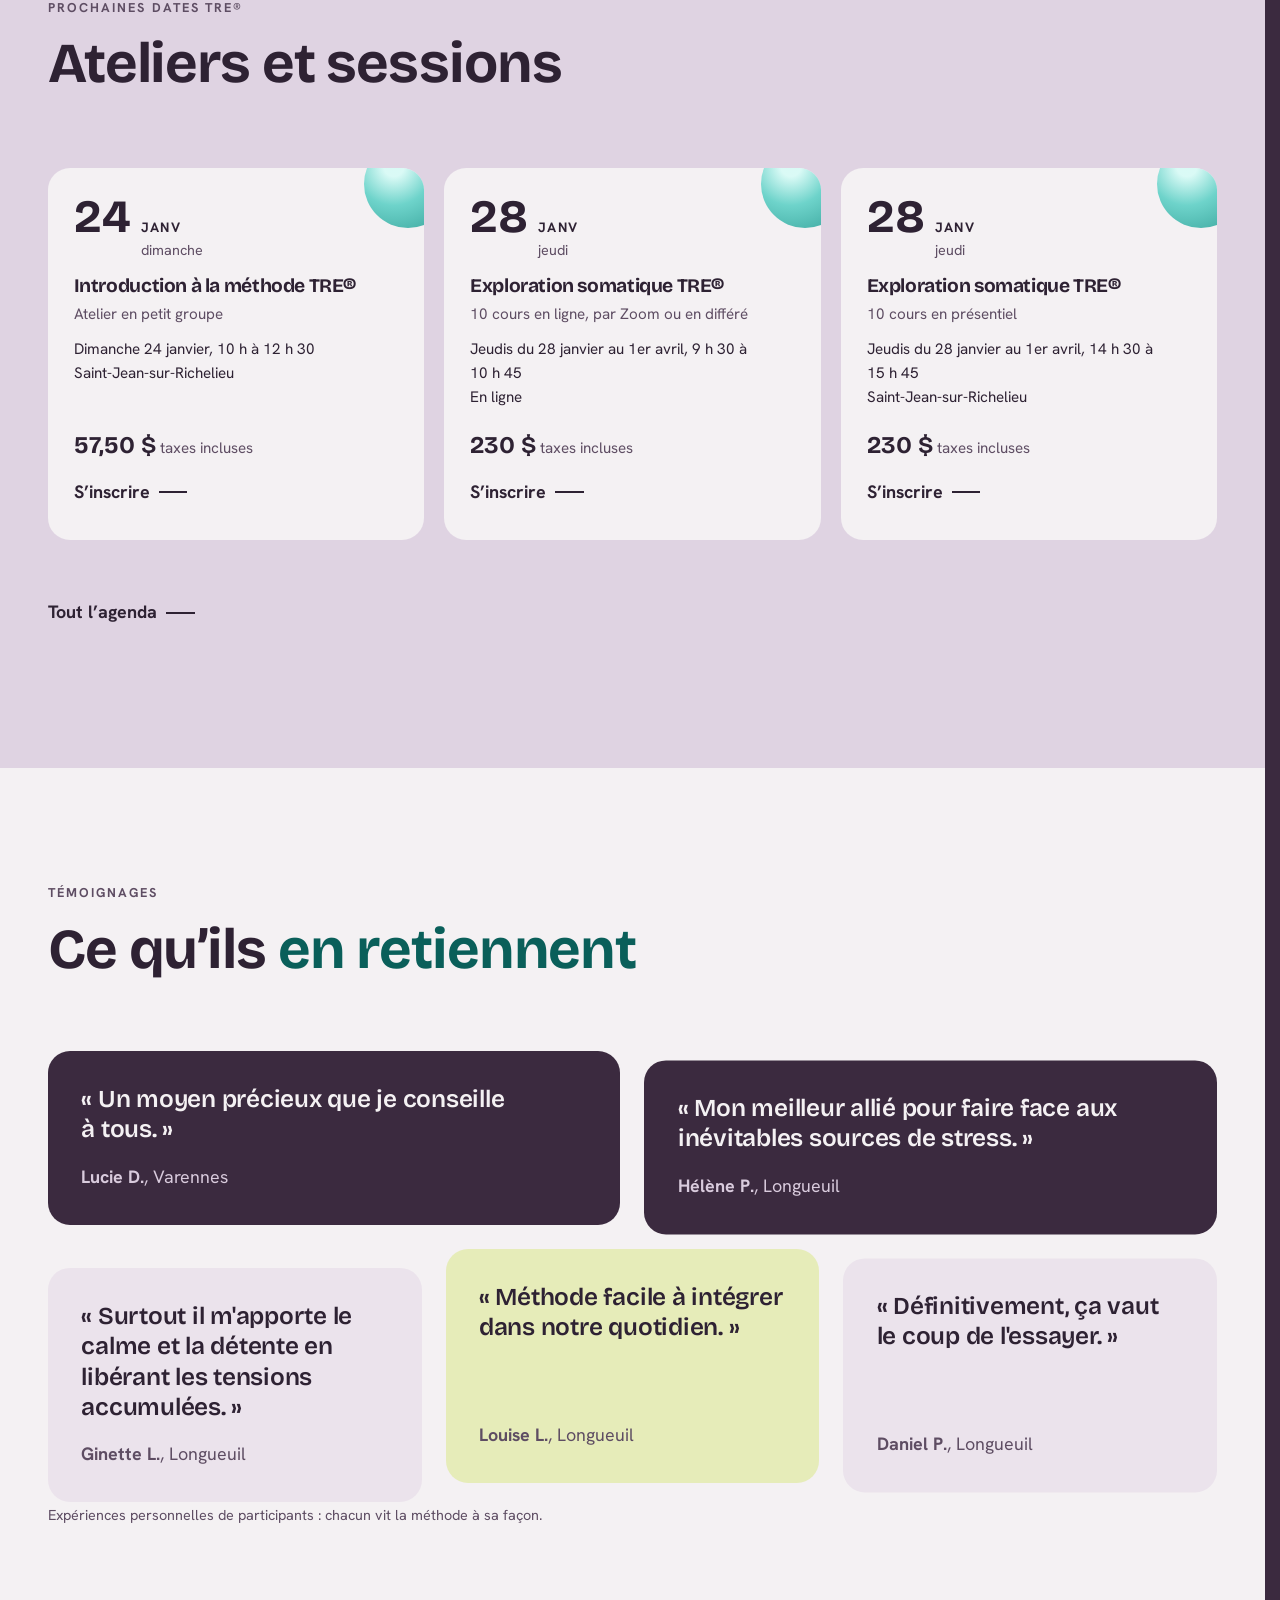
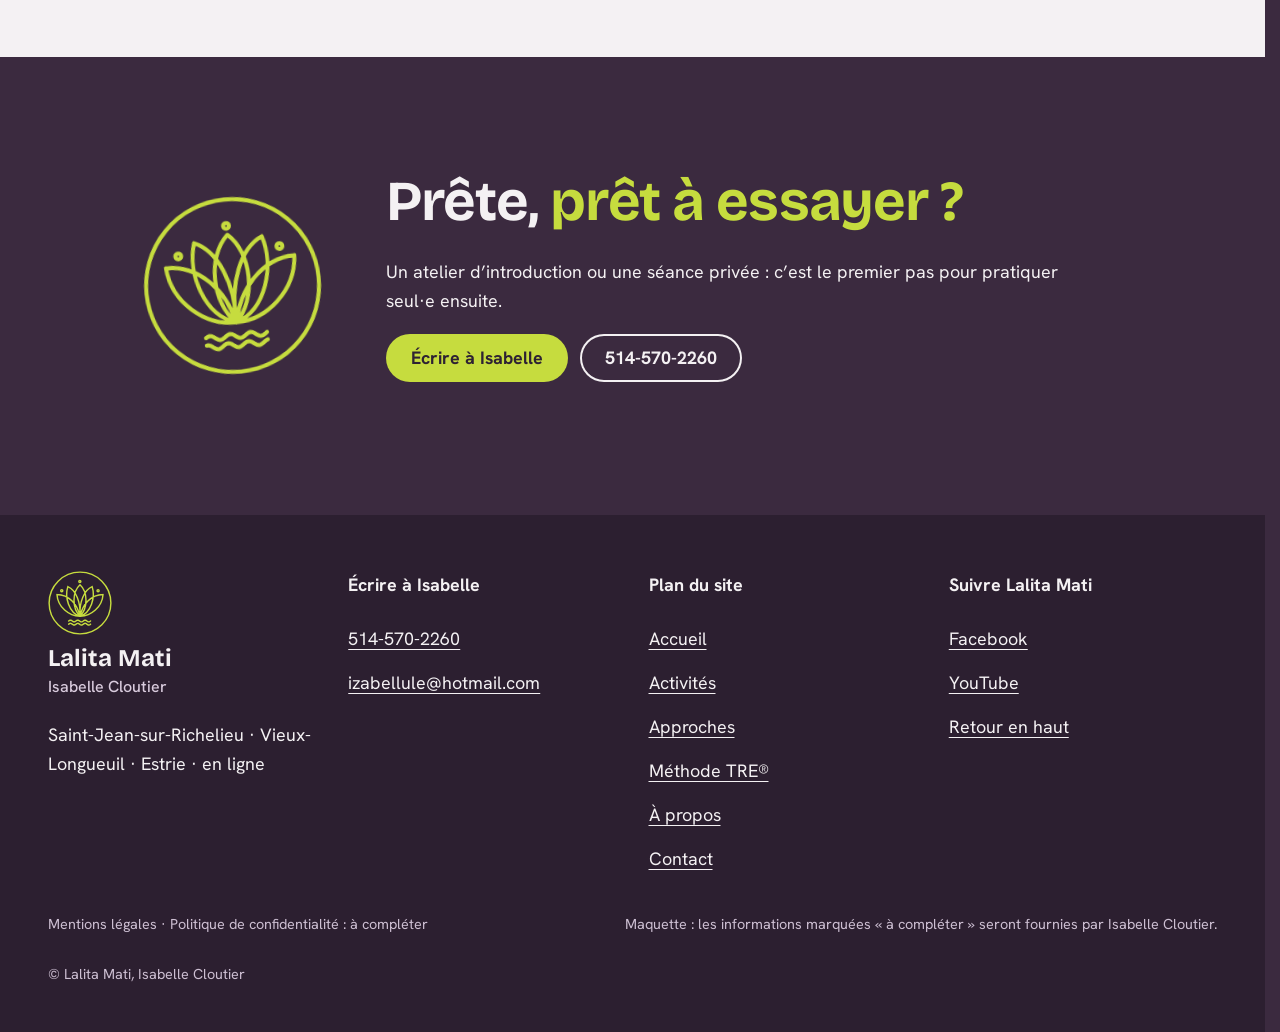
<file: methode-tre.html>
<!doctype html>
<html lang="fr-CA" data-v="1">
<head>
<meta charset="utf-8">
<meta name="viewport" content="width=device-width, initial-scale=1, viewport-fit=cover">
<title>Méthode TRE® avec Isabelle Cloutier · Lalita Mati</title>
<meta name="description" content="Sept exercices pour relâcher les tensions liées au stress : ateliers d’introduction, séances privées et exploration somatique en groupe ou par Zoom.">
<meta name="robots" content="noindex, nofollow">
<link rel="canonical" href="https://yogalalitamati-maquette.vercel.app/methode-tre">
<style>:root{--fond:#F4F1F3;--texte:#2E2233;--voile-fond:#3B2A3F;--ouverture-fond:#3B2A3F}:root { --entete-h: 72px; --barres-h: 0px; } html { background: var(--fond); color: var(--texte); scrollbar-gutter: stable; } body { margin: 0; background: var(--fond); } html.js:not(.secours):not([data-arrivee="retour"]) [data-anime] { opacity: 0; } html.js:not(.secours):not([data-arrivee="retour"]) [data-anime].vu { opacity: 1; } [data-voile] { position: fixed; inset: 0; z-index: 900; background: var(--voile-fond); transform: translateY(100%); visibility: hidden; pointer-events: none; } html[data-arrivee="voile"]:not(.voile-leve):not(.secours) [data-voile] { transform: none; visibility: visible; } html.secours [data-voile] { visibility: hidden !important; } .ouverture-panneau { position: fixed; inset: 0; z-index: 850; display: none; place-content: center; justify-items: center; background: var(--ouverture-fond, var(--voile-fond)); color: var(--fond); text-align: center; } html.js[data-arrivee="intro"]:not(.secours):not(.intro-finie) .ouverture-panneau { display: grid; } html.defilement-bloque, html.defilement-bloque body, html.js[data-arrivee="intro"]:not(.secours):not(.intro-finie), html.js[data-arrivee="intro"]:not(.secours):not(.intro-finie) body, html[data-arrivee="voile"]:not(.voile-leve):not(.secours), html[data-arrivee="voile"]:not(.voile-leve):not(.secours) body { overflow: hidden; } html.js[data-arrivee="intro"]:not(.secours):not(.intro-finie) { background-color: var(--ouverture-fond, var(--voile-fond)); } html[data-arrivee="voile"]:not(.voile-leve):not(.secours) { background-color: var(--voile-fond); }</style>
<script>(function () {
var d = document.documentElement, ss = null, ls = null;
try { ss = window.sessionStorage; ls = window.localStorage; } catch (e) {}
d.classList.add('js');
var nav = performance.getEntriesByType ? performance.getEntriesByType('navigation')[0] : null;
var type = nav ? nav.type : 'navigate';
var depart = null;
try { depart = JSON.parse(ss.getItem('socle:depart') || 'null'); ss.removeItem('socle:depart'); } catch (e) {}
if (depart && !(Date.now() - depart.t < 15000)) depart = null;
var mode = type === 'back_forward' ? 'retour' : type === 'reload' ? 'intro' : depart ? 'voile' : 'intro';
d.setAttribute('data-arrivee', mode);
if (mode === 'voile' && depart.couleur) d.style.setProperty('--voile-fond', depart.couleur);
if (type === 'reload' && 'scrollRestoration' in history) {
history.scrollRestoration = 'manual';
}
try {
var choisie = ls && ls.getItem('socle:langue');
var langue = (d.lang || '').slice(0, 2);
if (choisie && choisie !== langue && type === 'navigate' && !depart) {
var alt = document.querySelector('link[rel="alternate"][hreflang="' + choisie + '"]');
if (alt) location.replace(new URL(alt.href).pathname + location.search + location.hash);
}
} catch (e) {}
setTimeout(function () { if (!d.classList.contains('demarre')) d.classList.add('secours'); }, 2000);
})();</script>
<link rel="preload" href="/assets/polices/bricolage-grotesque.woff2" as="font" type="font/woff2" crossorigin>
<link rel="preload" href="/assets/polices/hanken-grotesk.woff2" as="font" type="font/woff2" crossorigin>
<link rel="stylesheet" href="/assets/css/socle.css?v=1">
<link rel="stylesheet" href="/assets/css/site.css?v=1">
<link rel="modulepreload" href="/assets/js/site.js?v=1">
<link rel="modulepreload" href="/assets/js/socle/index.js?v=1">
<script src="/assets/vendor/gsap.min.js" defer></script>
<script src="/assets/vendor/ScrollTrigger.min.js" defer></script>
<script src="/assets/vendor/SplitText.min.js" defer></script>
<script type="module" src="/assets/js/site.js?v=1"></script>
<meta name="theme-color" content="#F4F1F3">
<link rel="icon" href="/assets/images/favicon.svg" type="image/svg+xml">
<link rel="apple-touch-icon" href="/assets/images/apple-touch-icon.png">
<meta property="og:type" content="website">
<meta property="og:site_name" content="Lalita Mati">
<meta property="og:locale" content="fr_CA">
<meta property="og:title" content="Méthode TRE® avec Isabelle Cloutier · Lalita Mati">
<meta property="og:description" content="Sept exercices pour relâcher les tensions liées au stress : ateliers d’introduction, séances privées et exploration somatique en groupe ou par Zoom.">
<meta property="og:url" content="https://yogalalitamati-maquette.vercel.app/methode-tre">
<meta property="og:image" content="https://yogalalitamati-maquette.vercel.app/assets/partage/methode-tre-fr.jpg">
<meta property="og:image:width" content="1200">
<meta property="og:image:height" content="630">
<meta property="og:image:alt" content="La méthode TRE® avec Isabelle Cloutier">
<meta name="twitter:card" content="summary_large_image">
<script type="application/ld+json">{"@context":"https://schema.org","@type":"LocalBusiness","name":"Lalita Mati, Isabelle Cloutier","description":"Yoga somatique, yoga doux thérapeutique, méthode TRE®, automassage avec balles et pleine conscience, en séances privées, cours, ateliers et en ligne.","telephone":"+1-514-570-2260","email":"izabellule@hotmail.com","address":{"@type":"PostalAddress","streetAddress":"291, rue Richelieu","addressLocality":"Saint-Jean-sur-Richelieu","addressRegion":"QC","addressCountry":"CA"},"areaServed":["Saint-Jean-sur-Richelieu","Longueuil","Estrie"],"founder":{"@type":"Person","name":"Isabelle Cloutier","jobTitle":"Enseignante en yoga et yoga thérapeutique, praticienne de la méthode TRE®"},"sameAs":["https://www.facebook.com/yogalalitamati/","https://www.youtube.com/channel/UChI_zy8Xa_uAhh0LkR26-WQ/featured"]}</script>
</head>
<body id="haut">
<div data-voile data-forme="vague" aria-hidden="true"><svg class="voile-vague voile-vague--haut" viewBox="0 0 1440 120" preserveAspectRatio="none" aria-hidden="true"><path d="M0 120 C 240 20 480 20 720 70 S 1200 130 1440 40 V 120 H 0 Z"/></svg><svg class="voile-vague voile-vague--bas" viewBox="0 0 1440 120" preserveAspectRatio="none" aria-hidden="true"><path d="M0 0 C 240 100 480 100 720 50 S 1200 -10 1440 80 V 0 H 0 Z"/></svg><div class="voile-contenu"><svg class="lotus voile-lotus" viewBox="0 0 800 800" aria-hidden="true" focusable="false">
  <circle class="lotus-cercle" cx="400" cy="400" r="386" fill="none" stroke="currentColor" stroke-width="26" pathLength="1"/>
  <g fill="none" stroke="currentColor" stroke-width="26" stroke-linecap="round" stroke-linejoin="round">
    <path class="lotus-petales" d="M400 565 C 300 470 300 262 400 172 C 500 262 500 470 400 565 M248 195 C 205 330 262 522 400 565 M248 195 C 345 235 412 385 400 565 M552 195 C 595 330 538 522 400 565 M552 195 C 455 235 388 385 400 565 M112 293 C 122 450 262 567 400 565 M112 293 C 262 293 372 425 396 560 M688 293 C 678 450 538 567 400 565 M688 293 C 538 293 428 425 404 560" pathLength="1"/>
    <path class="lotus-vague lotus-vague--1" d="M258 625.0 L265 620.0 L272 616.1 L279 614.1 L285 614.5 L292 617.2 L299 621.6 L306 626.7 L313 631.5 L320 634.8 L327 636.0 L333 634.8 L340 631.5 L347 626.7 L354 621.6 L361 617.2 L368 614.5 L374 614.1 L381 616.1 L388 620.0 L395 625.0 L402 630.0 L409 633.9 L416 635.9 L422 635.5 L429 632.8 L436 628.4 L443 623.3 L450 618.5 L457 615.2 L464 614.0 L470 615.2 L477 618.5 L484 623.3 L491 628.4 L498 632.8 L505 635.5 L511 635.9 L518 633.9 L525 630.0 L532 625.0"/>
    <path class="lotus-vague lotus-vague--2" d="M258 665.0 L265 660.0 L272 656.1 L279 654.1 L285 654.5 L292 657.2 L299 661.6 L306 666.7 L313 671.5 L320 674.8 L327 676.0 L333 674.8 L340 671.5 L347 666.7 L354 661.6 L361 657.2 L368 654.5 L374 654.1 L381 656.1 L388 660.0 L395 665.0 L402 670.0 L409 673.9 L416 675.9 L422 675.5 L429 672.8 L436 668.4 L443 663.3 L450 658.5 L457 655.2 L464 654.0 L470 655.2 L477 658.5 L484 663.3 L491 668.4 L498 672.8 L505 675.5 L511 675.9 L518 673.9 L525 670.0 L532 665.0"/>
    <circle class="lotus-point" cx="398" cy="132" r="13"/><circle class="lotus-point" cx="172" cy="246" r="13"/><circle class="lotus-point" cx="626" cy="246" r="13"/>
  </g>
</svg><span data-voile-libelle>Méthode TRE®</span></div></div>
<div class="ouverture-panneau" data-ouverture aria-hidden="true">
  <div class="ouverture-objet" data-ouverture-objet><svg class="lotus ouverture-lotus" viewBox="0 0 800 800" aria-hidden="true" focusable="false">
  <circle class="lotus-cercle" cx="400" cy="400" r="386" fill="none" stroke="currentColor" stroke-width="16" pathLength="1"/>
  <g fill="none" stroke="currentColor" stroke-width="16" stroke-linecap="round" stroke-linejoin="round">
    <path class="lotus-petales" d="M400 565 C 300 470 300 262 400 172 C 500 262 500 470 400 565 M248 195 C 205 330 262 522 400 565 M248 195 C 345 235 412 385 400 565 M552 195 C 595 330 538 522 400 565 M552 195 C 455 235 388 385 400 565 M112 293 C 122 450 262 567 400 565 M112 293 C 262 293 372 425 396 560 M688 293 C 678 450 538 567 400 565 M688 293 C 538 293 428 425 404 560" pathLength="1"/>
    <path class="lotus-vague lotus-vague--1" d="M258 625.0 L265 620.0 L272 616.1 L279 614.1 L285 614.5 L292 617.2 L299 621.6 L306 626.7 L313 631.5 L320 634.8 L327 636.0 L333 634.8 L340 631.5 L347 626.7 L354 621.6 L361 617.2 L368 614.5 L374 614.1 L381 616.1 L388 620.0 L395 625.0 L402 630.0 L409 633.9 L416 635.9 L422 635.5 L429 632.8 L436 628.4 L443 623.3 L450 618.5 L457 615.2 L464 614.0 L470 615.2 L477 618.5 L484 623.3 L491 628.4 L498 632.8 L505 635.5 L511 635.9 L518 633.9 L525 630.0 L532 625.0"/>
    <path class="lotus-vague lotus-vague--2" d="M258 665.0 L265 660.0 L272 656.1 L279 654.1 L285 654.5 L292 657.2 L299 661.6 L306 666.7 L313 671.5 L320 674.8 L327 676.0 L333 674.8 L340 671.5 L347 666.7 L354 661.6 L361 657.2 L368 654.5 L374 654.1 L381 656.1 L388 660.0 L395 665.0 L402 670.0 L409 673.9 L416 675.9 L422 675.5 L429 672.8 L436 668.4 L443 663.3 L450 658.5 L457 655.2 L464 654.0 L470 655.2 L477 658.5 L484 663.3 L491 668.4 L498 672.8 L505 675.5 L511 675.9 L518 673.9 L525 670.0 L532 665.0"/>
    <circle class="lotus-point" cx="398" cy="132" r="13"/><circle class="lotus-point" cx="172" cy="246" r="13"/><circle class="lotus-point" cx="626" cy="246" r="13"/>
  </g>
</svg></div>
  <p class="ouverture-nom">Lalita Mati</p>
  <p class="ouverture-ligne">Yoga somatique · Méthode TRE®</p>
</div>
<a class="evitement" href="#contenu">Aller au contenu</a>
<header data-entete>
  <div class="entete-rangee">
    <a class="entete-logo" href="/" data-libelle="Accueil">
      <svg class="lotus entete-lotus" viewBox="0 0 800 800" aria-hidden="true" focusable="false">
  <circle class="lotus-cercle" cx="400" cy="400" r="386" fill="none" stroke="currentColor" stroke-width="30" pathLength="1"/>
  <g fill="none" stroke="currentColor" stroke-width="30" stroke-linecap="round" stroke-linejoin="round">
    <path class="lotus-petales" d="M400 565 C 300 470 300 262 400 172 C 500 262 500 470 400 565 M248 195 C 205 330 262 522 400 565 M248 195 C 345 235 412 385 400 565 M552 195 C 595 330 538 522 400 565 M552 195 C 455 235 388 385 400 565 M112 293 C 122 450 262 567 400 565 M112 293 C 262 293 372 425 396 560 M688 293 C 678 450 538 567 400 565 M688 293 C 538 293 428 425 404 560" pathLength="1"/>
    <path class="lotus-vague lotus-vague--1" d="M258 625.0 L265 620.0 L272 616.1 L279 614.1 L285 614.5 L292 617.2 L299 621.6 L306 626.7 L313 631.5 L320 634.8 L327 636.0 L333 634.8 L340 631.5 L347 626.7 L354 621.6 L361 617.2 L368 614.5 L374 614.1 L381 616.1 L388 620.0 L395 625.0 L402 630.0 L409 633.9 L416 635.9 L422 635.5 L429 632.8 L436 628.4 L443 623.3 L450 618.5 L457 615.2 L464 614.0 L470 615.2 L477 618.5 L484 623.3 L491 628.4 L498 632.8 L505 635.5 L511 635.9 L518 633.9 L525 630.0 L532 625.0"/>
    <path class="lotus-vague lotus-vague--2" d="M258 665.0 L265 660.0 L272 656.1 L279 654.1 L285 654.5 L292 657.2 L299 661.6 L306 666.7 L313 671.5 L320 674.8 L327 676.0 L333 674.8 L340 671.5 L347 666.7 L354 661.6 L361 657.2 L368 654.5 L374 654.1 L381 656.1 L388 660.0 L395 665.0 L402 670.0 L409 673.9 L416 675.9 L422 675.5 L429 672.8 L436 668.4 L443 663.3 L450 658.5 L457 655.2 L464 654.0 L470 655.2 L477 658.5 L484 663.3 L491 668.4 L498 672.8 L505 675.5 L511 675.9 L518 673.9 L525 670.0 L532 665.0"/>
    <circle class="lotus-point" cx="398" cy="132" r="13"/><circle class="lotus-point" cx="172" cy="246" r="13"/><circle class="lotus-point" cx="626" cy="246" r="13"/>
  </g>
</svg><span class="entete-nom"><span>Lalita Mati</span><small>Isabelle Cloutier</small></span>
    </a>
    <nav data-nav aria-label="Navigation principale">
      <ul><li><a href="/activites" data-libelle="Activités">Activités</a></li><li><a href="/approches" data-libelle="Approches">Approches</a></li><li><a href="/methode-tre" data-libelle="Méthode TRE®" aria-current="page">Méthode TRE®</a></li><li><a href="/a-propos" data-libelle="À propos">À propos</a></li><li><a href="/contact" data-libelle="Contact">Contact</a></li></ul>
    </nav>
    <div class="entete-actions">
      <a class="bouton" href="/activites" data-libelle="Activités">S’inscrire</a>
      <button type="button" data-menu-bouton aria-controls="menu" aria-expanded="false" data-libelle-ouvrir="Menu" data-libelle-fermer="Fermer"><span data-libelle-bouton>Menu</span></button>
      <a class="menu-sansjs" href="#menu" data-menu-lien>Menu</a>
    </div>
  </div>
</header>
<script>/* Avant le premier affichage : rangées de la navigation (même règle que ajusterNav dans assets/js/socle/entete.js)
   et hauteur réelle de l'en-tête, pour que rien ne saute quand le JavaScript du site prend la main. */
(function () {
  var h = document.documentElement, u = document.querySelector('[data-nav] ul'), e = document.querySelector('[data-entete]');
  if (u) {
    var deborde = function () { return u.scrollWidth > u.clientWidth + 1; }, c = deborde();
    if (c && window.matchMedia('(min-width: 900px)').matches) {
      h.classList.add('nav-deux-rangees'); c = deborde();
      if (c) { h.classList.add('nav-deux-lignes'); var a = u.querySelector('a'); c = !a || u.getBoundingClientRect().height > a.getBoundingClientRect().height * 2.5; }
      if (c) h.classList.remove('nav-deux-rangees', 'nav-deux-lignes');
    }
    if (c) h.classList.add('nav-compacte');
  }
  if (e) h.style.setProperty('--entete-h', Math.round(e.getBoundingClientRect().height) + 'px');
})();</script>
<span id="menu-ferme" aria-hidden="true"></span>
<div id="menu" data-menu role="dialog" aria-modal="true" aria-label="Menu">
  <p class="menu-sansjs-fermer"><a href="#menu-ferme">Fermer</a></p>
  <ul><li style="--i:0"><a href="/" class="menu-lien" data-libelle="Accueil">Accueil</a></li><li style="--i:1"><a href="/activites" class="menu-lien" data-libelle="Activités">Activités</a></li><li style="--i:2"><a href="/approches" class="menu-lien" data-libelle="Approches">Approches</a></li><li style="--i:3"><a href="/methode-tre" class="menu-lien" data-libelle="Méthode TRE®" aria-current="page">Méthode TRE®</a></li><li style="--i:4"><a href="/a-propos" class="menu-lien" data-libelle="À propos">À propos</a></li><li style="--i:5"><a href="/contact" class="menu-lien" data-libelle="Contact">Contact</a></li></ul>
  <p class="menu-actions"><a class="bouton" href="tel:+15145702260">Appeler 514-570-2260</a></p>
  <p class="menu-lieux">Saint-Jean-sur-Richelieu · Vieux-Longueuil · Estrie · en ligne</p>
</div>
<main id="contenu" tabindex="-1">
<section class="page-ouverture ouverture-chiffre theme-prune" id="debut">
  <div class="conteneur ouverture-chiffre-grille">
    <p class="grand-chiffre" aria-hidden="true" data-iris-centre><span data-effet="chiffre-sept">7</span></p>
    <div class="ouverture-chiffre-texte">
      <p class="surtitre" data-anime="gsap">Méthode TRE®</p>
      <h1 class="titre-xl ouverture-titre" data-anime="gsap">
        <span class="visuellement-cache">7 </span>
        <span class="masque-ligne"><span class="ouv-ligne">exercices,</span></span>
        <span class="masque-ligne"><span class="ouv-ligne">puis le corps</span></span>
        <span class="masque-ligne"><span class="ouv-ligne"><em>relâche</em></span></span>
      </h1>
      <p class="chapo masque-ecran-bas" data-anime="gsap">La méthode TRE® (Tension &amp; Trauma Release Exercises) réactive un mécanisme naturel du corps : des tremblements qui aident à relâcher les tensions liées au stress. Isabelle en est praticienne.</p>
      <p class="ouverture-actions" data-anime="gsap">
        <a class="bouton bouton--lime" href="#dates" data-action-principale data-sans-transition>Voir les ateliers</a>
        <span class="info-cle" data-info-cle><span class="pastille-vivante" aria-hidden="true"></span><span>Prochain rendez-vous : <strong>Introduction à la méthode TRE®</strong>, dim 24 janv</span></span>
      </p>
    </div>
    <div class="ouverture-chiffre-image">
      <figure class="media chiffre-media" data-grok data-fx="zoom" style="--cadrage:50% 50%">
  <picture><source media="(max-width: 760px) and (orientation: portrait)" srcset="/assets/images/grok/tre-ouverture-mobile-640.webp 640w, /assets/images/grok/tre-ouverture-mobile-1080.webp 1080w" sizes="(max-width: 760px) 60vw, 22vw">
    <img src="/assets/images/grok/tre-ouverture-1280.webp" srcset="/assets/images/grok/tre-ouverture-640.webp 640w, /assets/images/grok/tre-ouverture-1280.webp 1280w, /assets/images/grok/tre-ouverture-1920.webp 1920w" sizes="(max-width: 760px) 60vw, 22vw" alt="Des ondes qui s’élargissent doucement sur une eau calme, à l’aube" width="1280" height="1600" fetchpriority="high" loading="eager" decoding="async">
  </picture><figcaption class="mention-ia">Illustration générée</figcaption>
</figure>
    </div>
  </div>
</section>
<section class="section tre-quoi" id="quoi">
  <div class="conteneur deux-colonnes">
    <div>
      <p class="surtitre">Ce que c’est</p>
      <h2 class="titre-l" data-anime="lignes">Un mécanisme <em>naturel</em></h2>
      <p>Les exercices de TRE® réactivent un mécanisme autonome du corps : des tremblements et des vibrations, appelés neurogènes.</p>
      <p>Selon la méthode, ces tremblements aident à relâcher les tensions des muscles et des fascias, et à interrompre la boucle du stress. On les pratique dans un cadre sécuritaire : guidé au début, puis seul·e à la maison.</p>
      <p class="petit">Ces approches visent le bien-être. Elles ne remplacent pas un suivi médical ou psychologique : en cas de doute, parlez-en à votre médecin.</p>
    </div>
    <figure class="ondes" data-visuel>
      <svg class="vagues-tre vagues-tre--clair" viewBox="0 0 600 420" aria-hidden="true" data-effet="vagues-tre">
        <path class="vt vt-1" d="M20 150 L580 150"/><path class="vt vt-2" d="M20 210 L580 210"/><path class="vt vt-3" d="M20 270 L580 270"/>
      </svg>
      <p class="vagues-etat" aria-hidden="true"><span data-etat="tension">tension</span><span data-etat="tremblement">tremblements</span><span data-etat="calme">calme</span></p>
      <figcaption>Faites défiler : la tension, les tremblements, puis le calme.</figcaption>
    </figure>
  </div>
</section>
<section class="section fondateur theme-lilas" id="fondateur">
  <div class="conteneur fondateur-grille">
    <figure class="media fondateur-media" data-anime="rideau" style="--cadrage:50% 50%;aspect-ratio:1 / 1">
  <picture>
    <img src="/assets/images/berceli-640.webp" srcset="/assets/images/berceli-640.webp 640w" sizes="200px" alt="Dr David Berceli" width="640" height="640" loading="lazy" decoding="async">
  </picture>
</figure>
    <div>
      <p class="surtitre">Le fondateur</p>
      <h2 class="titre-m" data-anime="lignes">Le Dr David Berceli</h2>
      <p>Thérapeute, travailleur social et spécialiste du trauma, il a créé la méthode après avoir travaillé auprès de communautés touchées par des traumatismes collectifs. Des programmes TRE® existent aujourd’hui pour les militaires, les vétérans et les premiers répondants.</p>
    </div>
  </div>
</section>
<section class="section tre-formats" id="formats">
  <div class="conteneur section-tete">
    <p class="surtitre">Comment l’apprendre</p>
    <h2 class="titre-l" data-anime="lignes">Quatre façons <em>de commencer</em></h2>
  </div>
  <div class="conteneur tre-formats-grille">
    <figure class="media tre-formats-media" data-fx="parallaxe" style="--cadrage:50% 50%">
  <picture>
    <img src="/assets/images/tre-position-1168.webp" srcset="/assets/images/tre-position-1024.webp 1024w, /assets/images/tre-position-1168.webp 1168w" sizes="(max-width: 760px) 92vw, 30vw" alt="Allongée, genoux pliés, une personne pratique un exercice de TRE" width="1168" height="1460" loading="lazy" decoding="async">
  </picture>
</figure>
    <ol class="formats-liste" data-anime="cascade">
      <li><strong>Séance privée</strong><span>Seul·e, en duo ou en famille, à la Clinique ATMA (Vieux-Longueuil) ou à Saint-Jean-sur-Richelieu.</span><a href="/contact?objet=prive#formulaire" class="lien-fleche" data-libelle="Contact">Demander une séance</a></li>
      <li><strong>Atelier d’introduction</strong><span>2 h 30 en petit groupe pour comprendre et expérimenter les sept exercices.</span><a class="lien-fleche" href="#dates" data-sans-transition>Voir les dates</a></li>
      <li><strong>Exploration somatique</strong><span>8 ou 10 cours pour approfondir, en présentiel ou par Zoom, une fois initié.</span><a href="/activites" class="lien-fleche" data-libelle="Activités">Voir les dates</a></li>
      <li><strong>Entreprises et organismes</strong><span>Des ateliers sur demande pour votre équipe ou vos membres.</span><a href="/contact?objet=entreprise#formulaire" class="lien-fleche" data-libelle="Contact">Écrire à Isabelle</a></li>
    </ol>
  </div>
</section>
<section class="section dates dates--tre theme-lilas" id="dates">
  <div class="conteneur dates-tete">
    <div>
      <p class="surtitre">Prochaines dates TRE®</p>
      <h2 class="titre-l" data-anime="lignes">Ateliers et sessions</h2>
    </div>
  </div>
  <ol class="conteneur dates-grille dates-grille--3" data-anime="cascade">
    <li class="date-carte date-carte--tre" data-date data-debut="2027-01-24T10:00" data-fin="2027-01-24T12:30" data-resume="Introduction à la méthode TRE®, dim 24 janv, Saint-Jean-sur-Richelieu">
  <p class="date-quand" aria-hidden="true"><span class="date-num">24</span><span class="date-mois">janv</span><span class="date-jour">dimanche</span></p>
  <h3 class="date-titre">Introduction à la méthode TRE®</h3>
  <p class="date-sous">Atelier en petit groupe</p>
  <p class="date-infos">Dimanche 24 janvier, 10 h à 12 h 30<br>Saint-Jean-sur-Richelieu</p>
  <p class="date-prix" data-prix><strong>57,50 $</strong> <span>taxes incluses</span></p>
  <a href="/contact?objet=activite&amp;activite=intro-tre-hiver#formulaire" class="lien-fleche" data-libelle="Contact" aria-label="S’inscrire : Introduction à la méthode TRE®, dim 24 janv">S’inscrire</a>
</li><li class="date-carte date-carte--tre" data-date data-debut="2027-01-28T09:30" data-fin="2027-04-01T10:45" data-resume="Exploration somatique TRE®, jeu 28 janv, En ligne">
  <p class="date-quand" aria-hidden="true"><span class="date-num">28</span><span class="date-mois">janv</span><span class="date-jour">jeudi</span></p>
  <h3 class="date-titre">Exploration somatique TRE®</h3>
  <p class="date-sous">10 cours en ligne, par Zoom ou en différé</p>
  <p class="date-infos">Jeudis du 28 janvier au 1er avril, 9 h 30 à 10 h 45<br>En ligne</p>
  <p class="date-prix" data-prix><strong>230 $</strong> <span>taxes incluses</span></p>
  <a href="/contact?objet=activite&amp;activite=tre-hiver-ligne#formulaire" class="lien-fleche" data-libelle="Contact" aria-label="S’inscrire : Exploration somatique TRE®, jeu 28 janv">S’inscrire</a>
</li><li class="date-carte date-carte--tre" data-date data-debut="2027-01-28T14:30" data-fin="2027-04-01T15:45" data-resume="Exploration somatique TRE®, jeu 28 janv, Saint-Jean-sur-Richelieu">
  <p class="date-quand" aria-hidden="true"><span class="date-num">28</span><span class="date-mois">janv</span><span class="date-jour">jeudi</span></p>
  <h3 class="date-titre">Exploration somatique TRE®</h3>
  <p class="date-sous">10 cours en présentiel</p>
  <p class="date-infos">Jeudis du 28 janvier au 1er avril, 14 h 30 à 15 h 45<br>Saint-Jean-sur-Richelieu</p>
  <p class="date-prix" data-prix><strong>230 $</strong> <span>taxes incluses</span></p>
  <a href="/contact?objet=activite&amp;activite=tre-hiver-presentiel#formulaire" class="lien-fleche" data-libelle="Contact" aria-label="S’inscrire : Exploration somatique TRE®, jeu 28 janv">S’inscrire</a>
</li><li class="date-carte date-carte--tre" data-date data-debut="2027-04-02T19:00" data-fin="2027-04-02T21:30" data-resume="Introduction à la méthode TRE®, ven 2 avr, Saint-Jean-sur-Richelieu" hidden>
  <p class="date-quand" aria-hidden="true"><span class="date-num">2</span><span class="date-mois">avr</span><span class="date-jour">vendredi</span></p>
  <h3 class="date-titre">Introduction à la méthode TRE®</h3>
  <p class="date-sous">Atelier en petit groupe</p>
  <p class="date-infos">Vendredi 2 avril, 19 h à 21 h 30<br>Saint-Jean-sur-Richelieu</p>
  <p class="date-prix" data-prix><strong>57,50 $</strong> <span>taxes incluses</span></p>
  <a href="/contact?objet=activite&amp;activite=intro-tre-printemps#formulaire" class="lien-fleche" data-libelle="Contact" aria-label="S’inscrire : Introduction à la méthode TRE®, ven 2 avr">S’inscrire</a>
</li><li class="date-carte date-carte--tre" data-date data-debut="2027-04-22T09:30" data-fin="2027-06-10T10:45" data-resume="Exploration somatique TRE®, jeu 22 avr, En ligne" hidden>
  <p class="date-quand" aria-hidden="true"><span class="date-num">22</span><span class="date-mois">avr</span><span class="date-jour">jeudi</span></p>
  <h3 class="date-titre">Exploration somatique TRE®</h3>
  <p class="date-sous">8 cours en ligne, par Zoom ou en différé</p>
  <p class="date-infos">Jeudis du 22 avril au 10 juin, 9 h 30 à 10 h 45<br>En ligne</p>
  <p class="date-prix" data-prix><strong>184 $</strong> <span>taxes incluses</span></p>
  <a href="/contact?objet=activite&amp;activite=tre-printemps-ligne#formulaire" class="lien-fleche" data-libelle="Contact" aria-label="S’inscrire : Exploration somatique TRE®, jeu 22 avr">S’inscrire</a>
</li><li class="date-carte date-carte--tre" data-date data-debut="2027-04-22T14:30" data-fin="2027-06-10T15:45" data-resume="Exploration somatique TRE®, jeu 22 avr, Saint-Jean-sur-Richelieu" hidden>
  <p class="date-quand" aria-hidden="true"><span class="date-num">22</span><span class="date-mois">avr</span><span class="date-jour">jeudi</span></p>
  <h3 class="date-titre">Exploration somatique TRE®</h3>
  <p class="date-sous">8 cours en présentiel</p>
  <p class="date-infos">Jeudis du 22 avril au 10 juin, 14 h 30 à 15 h 45<br>Saint-Jean-sur-Richelieu</p>
  <p class="date-prix" data-prix><strong>184 $</strong> <span>taxes incluses</span></p>
  <a href="/contact?objet=activite&amp;activite=tre-printemps-presentiel#formulaire" class="lien-fleche" data-libelle="Contact" aria-label="S’inscrire : Exploration somatique TRE®, jeu 22 avr">S’inscrire</a>
</li>
  </ol>
  <p class="conteneur lien-suite"><a href="/activites" class="lien-fleche" data-libelle="Activités">Tout l’agenda</a></p>
</section>
<section class="section temoignages temoignages--tous" id="temoignages">
  <div class="conteneur section-tete">
    <p class="surtitre">Témoignages</p>
    <h2 class="titre-l" data-anime="lignes">Ce qu’ils <em>en retiennent</em></h2>
  </div>
  <ul class="conteneur temoignages-mur">
    <li class="temoignage temoignage--0" style="--i:0" data-effet="temoignages-vague"><blockquote><p>« Un moyen précieux que je conseille à tous. »</p></blockquote><p class="temoignage-qui"><strong>Lucie D.</strong>, Varennes</p></li><li class="temoignage temoignage--1" style="--i:1" data-effet="temoignages-vague"><blockquote><p>« Mon meilleur allié pour faire face aux inévitables sources de stress. »</p></blockquote><p class="temoignage-qui"><strong>Hélène P.</strong>, Longueuil</p></li><li class="temoignage temoignage--2" style="--i:2" data-effet="temoignages-vague"><blockquote><p>« Surtout il m&#39;apporte le calme et la détente en libérant les tensions accumulées. »</p></blockquote><p class="temoignage-qui"><strong>Ginette L.</strong>, Longueuil</p></li><li class="temoignage temoignage--3" style="--i:3" data-effet="temoignages-vague"><blockquote><p>« Méthode facile à intégrer dans notre quotidien. »</p></blockquote><p class="temoignage-qui"><strong>Louise L.</strong>, Longueuil</p></li><li class="temoignage temoignage--4" style="--i:4" data-effet="temoignages-vague"><blockquote><p>« Définitivement, ça vaut le coup de l&#39;essayer. »</p></blockquote><p class="temoignage-qui"><strong>Daniel P.</strong>, Longueuil</p></li>
  </ul>
  <p class="conteneur petit">Expériences personnelles de participants : chacun vit la méthode à sa façon.</p>
</section>
<section class="section fin fin--court theme-prune" id="fin">
  <div class="conteneur fin-court-grille">
    <div class="fin-lotus" data-effet="lotus-fin"><svg class="lotus lotus-vivant" viewBox="0 0 800 800" aria-hidden="true" focusable="false">
  <circle class="lotus-cercle" cx="400" cy="400" r="386" fill="none" stroke="currentColor" stroke-width="18" pathLength="1"/>
  <g fill="none" stroke="currentColor" stroke-width="18" stroke-linecap="round" stroke-linejoin="round">
    <path class="lotus-petales" d="M400 565 C 300 470 300 262 400 172 C 500 262 500 470 400 565 M248 195 C 205 330 262 522 400 565 M248 195 C 345 235 412 385 400 565 M552 195 C 595 330 538 522 400 565 M552 195 C 455 235 388 385 400 565 M112 293 C 122 450 262 567 400 565 M112 293 C 262 293 372 425 396 560 M688 293 C 678 450 538 567 400 565 M688 293 C 538 293 428 425 404 560" pathLength="1"/>
    <path class="lotus-vague lotus-vague--1" d="M258 625.0 L265 620.0 L272 616.1 L279 614.1 L285 614.5 L292 617.2 L299 621.6 L306 626.7 L313 631.5 L320 634.8 L327 636.0 L333 634.8 L340 631.5 L347 626.7 L354 621.6 L361 617.2 L368 614.5 L374 614.1 L381 616.1 L388 620.0 L395 625.0 L402 630.0 L409 633.9 L416 635.9 L422 635.5 L429 632.8 L436 628.4 L443 623.3 L450 618.5 L457 615.2 L464 614.0 L470 615.2 L477 618.5 L484 623.3 L491 628.4 L498 632.8 L505 635.5 L511 635.9 L518 633.9 L525 630.0 L532 625.0"/>
    <path class="lotus-vague lotus-vague--2" d="M258 665.0 L265 660.0 L272 656.1 L279 654.1 L285 654.5 L292 657.2 L299 661.6 L306 666.7 L313 671.5 L320 674.8 L327 676.0 L333 674.8 L340 671.5 L347 666.7 L354 661.6 L361 657.2 L368 654.5 L374 654.1 L381 656.1 L388 660.0 L395 665.0 L402 670.0 L409 673.9 L416 675.9 L422 675.5 L429 672.8 L436 668.4 L443 663.3 L450 658.5 L457 655.2 L464 654.0 L470 655.2 L477 658.5 L484 663.3 L491 668.4 L498 672.8 L505 675.5 L511 675.9 L518 673.9 L525 670.0 L532 665.0"/>
    <circle class="lotus-point" cx="398" cy="132" r="13"/><circle class="lotus-point" cx="172" cy="246" r="13"/><circle class="lotus-point" cx="626" cy="246" r="13"/>
  </g>
</svg></div>
    <div>
      <h2 class="titre-l" data-anime="lignes">Prête, <em>prêt à essayer ?</em></h2>
      <p>Un atelier d’introduction ou une séance privée : c’est le premier pas pour pratiquer seul·e ensuite.</p>
      <p class="fin-actions">
        <a href="/contact" class="bouton bouton--lime" data-libelle="Contact" data-survol="magnetique">Écrire à Isabelle</a>
        <a class="bouton bouton--contour" href="tel:+15145702260">514-570-2260</a>
      </p>
    </div>
  </div>
</section>
</main>
<footer class="pied" id="pied">
  <div class="conteneur pied-grille">
    <div class="pied-marque">
      <svg class="lotus pied-lotus" viewBox="0 0 800 800" aria-hidden="true" focusable="false">
  <circle class="lotus-cercle" cx="400" cy="400" r="386" fill="none" stroke="currentColor" stroke-width="18" pathLength="1"/>
  <g fill="none" stroke="currentColor" stroke-width="18" stroke-linecap="round" stroke-linejoin="round">
    <path class="lotus-petales" d="M400 565 C 300 470 300 262 400 172 C 500 262 500 470 400 565 M248 195 C 205 330 262 522 400 565 M248 195 C 345 235 412 385 400 565 M552 195 C 595 330 538 522 400 565 M552 195 C 455 235 388 385 400 565 M112 293 C 122 450 262 567 400 565 M112 293 C 262 293 372 425 396 560 M688 293 C 678 450 538 567 400 565 M688 293 C 538 293 428 425 404 560" pathLength="1"/>
    <path class="lotus-vague lotus-vague--1" d="M258 625.0 L265 620.0 L272 616.1 L279 614.1 L285 614.5 L292 617.2 L299 621.6 L306 626.7 L313 631.5 L320 634.8 L327 636.0 L333 634.8 L340 631.5 L347 626.7 L354 621.6 L361 617.2 L368 614.5 L374 614.1 L381 616.1 L388 620.0 L395 625.0 L402 630.0 L409 633.9 L416 635.9 L422 635.5 L429 632.8 L436 628.4 L443 623.3 L450 618.5 L457 615.2 L464 614.0 L470 615.2 L477 618.5 L484 623.3 L491 628.4 L498 632.8 L505 635.5 L511 635.9 L518 633.9 L525 630.0 L532 625.0"/>
    <path class="lotus-vague lotus-vague--2" d="M258 665.0 L265 660.0 L272 656.1 L279 654.1 L285 654.5 L292 657.2 L299 661.6 L306 666.7 L313 671.5 L320 674.8 L327 676.0 L333 674.8 L340 671.5 L347 666.7 L354 661.6 L361 657.2 L368 654.5 L374 654.1 L381 656.1 L388 660.0 L395 665.0 L402 670.0 L409 673.9 L416 675.9 L422 675.5 L429 672.8 L436 668.4 L443 663.3 L450 658.5 L457 655.2 L464 654.0 L470 655.2 L477 658.5 L484 663.3 L491 668.4 L498 672.8 L505 675.5 L511 675.9 L518 673.9 L525 670.0 L532 665.0"/>
    <circle class="lotus-point" cx="398" cy="132" r="13"/><circle class="lotus-point" cx="172" cy="246" r="13"/><circle class="lotus-point" cx="626" cy="246" r="13"/>
  </g>
</svg>
      <p class="pied-nom">Lalita Mati<br><span>Isabelle Cloutier</span></p>
      <p>Saint-Jean-sur-Richelieu · Vieux-Longueuil · Estrie · en ligne</p>
    </div>
    <div>
      <p><strong>Écrire à Isabelle</strong></p>
      <p><a href="tel:+15145702260">514-570-2260</a><br><a href="mailto:izabellule@hotmail.com">izabellule@hotmail.com</a></p>
    </div>
    <nav aria-label="Plan du site">
      <p><strong>Plan du site</strong></p>
      <ul><li><a href="/" data-libelle="Accueil">Accueil</a></li><li><a href="/activites" data-libelle="Activités">Activités</a></li><li><a href="/approches" data-libelle="Approches">Approches</a></li><li><a href="/methode-tre" data-libelle="Méthode TRE®" aria-current="page">Méthode TRE®</a></li><li><a href="/a-propos" data-libelle="À propos">À propos</a></li><li><a href="/contact" data-libelle="Contact">Contact</a></li></ul>
    </nav>
    <div>
      <p><strong>Suivre Lalita Mati</strong></p>
      <ul>
        <li><a href="https://www.facebook.com/yogalalitamati/" target="_blank" rel="noopener">Facebook<span class="visuellement-cache"> (s’ouvre dans un nouvel onglet)</span></a></li>
        <li><a href="https://www.youtube.com/channel/UChI_zy8Xa_uAhh0LkR26-WQ/featured" target="_blank" rel="noopener">YouTube<span class="visuellement-cache"> (s’ouvre dans un nouvel onglet)</span></a></li>
        <li><a href="#haut" data-sans-transition>Retour en haut</a></li>
      </ul>
    </div>
  </div>
  <div class="conteneur pied-bas"><p>Mentions légales · Politique de confidentialité : à compléter</p><p>Maquette : les informations marquées « à compléter » seront fournies par Isabelle Cloutier.</p><p>© Lalita Mati, Isabelle Cloutier</p></div>
</footer>
<div data-barre-fixe>
  <a class="bouton bouton--contour" href="tel:+15145702260">Appeler</a>
  <a class="bouton" href="/activites" data-libelle="Activités">S’inscrire</a>
</div>
</body>
</html>
</file>
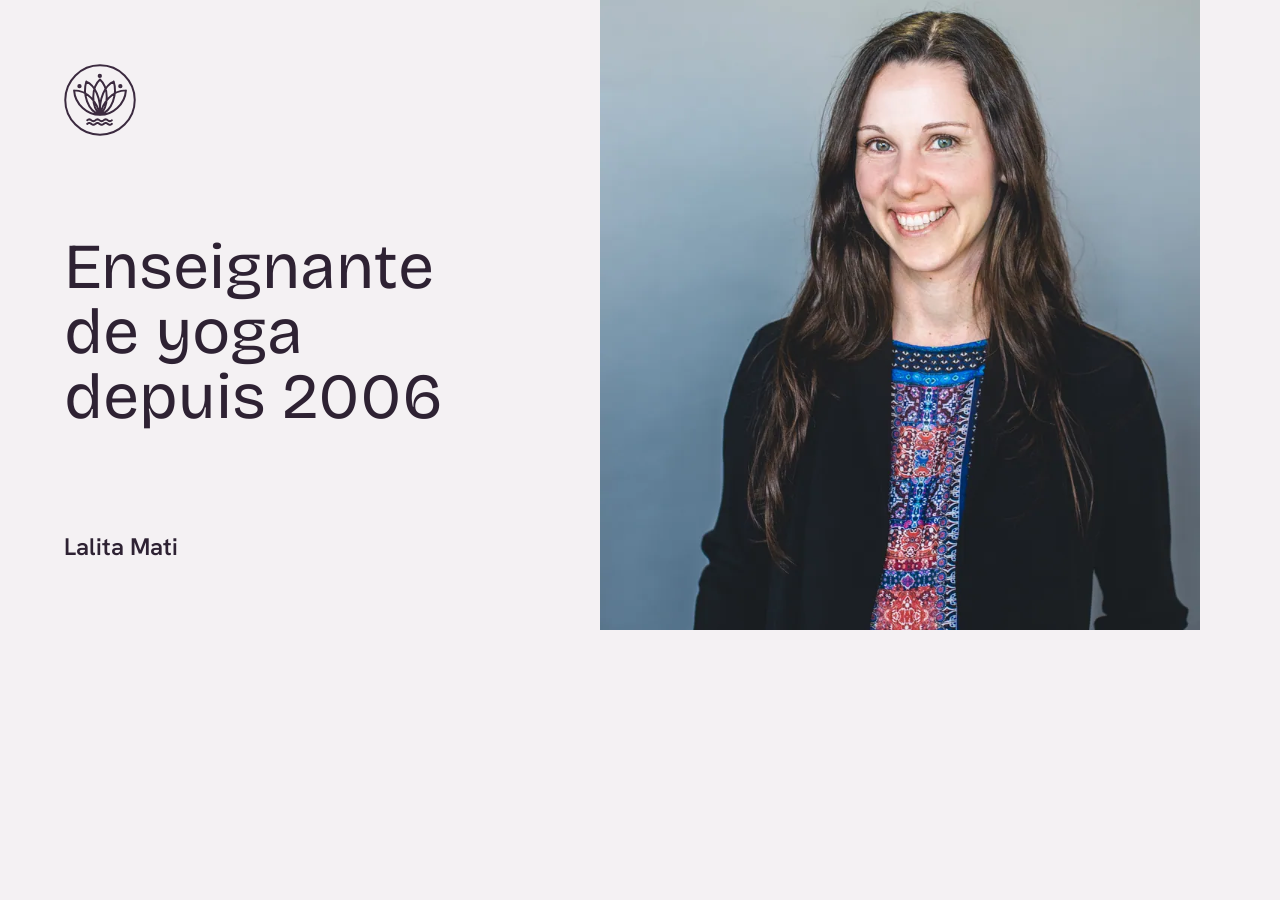
<file: _partage/a-propos-fr.html>
<!doctype html>
<html lang="fr"><head><meta charset="utf-8">
<link rel="stylesheet" href="/assets/css/socle.css"><link rel="stylesheet" href="/assets/css/site.css">
<style>:root{--fond:#F4F1F3;--texte:#2E2233}
html,body{margin:0;width:1200px;height:630px;overflow:hidden;background:var(--fond);color:var(--texte)}
.carte{display:grid;grid-template-columns:1fr 1fr;width:1200px;height:630px}
.carte-texte{display:flex;flex-direction:column;justify-content:space-between;padding:64px}
.carte-texte img{width:72px;height:72px}
.carte-titre{font-family:var(--police-titres);font-size:64px;line-height:1.02;margin:0;text-wrap:balance}
.carte-nom{font-size:24px;font-weight:600;margin:0}
.carte-image{background:center/cover no-repeat}</style>
</head><body>
<div class="carte">
  <div class="carte-texte">
    <img src="/assets/images/logo.svg" alt="">
    <p class="carte-titre">Enseignante de yoga depuis 2006</p>
    <p class="carte-nom">Lalita Mati</p>
  </div>
  <div class="carte-image" style="background-image:url('/assets/images/isabelle-portrait-800.webp')"></div>
</div>
</body></html>
</file>
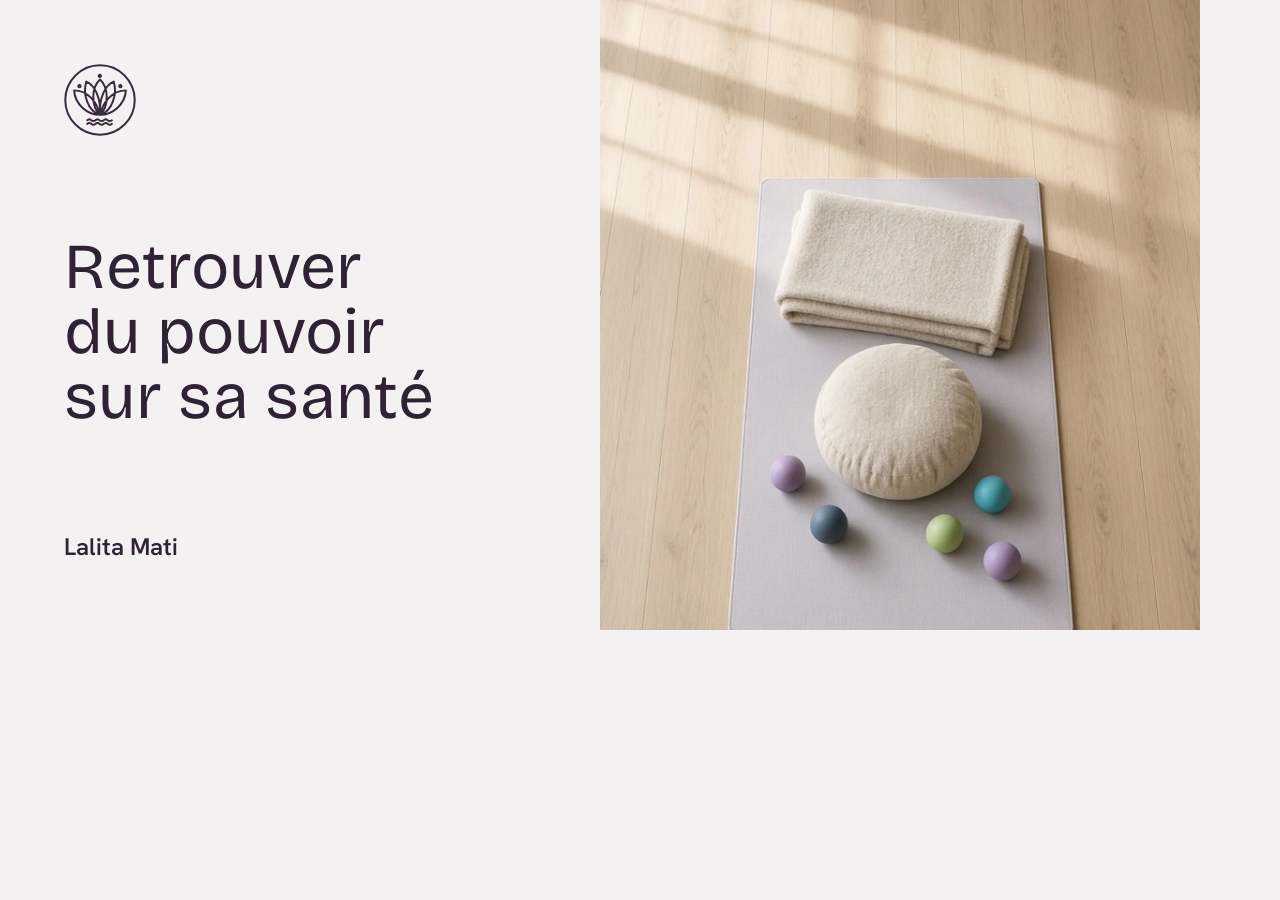
<file: _partage/accueil-fr.html>
<!doctype html>
<html lang="fr"><head><meta charset="utf-8">
<link rel="stylesheet" href="/assets/css/socle.css"><link rel="stylesheet" href="/assets/css/site.css">
<style>:root{--fond:#F4F1F3;--texte:#2E2233}
html,body{margin:0;width:1200px;height:630px;overflow:hidden;background:var(--fond);color:var(--texte)}
.carte{display:grid;grid-template-columns:1fr 1fr;width:1200px;height:630px}
.carte-texte{display:flex;flex-direction:column;justify-content:space-between;padding:64px}
.carte-texte img{width:72px;height:72px}
.carte-titre{font-family:var(--police-titres);font-size:64px;line-height:1.02;margin:0;text-wrap:balance}
.carte-nom{font-size:24px;font-weight:600;margin:0}
.carte-image{background:center/cover no-repeat}</style>
</head><body>
<div class="carte">
  <div class="carte-texte">
    <img src="/assets/images/logo.svg" alt="">
    <p class="carte-titre">Retrouver du pouvoir sur sa santé</p>
    <p class="carte-nom">Lalita Mati</p>
  </div>
  <div class="carte-image" style="background-image:url('/assets/images/grok/accueil-ouverture-1280.webp')"></div>
</div>
</body></html>
</file>
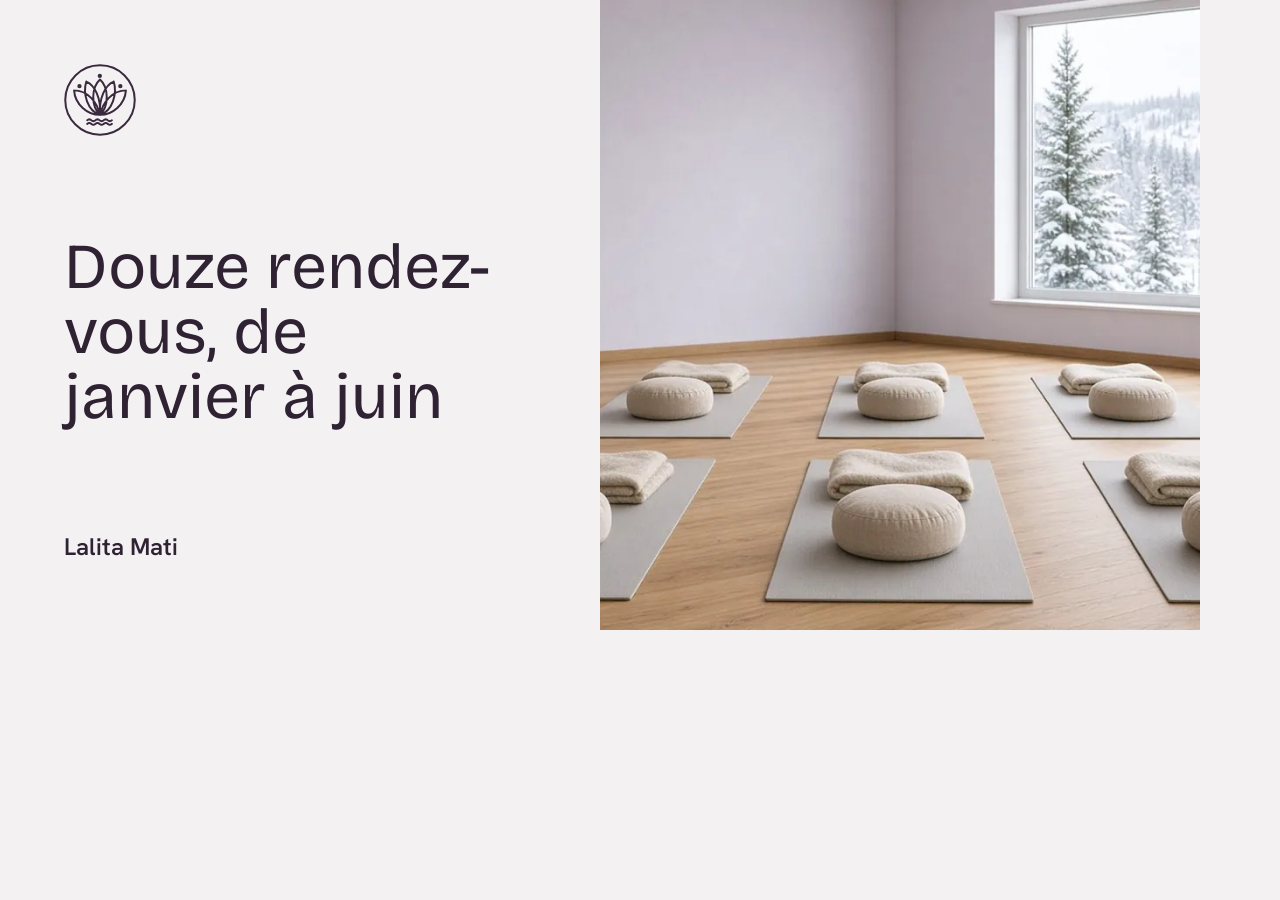
<file: _partage/activites-fr.html>
<!doctype html>
<html lang="fr"><head><meta charset="utf-8">
<link rel="stylesheet" href="/assets/css/socle.css"><link rel="stylesheet" href="/assets/css/site.css">
<style>:root{--fond:#F4F1F3;--texte:#2E2233}
html,body{margin:0;width:1200px;height:630px;overflow:hidden;background:var(--fond);color:var(--texte)}
.carte{display:grid;grid-template-columns:1fr 1fr;width:1200px;height:630px}
.carte-texte{display:flex;flex-direction:column;justify-content:space-between;padding:64px}
.carte-texte img{width:72px;height:72px}
.carte-titre{font-family:var(--police-titres);font-size:64px;line-height:1.02;margin:0;text-wrap:balance}
.carte-nom{font-size:24px;font-weight:600;margin:0}
.carte-image{background:center/cover no-repeat}</style>
</head><body>
<div class="carte">
  <div class="carte-texte">
    <img src="/assets/images/logo.svg" alt="">
    <p class="carte-titre">Douze rendez-vous, de janvier à juin</p>
    <p class="carte-nom">Lalita Mati</p>
  </div>
  <div class="carte-image" style="background-image:url('/assets/images/grok/activites-ouverture-1280.webp')"></div>
</div>
</body></html>
</file>
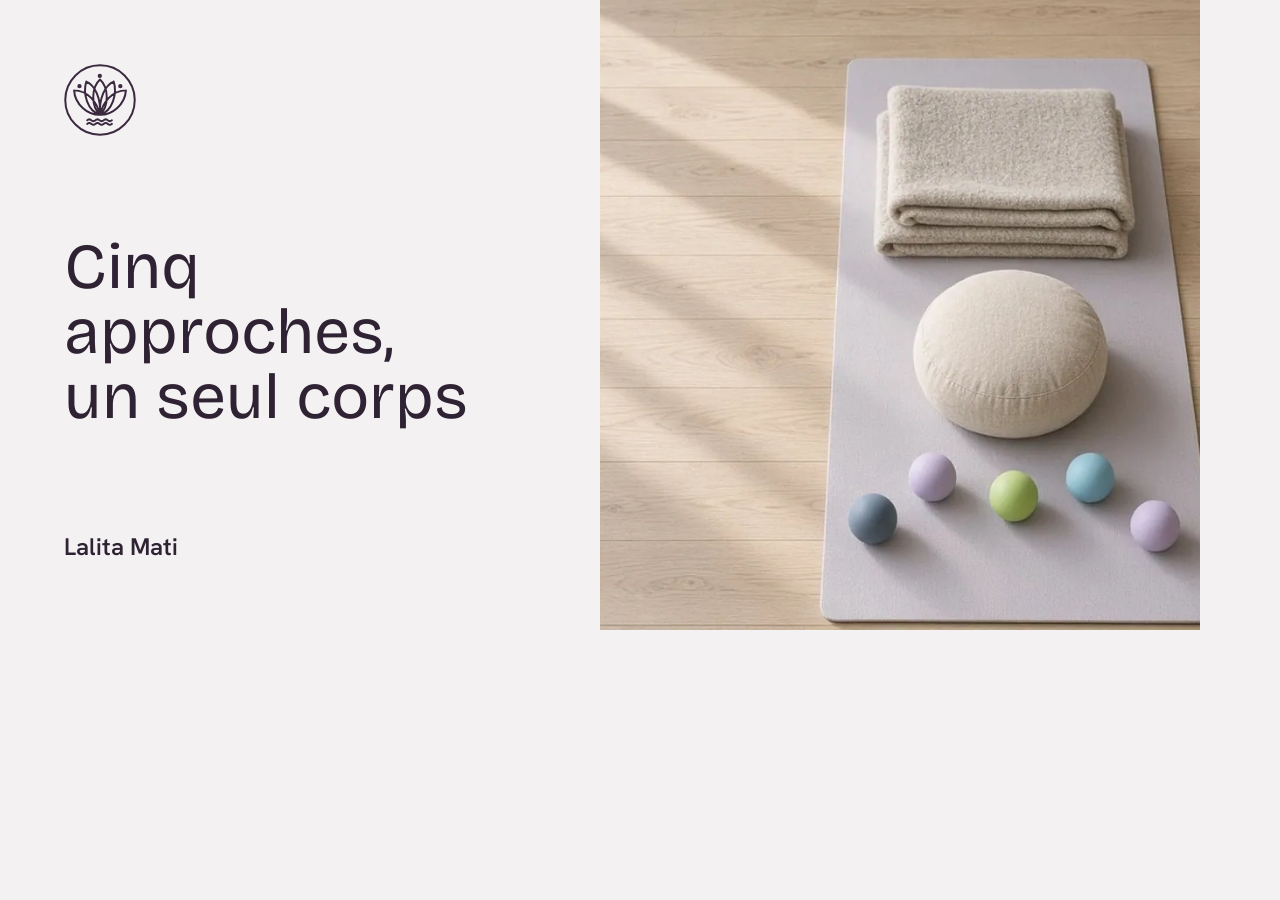
<file: _partage/approches-fr.html>
<!doctype html>
<html lang="fr"><head><meta charset="utf-8">
<link rel="stylesheet" href="/assets/css/socle.css"><link rel="stylesheet" href="/assets/css/site.css">
<style>:root{--fond:#F4F1F3;--texte:#2E2233}
html,body{margin:0;width:1200px;height:630px;overflow:hidden;background:var(--fond);color:var(--texte)}
.carte{display:grid;grid-template-columns:1fr 1fr;width:1200px;height:630px}
.carte-texte{display:flex;flex-direction:column;justify-content:space-between;padding:64px}
.carte-texte img{width:72px;height:72px}
.carte-titre{font-family:var(--police-titres);font-size:64px;line-height:1.02;margin:0;text-wrap:balance}
.carte-nom{font-size:24px;font-weight:600;margin:0}
.carte-image{background:center/cover no-repeat}</style>
</head><body>
<div class="carte">
  <div class="carte-texte">
    <img src="/assets/images/logo.svg" alt="">
    <p class="carte-titre">Cinq approches, un seul corps</p>
    <p class="carte-nom">Lalita Mati</p>
  </div>
  <div class="carte-image" style="background-image:url('/assets/images/grok/approches-ouverture-1280.webp')"></div>
</div>
</body></html>
</file>
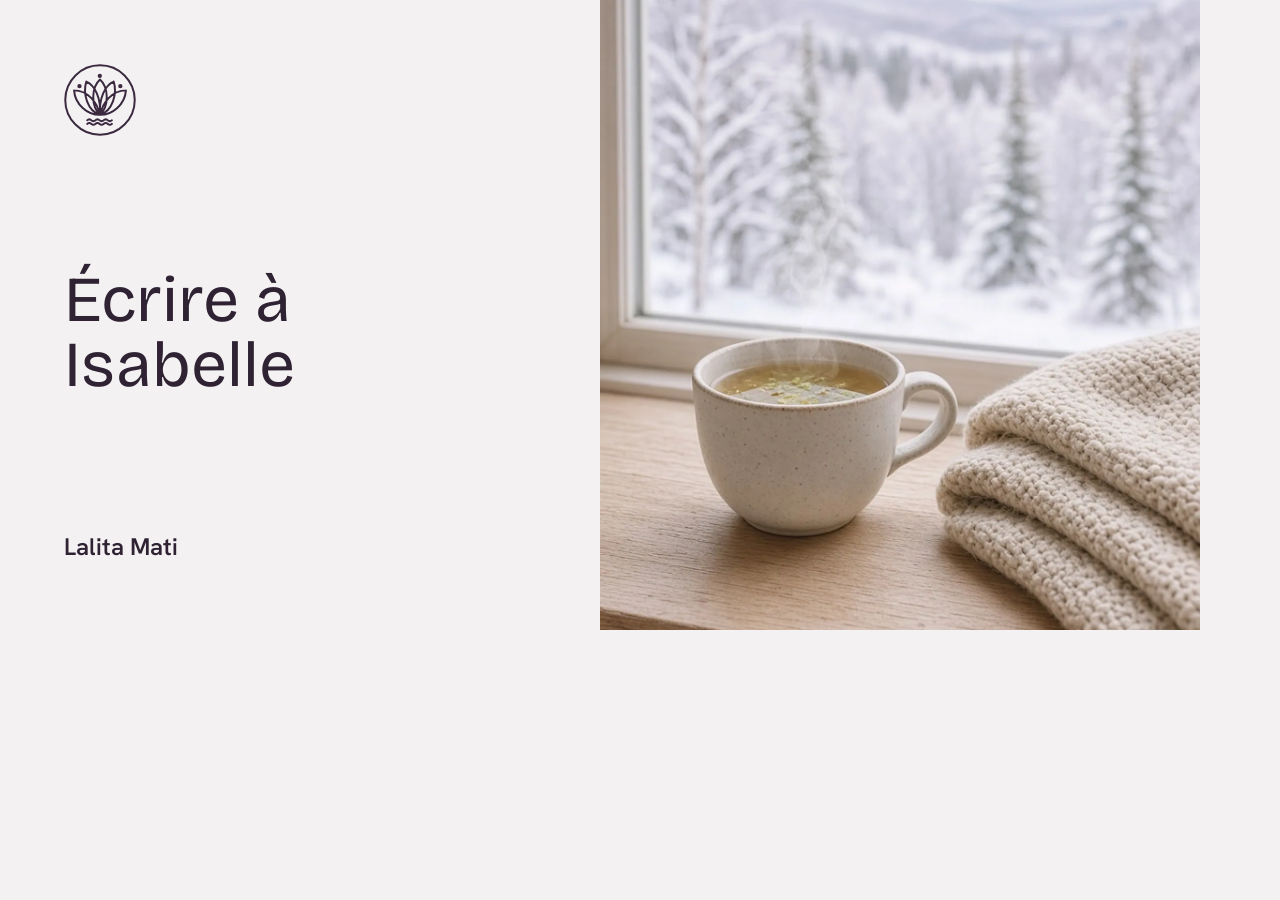
<file: _partage/contact-fr.html>
<!doctype html>
<html lang="fr"><head><meta charset="utf-8">
<link rel="stylesheet" href="/assets/css/socle.css"><link rel="stylesheet" href="/assets/css/site.css">
<style>:root{--fond:#F4F1F3;--texte:#2E2233}
html,body{margin:0;width:1200px;height:630px;overflow:hidden;background:var(--fond);color:var(--texte)}
.carte{display:grid;grid-template-columns:1fr 1fr;width:1200px;height:630px}
.carte-texte{display:flex;flex-direction:column;justify-content:space-between;padding:64px}
.carte-texte img{width:72px;height:72px}
.carte-titre{font-family:var(--police-titres);font-size:64px;line-height:1.02;margin:0;text-wrap:balance}
.carte-nom{font-size:24px;font-weight:600;margin:0}
.carte-image{background:center/cover no-repeat}</style>
</head><body>
<div class="carte">
  <div class="carte-texte">
    <img src="/assets/images/logo.svg" alt="">
    <p class="carte-titre">Écrire à Isabelle</p>
    <p class="carte-nom">Lalita Mati</p>
  </div>
  <div class="carte-image" style="background-image:url('/assets/images/grok/contact-ouverture-1280.webp')"></div>
</div>
</body></html>
</file>
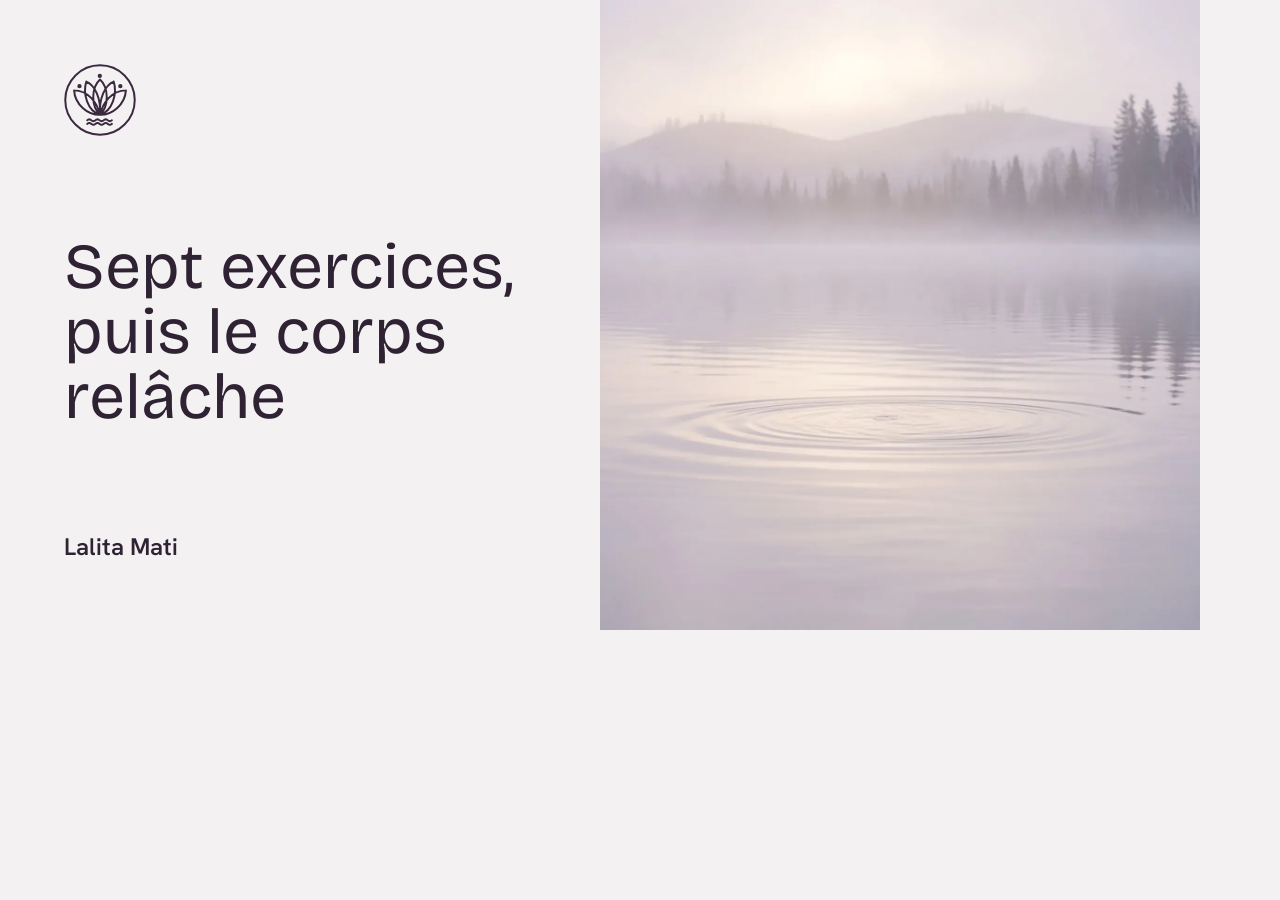
<file: _partage/methode-tre-fr.html>
<!doctype html>
<html lang="fr"><head><meta charset="utf-8">
<link rel="stylesheet" href="/assets/css/socle.css"><link rel="stylesheet" href="/assets/css/site.css">
<style>:root{--fond:#F4F1F3;--texte:#2E2233}
html,body{margin:0;width:1200px;height:630px;overflow:hidden;background:var(--fond);color:var(--texte)}
.carte{display:grid;grid-template-columns:1fr 1fr;width:1200px;height:630px}
.carte-texte{display:flex;flex-direction:column;justify-content:space-between;padding:64px}
.carte-texte img{width:72px;height:72px}
.carte-titre{font-family:var(--police-titres);font-size:64px;line-height:1.02;margin:0;text-wrap:balance}
.carte-nom{font-size:24px;font-weight:600;margin:0}
.carte-image{background:center/cover no-repeat}</style>
</head><body>
<div class="carte">
  <div class="carte-texte">
    <img src="/assets/images/logo.svg" alt="">
    <p class="carte-titre">Sept exercices, puis le corps relâche</p>
    <p class="carte-nom">Lalita Mati</p>
  </div>
  <div class="carte-image" style="background-image:url('/assets/images/grok/tre-ouverture-1280.webp')"></div>
</div>
</body></html>
</file>
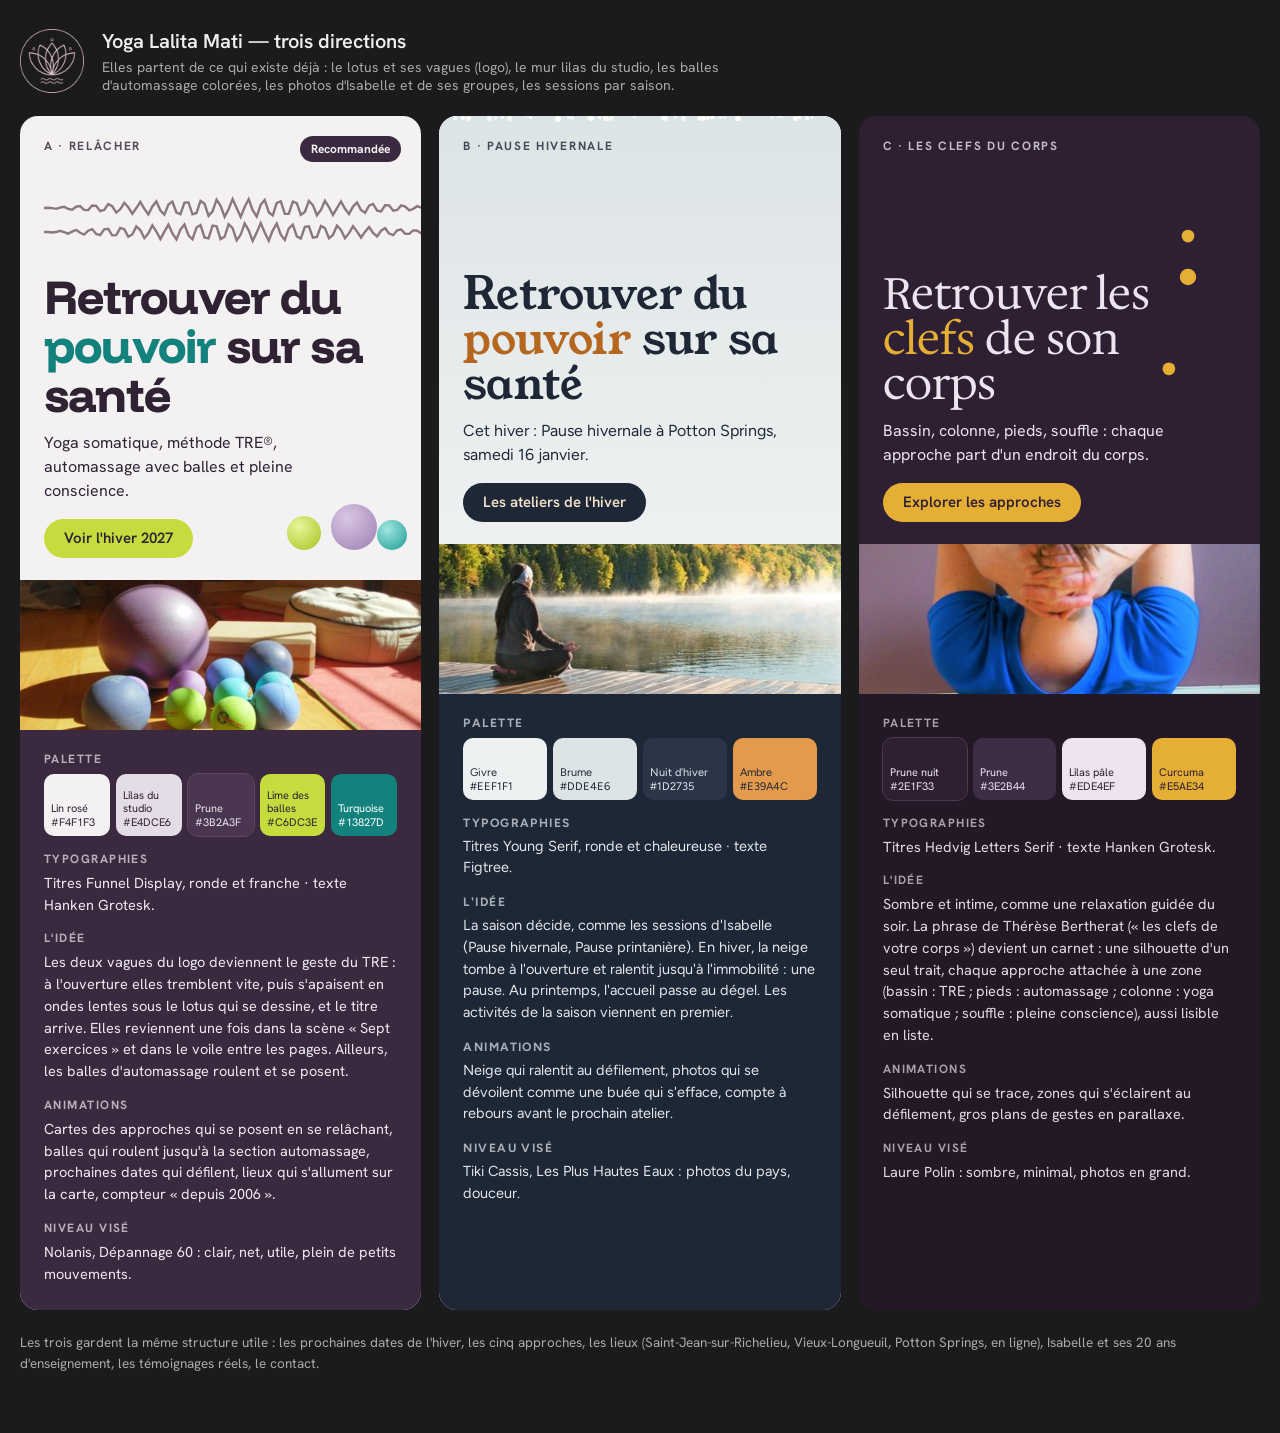
<file: _suivi/directions.html>
<!DOCTYPE html>
<html lang="fr">
<head>
<meta charset="utf-8">
<meta name="viewport" content="width=device-width, initial-scale=1">
<title>Yoga Lalita Mati — trois directions</title>
<link href="https://fonts.googleapis.com/css2?family=Funnel+Display:wght@400;600;800&family=Hanken+Grotesk:wght@400;500;700&family=Young+Serif&family=Figtree:wght@400;500;700&family=Hedvig+Letters+Serif&display=swap" rel="stylesheet">
<style>
*{box-sizing:border-box;margin:0}
body{font-family:"Hanken Grotesk",system-ui,sans-serif;background:#1b1a1c;color:#eee;padding:28px 20px 60px}
header{max-width:1320px;margin:0 auto 22px;display:flex;gap:18px;align-items:center}
header img{width:64px;height:64px;filter:brightness(1.6)}
header h1{font:600 20px/1.3 "Hanken Grotesk"}
header p{font-size:14px;color:#aaa;margin-top:4px;max-width:80ch}
.grille{max-width:1320px;margin:0 auto;display:grid;grid-template-columns:repeat(3,minmax(0,1fr));gap:18px}
@media (max-width:1000px){.grille{grid-template-columns:1fr}}
.dir{border-radius:18px;overflow:hidden;display:flex;flex-direction:column}
.haut{padding:24px 24px 22px;position:relative;min-height:360px;display:flex;flex-direction:column}
.lettre{font:700 12px/1 "Hanken Grotesk";letter-spacing:.14em;text-transform:uppercase;opacity:.8}
.titre{margin:auto 0 12px;padding-top:120px;font-size:44px;line-height:1.02;position:relative}
.corps{font-size:16px;line-height:1.5;max-width:34ch;position:relative}
.btn{align-self:flex-start;margin-top:16px;padding:12px 20px;border-radius:999px;font:600 15px/1 "Hanken Grotesk";position:relative}
.photo{height:150px;background-size:cover;background-position:center}
.bas{padding:20px 24px 26px;font-size:14.5px;line-height:1.5;flex:1}
.bas b{display:block;font-size:12px;letter-spacing:.12em;text-transform:uppercase;margin:14px 0 4px;opacity:.7}
.bas b:first-child{margin-top:0}
.nuancier{display:flex;gap:6px;margin-top:6px}
.nuancier div{flex:1;border-radius:10px;height:62px;padding:6px 7px;font-size:11px;line-height:1.25;display:flex;flex-direction:column;justify-content:flex-end}
.reco{position:absolute;top:20px;right:20px;font:700 12px/1 "Hanken Grotesk";padding:7px 11px;border-radius:999px}
/* A */
.a{background:#F4F1F3;color:#2E2233}
.a .titre{font-family:"Funnel Display";font-weight:800;letter-spacing:-.02em;font-size:48px}
.a .titre em{font-style:normal;color:#13827D}
.a .btn{background:#C6DC3E;color:#2E2233}
.a .bas{background:#3B2A3F;color:#EFE8F0}
.a .reco{background:#3B2A3F;color:#F4F1F3}
.a .vagues{position:absolute;left:24px;right:24px;top:70px}
.a .balle{position:absolute;border-radius:50%;animation:roule 4s cubic-bezier(.3,.7,.3,1) infinite alternate}
@keyframes roule{from{transform:translateX(0) rotate(0)}to{transform:translateX(-60px) rotate(-200deg)}}
/* B */
.b{background:#EEF1F1;color:#1D2735}
.b .haut{background:linear-gradient(#DDE4E6,#EEF1F1)}
.b .titre{font-family:"Young Serif";font-weight:400}
.b .titre em{font-style:normal;color:#B5671F}
.b .corps{font-family:"Figtree"}
.b .btn{background:#1D2735;color:#F3E2CB}
.b .bas{background:#1D2735;color:#E3E8EC;font-family:"Figtree"}
.flocon{position:absolute;border-radius:50%;background:#fff;top:0;animation:tombe linear infinite}
@keyframes tombe{from{transform:translateY(-20px)}to{transform:translateY(360px)}}
/* C */
.c{background:#2E1F33;color:#EDE4EF}
.c .titre{font-family:"Hedvig Letters Serif";font-weight:400}
.c .titre em{font-style:normal;color:#E5AE34}
.c .btn{background:#E5AE34;color:#2E1F33}
.c .bas{background:#241827;color:#E3D9E6}
.c .corps-dessin{position:absolute;right:22px;top:46px}
.c .trace{stroke-dasharray:700;stroke-dashoffset:700;animation:trace 5s ease-in-out infinite alternate}
@keyframes trace{to{stroke-dashoffset:0}}
.c .zone{animation:pulse 2.4s ease-in-out infinite}
@keyframes pulse{50%{opacity:.3}}
footer{max-width:1320px;margin:22px auto 0;font-size:13.5px;color:#aaa;line-height:1.5}
</style>
</head>
<body>
<header>
  <img src="[data-uri]" alt="Logo actuel de Lalita Mati : lotus et vagues">
  <div>
    <h1>Yoga Lalita Mati — trois directions</h1>
    <p>Elles partent de ce qui existe déjà : le lotus et ses vagues (logo), le mur lilas du studio, les balles d'automassage colorées, les photos d'Isabelle et de ses groupes, les sessions par saison.</p>
  </div>
</header>
<div class="grille">
<section class="dir a">
  <div class="haut">
    <span class="lettre">A · Relâcher</span><span class="reco">Recommandée</span>
    <svg class="vagues" viewBox="0 0 400 70" preserveAspectRatio="none" height="70" width="100%" aria-hidden="true">
      <path id="v1" fill="none" stroke="#8A787C" stroke-width="2.4" stroke-linecap="round"/>
      <path id="v2" fill="none" stroke="#8A787C" stroke-width="2.4" stroke-linecap="round"/>
    </svg>
    <span class="balle" style="width:46px;height:46px;right:44px;bottom:30px;background:radial-gradient(circle at 35% 30%,#d9c6e4,#9b7fb0)"></span>
    <span class="balle" style="width:34px;height:34px;right:100px;bottom:30px;background:radial-gradient(circle at 35% 30%,#e7f59a,#a9c21e);animation-delay:.4s"></span>
    <span class="balle" style="width:30px;height:30px;right:14px;bottom:30px;background:radial-gradient(circle at 35% 30%,#9fe6e0,#1c9c94);animation-delay:.8s"></span>
    <h2 class="titre">Retrouver du <em>pouvoir</em> sur sa santé</h2>
    <p class="corps">Yoga somatique, méthode TRE®, automassage avec balles et pleine conscience.</p>
    <span class="btn">Voir l'hiver 2027</span>
  </div>
  <div class="photo" style="background-image:url([data-uri])"></div>
  <div class="bas">
    <b>Palette</b>
    <div class="nuancier">
      <div style="background:#F4F1F3;color:#2E2233">Lin rosé<br>#F4F1F3</div>
      <div style="background:#E4DCE6;color:#2E2233">Lilas du studio<br>#E4DCE6</div>
      <div style="background:#4a3650;color:#EFE8F0;outline:1px solid #5d4763">Prune<br>#3B2A3F</div>
      <div style="background:#C6DC3E;color:#2E2233">Lime des balles<br>#C6DC3E</div>
      <div style="background:#13827D;color:#fff">Turquoise<br>#13827D</div>
    </div>
    <b>Typographies</b>Titres Funnel Display, ronde et franche · texte Hanken Grotesk.
    <b>L'idée</b>Les deux vagues du logo deviennent le geste du TRE : à l'ouverture elles tremblent vite, puis s'apaisent en ondes lentes sous le lotus qui se dessine, et le titre arrive. Elles reviennent une fois dans la scène « Sept exercices » et dans le voile entre les pages. Ailleurs, les balles d'automassage roulent et se posent.
    <b>Animations</b>Cartes des approches qui se posent en se relâchant, balles qui roulent jusqu'à la section automassage, prochaines dates qui défilent, lieux qui s'allument sur la carte, compteur « depuis 2006 ».
    <b>Niveau visé</b>Nolanis, Dépannage 60 : clair, net, utile, plein de petits mouvements.
  </div>
</section>
<section class="dir b">
  <div class="haut" id="neige">
    <span class="lettre">B · Pause hivernale</span>
    <h2 class="titre">Retrouver du <em>pouvoir</em> sur sa santé</h2>
    <p class="corps">Cet hiver : Pause hivernale à Potton Springs, samedi 16 janvier.</p>
    <span class="btn">Les ateliers de l'hiver</span>
  </div>
  <div class="photo" style="background-image:url([data-uri])"></div>
  <div class="bas">
    <b>Palette</b>
    <div class="nuancier">
      <div style="background:#EEF1F1;color:#1D2735">Givre<br>#EEF1F1</div>
      <div style="background:#DDE4E6;color:#1D2735">Brume<br>#DDE4E6</div>
      <div style="background:#2A3648;color:#E3E8EC">Nuit d'hiver<br>#1D2735</div>
      <div style="background:#E39A4C;color:#1D2735">Ambre<br>#E39A4C</div>
    </div>
    <b>Typographies</b>Titres Young Serif, ronde et chaleureuse · texte Figtree.
    <b>L'idée</b>La saison décide, comme les sessions d'Isabelle (Pause hivernale, Pause printanière). En hiver, la neige tombe à l'ouverture et ralentit jusqu'à l'immobilité : une pause. Au printemps, l'accueil passe au dégel. Les activités de la saison viennent en premier.
    <b>Animations</b>Neige qui ralentit au défilement, photos qui se dévoilent comme une buée qui s'efface, compte à rebours avant le prochain atelier.
    <b>Niveau visé</b>Tiki Cassis, Les Plus Hautes Eaux : photos du pays, douceur.
  </div>
</section>
<section class="dir c">
  <div class="haut">
    <span class="lettre">C · Les clefs du corps</span>
    <svg class="corps-dessin" width="100" height="230" viewBox="0 0 110 250" aria-hidden="true">
      <path class="trace" d="M55 18 c-12 0 -14 26 0 26 c14 0 12 -26 0 -26 M55 44 L55 130 M55 62 L22 104 M55 62 L88 104 M55 130 L34 230 M55 130 L76 230" fill="none" stroke="#C9B4D0" stroke-width="2" stroke-linecap="round"/>
      <circle class="zone" cx="55" cy="125" r="9" fill="#E5AE34"/>
      <circle class="zone" cx="34" cy="226" r="7" fill="#E5AE34" style="animation-delay:.8s"/>
      <circle class="zone" cx="55" cy="80" r="7" fill="#E5AE34" style="animation-delay:1.6s"/>
    </svg>
    <h2 class="titre">Retrouver les <em>clefs</em> de son corps</h2>
    <p class="corps">Bassin, colonne, pieds, souffle : chaque approche part d'un endroit du corps.</p>
    <span class="btn">Explorer les approches</span>
  </div>
  <div class="photo" style="background-image:url([data-uri])"></div>
  <div class="bas">
    <b>Palette</b>
    <div class="nuancier">
      <div style="background:#2E1F33;color:#EDE4EF;outline:1px solid #4b3a50">Prune nuit<br>#2E1F33</div>
      <div style="background:#3E2B44;color:#EDE4EF">Prune<br>#3E2B44</div>
      <div style="background:#EDE4EF;color:#2E1F33">Lilas pâle<br>#EDE4EF</div>
      <div style="background:#E5AE34;color:#2E1F33">Curcuma<br>#E5AE34</div>
    </div>
    <b>Typographies</b>Titres Hedvig Letters Serif · texte Hanken Grotesk.
    <b>L'idée</b>Sombre et intime, comme une relaxation guidée du soir. La phrase de Thérèse Bertherat (« les clefs de votre corps ») devient un carnet : une silhouette d'un seul trait, chaque approche attachée à une zone (bassin : TRE ; pieds : automassage ; colonne : yoga somatique ; souffle : pleine conscience), aussi lisible en liste.
    <b>Animations</b>Silhouette qui se trace, zones qui s'éclairent au défilement, gros plans de gestes en parallaxe.
    <b>Niveau visé</b>Laure Polin : sombre, minimal, photos en grand.
  </div>
</section>
</div>
<footer>Les trois gardent la même structure utile : les prochaines dates de l'hiver, les cinq approches, les lieux (Saint-Jean-sur-Richelieu, Vieux-Longueuil, Potton Springs, en ligne), Isabelle et ses 20 ans d'enseignement, les témoignages réels, le contact.</footer>
<script>
(function(){
  var v1=document.getElementById('v1'),v2=document.getElementById('v2'),t0=performance.now();
  function onde(y0,amp,freq,ph){var d='M0 '+y0;for(var x=0;x<=400;x+=4){var e=Math.sin(Math.PI*x/400);d+=' L'+x+' '+(y0+amp*e*Math.sin(x/400*freq*Math.PI*2+ph)).toFixed(2);}return d;}
  function f(now){var t=((now-t0)/1000)%7,amp,freq,sp;
    if(t<2.2){amp=9;freq=26;sp=38;}else if(t<4.4){var k=(t-2.2)/2.2;amp=9-4*k;freq=26-23*k;sp=38-36*k;}else{amp=5;freq=3;sp=2;}
    var ph=now/1000*sp; v1.setAttribute('d',onde(22,amp,freq,ph)); v2.setAttribute('d',onde(46,amp,freq,ph+1.2));
    requestAnimationFrame(f);}
  requestAnimationFrame(f);
  var z=document.getElementById('neige');
  for(var i=0;i<40;i++){var s=document.createElement('span');s.className='flocon';s.style.left=Math.random()*100+'%';var r=2+Math.random()*4;s.style.width=s.style.height=r+'px';s.style.opacity=.6+Math.random()*.4;s.style.animationDuration=(6+Math.random()*8)+'s';s.style.animationDelay=(-Math.random()*12)+'s';z.appendChild(s);}
})();
</script>
</body>
</html>
</file>
<file: assets/css/socle.css>
/* Socle : règles communes à toutes les maquettes. Le style du projet va dans site.css.
   Les couleurs et polices du projet se règlent par les variables ci-dessous (redéfinies dans site.css). */
:root {
  --police-titres: Georgia, 'Times New Roman', serif;
  --police-texte: system-ui, -apple-system, 'Segoe UI', Roboto, sans-serif;
  --accent: #b3361f;
  --texte-doux: color-mix(in srgb, var(--texte) 78%, var(--fond));
  --ligne: color-mix(in srgb, var(--texte) 18%, var(--fond));
  --gouttiere: clamp(16px, 4vw, 48px);
  --largeur: 1240px;
  --rayon: 6px;
  --duree: .7s;
  --courbe: cubic-bezier(.22, 1, .36, 1);
}

*, *::before, *::after { box-sizing: border-box; }
html { -webkit-text-size-adjust: 100%; text-size-adjust: 100%; }
body {
  font-family: var(--police-texte); font-size: clamp(1rem, .96rem + .2vw, 1.125rem); line-height: 1.6;
  padding-bottom: var(--barres-h); overflow-x: clip;
}
img, picture, video, canvas, svg { display: block; max-width: 100%; }
img, video { height: auto; }
h1, h2, h3, h4 { font-family: var(--police-titres); line-height: 1.08; margin: 0 0 .5em; text-wrap: balance; font-weight: 600; }
p, li, dd, figcaption { text-wrap: pretty; }
p { margin: 0 0 1em; }
a { color: inherit; }
a[href^="mailto:"] { overflow-wrap: anywhere; }
button, input, select, textarea { font: inherit; color: inherit; }
button { cursor: pointer; }
:where(a, button, input, select, textarea, summary, [tabindex]) { -webkit-tap-highlight-color: transparent; }
:focus { outline: none; }
:focus-visible { outline: 3px solid var(--accent); outline-offset: 3px; border-radius: 2px; }
[id] { scroll-margin-top: calc(var(--entete-h) + 12px); scroll-margin-bottom: calc(var(--barres-h) + 12px); }
/* Lien profond vers une scène qui cache l'en-tête : elle arrive tout en haut de l'écran (comme aller() du socle). */
html.js:not(.secours) :is([data-entete-cache], [data-entete-cache] [id], [data-fx="plein-ecran"], [data-fx="plein-ecran"] [id]) { scroll-margin-top: 0; }
[hidden] { display: none !important; }

.visuellement-cache {
  position: absolute !important; width: 1px; height: 1px; padding: 0; margin: -1px;
  overflow: hidden; clip: rect(0 0 0 0); white-space: nowrap; border: 0;
}
.evitement {
  position: fixed; left: 12px; top: 12px; z-index: 1000; padding: 12px 16px; background: var(--texte); color: var(--fond);
  transform: translateY(-160%); text-decoration: none;
}
.evitement:focus-visible { transform: none; }
.conteneur { width: min(100% - 2 * var(--gouttiere), var(--largeur)); margin-inline: auto; }
.chiffres { font-variant-numeric: tabular-nums; }

/* Boutons : zones tactiles d'au moins 44 px. */
.bouton {
  display: inline-flex; align-items: center; justify-content: center; gap: .5em;
  min-height: 48px; min-width: 44px; padding: .7em 1.4em; border-radius: 999px;
  background: var(--accent); color: var(--fond); text-decoration: none; font-weight: 600; border: 0;
  line-height: 1.2; text-align: center;
}
.bouton--contour { background: transparent; color: inherit; box-shadow: inset 0 0 0 2px currentColor; }
.bouton[disabled] { opacity: .55; cursor: not-allowed; }

/* Apparitions : cachées par le style critique jusqu'à .vu, jamais recachées. */
html.js:not(.secours):not([data-arrivee="retour"]) [data-anime]:not([data-anime="gsap"]) {
  transform: translate3d(0, 1.2rem, 0);
  transition: opacity var(--duree) var(--courbe) var(--delai, 0s), transform var(--duree) var(--courbe) var(--delai, 0s);
}
html.js:not(.secours):not([data-arrivee="retour"]) [data-anime]:not([data-anime="gsap"]).vu { transform: none; }

/* Bibliothèque d'effets (effets.js). Apparitions : le bloc lui-même ne glisse pas, ce sont ses parties qui arrivent.
   Mêmes conditions que les apparitions : en secours, au retour et sans JavaScript, état final direct.
   Les transitions ne valent que pendant l'arrivée (.fx-fini ensuite) : celles du projet reprennent la main. */
html.js:not(.secours):not([data-arrivee="retour"]) :is([data-anime="lignes"], [data-anime="mots"], [data-anime="lettres"], [data-anime="cascade"]):not([data-anime="gsap"]) {
  transform: none; transition: opacity .25s linear var(--delai, 0s);
}
/* Masques des lignes : découpe par clip-path, débordante en haut et sur les côtés (accents), un peu en bas (jambages),
   au lieu d'un overflow et de marges : la mise en page ne change pas d'un pixel pendant la découpe. La ligne part
   d'assez bas (135 %) pour rester invisible malgré le débord du bas. */
.fx-ligne-mask { overflow: visible !important; clip-path: inset(-.4em -.6em -.2em -.6em); }
html.js:not(.secours):not([data-arrivee="retour"]) [data-anime="lignes"] .fx-ligne {
  transform: translate3d(0, 135%, 0); transition: transform 1s var(--courbe) calc(var(--delai, 0s) + var(--i, 0) * 90ms);
}
html.js:not(.secours):not([data-arrivee="retour"]) [data-anime="lignes"].vu .fx-ligne { transform: none; }
html.js:not(.secours):not([data-arrivee="retour"]) [data-anime="mots"] .fx-mot {
  opacity: 0; transform: translate3d(0, .5em, 0);
  transition: opacity .6s var(--courbe) calc(var(--delai, 0s) + var(--i, 0) * 35ms), transform .7s var(--courbe) calc(var(--delai, 0s) + var(--i, 0) * 35ms);
}
html.js:not(.secours):not([data-arrivee="retour"]) [data-anime="mots"].vu .fx-mot { opacity: 1; transform: none; }
/* Lettres : chaque mot reste d'un bloc (jamais coupé en fin de ligne), les lettres basculent en place. */
[data-anime="lettres"] :is(.fx-mot-l, .fx-lettre) { display: inline-block; }
html.js:not(.secours):not([data-arrivee="retour"]) [data-anime="lettres"] .fx-lettre {
  opacity: 0; transform: translate3d(0, .55em, 0) rotate(12deg); transform-origin: 0 100%;
  transition: opacity .5s var(--courbe) calc(var(--delai, 0s) + var(--i, 0) * 18ms), transform .8s var(--courbe) calc(var(--delai, 0s) + var(--i, 0) * 18ms);
}
html.js:not(.secours):not([data-arrivee="retour"]) [data-anime="lettres"].vu .fx-lettre { opacity: 1; transform: none; }
html.js:not(.secours):not([data-arrivee="retour"]) [data-anime="cascade"] > * { opacity: 0; transform: translate3d(0, 1.8rem, 0); }
html.js:not(.secours):not([data-arrivee="retour"]) [data-anime="cascade"]:not(.fx-fini) > * {
  transition: opacity .7s var(--courbe) calc(var(--delai, 0s) + var(--i, 0) * 80ms), transform .9s var(--courbe) calc(var(--delai, 0s) + var(--i, 0) * 80ms);
}
html.js:not(.secours):not([data-arrivee="retour"]) [data-anime="cascade"].vu > * { opacity: 1; transform: none; }
/* Rideau : règle aussi précise que celle des apparitions (sinon sa transition de découpe serait écrasée). */
html.js:not(.secours):not([data-arrivee="retour"]) [data-anime="rideau"]:not([data-anime="gsap"]) {
  transform: none; clip-path: inset(0 0 100% 0);
}
html.js:not(.secours):not([data-arrivee="retour"]) [data-anime="rideau"]:not([data-anime="gsap"]):not(.fx-fini) {
  transition: opacity .25s linear var(--delai, 0s), clip-path 1.2s cubic-bezier(.77, 0, .18, 1) var(--delai, 0s);
}
html.js:not(.secours):not([data-arrivee="retour"]) [data-anime="rideau"]:not([data-anime="gsap"]).vu { clip-path: inset(0 0 0 0); }
html.js:not(.secours):not([data-arrivee="retour"]) [data-anime="rideau"]:not([data-fx]) > :is(picture, video) { transform: scale(1.14); }
html.js:not(.secours):not([data-arrivee="retour"]) [data-anime="rideau"]:not([data-fx]):not(.fx-fini) > :is(picture, video) { transition: transform 1.6s var(--courbe) var(--delai, 0s); }
html.js:not(.secours):not([data-arrivee="retour"]) [data-anime="rideau"].vu:not([data-fx]) > :is(picture, video) { transform: none; }
/* Effets liés au défilement : l'image déplacée par GSAP n'a aucune transition CSS (une seule source par propriété). */
[data-fx="parallaxe"] > :is(picture, video, img), [data-fx="zoom"] > :is(picture, video, img) { transition: none; }
/* WebGL « onde » : le canvas, calé sur l'image, n'est visible que pendant le mouvement ; au repos, l'image d'origine, nette. */
[data-fx="onde"] { position: relative; }
.fx-onde { position: absolute; left: 0; top: 0; width: 100%; height: 100%; pointer-events: none; opacity: 0; transition: opacity .3s linear; }
.fx-onde--actif { opacity: 1; transition-duration: .12s; }
/* Image qui s'ouvre en plein écran : section haute, cadre collant en haut de l'écran (sticky, pas d'épinglage GSAP).
   En secours et sans JavaScript : image entière dans une section normale (règles [data-collant]). */
html.js:not(.secours) [data-fx="plein-ecran"] { position: relative; height: var(--fx-longueur, 260svh); }
html.js:not(.secours) [data-fx="plein-ecran"] > [data-collant] { position: sticky; top: 0; height: 100vh; height: 100svh; overflow: hidden; }
[data-fx="plein-ecran"] > [data-collant] > .media, [data-fx="plein-ecran"] [data-fx-cible] { width: 100%; height: 100%; border-radius: 0; }
:is(html.secours, html:not(.js)) [data-fx="plein-ecran"] [data-fx-cible] { height: 100svh; }
/* Mots géants : la rangée garde sa largeur (mots répétés au besoin) et ne sort jamais de son bandeau.
   En secours et sans JavaScript, les mots passent à la ligne : rien n'est coupé. */
[data-fx="mots-geants"] { overflow: hidden; overflow: clip; }
[data-fx="mots-geants"] [data-fx-rangee] { width: max-content; white-space: nowrap; margin: 0; }
:is(html.secours, html:not(.js)) [data-fx="mots-geants"] { overflow: visible; }
:is(html.secours, html:not(.js)) [data-fx="mots-geants"] [data-fx-rangee] { width: auto; white-space: normal; line-height: 1.2; }
/* Inclinaison selon la vitesse : GSAP seul tient la transformation (pas de transition CSS sur transform). */
[data-fx="vitesse"], [data-fx="mots-geants"] [data-fx-rangee] { transition-property: opacity, color, background-color, border-color, box-shadow !important; }

/* Effets au survol : au premier survol, GSAP prend la main sur la transformation (classe fx-survol) :
   plus aucune transition CSS sur transform pour cet élément. */
.fx-survol { transition-property: opacity, color, background-color, border-color, box-shadow !important; }

[data-boucle-css].hors-ecran, [data-boucle-css].hors-ecran *, [data-boucle-css].en-pause, [data-boucle-css].en-pause * { animation-play-state: paused !important; }

/* En-tête : opaque, jamais coupé, se cache en descendant. */
[data-entete] {
  position: fixed; inset: 0 0 auto; z-index: 800; background: var(--fond);
  border-bottom: 1px solid var(--ligne); transition: transform .35s var(--courbe);
}
html.entete-cache [data-entete], html.scene-sans-entete:not(.menu-ouvert) [data-entete] { transform: translateY(-100%); }
.entete-rangee {
  display: flex; align-items: center; gap: clamp(8px, 2vw, 28px);
  min-height: 64px; padding: 8px var(--gouttiere); max-width: calc(var(--largeur) + 2 * var(--gouttiere)); margin-inline: auto;
}
.entete-logo { display: inline-flex; align-items: center; gap: .6em; min-height: 44px; text-decoration: none; font-weight: 700; flex: none; }
.entete-logo img { width: 36px; height: 36px; }
[data-nav] { flex: 1 1 auto; min-width: 0; display: flex; justify-content: flex-end; }
[data-nav] ul { display: flex; gap: clamp(12px, 2vw, 28px); list-style: none; margin: 0; padding: 0; min-width: 0; overflow: hidden; white-space: nowrap; }
/* Un lien de navigation ne passe jamais à la ligne : sinon il « tient » sur deux lignes et le relais
   (deuxième rangée, bouton Menu) ne se déclenche pas. */
[data-nav] a { display: inline-flex; align-items: center; min-height: 44px; text-decoration: none; white-space: nowrap; }
[data-nav] a[aria-current] { text-decoration: underline; text-underline-offset: .35em; text-decoration-thickness: 2px; }
.entete-actions { display: flex; align-items: center; gap: 8px; flex: none; }
.entete-actions .bouton { min-height: 44px; padding-inline: 1.1em; }
.entete-langue { display: inline-flex; align-items: center; justify-content: center; min-width: 44px; min-height: 44px; text-decoration: none; font-weight: 600; text-transform: uppercase; }
[data-menu-bouton] { display: none; min-height: 44px; min-width: 44px; padding: 0 14px; border: 0; border-radius: 999px; background: var(--texte); color: var(--fond); font-weight: 600; }
html.nav-compacte [data-nav] { display: none; }
html.nav-compacte [data-menu-bouton] { display: inline-flex; align-items: center; }
html.nav-compacte .entete-actions { margin-left: auto; }
/* Dès 900 px, les liens qui ne tiennent pas à côté du logo passent sur une deuxième rangée (entete.js) :
   jamais le bouton Menu seul sur ordinateur. L'en-tête est plus haut : --entete-h suit (mesures.js). */
html.nav-deux-rangees .entete-rangee { flex-wrap: wrap; row-gap: 0; }
html.nav-deux-rangees [data-nav] { order: 3; flex: 1 0 100%; justify-content: flex-start; border-top: 1px solid var(--ligne); }
html.nav-deux-rangees .entete-actions { margin-left: auto; }
html.nav-deux-lignes [data-nav] ul { flex-wrap: wrap; row-gap: 0; column-gap: clamp(12px, 1.6vw, 24px); }
@media (max-width: 520px) { .entete-actions .bouton { display: none; } }

/* Sans JavaScript : l'en-tête reste dans le flux (sa hauteur n'est pas mesurée, rien ne passe dessous).
   Dès 900 px, les liens passent à la ligne sous le logo ; en dessous, un lien Menu ouvre le menu plein écran
   par son ancre (#menu:target) et un lien Fermer le referme. */
.menu-sansjs, .menu-sansjs-fermer { display: none; }
html:not(.js) { --entete-h: 0px; }
html:not(.js) [data-entete] { position: relative; }
@media (min-width: 900px) {
  html:not(.js) .entete-rangee { flex-wrap: wrap; row-gap: 0; }
  html:not(.js) [data-nav] { order: 3; flex: 1 0 100%; justify-content: flex-start; }
  html:not(.js) [data-nav] ul { flex-wrap: wrap; column-gap: clamp(12px, 2vw, 28px); row-gap: 0; }
  html:not(.js) .entete-actions { margin-left: auto; }
}
@media (max-width: 899px) {
  html:not(.js) [data-nav] { display: none; }
  html:not(.js) .entete-actions { margin-left: auto; }
  html:not(.js) .menu-sansjs {
    display: inline-flex; align-items: center; min-height: 44px; min-width: 44px; padding: 0 14px; border-radius: 999px;
    background: var(--texte); color: var(--fond); font-weight: 600; text-decoration: none;
  }
}
html:not(.js) #menu:target { z-index: 810; visibility: visible; opacity: 1; transition: none; padding-top: 24px; }
html:not(.js) #menu:target li { opacity: 1; transform: none; transition: none; }
html:not(.js) #menu:target .menu-sansjs-fermer { display: block; margin: 0 0 16px; }
html:not(.js) .menu-sansjs-fermer a { display: inline-flex; align-items: center; min-height: 44px; font-weight: 600; }
/* Cible du lien Fermer : fixe, elle ne fait pas défiler la page quand le menu se referme. */
#menu-ferme { position: fixed; top: 0; left: 0; width: 1px; height: 1px; pointer-events: none; }
/* Sans JavaScript, la barre fixe du téléphone n'est pas mesurée : sa hauteur est réservée d'office. */
@media (max-width: 760px) { html:not(.js) { --barres-h: calc(65px + env(safe-area-inset-bottom)); } }

/* Menu : plein écran, liens qui arrivent l'un après l'autre. */
[data-menu] {
  position: fixed; inset: 0; z-index: 790; background: var(--menu-fond, var(--fond)); overflow-y: auto; overscroll-behavior: contain;
  padding: calc(var(--entete-h) + 24px) var(--gouttiere) calc(32px + var(--barres-h));
  visibility: hidden; opacity: 0; transition: opacity .3s var(--courbe), visibility 0s .3s;
}
html.menu-ouvert [data-menu] { visibility: visible; opacity: 1; transition: opacity .3s var(--courbe); }
html.menu-ouvert [data-entete] { transform: none; }
[data-menu] ul { list-style: none; margin: 0 0 32px; padding: 0; }
[data-menu] li { opacity: 0; transform: translateY(12px); transition: opacity .4s var(--courbe), transform .4s var(--courbe); transition-delay: calc(var(--i, 0) * 50ms + 80ms); }
html.menu-ouvert [data-menu] li { opacity: 1; transform: none; }
[data-menu] .menu-lien { display: flex; align-items: center; min-height: 52px; font-family: var(--police-titres); font-size: clamp(1.6rem, 7vw, 2.6rem); text-decoration: none; }
[data-menu] .menu-lien[aria-current] { color: var(--accent); }

/* Voile de transition (état de départ dans le style critique). */
[data-voile] { display: grid; place-items: center; color: var(--fond); }
.voile-contenu { display: grid; justify-items: center; gap: 12px; text-align: center; padding: var(--gouttiere); }
.voile-contenu img { width: 56px; height: 56px; }
[data-voile-libelle] { font-family: var(--police-titres); font-size: clamp(1.6rem, 5vw, 3rem); }
/* Forme « vague » : bords ondulés du voile (en haut à la montée, en bas au retrait), posés par le gabarit. */
[data-voile] .voile-vague { position: absolute; left: 0; width: 100%; height: clamp(60px, 12vh, 120px); fill: var(--voile-fond); pointer-events: none; }
[data-voile] .voile-vague--haut { bottom: calc(100% - 1px); transform-origin: 50% 100%; }
[data-voile] .voile-vague--bas { top: calc(100% - 1px); transform-origin: 50% 0; }
/* Trou qui s'ouvre dans le voile (forme « iris ») ou dans le panneau de l'intro (versObjet) :
   variables --cx, --cy (centre) et --trou (rayon), posées image par image par le socle. */
[data-voile].avec-trou, .ouverture-panneau.avec-trou {
  -webkit-mask: radial-gradient(circle at var(--cx, 50%) var(--cy, 50%), transparent var(--trou, -2px), #000 calc(var(--trou, -2px) + 1px));
          mask: radial-gradient(circle at var(--cx, 50%) var(--cy, 50%), transparent var(--trou, -2px), #000 calc(var(--trou, -2px) + 1px));
}

/* Barre fixe du téléphone : action principale et contact rapide. */
[data-barre-fixe] {
  position: fixed; inset: auto 0 0; z-index: 780; display: none; gap: 8px;
  padding: 8px var(--gouttiere) calc(8px + env(safe-area-inset-bottom)); background: var(--fond); border-top: 1px solid var(--ligne);
  transition: transform .3s var(--courbe);
}
[data-barre-fixe] .bouton { flex: 1; min-height: 48px; }
[data-barre-fixe].barre-masquee { transform: translateY(110%); }
@media (max-width: 760px) { [data-barre-fixe] { display: flex; } }

/* Écrans plein cadre et sections épinglées : tout tient dans la partie visible. */
.ecran {
  min-height: 100vh; min-height: 100svh; display: flex; flex-direction: column;
  padding-top: calc(var(--entete-h) + 16px); padding-bottom: calc(var(--barres-h) + 16px);
}
.ecran.epingle { height: 100vh; height: 100svh; min-height: 0; }
.ecran .piste { flex: 1 1 auto; min-height: 0; max-height: 820px; }

/* Scènes épinglées ou collantes du projet ([data-scene], .ecran.epingle) : en secours et sans
   JavaScript, plus rien n'est épinglé, la scène prend la hauteur de son contenu (au moins un écran) au lieu
   d'être coupée. Son cadre collant [data-collant] redevient un bloc normal. */
:is(html.secours, html:not(.js)) :is([data-scene], .ecran.epingle) { height: auto !important; min-height: 100svh; }
:is(html.secours, html:not(.js)) [data-collant] { position: relative !important; top: auto !important; height: auto !important; min-height: 100svh; }

/* Faces arrière d'un objet en 3D (verso d'une carte, dos d'un volet) : jamais visibles de dos ;
   en secours et sans JavaScript, l'objet est posé ouvert et son dos est retiré (sinon il recouvre le texte). */
[data-face="dos"] { backface-visibility: hidden; -webkit-backface-visibility: hidden; }
:is(html.secours, html:not(.js)) [data-face="dos"] { display: none !important; }

/* Écrans bas. 1366×768 et moins de 820 px de haut sur ordinateur : .masque-ecran-bas se retire (phrase
   d'introduction, surtitre, légende), pour que le premier écran et les scènes épinglées tiennent.
   Téléphone à l'horizontale et moins de 500 px de haut : .masque-ecran-tres-bas se retire aussi, et les
   écrans plein cadre se resserrent. Les tailles des titres d'ouverture se règlent dans site.css, dans les
   mêmes requêtes (@media (max-height: 820px) and (min-width: 761px), puis (max-height: 500px)). */
@media (max-height: 820px) and (min-width: 761px) { .masque-ecran-bas { display: none !important; } }
@media (max-height: 500px) {
  .masque-ecran-bas, .masque-ecran-tres-bas { display: none !important; }
  .ecran { padding-top: calc(var(--entete-h) + 8px); padding-bottom: calc(var(--barres-h) + 8px); }
}

/* Médias : cadrage réglé par --cadrage (object-position), mention des illustrations générées. */
.media { position: relative; margin: 0; overflow: hidden; border-radius: var(--rayon); background: color-mix(in srgb, var(--texte) 8%, var(--fond)); } /* jamais de case vide pendant le chargement */
.media picture { display: block; width: 100%; height: 100%; }
.media img, .media video { width: 100%; height: 100%; object-fit: cover; object-position: var(--cadrage, 50% 50%); }
@media (max-width: 760px) { .media img, .media video { object-position: var(--cadrage-mobile, var(--cadrage, 50% 50%)); } }
.mention-ia {
  position: absolute; right: 8px; bottom: 8px; z-index: 2; padding: 3px 8px; border-radius: 999px;
  background: rgba(0, 0, 0, .66); color: #fff; font: 600 12px/1.4 var(--police-texte); letter-spacing: .01em; pointer-events: none;
}

/* Formulaires. */
.champ { display: grid; gap: 6px; margin-bottom: 18px; }
.champ label { font-weight: 600; }
.champ input, .champ select, .champ textarea {
  min-height: 48px; padding: 10px 12px; border: 1px solid color-mix(in srgb, var(--texte) 45%, var(--fond)); border-radius: var(--rayon); background: var(--fond);
}
.champ [aria-invalid="true"] { border-color: #b00020; }
.champ-erreur { margin: 0; color: #b00020; font-size: .95rem; }
.mention-donnees { font-size: .9rem; color: var(--texte-doux); }
[data-message-envoi] { padding: 12px 16px; border-radius: var(--rayon); background: color-mix(in srgb, var(--accent) 12%, var(--fond)); }

/* Barre de lecture des pages longues. */
[data-barre-lecture] { position: fixed; left: 0; right: 0; top: var(--entete-h); height: 3px; z-index: 805; background: var(--accent); transform: scaleX(0); transform-origin: 0 50%; }
html.entete-cache [data-barre-lecture] { top: 0; }

/* Curseur personnalisé (souris uniquement, activé par data-curseur sur html). */
.curseur {
  position: fixed; left: -8px; top: -8px; z-index: 1001; width: 16px; height: 16px; border-radius: 50%;
  border: 2px solid var(--accent); pointer-events: none; opacity: 0; transition: opacity .2s, width .2s, height .2s, left .2s, top .2s;
}
html.curseur-actif .curseur { opacity: 1; }
.curseur.curseur-lien { width: 40px; height: 40px; left: -20px; top: -20px; }
.curseur.curseur-cache { opacity: 0 !important; }

/* Pied de page. */
.pied { padding: 56px 0 32px; border-top: 1px solid var(--ligne); }
.pied-grille { display: grid; gap: 32px; grid-template-columns: repeat(auto-fit, minmax(200px, 1fr)); }
.pied ul { list-style: none; margin: 0; padding: 0; }
.pied a, .pied button.lien { display: inline-flex; align-items: center; min-height: 44px; }
button.lien { background: none; border: 0; padding: 0; text-decoration: underline; text-underline-offset: .2em; }
.pied-bas { display: flex; flex-wrap: wrap; justify-content: space-between; gap: 12px; margin-top: 32px; font-size: .9rem; color: var(--texte-doux); }
</file>
<file: assets/css/site.css>
/* Lalita Mati — direction « Relâcher ». Lin rosé, lilas du studio, prune ; lime et turquoise des balles d'automassage.
   Titres Bricolage Grotesque, texte Hanken Grotesk. Le socle (socle.css) donne les règles communes. */
@font-face { font-family: 'Bricolage Grotesque'; src: url('/assets/polices/bricolage-grotesque.woff2') format('woff2'); font-weight: 200 800; font-style: normal; font-display: swap; }
@font-face { font-family: 'Hanken Grotesk'; src: url('/assets/polices/hanken-grotesk.woff2') format('woff2'); font-weight: 100 900; font-style: normal; font-display: swap; }
@font-face { font-family: 'Funnel secours'; src: local('Arial'), local('Helvetica'); size-adjust: 104%; ascent-override: 92%; descent-override: 24%; }
@font-face { font-family: 'Hanken secours'; src: local('Arial'), local('Helvetica'); size-adjust: 97%; ascent-override: 98%; descent-override: 26%; }

:root {
  --police-titres: 'Bricolage Grotesque', 'Funnel secours', system-ui, sans-serif;
  --police-texte: 'Hanken Grotesk', 'Hanken secours', system-ui, sans-serif;
  --lin: #F4F1F3; --lilas: #DFD3E2; --lilas-clair: #EBE3EC; --prune: #3B2A3F; --prune-nuit: #2C1F30; --encre: #2E2233;
  --lime: #C6DC3E; --turquoise: #0A5F5A; --turquoise-vif: #2BB3A9; --mauve: #8A787C; --doux: #5E4D63;
  --accent: var(--turquoise);
  --rayon: 22px;
  --largeur: 1280px;
  --menu-fond: var(--lin);
  --balle-lilas: radial-gradient(circle at 34% 30%, #EFE4F5 0 12%, #BFA6D2 46%, #8E70A6 100%);
  --balle-turquoise: radial-gradient(circle at 34% 30%, #D7FBF6 0 12%, #5FD0C6 46%, #1E968C 100%);
  --balle-lime: radial-gradient(circle at 34% 30%, #F6FFD0 0 12%, #CFE45A 46%, #93AE16 100%);
  --balle-ardoise: radial-gradient(circle at 34% 30%, #E3E8F2 0 12%, #9FA9C2 46%, #67728F 100%);
}
body { color: var(--encre); font-weight: 400; }
h1, h2, h3, h4 { font-weight: 700; letter-spacing: -0.02em; }
em { font-style: normal; color: var(--turquoise); }
a { text-underline-offset: .2em; }
::selection { background: var(--lime); color: var(--encre); }

/* Titres */
.titre-xxl { font-size: clamp(3.4rem, min(10.5vw, 16vh), 9.6rem); line-height: 1.04; letter-spacing: -0.035em; margin: 0 0 .25em; }
.titre-xl { font-size: clamp(2.6rem, min(6.8vw, 11vh), 6.4rem); line-height: 1.06; letter-spacing: -0.03em; margin: 0 0 .3em; }
.titre-l { font-size: clamp(2rem, min(4.4vw, 8vh), 4rem); line-height: 1.08; margin: 0 0 .45em; }
.titre-m { font-size: clamp(1.6rem, 2.8vw, 2.5rem); }
.surtitre { font-size: max(12px, .8rem); font-weight: 700; letter-spacing: .16em; text-transform: uppercase; color: var(--doux); margin: 0 0 1rem; }
.chapo { font-size: clamp(1.08rem, 1rem + .35vw, 1.3rem); line-height: 1.55; max-width: 36em; }
.petit { font-size: max(14px, .9rem); color: var(--doux); }
.selectionnable { user-select: all; overflow-wrap: anywhere; }

/* Thèmes de section */
.section { padding-block: clamp(72px, 10vw, 140px); position: relative; }
.theme-lilas { background: var(--lilas); }
.theme-prune { background: var(--prune); color: var(--lin); }
.theme-prune em { color: var(--lime); }
.theme-prune .surtitre, .theme-prune .petit { color: #D9CBDD; }
.theme-prune :focus-visible { outline-color: var(--lime); }
.section-tete { margin-bottom: clamp(28px, 4vw, 52px); }
.section-tete--ligne { display: flex; flex-wrap: wrap; justify-content: space-between; align-items: end; gap: 12px 48px; }
.section-tete--ligne .chapo { max-width: 28em; margin: 0; }
.lien-suite { margin-top: clamp(40px, 4vw, 56px); }
.deux-colonnes { display: grid; grid-template-columns: minmax(0, 1fr) minmax(0, 1fr); gap: clamp(32px, 6vw, 96px); align-items: center; }
.deux-colonnes--inverse > :first-child { order: 2; }

/* Boutons et liens */
.bouton { background: var(--prune); color: var(--lin); font-weight: 700; transition: background-color .25s, color .25s, box-shadow .25s; }
.bouton:hover { background: var(--encre); }
.bouton--contour { background: transparent; color: inherit; box-shadow: inset 0 0 0 2px currentColor; }
.bouton--contour:hover { background: color-mix(in srgb, currentColor 10%, transparent); }
.bouton--lime { background: var(--lime); color: var(--encre); }
.bouton--lime:hover { background: #D6E95E; }
.lien-fleche { display: inline-flex; align-items: center; gap: .5em; min-height: 44px; font-weight: 700; text-decoration: none; color: inherit; }
.lien-fleche::after { content: ''; width: 1.6em; height: 2px; background: currentColor; transition: width .35s var(--courbe); }
.lien-fleche:hover::after { width: 2.4em; }
.theme-prune .lien-fleche { color: var(--lime); }

/* En-tête */
[data-entete] { background: color-mix(in srgb, var(--lin) 97%, white); }
.entete-logo { color: var(--prune); gap: .7em; }
.entete-lotus { width: 42px; height: 42px; flex: none; }
.entete-nom { display: grid; line-height: 1.05; font-family: var(--police-titres); font-size: 1.2rem; letter-spacing: -0.01em; }
.entete-nom small { font-family: var(--police-texte); font-size: max(12px, .74rem); font-weight: 600; letter-spacing: .06em; color: var(--doux); }
[data-nav] a { font-weight: 600; font-size: 1rem; }
[data-nav] a[aria-current] { text-decoration-color: var(--lime); text-decoration-thickness: 3px; }
.entete-actions .bouton { background: var(--lime); color: var(--encre); }
[data-menu-bouton] { background: var(--prune); color: var(--lin); }
[data-menu] .menu-lien { display: inline-flex; min-height: 56px; align-items: center; font-family: var(--police-titres); font-weight: 700; font-size: clamp(2rem, 8vw, 3.2rem); text-decoration: none; letter-spacing: -0.02em; }
[data-menu] .menu-lien[aria-current] { color: var(--turquoise); }
.menu-lieux { color: var(--doux); font-size: .95rem; }

/* Panneau de l'intro et voile */
.ouverture-panneau { gap: 14px; padding: var(--gouttiere); color: var(--lin); }
.ouverture-objet { width: clamp(150px, 24vmin, 230px); height: clamp(150px, 24vmin, 230px); color: #EFE5F2; }
.ouverture-lotus { width: 100%; height: 100%; overflow: visible; }
.ouverture-nom { margin: 10px 0 0; font-family: var(--police-titres); font-weight: 700; font-size: clamp(2rem, min(7vw, 9vh), 4.2rem); letter-spacing: -0.02em; line-height: 1; }
.ouverture-ligne { margin: 0; font-size: max(12px, .82rem); font-weight: 700; letter-spacing: .2em; text-transform: uppercase; color: var(--lime); }
.voile-lotus { width: 64px; height: 64px; color: var(--lime); }
[data-voile-libelle] { font-weight: 700; letter-spacing: -0.02em; }
.lotus { display: block; overflow: visible; }

/* Masques de lignes des ouvertures : découpe par clip-path qui déborde (accents et jambages jamais coupés). */
.masque-ligne { display: block; clip-path: inset(-.3em -.6em -.22em -.6em); }
.hero-ligne, .ouv-ligne { display: block; }
html.js:not(.secours):not([data-arrivee="retour"]) :is(.hero-ligne, .ouv-ligne) { transform: translate3d(0, 120%, 0); }

/* Pastille vivante (information clé) */
.pastille-vivante { display: inline-block; width: 10px; height: 10px; border-radius: 50%; background: var(--turquoise-vif); box-shadow: 0 0 0 0 color-mix(in srgb, var(--turquoise-vif) 50%, transparent); animation: pouls 2.4s ease-out infinite; flex: none; }
@keyframes pouls { 70% { box-shadow: 0 0 0 10px transparent; } 100% { box-shadow: 0 0 0 0 transparent; } }

/* Balles d'automassage (dessinées en CSS) */
.balle { display: block; width: var(--t, 56px); height: var(--t, 56px); border-radius: 50%; background: var(--balle-lilas); box-shadow: inset -6px -8px 14px rgba(40, 20, 50, .18), 0 10px 18px -8px rgba(40, 20, 50, .35); }
.balle--turquoise { background: var(--balle-turquoise); }
.balle--lime { background: var(--balle-lime); }
.balle--ardoise { background: var(--balle-ardoise); }

/* ---------- Accueil ---------- */
.hero { min-height: min(100svh, 980px); display: grid; grid-template-columns: minmax(0, 1.08fr) minmax(0, .92fr); align-items: center; gap: clamp(24px, 5vw, 80px);
  padding: calc(var(--entete-h) + clamp(16px, 4vh, 48px)) var(--gouttiere) clamp(32px, 6vh, 64px); max-width: calc(var(--largeur) + 2 * var(--gouttiere)); margin-inline: auto; }
.hero-titre { font-size: clamp(2.8rem, min(7.4vw, 11.5vh), 7rem); }
.hero-intro { max-width: 34em; font-size: clamp(1.05rem, 1rem + .3vw, 1.22rem); }
.hero-actions { display: flex; flex-wrap: wrap; gap: 12px; margin: 22px 0 18px; }
.hero-info { display: flex; align-items: center; gap: 10px; margin: 0; font-size: max(15px, .98rem); }
.hero-info a { text-decoration-color: var(--lime); text-decoration-thickness: 2px; }
.hero-visuel { position: relative; justify-self: end; width: 100%; max-width: 560px; }
.hero-media { aspect-ratio: 4 / 5; width: 100%; max-height: min(74svh, 720px); border-radius: 32px; margin-left: auto; }
.hero-lotus { position: absolute; left: clamp(-56px, -4vw, -24px); top: 12%; width: clamp(104px, 10vw, 140px); aspect-ratio: 1; border-radius: 50%; background: var(--lin); color: var(--prune);
  padding: 12px; box-shadow: 0 18px 40px -18px rgba(59, 42, 63, .45); }
.hero-lotus .lotus { width: 100%; height: 100%; }
.hero-balle { position: absolute; right: -18px; bottom: 9%; --t: clamp(52px, 5vw, 76px); animation: flotte 6s ease-in-out infinite; }
@keyframes flotte { 50% { transform: translateY(-10px) rotate(14deg); } }

.dates { background: var(--lilas); }
.dates-tete { display: flex; flex-wrap: wrap; justify-content: space-between; align-items: end; gap: 16px 40px; margin-bottom: clamp(28px, 4vw, 48px); }
.dates-tete .chapo { margin-bottom: 0; }
.compte-jours { display: flex; align-items: baseline; gap: 12px; margin: 0; max-width: 16em; }
.compte-chiffre { font-family: var(--police-titres); font-size: clamp(3.4rem, 7vw, 6rem); line-height: .9; color: var(--turquoise); font-variant-numeric: tabular-nums; display: inline-block; min-width: 2ch; text-align: right; }
.compte-jours span { font-weight: 600; line-height: 1.3; }
.dates-grille { list-style: none; padding: 0; display: grid; grid-template-columns: repeat(4, minmax(0, 1fr)); gap: clamp(12px, 1.6vw, 22px); }
.dates-grille--3 { grid-template-columns: repeat(3, minmax(0, 1fr)); }
.date-carte { background: var(--lin); border-radius: var(--rayon); padding: clamp(18px, 2vw, 26px); display: flex; flex-direction: column; gap: 6px; position: relative; overflow: hidden; }
.date-carte::before { content: ''; position: absolute; right: -28px; top: -28px; width: 88px; height: 88px; border-radius: 50%; background: var(--balle-lilas); opacity: .9; }
.date-carte--tre::before { background: var(--balle-turquoise); }
.date-carte--yoga::before { background: var(--balle-lime); }
.date-quand { display: grid; grid-template-columns: auto 1fr; column-gap: 10px; align-items: baseline; margin: 0 0 8px; }
.date-num { font-family: var(--police-titres); font-weight: 700; font-size: clamp(2.6rem, 3.6vw, 3.4rem); line-height: 1; grid-row: span 2; }
.date-mois { font-weight: 700; text-transform: uppercase; letter-spacing: .1em; font-size: max(13px, .85rem); }
.date-jour { color: var(--doux); font-size: max(14px, .9rem); }
.date-titre { font-size: clamp(1.2rem, 1.4vw, 1.4rem); margin: 0; }
.date-sous { margin: 0; color: var(--doux); font-size: max(15px, .95rem); }
.date-infos { margin: 4px 0 0; font-size: max(15px, .95rem); }
.date-prix { margin: auto 0 0; padding-top: 10px; font-size: max(15px, .95rem); }
.date-prix strong { font-family: var(--police-titres); font-size: 1.5rem; }
.date-prix span { color: var(--doux); }

.approches-grille { list-style: none; padding: 0; display: grid; grid-template-columns: repeat(5, minmax(0, 1fr)); gap: clamp(12px, 1.4vw, 20px); }
.approche-lien { display: flex; flex-direction: column; gap: 8px; text-decoration: none; color: inherit; height: 100%; }
.approche-media { aspect-ratio: 4 / 5; border-radius: var(--rayon); }
.approche-media img { transition: transform .8s var(--courbe); }
.approche-lien:hover .approche-media img { transform: scale(1.05); }
.approche-num { margin-top: 8px; font-weight: 700; font-size: max(13px, .82rem); color: var(--turquoise); letter-spacing: .1em; }
.approche-titre { font-family: var(--police-titres); font-weight: 700; font-size: clamp(1.2rem, 1.5vw, 1.5rem); line-height: 1.12; letter-spacing: -0.015em; }
.approche-accroche { font-size: max(15px, .96rem); color: var(--doux); }

.scene-tre-grille { display: grid; grid-template-columns: minmax(0, 1fr) minmax(0, 1.05fr); gap: clamp(32px, 6vw, 96px); align-items: center; }
.etapes { list-style: none; padding: 0; margin: 28px 0; display: grid; gap: 14px; }
.etapes li { display: grid; grid-template-columns: 48px 1fr; column-gap: 14px; }
.etapes strong { font-size: 1.1rem; }
.etapes span:not(.etape-num) { grid-column: 2; color: #E6DCE8; }
.etape-num { grid-row: span 2; width: 48px; height: 48px; border-radius: 50%; display: grid; place-items: center; background: var(--lime); color: var(--encre); font-weight: 800; font-family: var(--police-titres); font-size: 1.2rem; }
.scene-tre-visuel { position: relative; }
.vagues-tre { width: 100%; height: auto; overflow: visible; }
.vt { fill: none; stroke-linecap: round; stroke-width: 5; }
.vt-1 { stroke: #BFA6D2; } .vt-2 { stroke: var(--lime); } .vt-3 { stroke: #5FD0C6; }
.vagues-tre--clair .vt-1 { stroke: #8E70A6; } .vagues-tre--clair .vt-2 { stroke: #93AE16; } .vagues-tre--clair .vt-3 { stroke: #1E968C; }
.vagues-etat { display: flex; justify-content: space-between; gap: 8px; margin: 12px 0 0; font-weight: 700; font-size: max(13px, .85rem); letter-spacing: .14em; text-transform: uppercase; }
.vagues-etat span { color: #CDBFD2; transition: color .4s; }
.vagues-tre--clair + .vagues-etat span { color: var(--doux); }
.vagues-etat span.actif { color: var(--lime); }
.vagues-tre--clair + .vagues-etat span.actif { color: var(--turquoise); }

.balles-piste { position: relative; height: clamp(60px, 8vw, 96px); max-width: calc(var(--largeur) + 2 * var(--gouttiere)); margin: 0 auto 8px; padding-inline: var(--gouttiere); display: flex; align-items: flex-end; gap: clamp(10px, 2vw, 22px); overflow: visible; }
.balles-piste .balle { --t: clamp(40px, 5vw, 64px); }
.balles-piste .balle:nth-child(2) { --t: clamp(34px, 4vw, 52px); }
.balles-piste .balle:nth-child(3) { --t: clamp(30px, 3.6vw, 46px); }
.formats-grille { list-style: none; padding: 0; display: grid; grid-template-columns: repeat(6, minmax(0, 1fr)); gap: clamp(14px, 1.8vw, 24px); }
.format-carte { grid-column: span 2; display: flex; flex-direction: column; gap: 6px; }
.format-carte:nth-child(4), .format-carte:nth-child(5) { grid-column: span 3; }
.format-media { aspect-ratio: 16 / 10; border-radius: var(--rayon); margin-bottom: 8px; }
.format-carte h3 { font-size: clamp(1.25rem, 1.6vw, 1.6rem); margin: 0; }
.format-carte p { margin: 0; }

.lieux-grille { display: grid; grid-template-columns: minmax(0, .9fr) minmax(0, 1.1fr); gap: clamp(32px, 5vw, 80px); align-items: center; }
.lieux-liste { list-style: none; padding: 0; margin: 24px 0 0; display: grid; gap: 4px; }
.lieux-liste li { display: grid; gap: 2px; padding: 12px 0; border-top: 1px solid color-mix(in srgb, var(--encre) 18%, transparent); }
.lieux-liste li span { color: var(--doux); font-size: max(15px, .96rem); }
.carte-lieux { margin: 0; }
.carte-svg { width: 100%; height: auto; border-radius: 24px; }
.carte-fond { fill: var(--lin); }
.carte-eau { fill: none; stroke: #AFC9DE; stroke-width: 26; stroke-linecap: round; }
.carte-riviere { fill: none; stroke: #AFC9DE; stroke-width: 9; stroke-linecap: round; }
.carte-lac { fill: #AFC9DE; }
.carte-frontiere { stroke: var(--mauve); stroke-width: 1.5; stroke-dasharray: 6 6; }
.carte-etiquette { font-family: var(--police-texte); font-size: 15px; fill: var(--encre); font-weight: 600; }
.carte-etiquette--douce { font-size: 13px; fill: #5E6E80; font-weight: 600; }
.carte-etiquette--region { font-family: var(--police-titres); font-size: 30px; fill: #A898AC; font-weight: 700; letter-spacing: .02em; }
.carte-etiquette--lieu { font-family: var(--police-titres); font-size: 18px; font-weight: 700; fill: var(--prune); }
.carte-ville { fill: var(--mauve); }
.carte-point { fill: var(--prune); }
.carte-halo { fill: var(--lime); opacity: 0; transform-box: fill-box; transform-origin: center; transform: scale(.3); transition: opacity .6s var(--courbe) calc(var(--i) * .25s), transform .8s var(--courbe) calc(var(--i) * .25s); }
.carte-lieu.allume .carte-halo { opacity: .85; transform: none; }
html:not(.js) .carte-halo, html.secours .carte-halo, html[data-arrivee="retour"] .carte-halo { opacity: .85; transform: none; }
.carte-lieux figcaption { margin-top: 8px; font-size: max(13px, .82rem); color: var(--doux); text-align: right; }

.isabelle-grille { display: grid; grid-template-columns: minmax(0, .7fr) minmax(0, 1fr); gap: clamp(32px, 6vw, 96px); align-items: center; }
.isabelle-media { border-radius: 32px; max-width: 420px; }
.media-legende { position: absolute; right: 12px; bottom: 10px; padding: 3px 8px; border-radius: 999px; background: rgba(46, 34, 51, .72); color: #fff; font-size: 12px; }
.isabelle-chiffres { display: flex; flex-wrap: wrap; gap: 20px 48px; margin: 24px 0; }
.isabelle-chiffres div { display: grid; gap: 6px; }
.isabelle-chiffres dt { line-height: 1.15; }
.isabelle-chiffres dd { margin: 0; max-width: 12em; font-weight: 600; }
.gros-chiffre { font-family: var(--police-titres); font-weight: 700; font-size: clamp(3rem, 6vw, 5rem); line-height: 1; color: var(--turquoise); font-variant-numeric: tabular-nums; }
.gros-chiffre--petit { font-size: clamp(2rem, 3vw, 2.6rem); }
.puces { list-style: none; padding: 0; margin: 0 0 20px; display: grid; gap: 8px; }
.puces li { position: relative; padding-left: 28px; }
.puces li::before { content: ''; position: absolute; left: 0; top: .45em; width: 14px; height: 14px; border-radius: 50%; background: var(--balle-turquoise); }
.puces li:nth-child(2n)::before { background: var(--balle-lime); }
.puces li:nth-child(3n)::before { background: var(--balle-lilas); }

.temoignages-grille { display: grid; grid-template-columns: repeat(3, minmax(0, 1fr)); gap: clamp(16px, 2vw, 28px); }
.temoignage { margin: 0; padding: clamp(22px, 2.6vw, 34px); border-radius: var(--rayon); background: var(--lilas-clair); display: flex; flex-direction: column; justify-content: space-between; gap: 18px; }
.temoignage blockquote { margin: 0; }
.temoignage blockquote p { font-family: var(--police-titres); font-weight: 600; font-size: clamp(1.3rem, 1.9vw, 1.75rem); line-height: 1.25; letter-spacing: -0.01em; margin: 0; }
.temoignage figcaption, .temoignage-qui { margin: 0; color: var(--doux); }

.fin { background: var(--prune); }
.fin-grille { display: grid; grid-template-columns: minmax(0, 1.2fr) minmax(0, 1fr); gap: clamp(32px, 6vw, 96px); align-items: center; }
.citation { margin: 0; }
.citation blockquote { margin: 0; }
.citation p { font-family: var(--police-titres); font-weight: 600; font-size: clamp(1.8rem, 3.6vw, 3.2rem); line-height: 1.15; letter-spacing: -0.02em; margin: 0 0 18px; }
.citation figcaption { color: var(--lime); font-weight: 700; letter-spacing: .08em; text-transform: uppercase; font-size: max(13px, .85rem); }
.fin-lotus { width: clamp(84px, 9vw, 120px); height: clamp(84px, 9vw, 120px); color: var(--lime); margin-bottom: 18px; }
.fin-lotus .lotus { width: 100%; height: 100%; }
.fin-actions { display: flex; flex-wrap: wrap; gap: 12px; }
.fin-court-grille { display: grid; grid-template-columns: auto minmax(0, 1fr); gap: clamp(24px, 5vw, 72px); align-items: center; max-width: 980px; }
.fin--court .fin-lotus { width: clamp(110px, 14vw, 190px); height: clamp(110px, 14vw, 190px); margin: 0; }

/* ---------- Ouvertures des pages intérieures ---------- */
.page-ouverture { position: relative; }
.ouverture-actions { display: flex; flex-wrap: wrap; align-items: center; gap: 12px 20px; margin: 20px 0 0; }
.info-cle { display: inline-flex; align-items: center; gap: 10px; font-weight: 600; }

/* Activités : grand titre puis bandeau */
.ouverture-bandeau { padding-top: calc(var(--entete-h) + clamp(28px, 5vh, 64px)); }
.ouverture-bandeau-tete { display: grid; grid-template-columns: minmax(0, 1.3fr) minmax(0, .7fr); column-gap: clamp(24px, 4vw, 64px); align-items: end; }
.ouverture-bandeau-tete .surtitre { grid-column: 1 / -1; }
.ouverture-bandeau-pied .chapo { margin-bottom: 0; }
.ouverture-bandeau-image { margin-top: clamp(20px, 4vh, 44px); padding-inline: var(--gouttiere); }
.bandeau-media { height: clamp(220px, 42vh, 520px); border-radius: 32px; max-width: calc(var(--largeur) + 2 * var(--gouttiere)); margin-inline: auto; }

/* Approches : plein cadre */
.ouverture-plein { min-height: min(100svh, 920px); display: grid; align-items: center; padding: calc(var(--entete-h) + 24px) 0 48px; overflow: hidden; background-color: #E9DCCB; }
.plein-media { position: absolute; inset: 0; border-radius: 0; }
.plein-media::after { content: ''; position: absolute; inset: 0; background: linear-gradient(90deg, rgba(244, 241, 243, .94) 0%, rgba(244, 241, 243, .78) 36%, rgba(244, 241, 243, 0) 62%); pointer-events: none; }
.plein-media .mention-ia { z-index: 2; }
.ouverture-plein-texte { position: relative; z-index: 1; }
.ouverture-plein-texte > :not(.badge-lotus) { max-width: 40rem; }
.badge-lotus { width: clamp(84px, 8vw, 116px); aspect-ratio: 1; border-radius: 50%; background: var(--lin); color: var(--prune); padding: 10px; margin-top: 28px; box-shadow: 0 18px 40px -18px rgba(59, 42, 63, .45); }
.badge-lotus .lotus, .portrait-lotus .lotus { width: 100%; height: 100%; }

/* Méthode TRE : chiffre en très grand */
.ouverture-chiffre { padding: calc(var(--entete-h) + clamp(24px, 5vh, 56px)) 0 clamp(40px, 7vh, 80px); min-height: min(100svh, 900px); display: grid; align-items: center; overflow: hidden; }
.ouverture-chiffre-grille { display: grid; grid-template-columns: auto minmax(0, 1fr) minmax(0, .5fr); gap: clamp(16px, 3vw, 48px); align-items: center; }
.grand-chiffre { margin: 0; font-family: var(--police-titres); font-weight: 800; font-size: clamp(8rem, min(26vw, 48vh), 26rem); line-height: 1; color: var(--lime); letter-spacing: -0.06em; }
.grand-chiffre span { display: inline-block; }
.ouverture-chiffre .titre-xl { font-size: clamp(2.4rem, min(5.4vw, 9vh), 5.2rem); }
.chiffre-media { aspect-ratio: 4 / 5; border-radius: 999px 999px 32px 32px; width: 100%; max-width: 300px; justify-self: end; }

/* À propos : nom en très grand + portrait */
.ouverture-identite { padding: calc(var(--entete-h) + clamp(24px, 5vh, 56px)) 0 clamp(40px, 7vh, 80px); min-height: min(100svh, 900px); display: grid; align-items: center; overflow: hidden; }
.ouverture-identite-grille { display: grid; grid-template-columns: minmax(0, 1.4fr) minmax(0, .6fr); gap: clamp(24px, 4vw, 64px); align-items: center; }
.ouverture-identite-portrait { position: relative; justify-self: end; width: 100%; max-width: 340px; }
.portrait-media { border-radius: 999px 999px 32px 32px; }
.portrait-lotus { position: absolute; left: -36px; bottom: 14%; width: clamp(72px, 7vw, 96px); aspect-ratio: 1; border-radius: 50%; background: var(--lime); color: var(--prune); padding: 9px; }

/* Contact : scindée courte */
.ouverture-scindee { padding: calc(var(--entete-h) + clamp(24px, 5vh, 56px)) 0 clamp(40px, 6vh, 72px); }
.ouverture-scindee-grille { display: grid; grid-template-columns: minmax(0, 1.2fr) minmax(0, .8fr); gap: clamp(24px, 5vw, 80px); align-items: center; }
.coordonnees { display: flex; flex-wrap: wrap; gap: 16px 32px; margin: 22px 0 0; }
.coordonnees div { display: grid; gap: 4px; }
.coordonnees dt { font-size: max(12px, .78rem); font-weight: 700; letter-spacing: .14em; text-transform: uppercase; color: var(--doux); }
.coordonnees dd { margin: 0; display: flex; align-items: center; min-height: 48px; }
.coordonnees a.selectionnable { font-weight: 600; font-size: 1.1rem; display: inline-flex; align-items: center; min-height: 44px; }
.ouverture-scindee-image { position: relative; justify-self: end; width: 100%; max-width: 380px; }
.scindee-media { aspect-ratio: 4 / 5; border-radius: 32px; }
.vapeur { position: absolute; left: 34%; top: 40%; width: 60px; height: 90px; pointer-events: none; }
.vapeur i { position: absolute; bottom: 0; left: 50%; width: 10px; height: 60px; border-radius: 50%; background: rgba(255, 255, 255, .55); filter: blur(5px); animation: vapeur 4.6s ease-in-out infinite; opacity: 0; }
.vapeur i:nth-child(2) { animation-delay: 1.5s; left: 30%; } .vapeur i:nth-child(3) { animation-delay: 3s; left: 66%; }
@keyframes vapeur { 0% { transform: translateY(10px) scaleY(.6); opacity: 0; } 40% { opacity: .9; } 100% { transform: translateY(-50px) scaleY(1.2) translateX(8px); opacity: 0; } }

/* 404 */
.introuvable { min-height: 100svh; display: grid; align-content: end; padding-bottom: clamp(32px, 6vh, 72px); background-color: #E7DDE6; }
.introuvable-image { position: absolute; inset: 0; }
.introuvable-media { position: absolute; inset: 0; border-radius: 0; }
.introuvable-texte { position: relative; z-index: 1; width: auto; max-width: 38rem; margin: 0 0 0 var(--gouttiere); padding: 28px 32px; border-radius: 28px; background: rgba(244, 241, 243, .95); }
.introuvable-liens { display: inline-flex; flex-wrap: wrap; gap: 4px 6px; align-items: center; }
.introuvable-liens a { display: inline-flex; align-items: center; min-height: 44px; font-weight: 600; }

/* ---------- Activités ---------- */
.agd { --couleur-texte-doux: var(--doux); --couleur-ligne: color-mix(in srgb, var(--encre) 16%, transparent); --couleur-accent: var(--prune); --couleur-sur-accent: var(--lin);
  --couleur-surface: var(--lilas-clair); --couleur-secondaire: var(--turquoise); --couleur-fond: var(--lin); --police-mono: var(--police-texte); padding-block: clamp(72px, 10vw, 140px); }
.agd .agd__h2 { margin: 0; }
.agd__prochaine { font-weight: 700; color: var(--turquoise); }
.agd-lieux { display: flex; flex-wrap: wrap; gap: .4rem; margin-bottom: 8px; }
.agd__cadre { position: relative; }
.agd__date { scroll-margin-top: calc(var(--entete-h) + 24px); }
.agd__sous { margin: 0; font-weight: 600; }
.agd__lieu, .agd__texte { margin: 0; }
.agd__prix { margin: 4px 0 0; color: var(--doux); }
.agd__prix strong { font-family: var(--police-titres); font-size: 1.35rem; line-height: 1.2; color: var(--encre); }
.agd__prix span { display: block; font-size: max(14px, .9rem); }
.agd__pastille { background: var(--lilas); border: 0; }
.agd__date[data-type*="TRE"] .agd__pastille { background: color-mix(in srgb, #5FD0C6 40%, var(--lin)); }
.agd__date[data-type*="Yoga"] .agd__pastille { background: color-mix(in srgb, #CFE45A 45%, var(--lin)); }
.socle-bouton { display: inline-flex; align-items: center; justify-content: center; min-height: 44px; padding: .6em 1.15em; border-radius: 999px; border: 0; font-weight: 700; text-decoration: none;
  background: transparent; color: var(--encre); box-shadow: inset 0 0 0 2px currentColor; cursor: pointer; font-size: max(14px, .92rem); }
.socle-bouton--plein { background: var(--prune); color: var(--lin); box-shadow: none; }
.agd__filtre { font-weight: 600; color: var(--encre); }

.session-visuels { position: relative; padding-bottom: 12%; }
.session-media--1 { aspect-ratio: 16 / 10; border-radius: var(--rayon); width: 88%; }
.session-media--2 { position: absolute; right: 0; bottom: 0; width: 46%; aspect-ratio: 16 / 10; border-radius: 18px; box-shadow: 0 24px 50px -20px rgba(59, 42, 63, .5); border: 6px solid var(--lilas); }
.pause-media { aspect-ratio: 16 / 10; border-radius: 32px; }
.temps { list-style: none; padding: 0; margin: 28px 0 0; display: grid; gap: 12px; }
.temps li { display: grid; grid-template-columns: 52px 1fr; column-gap: 16px; padding: 14px 16px; border-radius: 18px; background: var(--lilas-clair); }
.temps strong { font-size: 1.1rem; }
.temps span:not(.temps-num) { grid-column: 2; color: var(--doux); }
.temps-num { grid-row: span 2; width: 52px; height: 52px; border-radius: 50%; display: grid; place-items: center; font-family: var(--police-titres); font-weight: 800; font-size: 1.3rem; background: var(--balle-lilas); color: var(--encre); }
.temps li:nth-child(2) .temps-num { background: var(--balle-turquoise); }
.temps li:nth-child(3) .temps-num { background: var(--balle-lime); }
.deux-colonnes--faq { align-items: start; }
.faq-item { border-top: 1px solid color-mix(in srgb, var(--encre) 18%, transparent); }
.faq-item summary { min-height: 60px; display: flex; align-items: center; justify-content: space-between; gap: 16px; font-weight: 700; font-size: 1.08rem; cursor: pointer; list-style: none; }
.faq-item summary::-webkit-details-marker { display: none; }
.faq-item summary::after { content: '+'; font-family: var(--police-titres); font-size: 1.6rem; color: var(--turquoise); transition: transform .3s var(--courbe); }
.faq-item[open] summary::after { transform: rotate(45deg); }
.faq-item p { margin: 0 0 20px; color: var(--doux); }
.faq-media { aspect-ratio: 4 / 3; border-radius: 32px; position: sticky; top: calc(var(--entete-h) + 24px); }

/* ---------- Approches ---------- */
.sommaire-approches { position: sticky; top: var(--entete-h); z-index: 20; background: color-mix(in srgb, var(--lin) 96%, white); border-bottom: 1px solid color-mix(in srgb, var(--encre) 12%, transparent); transition: top .35s var(--courbe); }
html.entete-cache .sommaire-approches { top: 0; }
.sommaire-approches ul { list-style: none; margin-block: 0; padding: 4px 0; display: flex; gap: 4px 18px; overflow-x: auto; scrollbar-width: none; }
.sommaire-approches a { display: inline-flex; align-items: center; gap: 6px; min-height: 48px; white-space: nowrap; text-decoration: none; font-weight: 600; }
.sommaire-approches a span { color: var(--turquoise); font-size: max(12px, .8rem); font-weight: 800; }
.sommaire-approches a[aria-current] { text-decoration: underline; text-decoration-color: var(--lime); text-decoration-thickness: 3px; }
.approche { scroll-margin-top: calc(var(--entete-h) + 60px); }
.approche-grille { display: grid; grid-template-columns: minmax(0, .9fr) minmax(0, 1.1fr); gap: clamp(32px, 6vw, 96px); align-items: center; }
.approche--inverse .approche-visuel { order: 2; }
.approche-visuel { position: relative; }
.approche-grande { aspect-ratio: 4 / 5; border-radius: 32px; max-width: 400px; }
.approche--inverse .approche-grande { margin-left: auto; }
.approche-grand-num { position: absolute; right: -6px; top: -0.55em; font-family: var(--police-titres); font-weight: 800; font-size: clamp(4rem, 8vw, 7rem); line-height: 1; color: var(--turquoise); letter-spacing: -0.05em; -webkit-text-stroke: 0; pointer-events: none; }
.approche--inverse .approche-grand-num { right: auto; left: -6px; }
.etiquettes { list-style: none; padding: 0; margin: 18px 0; display: flex; flex-wrap: wrap; gap: 8px; }
.etiquettes li { padding: .4em .9em; border-radius: 999px; background: var(--lilas-clair); font-weight: 600; font-size: max(14px, .92rem); }
.theme-lilas .etiquettes li { background: var(--lin); }
.approche-liens { display: flex; flex-wrap: wrap; gap: 4px 24px; }
.automassage-galerie { display: grid; grid-template-columns: repeat(3, minmax(0, 1fr)); gap: clamp(12px, 2vw, 24px); margin-top: clamp(32px, 5vw, 64px); }
.galerie-vignette { aspect-ratio: 4 / 3; border-radius: var(--rayon); }
.gestes { margin: 22px 0; padding: 18px; border-radius: 24px; background: var(--lin); }
.gestes-titre { margin: 0 0 8px; display: flex; flex-wrap: wrap; gap: 4px 10px; align-items: baseline; }
.gestes-aide { color: var(--doux); font-size: max(14px, .9rem); }
.gestes-scene { position: relative; height: 104px; margin-bottom: 8px; overflow: hidden; border-radius: 16px; background: var(--lilas-clair); }
.gestes-sol { position: absolute; left: 0; right: 0; bottom: 0; height: 18px; background: #D8C3A5; }
.gestes-tissu { position: absolute; left: 8%; right: 8%; bottom: 18px; height: 26px; border-radius: 14px 14px 4px 4px; background: #C7A7BE; transform-origin: 50% 100%; }
.gestes-balle { position: absolute; left: 20%; bottom: 44px; --t: 46px; }
.gestes-liste { list-style: none; padding: 0; margin: 0; display: grid; gap: 4px; }
.geste { width: 100%; display: grid; grid-template-columns: 32px 1fr; column-gap: 10px; text-align: left; align-items: baseline; padding: 8px 10px; border: 0; border-radius: 12px; background: transparent; min-height: 44px; }
.geste span:not(.geste-num) { grid-column: 2; color: var(--doux); font-size: max(14px, .92rem); }
.geste-num { grid-row: span 2; font-weight: 800; color: var(--turquoise); }
.geste[aria-pressed="true"] { background: var(--lilas-clair); }
.aussi-grille { display: grid; grid-template-columns: repeat(3, minmax(0, 1fr)); gap: clamp(16px, 2vw, 28px); }
.aussi-grille article { padding: 24px; border-radius: var(--rayon); background: var(--lilas-clair); }
.aussi-grille h3 { font-size: 1.35rem; }
.aussi-grille p { margin: 0; }
.aussi-sante { background: var(--prune) !important; color: var(--lin); display: grid; align-items: center; }

/* ---------- Méthode TRE ---------- */
.ondes { margin: 0; padding: clamp(18px, 3vw, 32px); border-radius: 32px; background: var(--lilas-clair); }
.ondes figcaption { margin-top: 10px; color: var(--doux); font-size: max(14px, .9rem); }
.fondateur-grille { display: grid; grid-template-columns: auto minmax(0, 1fr); gap: clamp(24px, 4vw, 56px); align-items: center; max-width: 980px; }
.fondateur-media { width: clamp(140px, 16vw, 200px); border-radius: 50%; }
.tre-formats-grille { display: grid; grid-template-columns: minmax(0, .8fr) minmax(0, 1.2fr); gap: clamp(32px, 5vw, 80px); align-items: center; }
.tre-formats-media { aspect-ratio: 4 / 5; border-radius: 32px; max-width: 360px; }
.formats-liste { list-style: none; padding: 0; margin: 0; display: grid; gap: 10px; counter-reset: f; }
.formats-liste li { counter-increment: f; display: grid; gap: 2px; padding: 16px 0 16px 64px; position: relative; border-top: 1px solid color-mix(in srgb, var(--encre) 16%, transparent); }
.formats-liste li::before { content: counter(f); position: absolute; left: 0; top: 14px; width: 44px; height: 44px; border-radius: 50%; display: grid; place-items: center; background: var(--balle-turquoise); font-family: var(--police-titres); font-weight: 800; }
.formats-liste strong { font-size: 1.2rem; }
.formats-liste span { color: var(--doux); }
.dates--tre .date-carte { background: var(--lin); }
.temoignages-mur { list-style: none; padding: 0; display: grid; grid-template-columns: repeat(6, minmax(0, 1fr)); gap: clamp(14px, 2vw, 24px); }
.temoignages-mur .temoignage { grid-column: span 2; }
.temoignages-mur .temoignage--0, .temoignages-mur .temoignage--1 { grid-column: span 3; background: var(--prune); color: var(--lin); }
.temoignages-mur .temoignage--0 .temoignage-qui, .temoignages-mur .temoignage--1 .temoignage-qui { color: #D9CBDD; }
.temoignages-mur .temoignage--3 { background: color-mix(in srgb, #CFE45A 38%, var(--lin)); }

/* ---------- À propos ---------- */
.roles-liste { list-style: none; padding: 0; margin: 0; display: grid; gap: 6px; }
.roles-liste li { display: grid; grid-template-columns: 48px 1fr; align-items: baseline; padding: 12px 0; border-top: 1px solid color-mix(in srgb, var(--encre) 18%, transparent); font-family: var(--police-titres); font-weight: 600; font-size: clamp(1.15rem, 1.6vw, 1.45rem); }
.roles-num { font-family: var(--police-texte); font-weight: 800; font-size: max(12px, .8rem); color: var(--turquoise); }
.roles-photos { max-width: 820px; display: grid; grid-template-columns: minmax(0, 1.3fr) minmax(0, .7fr); gap: clamp(16px, 3vw, 40px); align-items: end; margin-top: clamp(40px, 6vw, 80px); }
.roles-media { aspect-ratio: 16 / 10; border-radius: 28px; }
.roles-media--petit { aspect-ratio: 4 / 3; }
.parcours-filtres { display: flex; flex-wrap: wrap; gap: 8px; margin-bottom: 28px; }
.pastille-filtre { min-height: 44px; padding: 0 1rem; border-radius: 999px; border: 1px solid color-mix(in srgb, var(--encre) 22%, transparent); background: transparent; font-weight: 600; display: inline-flex; align-items: center; gap: 8px; }
.pastille-filtre span { font-size: max(12px, .78rem); color: var(--doux); }
.pastille-filtre[aria-pressed="true"] { background: var(--prune); color: var(--lin); border-color: var(--prune); }
.pastille-filtre[aria-pressed="true"] span { color: #D9CBDD; }
.frise { position: relative; padding-left: 40px; }
.frise-trait { position: absolute; left: 12px; top: 8px; bottom: 8px; width: 3px; border-radius: 3px; background: color-mix(in srgb, var(--encre) 12%, transparent); }
.frise-trait span { display: block; width: 100%; height: 100%; background: linear-gradient(var(--turquoise-vif), var(--lime)); transform-origin: 50% 0; transform: scaleY(var(--progres, 1)); }
.frise-annees { list-style: none; padding: 0; margin: 0; display: grid; gap: 4px; }
.frise-annee { display: grid; grid-template-columns: 96px 1fr; gap: 16px; padding: 14px 0; position: relative; }
.frise-annee::before { content: ''; position: absolute; left: -35px; top: 22px; width: 14px; height: 14px; border-radius: 50%; background: var(--lin); border: 3px solid var(--turquoise); }
.frise-annee[hidden] { display: none; }
.frise-an { margin: 0; font-family: var(--police-titres); font-weight: 800; font-size: 1.6rem; line-height: 1.2; }
.frise-annee ul { list-style: none; padding: 0; margin: 0; display: grid; gap: 8px; }
.formation { display: grid; gap: 1px; padding: 10px 14px; border-radius: 14px; background: var(--lilas-clair); border-left: 5px solid #BFA6D2; }
.formation--tre { border-left-color: #5FD0C6; } .formation--conscience { border-left-color: #CFE45A; } .formation--trauma { border-left-color: var(--prune); }
.formation--hypnose { border-left-color: #9FA9C2; } .formation--corps { border-left-color: #E2A8C9; }
.formation span { color: var(--doux); font-size: max(14px, .92rem); }
.formation[hidden] { display: none; }
.lieux-cartes { list-style: none; padding: 0; display: grid; grid-template-columns: repeat(auto-fit, minmax(min(100%, 230px), 1fr)); gap: clamp(14px, 2vw, 24px); }
.lieu-carte { padding: 24px; border-radius: var(--rayon); background: var(--lin); display: flex; flex-direction: column; gap: 6px; }
.lieu-carte h3 { font-size: 1.25rem; margin: 6px 0 0; }
.lieu-carte p { margin: 0; }
.lieu-logo { width: 120px; height: auto; object-fit: contain; }
.lieu-pictogramme { width: 56px; height: 56px; color: var(--mauve); }
.lieu-pictogramme .lotus { width: 100%; height: 100%; }
.lieu-quoi { color: var(--doux); }
.livres-grille { display: grid; grid-template-columns: minmax(0, 1fr) minmax(0, 1fr); gap: clamp(32px, 6vw, 96px); align-items: center; }
.livres-liste { list-style: none; padding: 0; margin: 0; display: grid; gap: 14px; }
.livres-liste li { display: grid; gap: 2px; }
.livres-liste strong { font-family: var(--police-titres); font-size: 1.35rem; }
.livres-liste span { color: var(--doux); }
.livres-couvertures { display: grid; grid-template-columns: repeat(2, minmax(0, 1fr)); gap: clamp(12px, 2vw, 24px); }
.livre { border-radius: 10px; box-shadow: 0 30px 50px -24px rgba(59, 42, 63, .55); }
.livre--2 { margin-top: 18%; }

/* ---------- Contact ---------- */
.deux-colonnes--formulaire { align-items: start; }
.formulaire { background: var(--lin); border-radius: 28px; padding: clamp(20px, 3vw, 36px); }
.champ label { font-weight: 700; }
.champ input, .champ select, .champ textarea { width: 100%; min-height: 48px; padding: 10px 14px; border-radius: 14px; border: 1.5px solid color-mix(in srgb, var(--encre) 28%, transparent); background: white; }
.champ textarea { resize: vertical; }
.mention-donnees { font-size: max(14px, .88rem); color: var(--doux); }
[data-message-envoi] { margin: 14px 0 0; padding: 12px 14px; border-radius: 14px; background: var(--lilas-clair); font-weight: 600; }
.formulaire-lotus { width: clamp(90px, 12vw, 150px); height: clamp(90px, 12vw, 150px); color: var(--prune); margin-top: 24px; }
.formulaire-lotus .lotus { width: 100%; height: 100%; }
.adresses { list-style: none; padding: 0; display: grid; grid-template-columns: repeat(auto-fit, minmax(min(100%, 260px), 1fr)); gap: clamp(14px, 2vw, 24px); }
.adresse { padding: 22px; border-radius: var(--rayon); background: var(--lilas-clair); }
.adresse h3 { font-size: 1.2rem; margin: 10px 0 4px; }
.adresse p { margin: 0 0 6px; }
.adresse-precision { color: var(--doux); }
.adresse-point { display: block; width: 32px; height: 32px; border-radius: 50%; background: var(--balle-lilas); }
.adresse-point--atma { background: var(--balle-turquoise); } .adresse-point--potton { background: var(--balle-lime); } .adresse-point--en-ligne { background: var(--balle-ardoise); }
.reseaux { margin-top: clamp(28px, 4vw, 48px); display: flex; flex-wrap: wrap; justify-content: space-between; align-items: center; gap: 12px 24px; }
.reseaux p { margin: 0; }
.reseaux-liens { display: flex; gap: 10px; flex-wrap: wrap; }

/* Pied de page */
.pied { background: var(--prune-nuit); color: var(--lin); border-top: 0; }
.pied a { color: var(--lin); }
.pied-marque .lotus { width: 64px; height: 64px; color: var(--lime); margin-bottom: 10px; }
.pied-nom { font-family: var(--police-titres); font-weight: 700; font-size: 1.5rem; line-height: 1.1; }
.pied-nom span { font-family: var(--police-texte); font-size: 1rem; font-weight: 500; color: #D9CBDD; }
.pied-bas { color: #CDBFD2; }
[data-barre-fixe] { background: var(--lin); }

/* ---------- Écrans bas et téléphone ---------- */
@media (max-height: 820px) and (min-width: 761px) {
  .hero-titre { font-size: clamp(2.6rem, min(6.4vw, 10.5vh), 5.6rem); }
  .hero-intro { font-size: 1rem; margin-bottom: .6em; }
  .hero-actions { margin: 14px 0 12px; }
  .hero-media { max-height: 70svh; }
  .ouverture-chiffre, .ouverture-identite { min-height: 0; }
  .grand-chiffre { font-size: clamp(8rem, 44vh, 22rem); }
  .bandeau-media { height: clamp(200px, 34vh, 360px); }
}
@media (max-height: 500px) and (min-width: 761px) {
  .hero { min-height: 0; padding-top: calc(var(--entete-h) + 8px); }
  .hero-titre, .ouverture-titre { font-size: clamp(2rem, 9.5vh, 3rem); margin-bottom: .2em; }
  .hero .surtitre, .page-ouverture .surtitre { display: none; }
  .hero-media { max-height: 76svh; }
  .hero-lotus { width: 84px; }
  .ouverture-chiffre, .ouverture-identite, .ouverture-plein { min-height: 0; padding-top: calc(var(--entete-h) + 8px); }
  .grand-chiffre { font-size: 44vh; }
  .bandeau-media { height: 40vh; }
  .ouverture-bandeau { padding-top: calc(var(--entete-h) + 8px); }
  .ouverture-bandeau-tete { grid-template-columns: minmax(0, 1fr) minmax(0, 1fr); }
  .badge-lotus { display: none; }
  .introuvable-texte { padding-top: calc(var(--entete-h) + 8px); }
}
@media (max-width: 1100px) {
  .approches-grille { grid-template-columns: repeat(3, minmax(0, 1fr)); }
  .dates-grille { grid-template-columns: repeat(2, minmax(0, 1fr)); }
  .ouverture-chiffre-grille { grid-template-columns: auto minmax(0, 1fr); }
  .ouverture-chiffre-image { display: none; }
}
@media (max-width: 760px) {
  .section { padding-block: clamp(56px, 14vw, 80px); }
  .deux-colonnes, .scene-tre-grille, .lieux-grille, .isabelle-grille, .fin-grille, .approche-grille, .tre-formats-grille, .livres-grille, .ouverture-scindee-grille, .ouverture-identite-grille { grid-template-columns: minmax(0, 1fr); }
  .deux-colonnes--inverse > :first-child, .approche--inverse .approche-visuel { order: 0; }
  .hero { grid-template-columns: minmax(0, 1fr); min-height: 0; padding-top: calc(var(--entete-h) + 18px); gap: 28px; }
  .hero-titre { font-size: clamp(2.6rem, 12.4vw, 3.6rem); }
  .hero-visuel { justify-self: stretch; max-width: none; }
  .hero-media { max-height: none; aspect-ratio: 4 / 5; }
  .hero-lotus { left: 14px; top: -36px; bottom: auto; width: 92px; }
  .hero-balle { right: 12px; bottom: -22px; top: auto; }
  .dates-grille, .dates-grille--3 { grid-template-columns: minmax(0, 1fr); }
  .approches-grille { grid-template-columns: repeat(2, minmax(0, 1fr)); }
  .approche-carte:last-child { grid-column: 1 / -1; }
  .approche-carte:last-child .approche-media { aspect-ratio: 16 / 10; }
  .formats-grille { grid-template-columns: minmax(0, 1fr); }
  .format-carte, .format-carte:nth-child(4), .format-carte:nth-child(5) { grid-column: auto; }
  .temoignages-grille, .temoignages-mur { grid-template-columns: minmax(0, 1fr); }
  .temoignages-mur .temoignage, .temoignages-mur .temoignage--0, .temoignages-mur .temoignage--1 { grid-column: auto; }
  .isabelle-media { max-width: 300px; }
  .ouverture-bandeau-tete { grid-template-columns: minmax(0, 1fr); }
  .bandeau-media { height: auto; aspect-ratio: 4 / 3; border-radius: 24px; }
  .ouverture-plein { min-height: 0; align-items: start; padding: calc(var(--entete-h) + 20px) 0 0; background: var(--lin); }
  .plein-media { position: relative; inset: auto; order: 2; aspect-ratio: 4 / 5; margin: 28px var(--gouttiere) 0; border-radius: 28px; }
  .plein-media::after { display: none; }
  .ouverture-plein { display: flex; flex-direction: column; }
  .badge-lotus { width: 64px; margin-top: 18px; padding: 7px; }
  .ouverture-plein-texte { padding-right: 0; }
  .ouverture-chiffre { min-height: 0; }
  .ouverture-chiffre-grille { grid-template-columns: minmax(0, 1fr); }
  .grand-chiffre { font-size: 6.5rem; line-height: .95; margin: 0 0 4px; }
  .ouverture-chiffre-texte { position: relative; }
  .ouverture-identite { min-height: 0; }
  .ouverture-identite-portrait { justify-self: start; max-width: 230px; margin-left: 24px; }
  .ouverture-scindee-image { justify-self: start; max-width: 260px; }
  .roles-photos { grid-template-columns: minmax(0, 1fr); }
  .frise { padding-left: 32px; }
  .frise-annee { grid-template-columns: minmax(0, 1fr); gap: 6px; }
  .frise-annee::before { left: -27px; }
  .fondateur-grille { grid-template-columns: minmax(0, 1fr); }
  .aussi-grille, .automassage-galerie { grid-template-columns: minmax(0, 1fr); }
  .automassage-galerie .galerie-vignette:nth-child(n+2) { display: none; }
  .fin-court-grille { grid-template-columns: minmax(0, 1fr); }
  .approche-grand-num { font-size: 3.6rem; }
  .approche-grande { aspect-ratio: 4 / 3; max-width: 320px; }
  .tre-formats-media { aspect-ratio: 16 / 10; max-width: 300px; }
  .session-media--2 { border-width: 4px; }
  .introuvable { align-content: start; }
  .introuvable-image { position: relative; inset: auto; height: 40svh; order: 2; margin-top: 24px; }
  .introuvable { display: flex; flex-direction: column; padding-bottom: 0; }
  .introuvable-texte { margin-left: 0; max-width: none; background: none; padding: calc(var(--entete-h) + 20px) var(--gouttiere) 0; }
  .carte-etiquette--region { font-size: 26px; }
}
@media (max-width: 400px) {
  .entete-nom small { display: none; }
  .entete-lotus { width: 36px; height: 36px; }
}

/* Lotus de l'intro : dessiné au départ (état posé avant le premier affichage). */
.lotus-point { transform-box: fill-box; transform-origin: center; }
.ouverture-lotus .lotus-cercle, .ouverture-lotus .lotus-petales { stroke-dasharray: 1 1; }
html.js[data-arrivee="intro"]:not(.secours) .ouverture-lotus .lotus-cercle,
html.js[data-arrivee="intro"]:not(.secours) .ouverture-lotus .lotus-petales { stroke-dashoffset: 1; }
html.js[data-arrivee="intro"]:not(.secours) .ouverture-lotus .lotus-point { opacity: 0; }
.hero-lotus, .badge-lotus, .portrait-lotus, .fin-lotus { will-change: transform; }

/* Téléphone : dates en bande qui glisse au doigt, formats en lignes compactes (accueil sous 12 écrans). */
.dates-defile:focus-visible { outline-offset: 6px; }
@media (max-width: 760px) {
  .dates-defile { overflow-x: auto; scroll-snap-type: x mandatory; scrollbar-width: none; margin-inline: 0; width: auto; padding-inline: var(--gouttiere); scroll-padding-inline: var(--gouttiere); }
  .dates-defile::-webkit-scrollbar { display: none; }
  .dates-defile .dates-grille { display: flex; gap: 12px; width: max-content; padding-bottom: 6px; }
  .dates-defile .date-carte { flex: 0 0 min(78vw, 320px); scroll-snap-align: start; }
  .formats-grille { gap: 18px; }
  .format-carte { display: grid; grid-template-columns: 104px minmax(0, 1fr); column-gap: 14px; row-gap: 2px; align-items: start; }
  .format-media { grid-row: span 3; aspect-ratio: 1; margin: 0; border-radius: 16px; }
  .format-carte h3 { font-size: 1.15rem; }
  .format-carte p { font-size: max(15px, .95rem); }
  .format-carte .lien-fleche { grid-column: 2; min-height: 44px; }
  .balles-piste { height: 52px; }
  .temoignages-grille .temoignage:nth-child(3) { display: none; }
  .isabelle-chiffres { margin: 16px 0; }
}
/* Agenda des dates : liste par mois, pastille de date, statut, actions ; dates passées repliées.
   Identité uniquement par variables ; --agd-pastille règle la taille de la pastille de date. */
.agd { --agd-pastille: clamp(64px, 7vw, 88px); position: relative; padding-block: clamp(56px, 9vw, 128px); }
.agd__tete { display: grid; gap: .8rem; max-width: 46rem; margin-bottom: clamp(20px, 3vw, 36px); }
.agd__h2 { font-size: clamp(2rem, 5vw, 3.6rem); }
.agd__intro { color: var(--couleur-texte-doux); max-width: 38rem; }
.agd__prochaine { font-family: var(--police-mono); font-size: max(13px, .88rem); letter-spacing: .04em; color: var(--couleur-accent); min-height: 1.5em; }

/* Filtres par type et compteur */
.agd__outils { display: flex; flex-wrap: wrap; align-items: center; gap: .6rem 1rem; margin-bottom: clamp(12px, 2vw, 20px); }
.agd__filtres { display: flex; gap: .4rem; flex: 1 1 auto; min-width: 0; overflow-x: auto; scrollbar-width: none; padding: 3px; margin: -3px; }
.agd__filtres::-webkit-scrollbar { display: none; }
.agd__filtre { flex: none; min-height: 44px; padding: 0 1.05rem; border-radius: 999px; border: 1px solid var(--couleur-ligne); background: transparent; font-size: max(13px, .9rem); white-space: nowrap; cursor: pointer; }
.agd__filtre:hover { border-color: var(--couleur-texte-doux); }
.agd__filtre[aria-pressed="true"] { background: var(--couleur-accent); color: var(--couleur-sur-accent); border-color: var(--couleur-accent); }
.agd__compte { margin-left: auto; font-family: var(--police-mono); font-size: max(12px, .8rem); letter-spacing: .06em; color: var(--couleur-texte-doux); white-space: nowrap; }

/* Mois */
.agd__groupe { margin-top: clamp(28px, 4vw, 48px); }
.agd__groupe-titre { font-family: var(--police-mono); font-weight: 500; font-size: max(12px, .8rem); letter-spacing: .14em; text-transform: uppercase; color: var(--couleur-texte-doux);
  padding-bottom: .7rem; border-bottom: 1px solid var(--couleur-ligne); }

/* Une date */
.agd__liste { list-style: none; margin: 0; padding: 0; display: grid; }
.agd__date { display: grid; gap: .4rem 1.2rem; padding: clamp(16px, 2.2vw, 26px) 0; border-bottom: 1px solid var(--couleur-ligne); }
.agd__date--pret { grid-template-columns: var(--agd-pastille) minmax(0, 1fr); align-items: start; }
.agd__pastille { position: relative; display: grid; place-content: center; justify-items: center; aspect-ratio: 1; border-radius: calc(var(--rayon) * .8);
  background: var(--couleur-surface); border: 1px solid var(--couleur-ligne); line-height: 1; }
.agd__num { font-family: var(--police-titres); font-size: calc(var(--agd-pastille) * .42); font-weight: 600; font-variant-numeric: tabular-nums; }
.agd__mois { margin-top: .3em; font-family: var(--police-mono); font-size: max(12px, .74rem); letter-spacing: .12em; text-transform: uppercase; color: var(--couleur-texte-doux); }
.agd__corps { display: grid; gap: .35rem; min-width: 0; }
.agd__titre { font-size: clamp(1.2rem, 2.1vw, 1.65rem); }
.agd__quand { font-size: max(14px, .95rem); }
.agd__quand::first-letter { text-transform: uppercase; }
.agd__lieu, .agd__texte { color: var(--couleur-texte-doux); }
.agd__statut { justify-self: start; padding: .25em .75em; border-radius: 999px; font-family: var(--police-mono); font-size: max(12px, .74rem); letter-spacing: .08em; text-transform: uppercase;
  background: var(--couleur-surface); border: 1px solid var(--couleur-ligne); }
.agd__date[data-statut="bientot"] .agd__statut, .agd__date[data-statut="dernieres"] .agd__statut { background: var(--couleur-accent); color: var(--couleur-sur-accent); border-color: var(--couleur-accent); }
.agd__date[data-statut="encours"] .agd__statut { background: var(--couleur-secondaire); color: var(--couleur-fond); border-color: var(--couleur-secondaire); }
.agd__date[data-statut="complet"] .agd__pastille { opacity: .6; }
.agd__date[data-statut="aconfirmer"] .agd__pastille { border-style: dashed; }
.agd__actions { display: flex; flex-wrap: wrap; gap: .5rem; margin-top: .45rem; }
.agd__actions .socle-bouton { font-size: max(14px, .92rem); }
.agd__vide { color: var(--couleur-texte-doux); padding-block: 1.2rem; }

/* Dates passées : repliées */
.agd__passees { margin-top: clamp(28px, 4vw, 44px); border-top: 1px solid var(--couleur-ligne); }
.agd__passees > summary { display: flex; align-items: center; min-height: 52px; cursor: pointer; font-family: var(--police-mono); font-size: max(12px, .82rem); letter-spacing: .1em; text-transform: uppercase; color: var(--couleur-texte-doux); list-style: none; }
.agd__passees > summary::-webkit-details-marker { display: none; }
.agd__passees > summary::before { content: '+'; display: inline-grid; place-items: center; width: 1.6em; margin-right: .4em; font-size: 1.2em; transition: transform .3s; }
.agd__passees[open] > summary::before { transform: rotate(45deg); }
.agd__liste--passees .agd__date { opacity: .72; }
.agd__liste--passees .agd__pastille { filter: grayscale(1); }

/* Retour physique de l'ajout à l'agenda : la pastille se tamponne « Ajouté ». */
.agd__tampon { position: absolute; inset: auto -8% 8% auto; padding: .2em .45em; border: 2px solid var(--couleur-accent); border-radius: 6px; color: var(--couleur-accent);
  background: color-mix(in oklab, var(--couleur-fond) 80%, transparent); font-family: var(--police-mono); font-size: max(12px, .7rem); letter-spacing: .08em; text-transform: uppercase;
  transform: rotate(-12deg); opacity: 0; pointer-events: none; }
.agd__date--ajoutee .agd__tampon { opacity: 1; animation: agd-tampon .45s cubic-bezier(.2, 1.4, .4, 1) both; }

@keyframes agd-tampon { from { opacity: 0; transform: rotate(-24deg) scale(1.9); } to { opacity: 1; transform: rotate(-12deg) scale(1); } }

.agd--anime .agd__date:not(.est-vu) { opacity: 0; transform: translateY(14px); }
.agd--anime .agd__date { transition: opacity .55s ease, transform .55s cubic-bezier(.2, .7, .2, 1); }
.agd__date--entre { animation: agd-entre .35s ease both; }

@keyframes agd-entre { from { opacity: 0; transform: translateY(8px); } }

.agd__date--pret > .agd__actions { grid-column: 2; }
@media (min-width: 900px) {
  .agd__date--pret { grid-template-columns: var(--agd-pastille) minmax(0, 1fr) auto; }
  .agd__date--pret > .agd__actions { grid-column: 3; grid-row: 1; align-self: center; justify-content: flex-end; margin-top: 0; max-width: 22rem; }
}
@media (max-width: 520px) {
  .agd { --agd-pastille: 58px; }
  .agd__actions .socle-bouton { flex: 1 1 auto; }
}
/* Ouverture de l'accueil : la photo respire lentement (petite animation de vie, arrêtée hors écran). */
.hero-media img { animation: respire 7s ease-in-out infinite; transform-origin: 50% 60%; }
@keyframes respire { 50% { transform: scale(1.07) translateY(-1.5%); } }
.hero-lotus .lotus-vivant { animation: berce 6s ease-in-out infinite; }
@keyframes berce { 0%, 100% { transform: rotate(-6deg); } 50% { transform: rotate(6deg); } }
.hero-balle { animation: roule-flotte 5s ease-in-out infinite; }
@keyframes roule-flotte { 0%, 100% { transform: translate(0, 0) rotate(0); } 50% { transform: translate(-26px, -14px) rotate(-120deg); } }
.introuvable-image .media::after { content: ''; position: absolute; inset: 0; background: linear-gradient(180deg, rgba(244, 241, 243, .82) 0%, rgba(244, 241, 243, .5) 38%, rgba(244, 241, 243, 0) 64%); pointer-events: none; }
.introuvable-image .mention-ia { z-index: 2; }
.section { padding-block: clamp(64px, 9vw, 120px); }

/* Petits écrans bas (320×568) : le premier écran garde titre, bouton et information clé. */
@media (max-width: 760px) and (max-height: 640px) {
  .hero .surtitre, .page-ouverture .surtitre, .hero-intro, .page-ouverture .chapo { display: none; }
  .hero-titre, .ouverture-titre { font-size: 2.1rem; }
  .hero { padding-top: calc(var(--entete-h) + 10px); gap: 16px; }
  .hero-actions { margin: 12px 0 10px; }
  .ouverture-bandeau, .ouverture-chiffre, .ouverture-identite, .ouverture-scindee, .ouverture-plein { padding-top: calc(var(--entete-h) + 10px); }
  .grand-chiffre { font-size: 4rem; }
  .coordonnees { margin-top: 10px; gap: 4px 20px; }
  .badge-lotus { display: none; }
}
.temoignages--tous > .petit { margin-top: 40px; }
html:not(.js) .introuvable { min-height: calc(100svh - 80px); }
@media (max-height: 620px) and (min-width: 761px) { .hero-intro, .page-ouverture .chapo { display: none; } }
@media (max-width: 1100px) and (min-width: 761px) { .grand-chiffre { font-size: clamp(7rem, min(22vw, 40vh), 16rem); } }
@media (max-width: 760px) and (max-height: 740px) { .ouverture-chiffre .chapo { display: none; } .grand-chiffre { font-size: 5rem; } }
</file>
